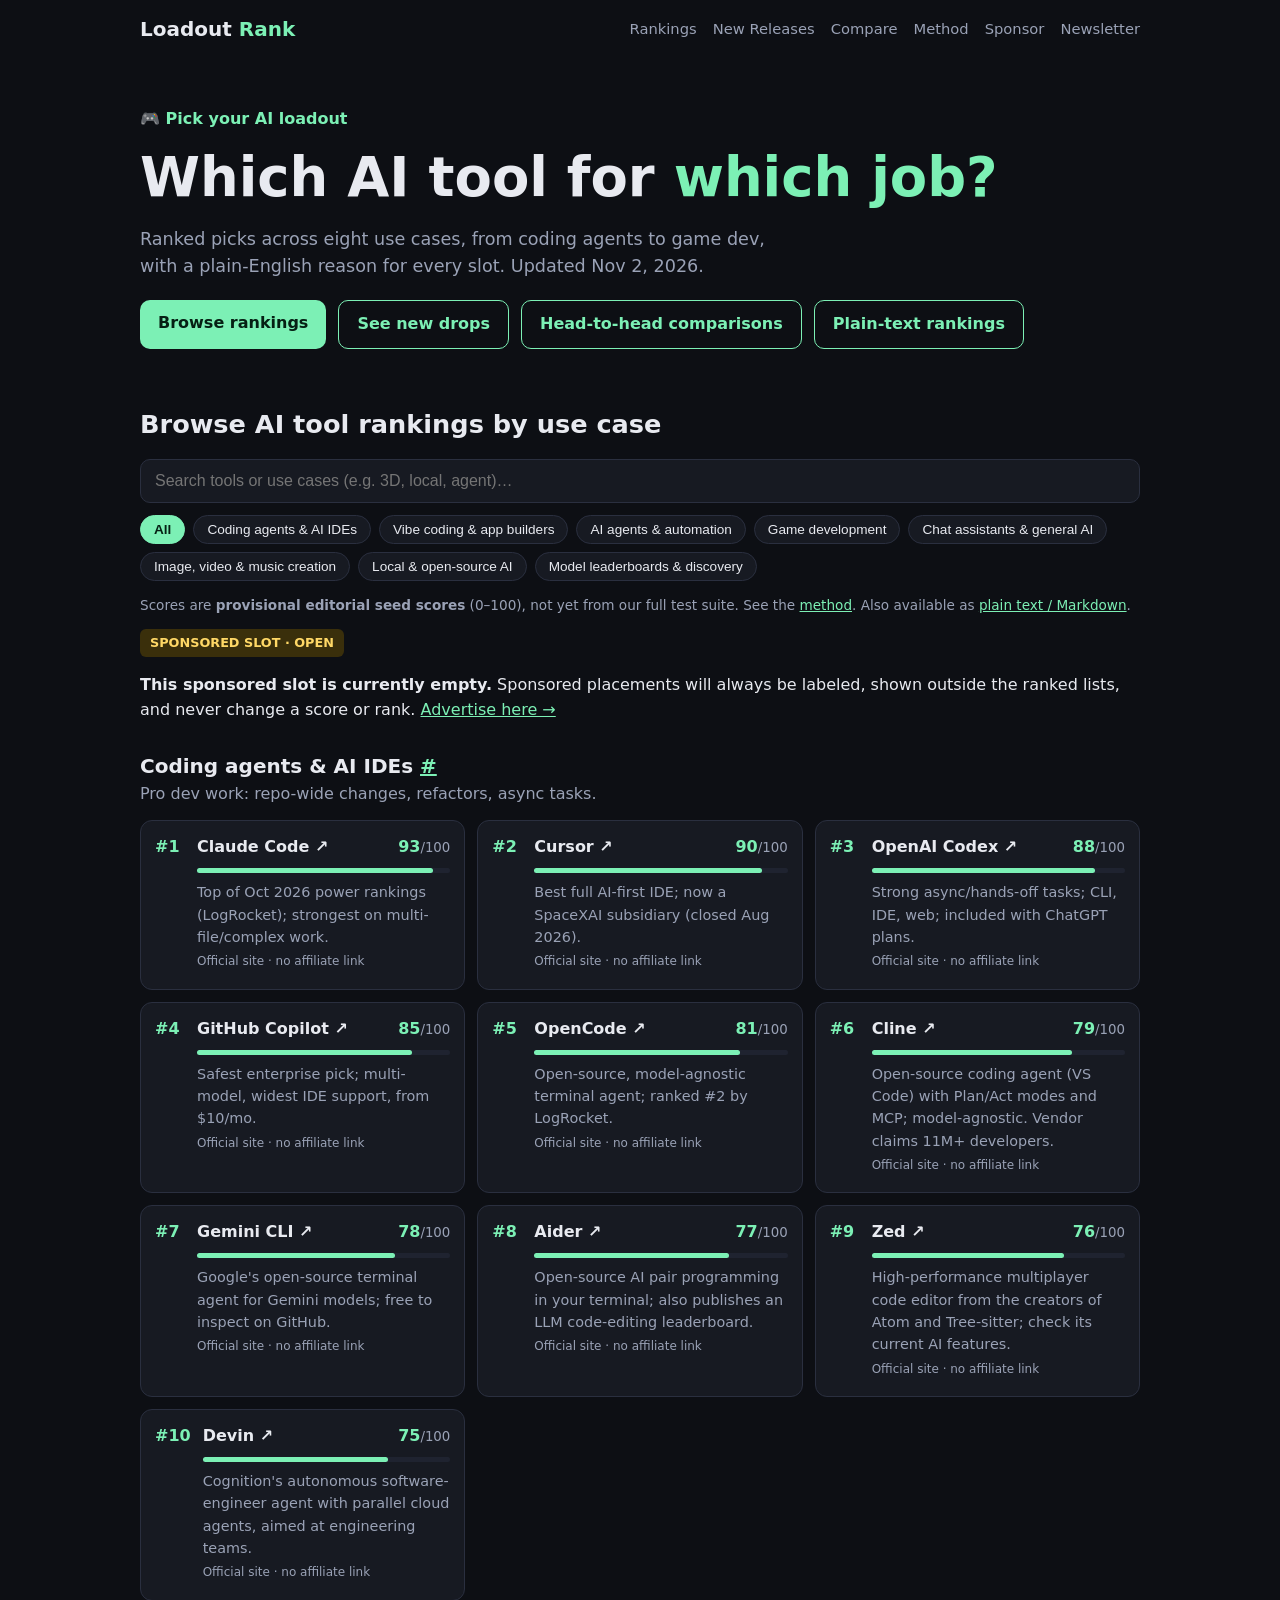
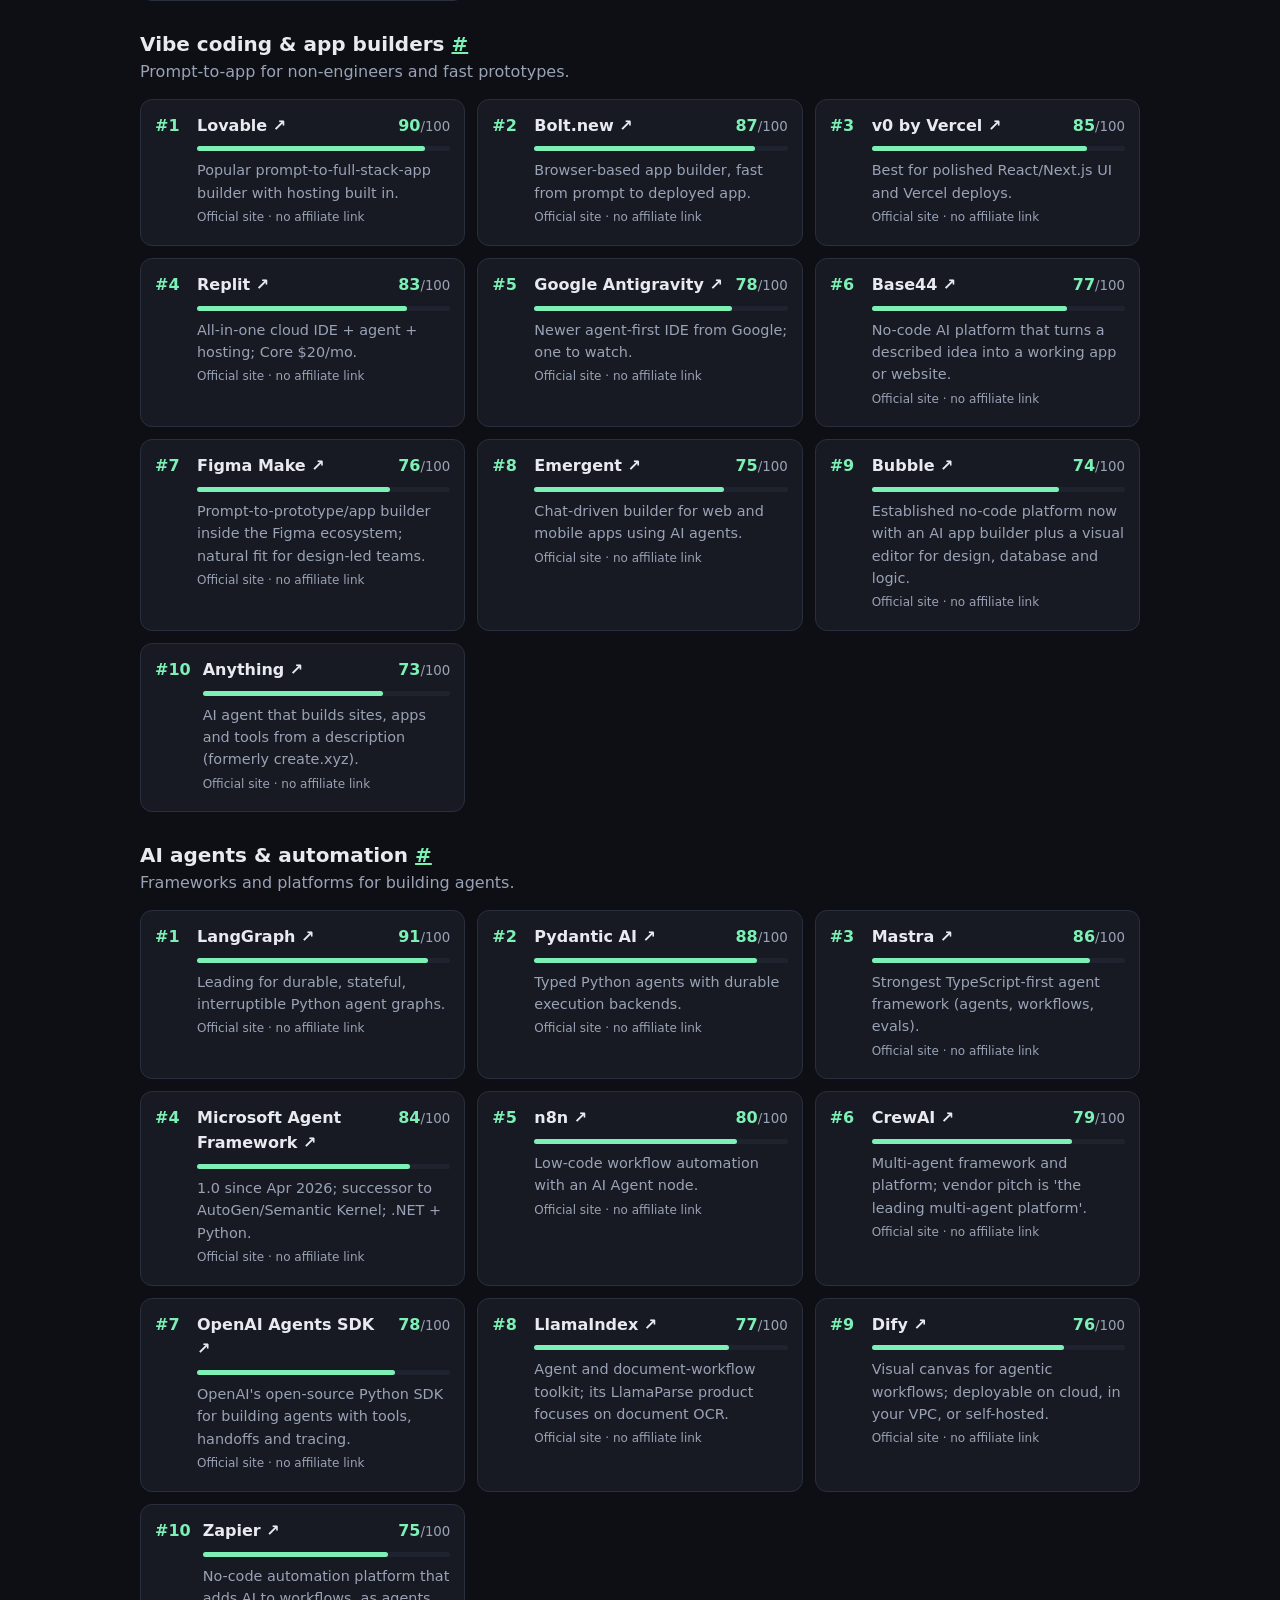
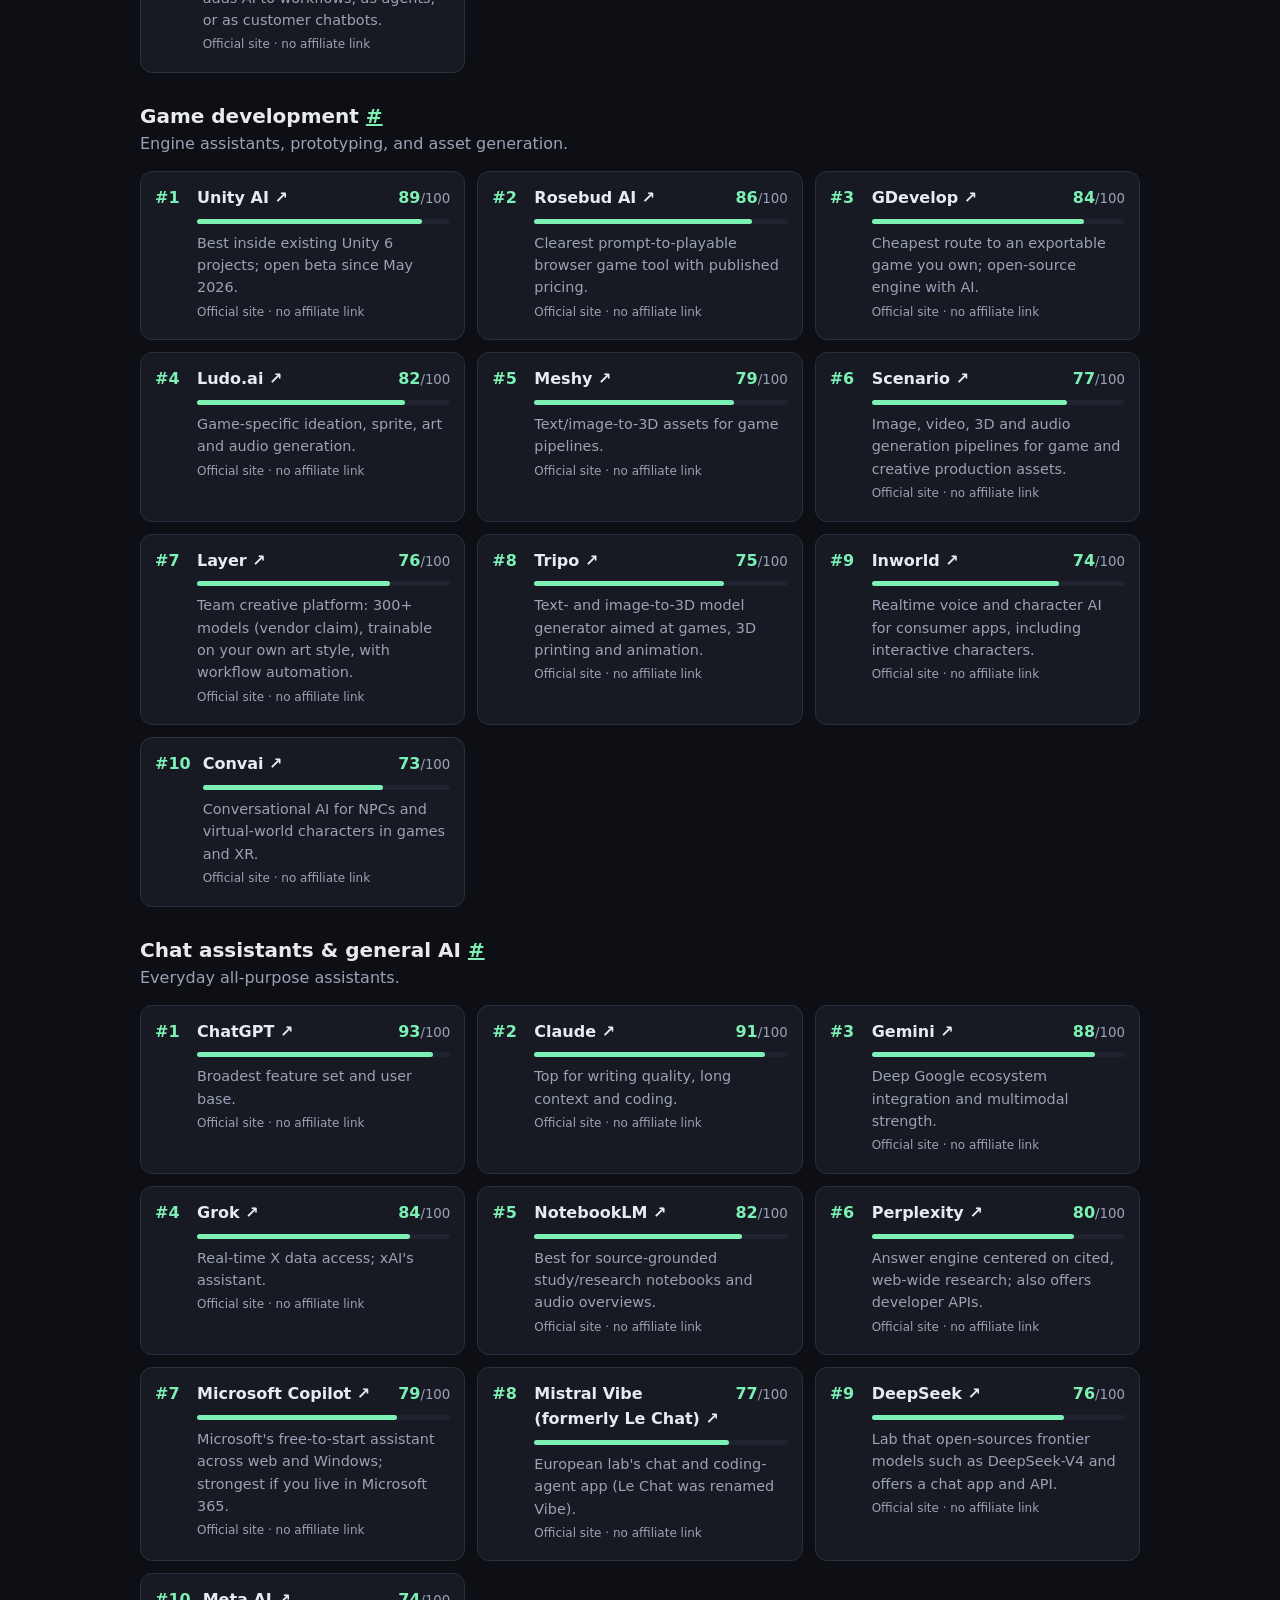
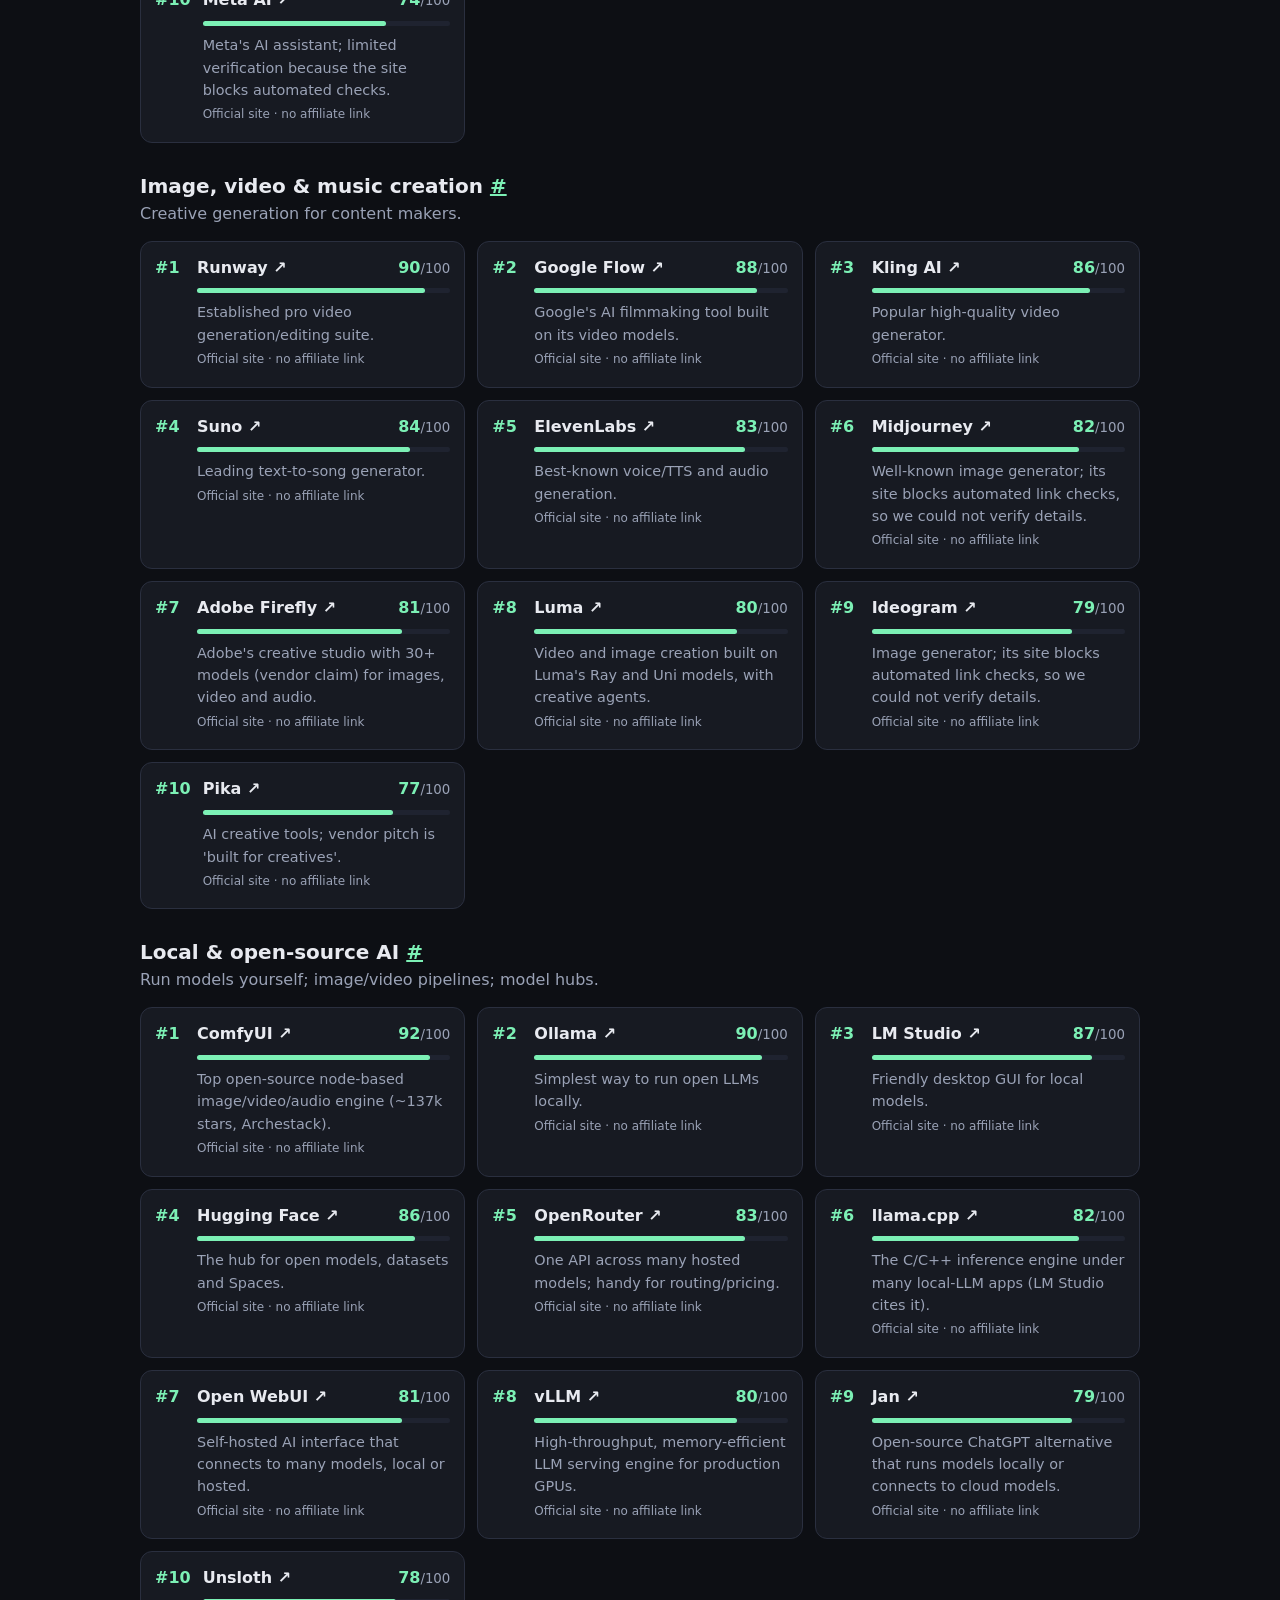
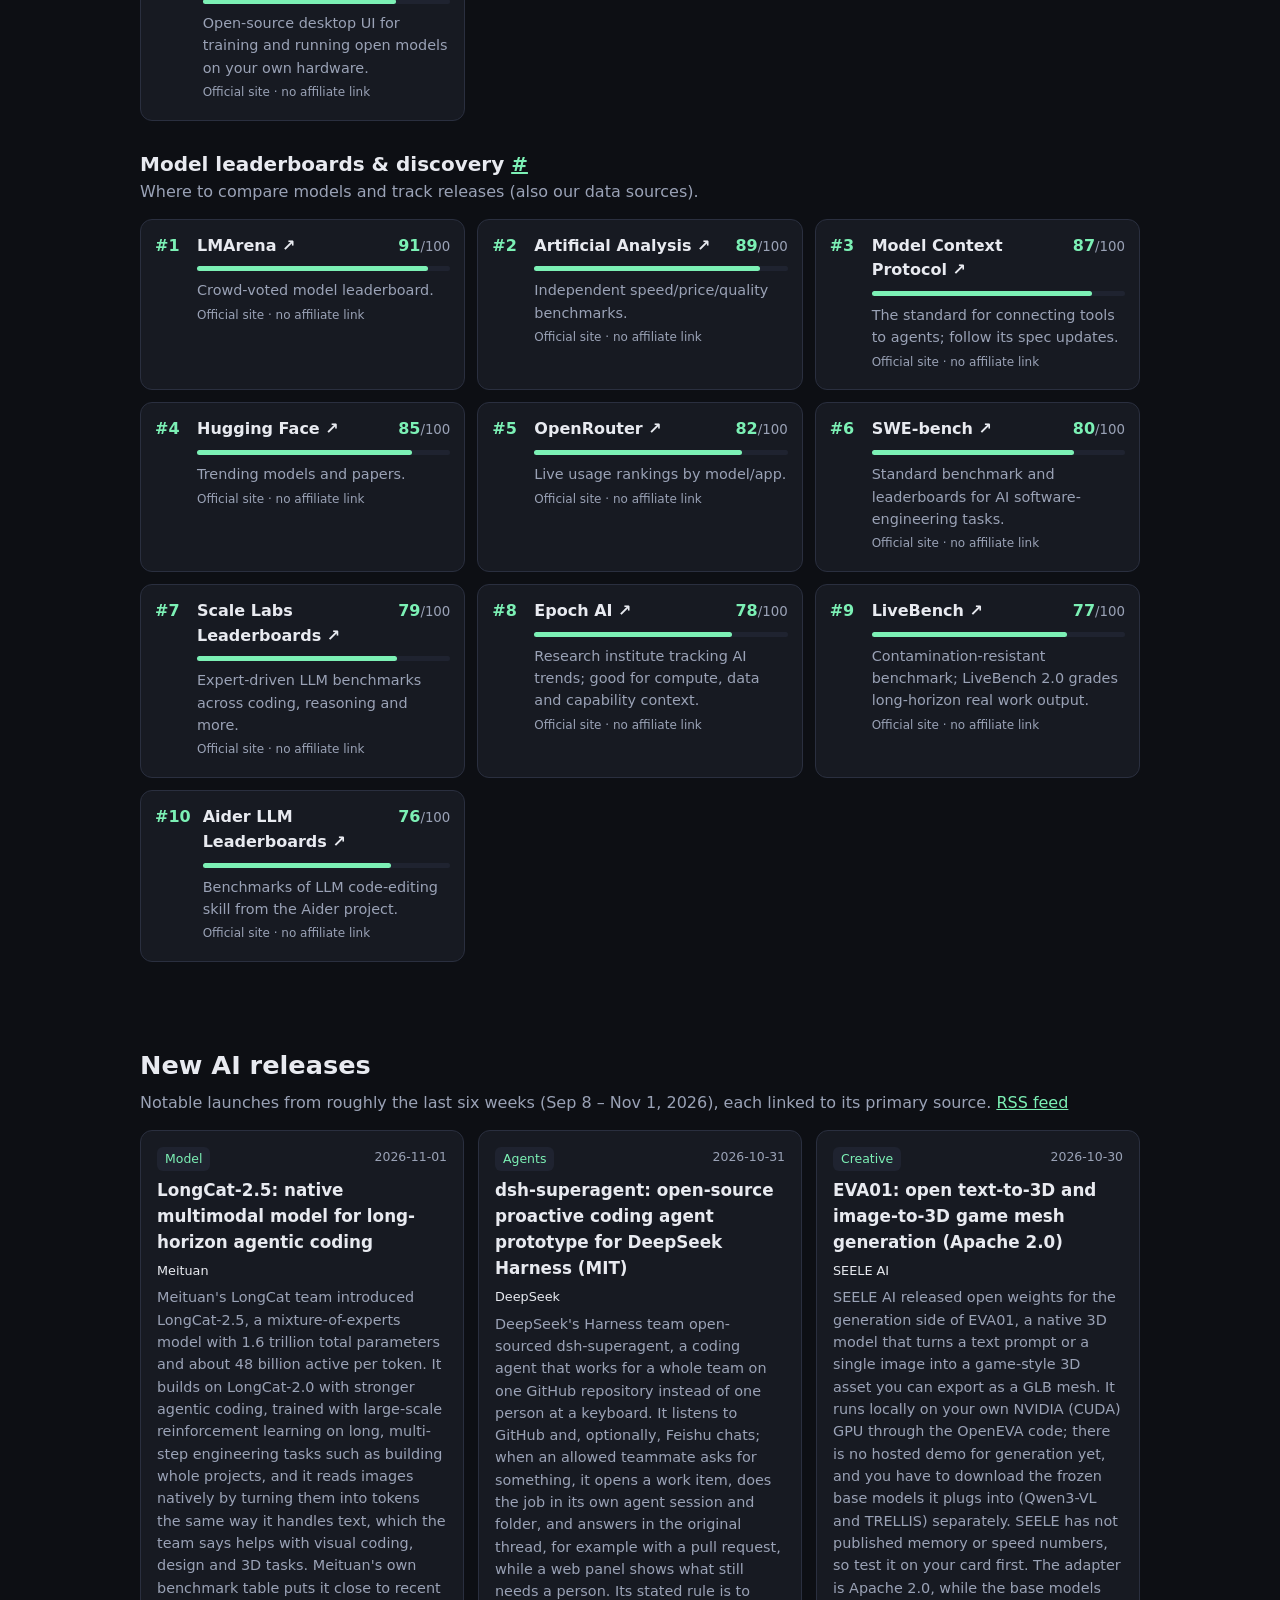
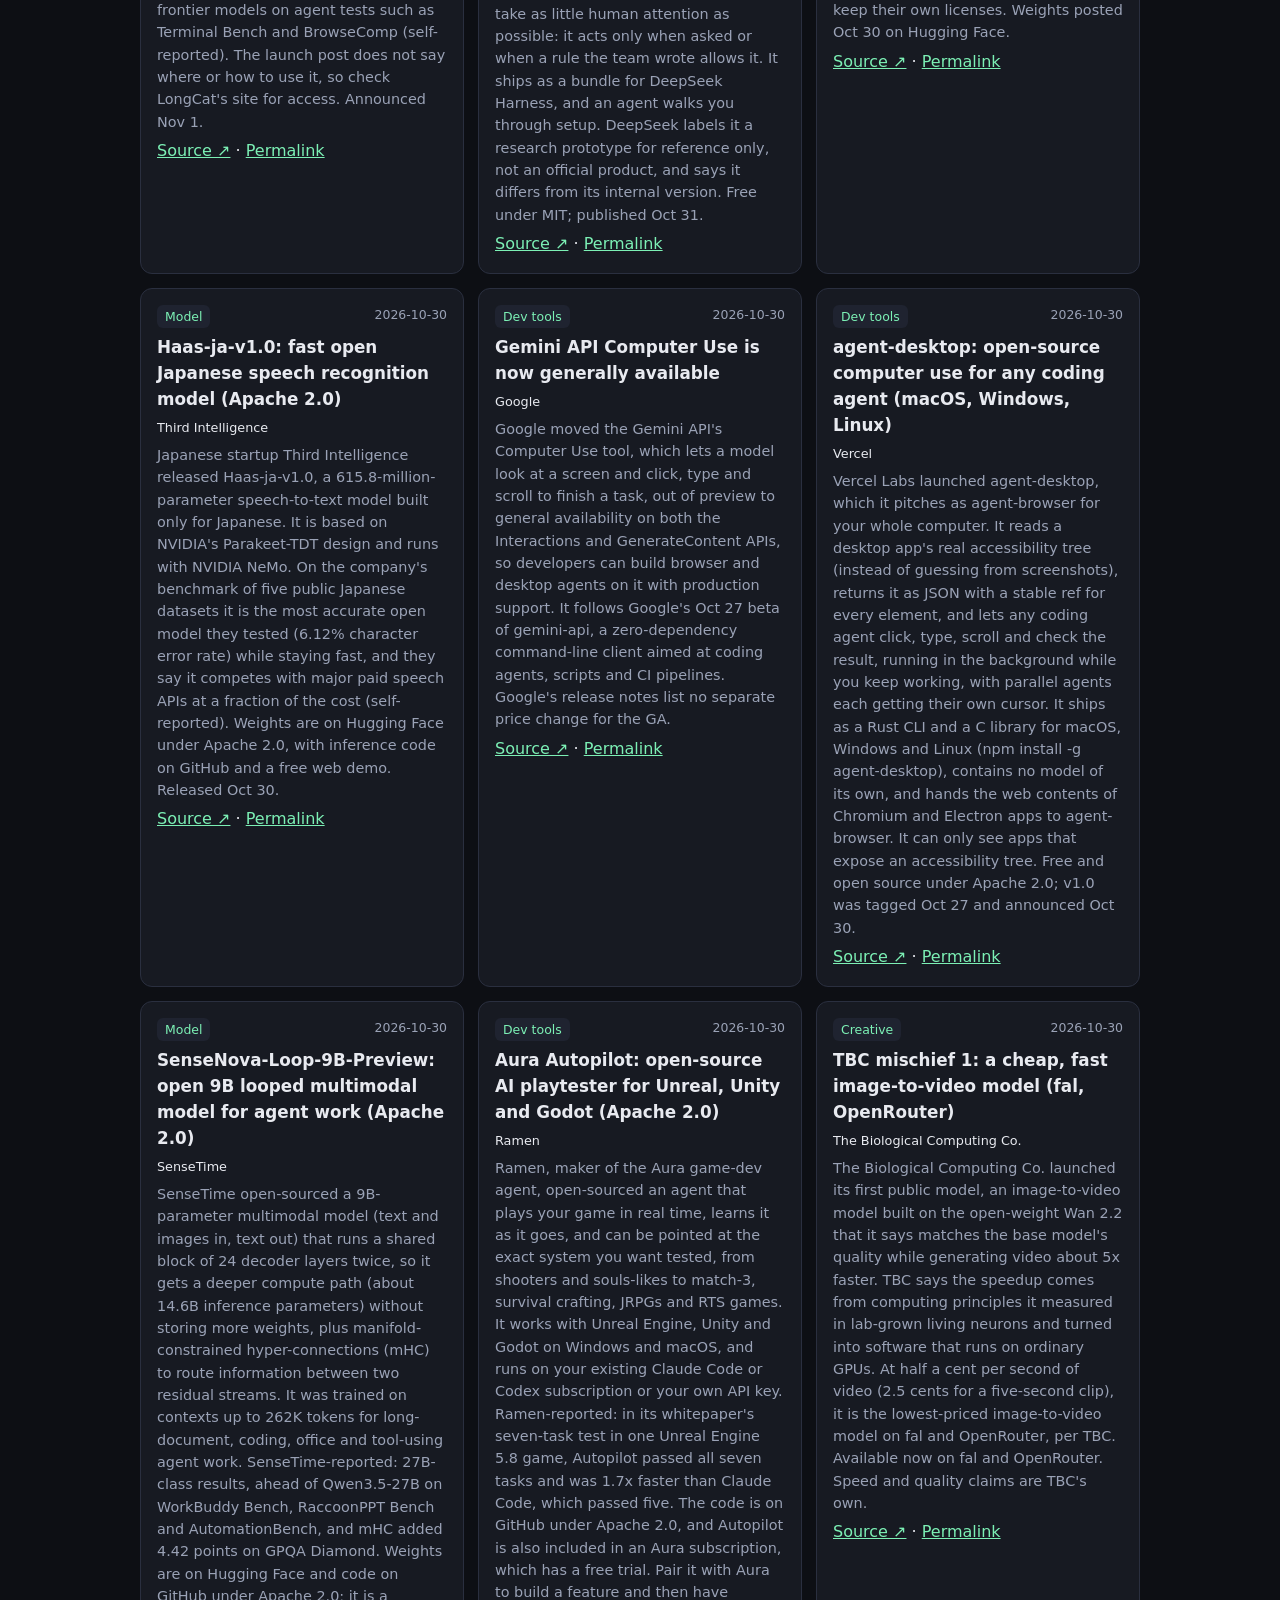
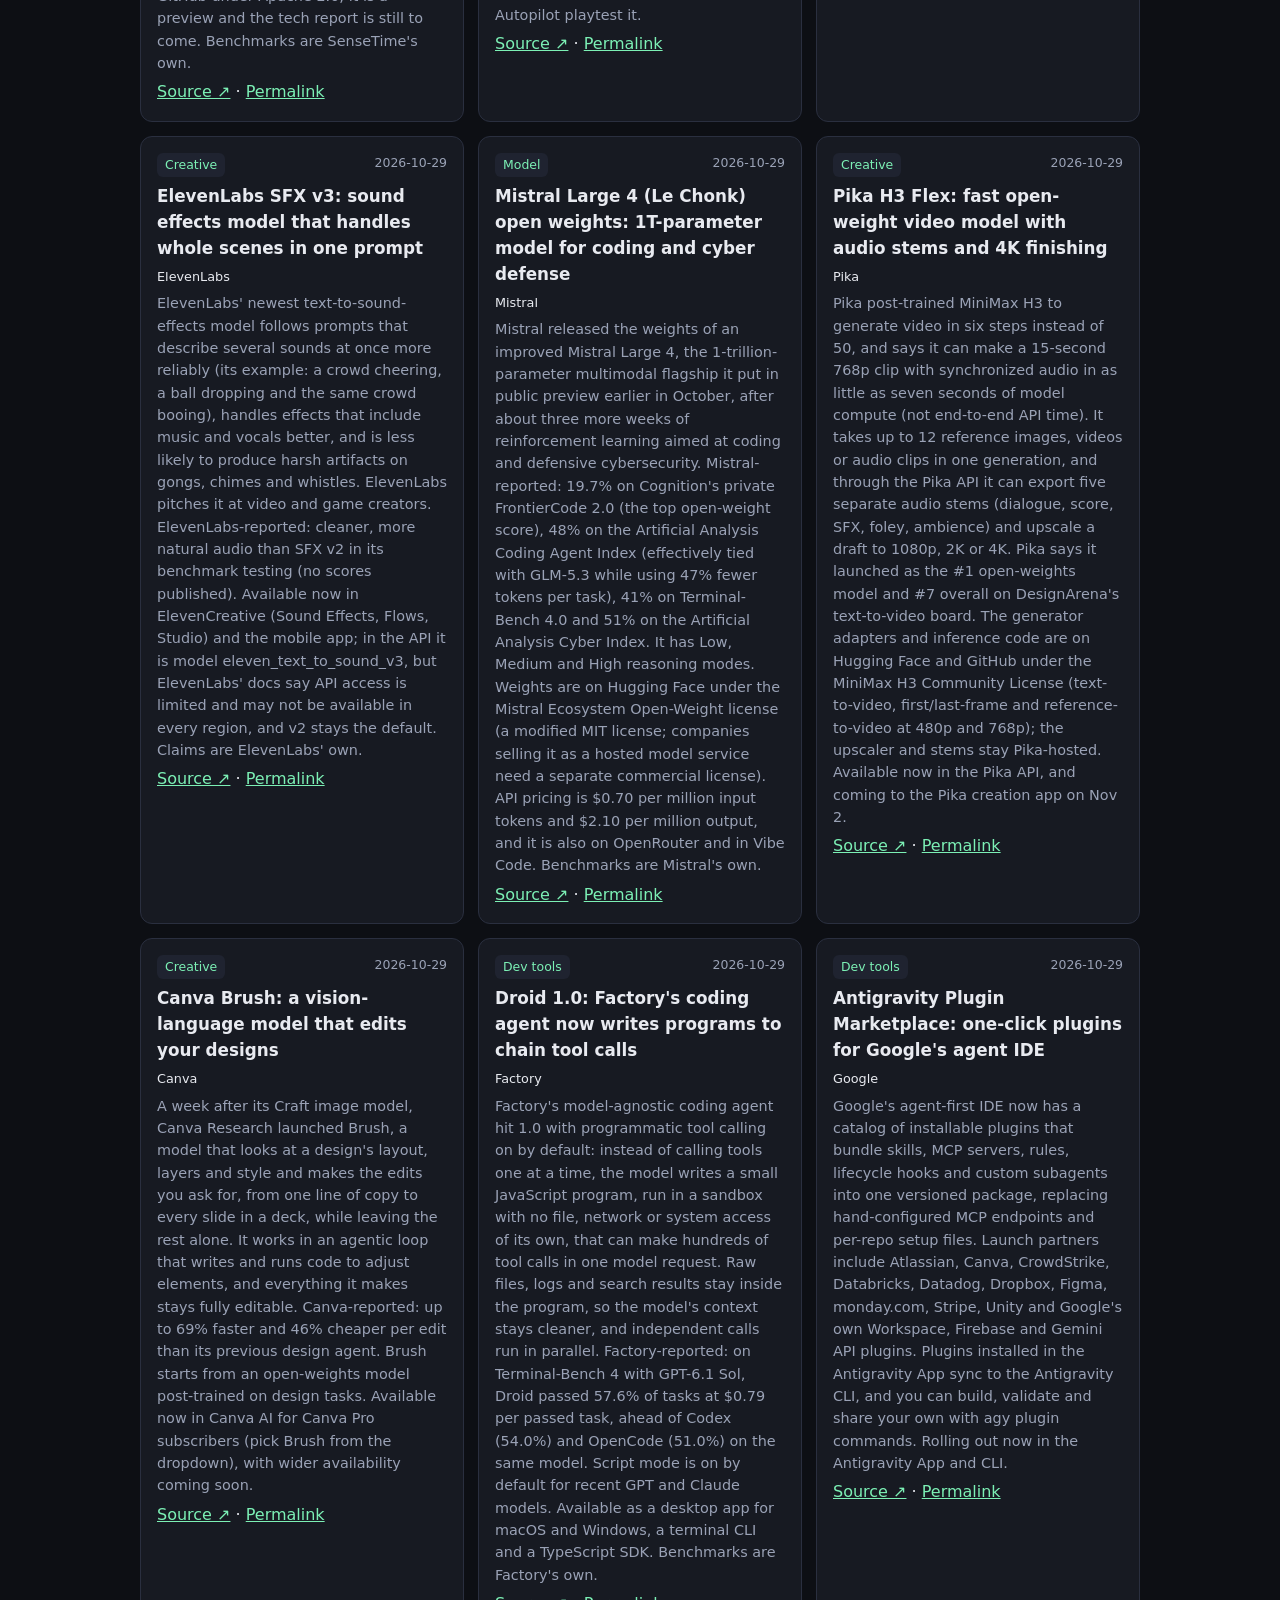
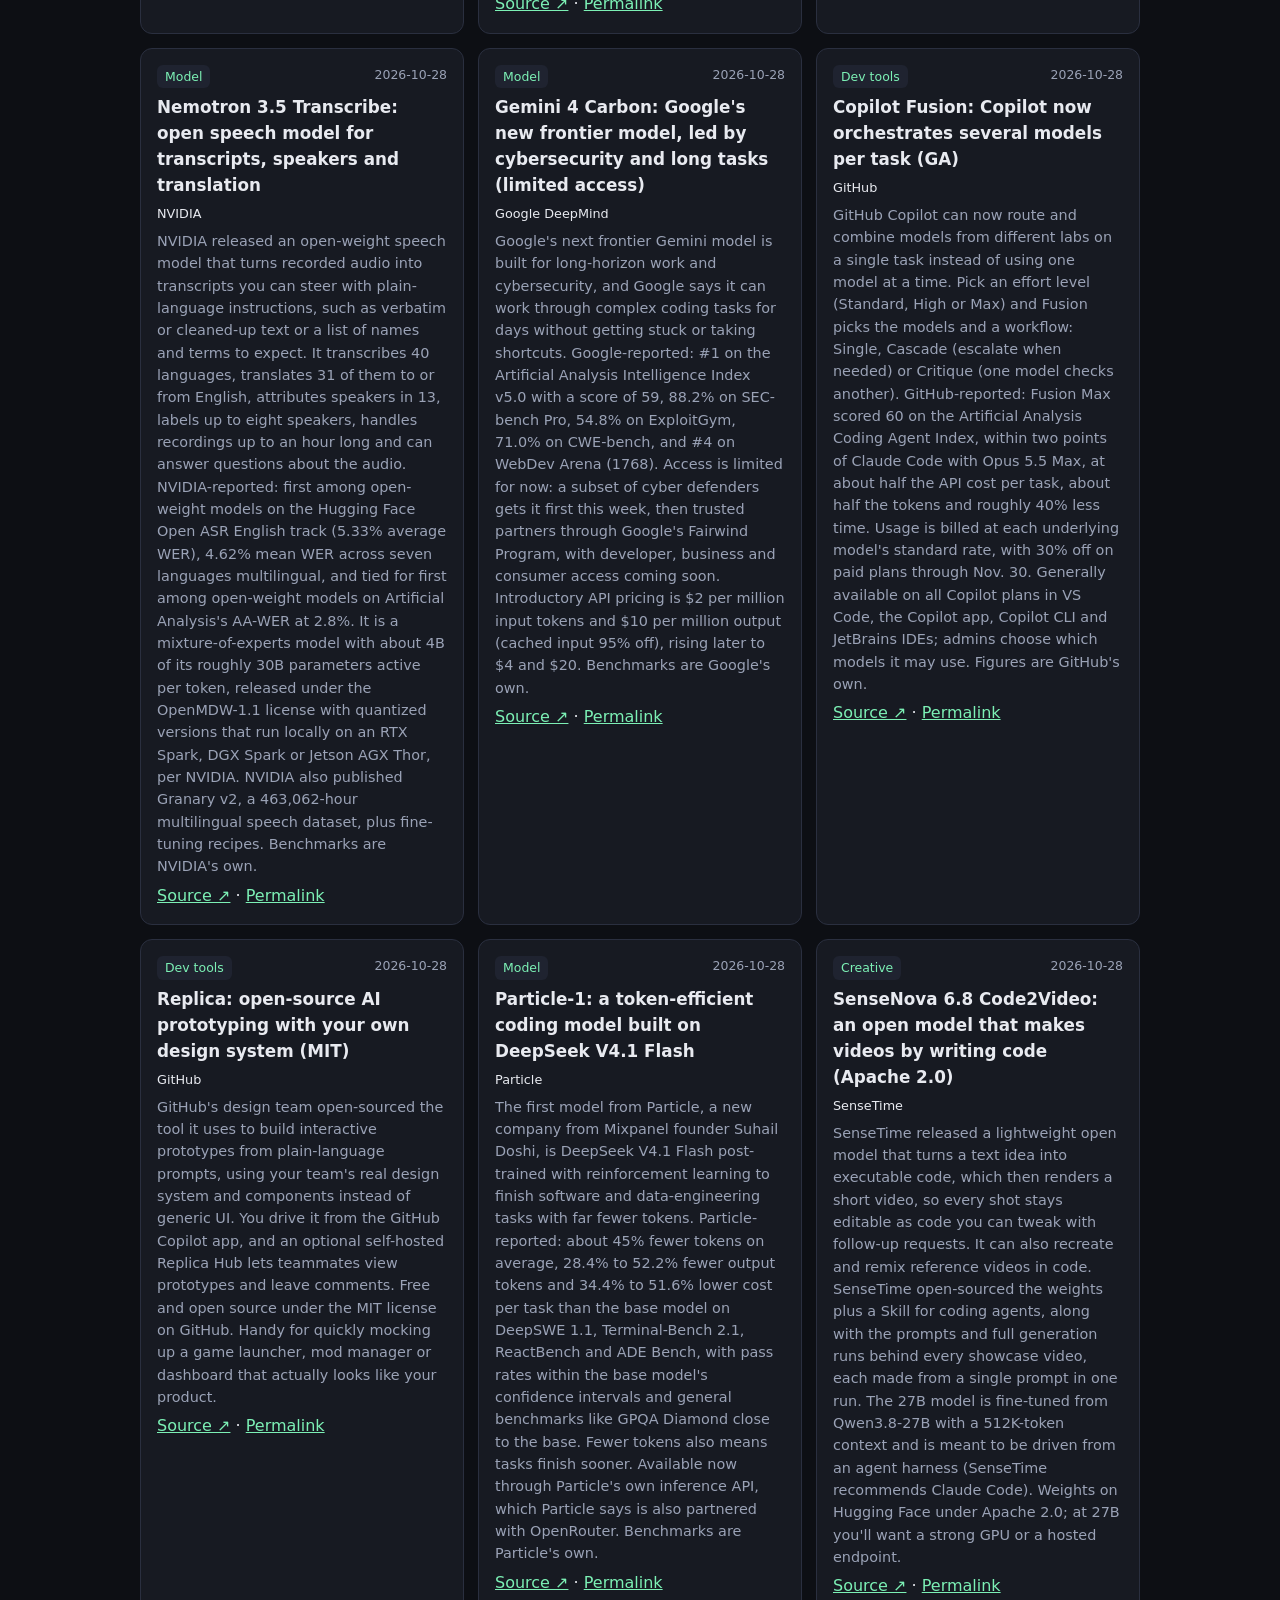
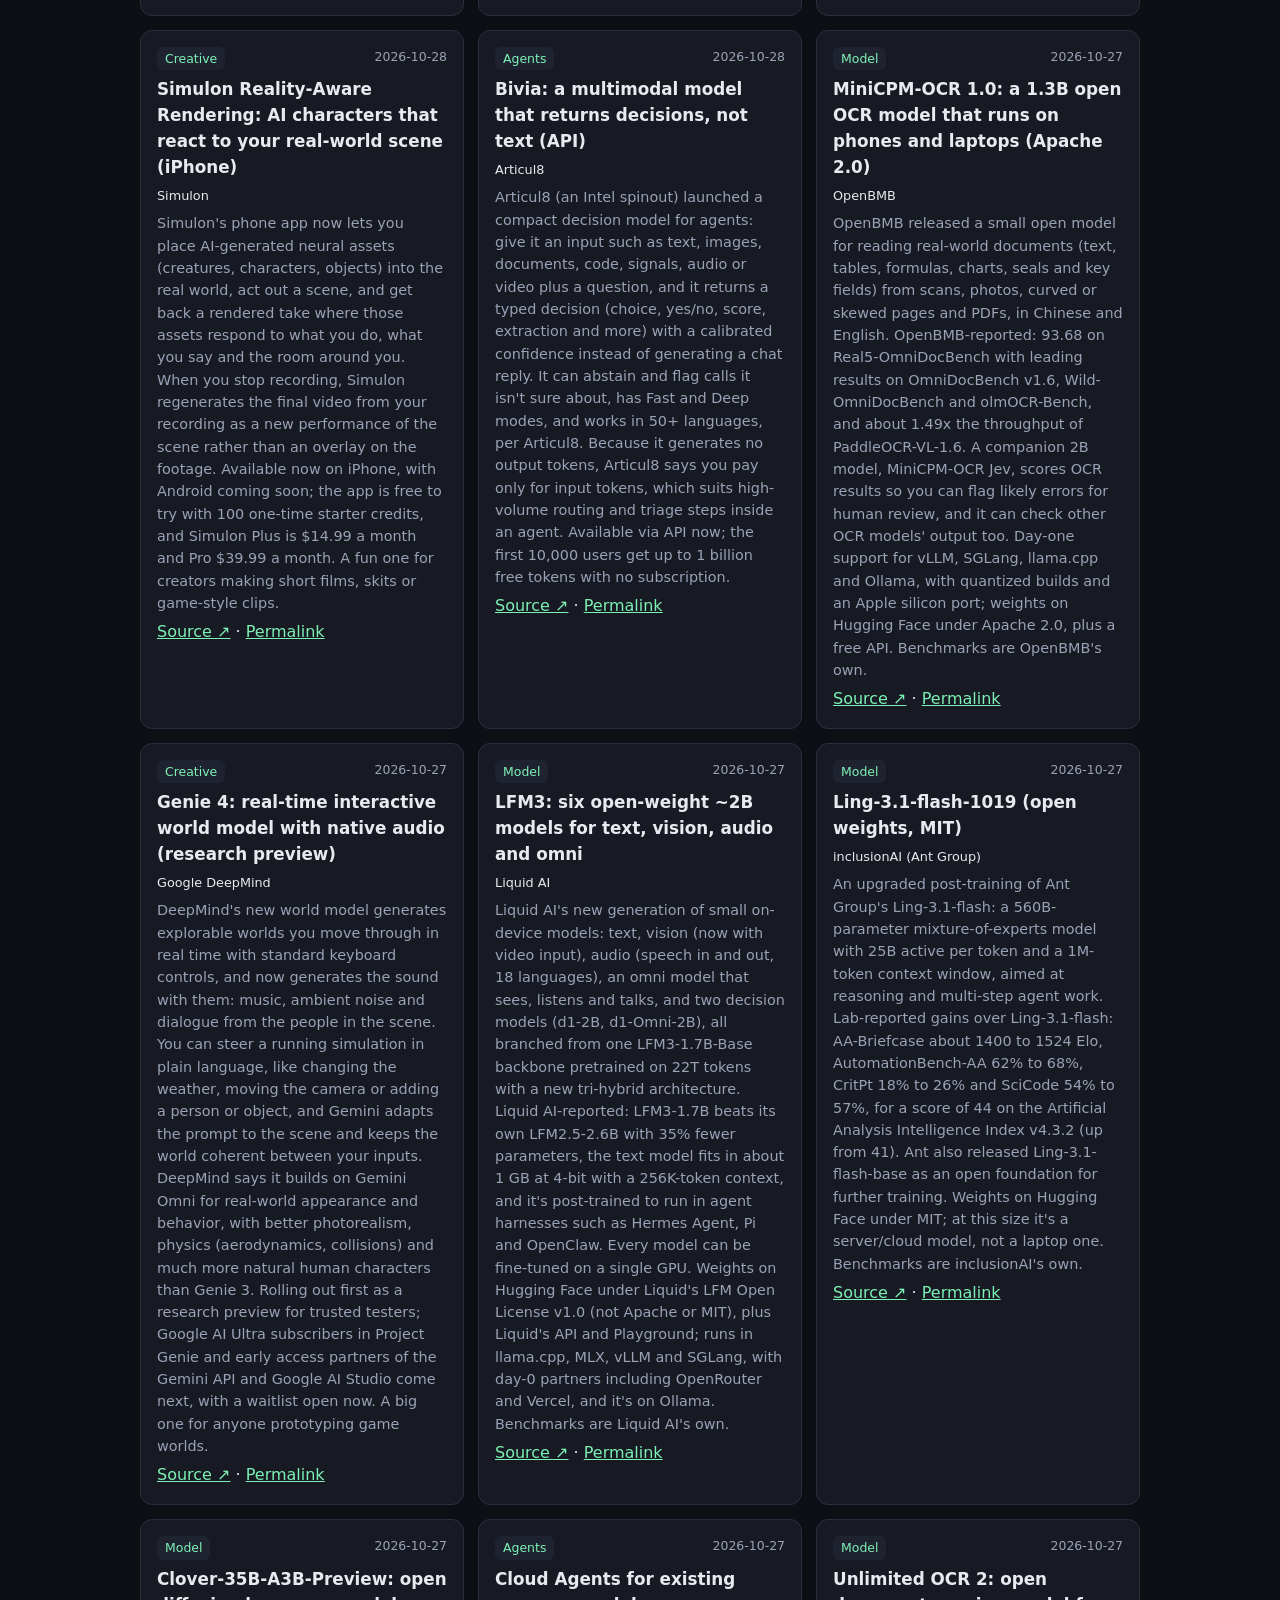
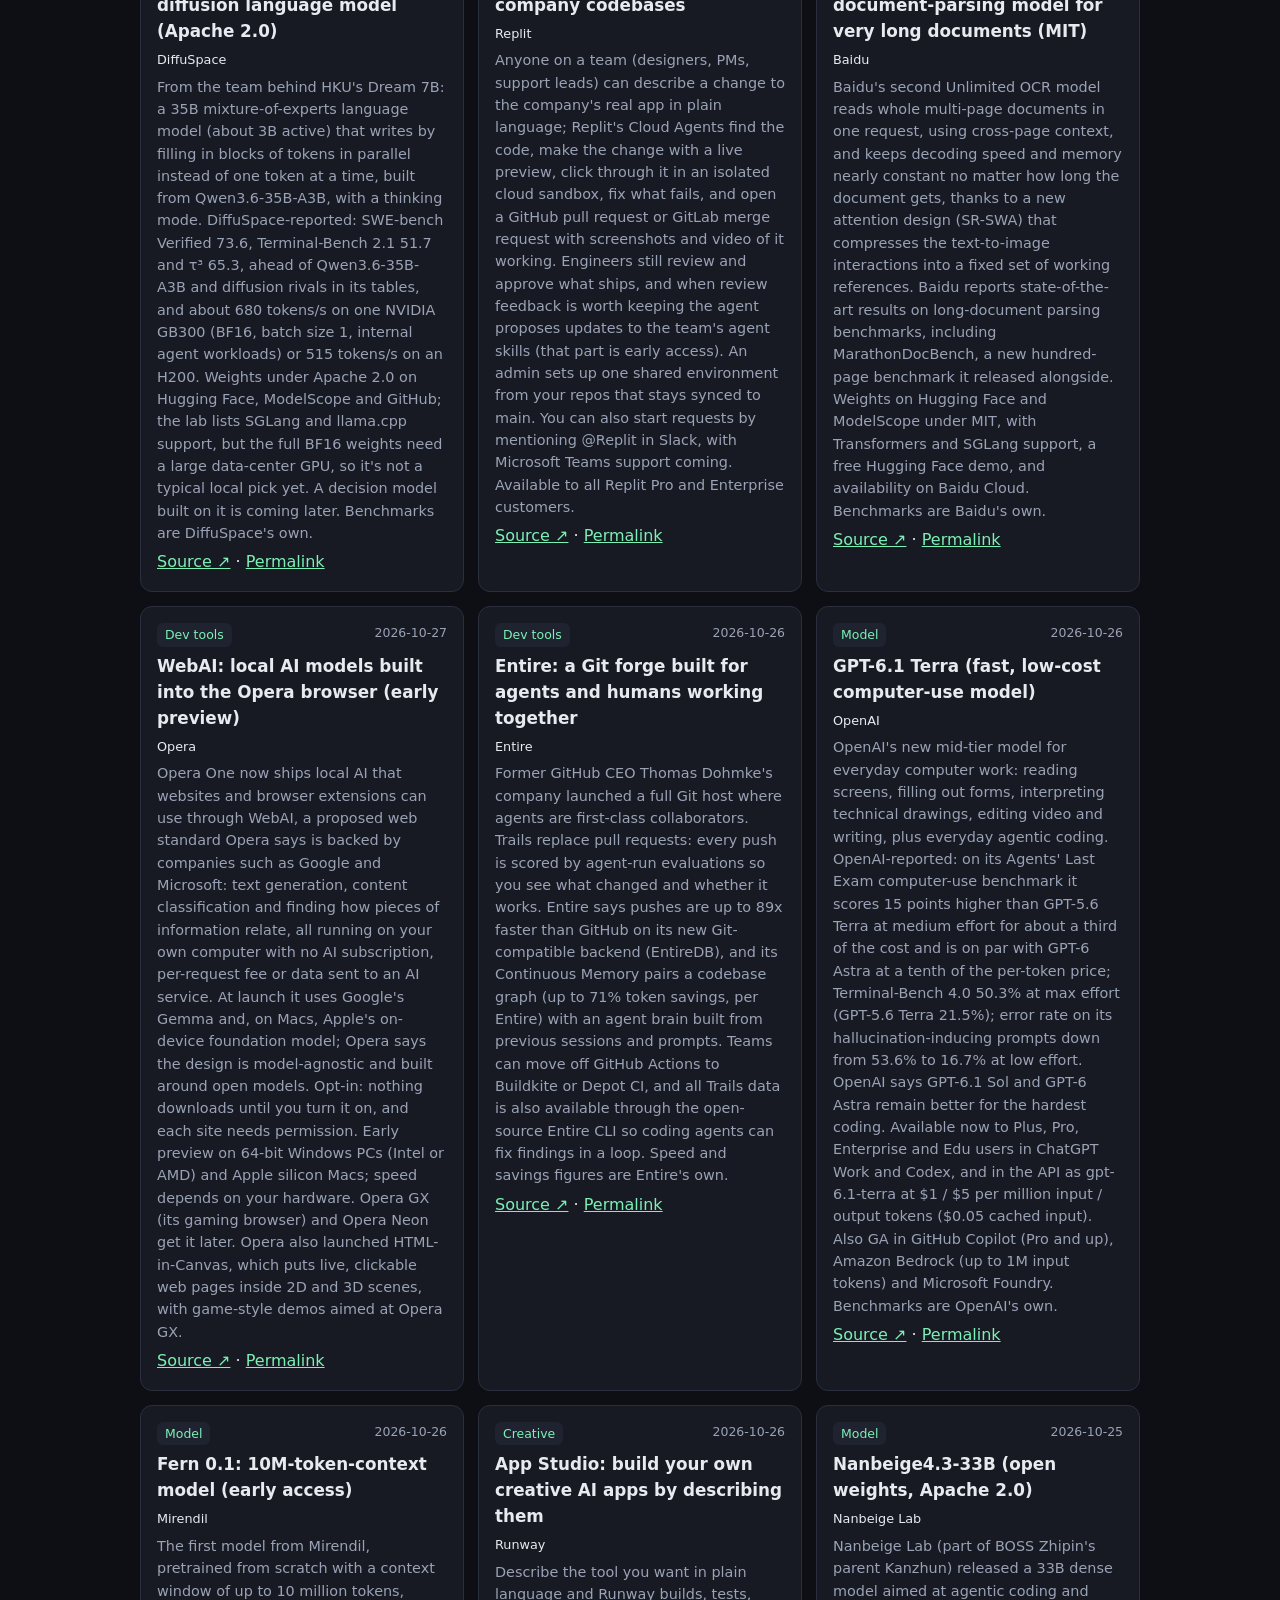
<file: index.html>
<!doctype html><html lang="en"><head><meta charset="utf-8"><meta name="viewport" content="width=device-width,initial-scale=1">
<title>Loadout Rank — Best AI Tools by Use Case (Nov 2026 Rankings)</title><meta name="description" content="Ranked AI tools across 8 use cases — coding agents, vibe coding, agents, game dev, chat, creative and local AI — plus new AI releases. Updated Nov 2, 2026."><meta name="theme-color" content="#0d0f14"><link rel="icon" href="favicon.svg" type="image/svg+xml"><link rel="icon" href="favicon-48.png" type="image/png" sizes="48x48"><link rel="apple-touch-icon" href="apple-touch-icon.png"><meta name="robots" content="index,follow,max-snippet:-1,max-image-preview:large">
<link rel="canonical" href="https://dlee8484.github.io/loadout-rank/"><link rel="alternate" type="text/markdown" href="https://dlee8484.github.io/loadout-rank/rankings.md" title="Rankings as Markdown"><link rel="sitemap" type="application/xml" href="https://dlee8484.github.io/loadout-rank/sitemap.xml"><link rel="alternate" type="application/rss+xml" href="https://dlee8484.github.io/loadout-rank/feed.xml" title="Loadout Rank: new AI releases"><link rel="alternate" type="application/json" href="https://dlee8484.github.io/loadout-rank/data.json" title="Loadout Rank data (JSON)">
<meta property="og:type" content="website"><meta property="og:site_name" content="Loadout Rank"><meta property="og:title" content="Loadout Rank — Best AI Tools by Use Case (Nov 2026 Rankings)"><meta property="og:description" content="Ranked AI tools across 8 use cases — coding agents, vibe coding, agents, game dev, chat, creative and local AI — plus new AI releases. Updated Nov 2, 2026."><meta property="og:url" content="https://dlee8484.github.io/loadout-rank/"><meta property="og:locale" content="en_US">
<meta name="twitter:card" content="summary_large_image"><meta name="twitter:image" content="https://dlee8484.github.io/loadout-rank/og-image.png"><meta property="og:image" content="https://dlee8484.github.io/loadout-rank/og-image.png"><meta property="og:image:width" content="1200"><meta property="og:image:height" content="630"><meta property="og:image:alt" content="Loadout Rank: best AI tools by use case"><meta name="twitter:title" content="Loadout Rank — Best AI Tools by Use Case (Nov 2026 Rankings)"><meta name="twitter:description" content="Ranked AI tools across 8 use cases — coding agents, vibe coding, agents, game dev, chat, creative and local AI — plus new AI releases. Updated Nov 2, 2026.">
<link rel="stylesheet" href="style.css"><script type="application/ld+json">{"@context": "https://schema.org", "@type": "Organization", "@id": "https://dlee8484.github.io/loadout-rank/#org", "name": "Loadout Rank", "url": "https://dlee8484.github.io/loadout-rank/", "description": "Independent AI tool rankings by use case and a dated, primary-sourced list of new AI releases.", "sameAs": ["https://x.com/LoadoutRank"]}</script><script type="application/ld+json">{"@context": "https://schema.org", "@type": "WebSite", "@id": "https://dlee8484.github.io/loadout-rank/#website", "name": "Loadout Rank", "url": "https://dlee8484.github.io/loadout-rank/", "description": "Ranked AI tools by use case plus the latest AI releases.", "inLanguage": "en", "publisher": {"@id": "https://dlee8484.github.io/loadout-rank/#org"}}</script><script type="application/ld+json">{"@context": "https://schema.org", "@type": "ItemList", "@id": "https://dlee8484.github.io/loadout-rank/#rankings", "name": "Loadout Rank AI tool rankings by use case", "description": "Provisional editorial rankings of AI tools in 8 categories (10 tools each). Updated Nov 2, 2026.", "dateModified": "2026-11-02", "numberOfItems": 80, "itemListOrder": "https://schema.org/ItemListOrderAscending", "itemListElement": [{"@type": "ListItem", "position": 1, "name": "Claude Code (#1, Coding agents & AI IDEs)", "url": "https://dlee8484.github.io/loadout-rank/#coding-agents-ai-ides"}, {"@type": "ListItem", "position": 2, "name": "Cursor (#2, Coding agents & AI IDEs)", "url": "https://dlee8484.github.io/loadout-rank/#coding-agents-ai-ides"}, {"@type": "ListItem", "position": 3, "name": "OpenAI Codex (#3, Coding agents & AI IDEs)", "url": "https://dlee8484.github.io/loadout-rank/#coding-agents-ai-ides"}, {"@type": "ListItem", "position": 4, "name": "GitHub Copilot (#4, Coding agents & AI IDEs)", "url": "https://dlee8484.github.io/loadout-rank/#coding-agents-ai-ides"}, {"@type": "ListItem", "position": 5, "name": "OpenCode (#5, Coding agents & AI IDEs)", "url": "https://dlee8484.github.io/loadout-rank/#coding-agents-ai-ides"}, {"@type": "ListItem", "position": 6, "name": "Cline (#6, Coding agents & AI IDEs)", "url": "https://dlee8484.github.io/loadout-rank/#coding-agents-ai-ides"}, {"@type": "ListItem", "position": 7, "name": "Gemini CLI (#7, Coding agents & AI IDEs)", "url": "https://dlee8484.github.io/loadout-rank/#coding-agents-ai-ides"}, {"@type": "ListItem", "position": 8, "name": "Aider (#8, Coding agents & AI IDEs)", "url": "https://dlee8484.github.io/loadout-rank/#coding-agents-ai-ides"}, {"@type": "ListItem", "position": 9, "name": "Zed (#9, Coding agents & AI IDEs)", "url": "https://dlee8484.github.io/loadout-rank/#coding-agents-ai-ides"}, {"@type": "ListItem", "position": 10, "name": "Devin (#10, Coding agents & AI IDEs)", "url": "https://dlee8484.github.io/loadout-rank/#coding-agents-ai-ides"}, {"@type": "ListItem", "position": 11, "name": "Lovable (#1, Vibe coding & app builders)", "url": "https://dlee8484.github.io/loadout-rank/#vibe-coding-app-builders"}, {"@type": "ListItem", "position": 12, "name": "Bolt.new (#2, Vibe coding & app builders)", "url": "https://dlee8484.github.io/loadout-rank/#vibe-coding-app-builders"}, {"@type": "ListItem", "position": 13, "name": "v0 by Vercel (#3, Vibe coding & app builders)", "url": "https://dlee8484.github.io/loadout-rank/#vibe-coding-app-builders"}, {"@type": "ListItem", "position": 14, "name": "Replit (#4, Vibe coding & app builders)", "url": "https://dlee8484.github.io/loadout-rank/#vibe-coding-app-builders"}, {"@type": "ListItem", "position": 15, "name": "Google Antigravity (#5, Vibe coding & app builders)", "url": "https://dlee8484.github.io/loadout-rank/#vibe-coding-app-builders"}, {"@type": "ListItem", "position": 16, "name": "Base44 (#6, Vibe coding & app builders)", "url": "https://dlee8484.github.io/loadout-rank/#vibe-coding-app-builders"}, {"@type": "ListItem", "position": 17, "name": "Figma Make (#7, Vibe coding & app builders)", "url": "https://dlee8484.github.io/loadout-rank/#vibe-coding-app-builders"}, {"@type": "ListItem", "position": 18, "name": "Emergent (#8, Vibe coding & app builders)", "url": "https://dlee8484.github.io/loadout-rank/#vibe-coding-app-builders"}, {"@type": "ListItem", "position": 19, "name": "Bubble (#9, Vibe coding & app builders)", "url": "https://dlee8484.github.io/loadout-rank/#vibe-coding-app-builders"}, {"@type": "ListItem", "position": 20, "name": "Anything (#10, Vibe coding & app builders)", "url": "https://dlee8484.github.io/loadout-rank/#vibe-coding-app-builders"}, {"@type": "ListItem", "position": 21, "name": "LangGraph (#1, AI agents & automation)", "url": "https://dlee8484.github.io/loadout-rank/#ai-agents-automation"}, {"@type": "ListItem", "position": 22, "name": "Pydantic AI (#2, AI agents & automation)", "url": "https://dlee8484.github.io/loadout-rank/#ai-agents-automation"}, {"@type": "ListItem", "position": 23, "name": "Mastra (#3, AI agents & automation)", "url": "https://dlee8484.github.io/loadout-rank/#ai-agents-automation"}, {"@type": "ListItem", "position": 24, "name": "Microsoft Agent Framework (#4, AI agents & automation)", "url": "https://dlee8484.github.io/loadout-rank/#ai-agents-automation"}, {"@type": "ListItem", "position": 25, "name": "n8n (#5, AI agents & automation)", "url": "https://dlee8484.github.io/loadout-rank/#ai-agents-automation"}, {"@type": "ListItem", "position": 26, "name": "CrewAI (#6, AI agents & automation)", "url": "https://dlee8484.github.io/loadout-rank/#ai-agents-automation"}, {"@type": "ListItem", "position": 27, "name": "OpenAI Agents SDK (#7, AI agents & automation)", "url": "https://dlee8484.github.io/loadout-rank/#ai-agents-automation"}, {"@type": "ListItem", "position": 28, "name": "LlamaIndex (#8, AI agents & automation)", "url": "https://dlee8484.github.io/loadout-rank/#ai-agents-automation"}, {"@type": "ListItem", "position": 29, "name": "Dify (#9, AI agents & automation)", "url": "https://dlee8484.github.io/loadout-rank/#ai-agents-automation"}, {"@type": "ListItem", "position": 30, "name": "Zapier (#10, AI agents & automation)", "url": "https://dlee8484.github.io/loadout-rank/#ai-agents-automation"}, {"@type": "ListItem", "position": 31, "name": "Unity AI (#1, Game development)", "url": "https://dlee8484.github.io/loadout-rank/#game-development"}, {"@type": "ListItem", "position": 32, "name": "Rosebud AI (#2, Game development)", "url": "https://dlee8484.github.io/loadout-rank/#game-development"}, {"@type": "ListItem", "position": 33, "name": "GDevelop (#3, Game development)", "url": "https://dlee8484.github.io/loadout-rank/#game-development"}, {"@type": "ListItem", "position": 34, "name": "Ludo.ai (#4, Game development)", "url": "https://dlee8484.github.io/loadout-rank/#game-development"}, {"@type": "ListItem", "position": 35, "name": "Meshy (#5, Game development)", "url": "https://dlee8484.github.io/loadout-rank/#game-development"}, {"@type": "ListItem", "position": 36, "name": "Scenario (#6, Game development)", "url": "https://dlee8484.github.io/loadout-rank/#game-development"}, {"@type": "ListItem", "position": 37, "name": "Layer (#7, Game development)", "url": "https://dlee8484.github.io/loadout-rank/#game-development"}, {"@type": "ListItem", "position": 38, "name": "Tripo (#8, Game development)", "url": "https://dlee8484.github.io/loadout-rank/#game-development"}, {"@type": "ListItem", "position": 39, "name": "Inworld (#9, Game development)", "url": "https://dlee8484.github.io/loadout-rank/#game-development"}, {"@type": "ListItem", "position": 40, "name": "Convai (#10, Game development)", "url": "https://dlee8484.github.io/loadout-rank/#game-development"}, {"@type": "ListItem", "position": 41, "name": "ChatGPT (#1, Chat assistants & general AI)", "url": "https://dlee8484.github.io/loadout-rank/#chat-assistants-general-ai"}, {"@type": "ListItem", "position": 42, "name": "Claude (#2, Chat assistants & general AI)", "url": "https://dlee8484.github.io/loadout-rank/#chat-assistants-general-ai"}, {"@type": "ListItem", "position": 43, "name": "Gemini (#3, Chat assistants & general AI)", "url": "https://dlee8484.github.io/loadout-rank/#chat-assistants-general-ai"}, {"@type": "ListItem", "position": 44, "name": "Grok (#4, Chat assistants & general AI)", "url": "https://dlee8484.github.io/loadout-rank/#chat-assistants-general-ai"}, {"@type": "ListItem", "position": 45, "name": "NotebookLM (#5, Chat assistants & general AI)", "url": "https://dlee8484.github.io/loadout-rank/#chat-assistants-general-ai"}, {"@type": "ListItem", "position": 46, "name": "Perplexity (#6, Chat assistants & general AI)", "url": "https://dlee8484.github.io/loadout-rank/#chat-assistants-general-ai"}, {"@type": "ListItem", "position": 47, "name": "Microsoft Copilot (#7, Chat assistants & general AI)", "url": "https://dlee8484.github.io/loadout-rank/#chat-assistants-general-ai"}, {"@type": "ListItem", "position": 48, "name": "Mistral Vibe (formerly Le Chat) (#8, Chat assistants & general AI)", "url": "https://dlee8484.github.io/loadout-rank/#chat-assistants-general-ai"}, {"@type": "ListItem", "position": 49, "name": "DeepSeek (#9, Chat assistants & general AI)", "url": "https://dlee8484.github.io/loadout-rank/#chat-assistants-general-ai"}, {"@type": "ListItem", "position": 50, "name": "Meta AI (#10, Chat assistants & general AI)", "url": "https://dlee8484.github.io/loadout-rank/#chat-assistants-general-ai"}, {"@type": "ListItem", "position": 51, "name": "Runway (#1, Image, video & music creation)", "url": "https://dlee8484.github.io/loadout-rank/#image-video-music-creation"}, {"@type": "ListItem", "position": 52, "name": "Google Flow (#2, Image, video & music creation)", "url": "https://dlee8484.github.io/loadout-rank/#image-video-music-creation"}, {"@type": "ListItem", "position": 53, "name": "Kling AI (#3, Image, video & music creation)", "url": "https://dlee8484.github.io/loadout-rank/#image-video-music-creation"}, {"@type": "ListItem", "position": 54, "name": "Suno (#4, Image, video & music creation)", "url": "https://dlee8484.github.io/loadout-rank/#image-video-music-creation"}, {"@type": "ListItem", "position": 55, "name": "ElevenLabs (#5, Image, video & music creation)", "url": "https://dlee8484.github.io/loadout-rank/#image-video-music-creation"}, {"@type": "ListItem", "position": 56, "name": "Midjourney (#6, Image, video & music creation)", "url": "https://dlee8484.github.io/loadout-rank/#image-video-music-creation"}, {"@type": "ListItem", "position": 57, "name": "Adobe Firefly (#7, Image, video & music creation)", "url": "https://dlee8484.github.io/loadout-rank/#image-video-music-creation"}, {"@type": "ListItem", "position": 58, "name": "Luma (#8, Image, video & music creation)", "url": "https://dlee8484.github.io/loadout-rank/#image-video-music-creation"}, {"@type": "ListItem", "position": 59, "name": "Ideogram (#9, Image, video & music creation)", "url": "https://dlee8484.github.io/loadout-rank/#image-video-music-creation"}, {"@type": "ListItem", "position": 60, "name": "Pika (#10, Image, video & music creation)", "url": "https://dlee8484.github.io/loadout-rank/#image-video-music-creation"}, {"@type": "ListItem", "position": 61, "name": "ComfyUI (#1, Local & open-source AI)", "url": "https://dlee8484.github.io/loadout-rank/#local-open-source-ai"}, {"@type": "ListItem", "position": 62, "name": "Ollama (#2, Local & open-source AI)", "url": "https://dlee8484.github.io/loadout-rank/#local-open-source-ai"}, {"@type": "ListItem", "position": 63, "name": "LM Studio (#3, Local & open-source AI)", "url": "https://dlee8484.github.io/loadout-rank/#local-open-source-ai"}, {"@type": "ListItem", "position": 64, "name": "Hugging Face (#4, Local & open-source AI)", "url": "https://dlee8484.github.io/loadout-rank/#local-open-source-ai"}, {"@type": "ListItem", "position": 65, "name": "OpenRouter (#5, Local & open-source AI)", "url": "https://dlee8484.github.io/loadout-rank/#local-open-source-ai"}, {"@type": "ListItem", "position": 66, "name": "llama.cpp (#6, Local & open-source AI)", "url": "https://dlee8484.github.io/loadout-rank/#local-open-source-ai"}, {"@type": "ListItem", "position": 67, "name": "Open WebUI (#7, Local & open-source AI)", "url": "https://dlee8484.github.io/loadout-rank/#local-open-source-ai"}, {"@type": "ListItem", "position": 68, "name": "vLLM (#8, Local & open-source AI)", "url": "https://dlee8484.github.io/loadout-rank/#local-open-source-ai"}, {"@type": "ListItem", "position": 69, "name": "Jan (#9, Local & open-source AI)", "url": "https://dlee8484.github.io/loadout-rank/#local-open-source-ai"}, {"@type": "ListItem", "position": 70, "name": "Unsloth (#10, Local & open-source AI)", "url": "https://dlee8484.github.io/loadout-rank/#local-open-source-ai"}, {"@type": "ListItem", "position": 71, "name": "LMArena (#1, Model leaderboards & discovery)", "url": "https://dlee8484.github.io/loadout-rank/#model-leaderboards-discovery"}, {"@type": "ListItem", "position": 72, "name": "Artificial Analysis (#2, Model leaderboards & discovery)", "url": "https://dlee8484.github.io/loadout-rank/#model-leaderboards-discovery"}, {"@type": "ListItem", "position": 73, "name": "Model Context Protocol (#3, Model leaderboards & discovery)", "url": "https://dlee8484.github.io/loadout-rank/#model-leaderboards-discovery"}, {"@type": "ListItem", "position": 74, "name": "Hugging Face (#4, Model leaderboards & discovery)", "url": "https://dlee8484.github.io/loadout-rank/#model-leaderboards-discovery"}, {"@type": "ListItem", "position": 75, "name": "OpenRouter (#5, Model leaderboards & discovery)", "url": "https://dlee8484.github.io/loadout-rank/#model-leaderboards-discovery"}, {"@type": "ListItem", "position": 76, "name": "SWE-bench (#6, Model leaderboards & discovery)", "url": "https://dlee8484.github.io/loadout-rank/#model-leaderboards-discovery"}, {"@type": "ListItem", "position": 77, "name": "Scale Labs Leaderboards (#7, Model leaderboards & discovery)", "url": "https://dlee8484.github.io/loadout-rank/#model-leaderboards-discovery"}, {"@type": "ListItem", "position": 78, "name": "Epoch AI (#8, Model leaderboards & discovery)", "url": "https://dlee8484.github.io/loadout-rank/#model-leaderboards-discovery"}, {"@type": "ListItem", "position": 79, "name": "LiveBench (#9, Model leaderboards & discovery)", "url": "https://dlee8484.github.io/loadout-rank/#model-leaderboards-discovery"}, {"@type": "ListItem", "position": 80, "name": "Aider LLM Leaderboards (#10, Model leaderboards & discovery)", "url": "https://dlee8484.github.io/loadout-rank/#model-leaderboards-discovery"}], "publisher": {"@id": "https://dlee8484.github.io/loadout-rank/#org"}}</script><script type="application/ld+json">{"@context": "https://schema.org", "@type": "ItemList", "@id": "https://dlee8484.github.io/loadout-rank/#releases", "name": "Loadout Rank: new AI releases", "description": "Notable AI tool and model releases (Sep 8 – Nov 1, 2026), newest first; each url is the release's primary source and each @id is its entry on this page.", "dateModified": "2026-11-02", "numberOfItems": 102, "itemListOrder": "https://schema.org/ItemListOrderDescending", "itemListElement": [{"@type": "ListItem", "position": 1, "item": {"@type": "CreativeWork", "@id": "https://dlee8484.github.io/loadout-rank/#rel-2026-11-01-meituan-longcat-2-5-native-multimodal-model-for-long-horizon-agentic", "name": "Meituan: LongCat-2.5: native multimodal model for long-horizon agentic coding", "url": "https://longcat.ai/blog/longcat-2.5", "creator": {"@type": "Organization", "name": "Meituan"}, "genre": "Model", "datePublished": "2026-11-01", "description": "Meituan's LongCat team introduced LongCat-2.5, a mixture-of-experts model with 1.6 trillion total parameters and about 48 billion active per token."}}, {"@type": "ListItem", "position": 2, "item": {"@type": "CreativeWork", "@id": "https://dlee8484.github.io/loadout-rank/#rel-2026-10-31-deepseek-dsh-superagent-open-source-proactive-coding-agent-prototype-for", "name": "DeepSeek: dsh-superagent: open-source proactive coding agent prototype for DeepSeek Harness (MIT)", "url": "https://github.com/deepseek-ai/dsh-superagent-prototype", "creator": {"@type": "Organization", "name": "DeepSeek"}, "genre": "Agents", "datePublished": "2026-10-31", "description": "DeepSeek's Harness team open-sourced dsh-superagent, a coding agent that works for a whole team on one GitHub repository instead of one person at a keyboard."}}, {"@type": "ListItem", "position": 3, "item": {"@type": "CreativeWork", "@id": "https://dlee8484.github.io/loadout-rank/#rel-2026-10-30-seele-ai-eva01-open-text-to-3d-and-image-to-3d-game", "name": "SEELE AI: EVA01: open text-to-3D and image-to-3D game mesh generation (Apache 2.0)", "url": "https://huggingface.co/SEELE-AI/EVA01-Unified-All-Task-Generation", "creator": {"@type": "Organization", "name": "SEELE AI"}, "genre": "Creative", "datePublished": "2026-10-30", "description": "SEELE AI released open weights for the generation side of EVA01, a native 3D model that turns a text prompt or a single image into a game-style 3D asset you can export as a GLB mesh."}}, {"@type": "ListItem", "position": 4, "item": {"@type": "CreativeWork", "@id": "https://dlee8484.github.io/loadout-rank/#rel-2026-10-30-third-intelligence-haas-ja-v1-0-fast-open-japanese-speech-recognition", "name": "Third Intelligence: Haas-ja-v1.0: fast open Japanese speech recognition model (Apache 2.0)", "url": "https://huggingface.co/third-intelligence/Haas-ja-v1.0", "creator": {"@type": "Organization", "name": "Third Intelligence"}, "genre": "Model", "datePublished": "2026-10-30", "description": "Japanese startup Third Intelligence released Haas-ja-v1.0, a 615.8-million-parameter speech-to-text model built only for Japanese."}}, {"@type": "ListItem", "position": 5, "item": {"@type": "CreativeWork", "@id": "https://dlee8484.github.io/loadout-rank/#rel-2026-10-30-google-gemini-api-computer-use-is-now-generally", "name": "Google: Gemini API Computer Use is now generally available", "url": "https://ai.google.dev/gemini-api/docs/changelog", "creator": {"@type": "Organization", "name": "Google"}, "genre": "Dev tools", "datePublished": "2026-10-30", "description": "Google moved the Gemini API's Computer Use tool, which lets a model look at a screen and click, type and scroll to finish a task, out of preview to general availability on both the Interactions and GenerateContent APIs, so developers can build browser and desktop agents on it with production support."}}, {"@type": "ListItem", "position": 6, "item": {"@type": "CreativeWork", "@id": "https://dlee8484.github.io/loadout-rank/#rel-2026-10-30-vercel-agent-desktop-open-source-computer-use-for-any-coding", "name": "Vercel: agent-desktop: open-source computer use for any coding agent (macOS, Windows, Linux)", "url": "https://github.com/vercel-labs/agent-desktop", "creator": {"@type": "Organization", "name": "Vercel"}, "genre": "Dev tools", "datePublished": "2026-10-30", "description": "Vercel Labs launched agent-desktop, which it pitches as agent-browser for your whole computer."}}, {"@type": "ListItem", "position": 7, "item": {"@type": "CreativeWork", "@id": "https://dlee8484.github.io/loadout-rank/#rel-2026-10-30-sensetime-sensenova-loop-9b-preview-open-9b-looped-multimodal-model-for", "name": "SenseTime: SenseNova-Loop-9B-Preview: open 9B looped multimodal model for agent work (Apache 2.0)", "url": "https://huggingface.co/sensenova/SenseNova-Loop-9B-Preview", "creator": {"@type": "Organization", "name": "SenseTime"}, "genre": "Model", "datePublished": "2026-10-30", "description": "SenseTime open-sourced a 9B-parameter multimodal model (text and images in, text out) that runs a shared block of 24 decoder layers twice, so it gets a deeper compute path (about 14.6B inference parameters) without storing more weights, plus manifold-constrained hyper-connections (mHC) to route information between two residual streams."}}, {"@type": "ListItem", "position": 8, "item": {"@type": "CreativeWork", "@id": "https://dlee8484.github.io/loadout-rank/#rel-2026-10-30-ramen-aura-autopilot-open-source-ai-playtester-for-unreal", "name": "Ramen: Aura Autopilot: open-source AI playtester for Unreal, Unity and Godot (Apache 2.0)", "url": "https://www.tryaura.dev/autopilot/", "creator": {"@type": "Organization", "name": "Ramen"}, "genre": "Dev tools", "datePublished": "2026-10-30", "description": "Ramen, maker of the Aura game-dev agent, open-sourced an agent that plays your game in real time, learns it as it goes, and can be pointed at the exact system you want tested, from shooters and souls-likes to match-3, survival crafting, JRPGs and RTS games."}}, {"@type": "ListItem", "position": 9, "item": {"@type": "CreativeWork", "@id": "https://dlee8484.github.io/loadout-rank/#rel-2026-10-30-the-biological-computing-co-tbc-mischief-1-a", "name": "The Biological Computing Co.: TBC mischief 1: a cheap, fast image-to-video model (fal, OpenRouter)", "url": "https://www.prnewswire.com/news-releases/the-biological-computing-co-launches-worlds-first-publicly-available-neuron-derived-ai-video-model-302924399.html", "creator": {"@type": "Organization", "name": "The Biological Computing Co."}, "genre": "Creative", "datePublished": "2026-10-30", "description": "The Biological Computing Co. launched its first public model, an image-to-video model built on the open-weight Wan 2.2 that it says matches the base model's quality while generating video about 5x faster."}}, {"@type": "ListItem", "position": 10, "item": {"@type": "CreativeWork", "@id": "https://dlee8484.github.io/loadout-rank/#rel-2026-10-29-elevenlabs-elevenlabs-sfx-v3-sound-effects-model-that", "name": "ElevenLabs: ElevenLabs SFX v3: sound effects model that handles whole scenes in one prompt", "url": "https://elevenlabs.io/blog/sound-effects-v3", "creator": {"@type": "Organization", "name": "ElevenLabs"}, "genre": "Creative", "datePublished": "2026-10-29", "description": "ElevenLabs' newest text-to-sound-effects model follows prompts that describe several sounds at once more reliably (its example: a crowd cheering, a ball dropping and the same crowd booing), handles effects that include music and vocals better, and is less likely to produce harsh artifacts on gongs, chimes and whistles."}}, {"@type": "ListItem", "position": 11, "item": {"@type": "CreativeWork", "@id": "https://dlee8484.github.io/loadout-rank/#rel-2026-10-29-mistral-mistral-large-4", "name": "Mistral: Mistral Large 4 (Le Chonk) open weights: 1T-parameter model for coding and cyber defense", "url": "https://mistral.ai/news/mistral-large-4-oss/", "creator": {"@type": "Organization", "name": "Mistral"}, "genre": "Model", "datePublished": "2026-10-29", "description": "Mistral released the weights of an improved Mistral Large 4, the 1-trillion-parameter multimodal flagship it put in public preview earlier in October, after about three more weeks of reinforcement learning aimed at coding and defensive cybersecurity."}}, {"@type": "ListItem", "position": 12, "item": {"@type": "CreativeWork", "@id": "https://dlee8484.github.io/loadout-rank/#rel-2026-10-29-pika-pika-h3-flex-fast-open-weight-video-model", "name": "Pika: Pika H3 Flex: fast open-weight video model with audio stems and 4K finishing", "url": "https://pika.art/blog/pika-h3-flex", "creator": {"@type": "Organization", "name": "Pika"}, "genre": "Creative", "datePublished": "2026-10-29", "description": "Pika post-trained MiniMax H3 to generate video in six steps instead of 50, and says it can make a 15-second 768p clip with synchronized audio in as little as seven seconds of model compute (not end-to-end API time)."}}, {"@type": "ListItem", "position": 13, "item": {"@type": "CreativeWork", "@id": "https://dlee8484.github.io/loadout-rank/#rel-2026-10-29-canva-canva-brush-a-vision-language-model-that-edits", "name": "Canva: Canva Brush: a vision-language model that edits your designs", "url": "https://www.canva.com/newsroom/news/canva-brush/", "creator": {"@type": "Organization", "name": "Canva"}, "genre": "Creative", "datePublished": "2026-10-29", "description": "A week after its Craft image model, Canva Research launched Brush, a model that looks at a design's layout, layers and style and makes the edits you ask for, from one line of copy to every slide in a deck, while leaving the rest alone."}}, {"@type": "ListItem", "position": 14, "item": {"@type": "CreativeWork", "@id": "https://dlee8484.github.io/loadout-rank/#rel-2026-10-29-factory-droid-1-0-factory-s-coding-agent-now-writes", "name": "Factory: Droid 1.0: Factory's coding agent now writes programs to chain tool calls", "url": "https://factory.com/news/frontier-harness", "creator": {"@type": "Organization", "name": "Factory"}, "genre": "Dev tools", "datePublished": "2026-10-29", "description": "Factory's model-agnostic coding agent hit 1.0 with programmatic tool calling on by default: instead of calling tools one at a time, the model writes a small JavaScript program, run in a sandbox with no file, network or system access of its own, that can make hundreds of tool calls in one model request."}}, {"@type": "ListItem", "position": 15, "item": {"@type": "CreativeWork", "@id": "https://dlee8484.github.io/loadout-rank/#rel-2026-10-29-google-antigravity-plugin-marketplace-one-click-plugins-for-google-s", "name": "Google: Antigravity Plugin Marketplace: one-click plugins for Google's agent IDE", "url": "https://antigravity.google/blog/plugin-marketplace-in-antigravity/", "creator": {"@type": "Organization", "name": "Google"}, "genre": "Dev tools", "datePublished": "2026-10-29", "description": "Google's agent-first IDE now has a catalog of installable plugins that bundle skills, MCP servers, rules, lifecycle hooks and custom subagents into one versioned package, replacing hand-configured MCP endpoints and per-repo setup files."}}, {"@type": "ListItem", "position": 16, "item": {"@type": "CreativeWork", "@id": "https://dlee8484.github.io/loadout-rank/#rel-2026-10-28-nvidia-nemotron-3-5-transcribe-open-speech-model-for", "name": "NVIDIA: Nemotron 3.5 Transcribe: open speech model for transcripts, speakers and translation", "url": "https://huggingface.co/blog/nvidia/nemotron-transcribe-granary", "creator": {"@type": "Organization", "name": "NVIDIA"}, "genre": "Model", "datePublished": "2026-10-28", "description": "NVIDIA released an open-weight speech model that turns recorded audio into transcripts you can steer with plain-language instructions, such as verbatim or cleaned-up text or a list of names and terms to expect."}}, {"@type": "ListItem", "position": 17, "item": {"@type": "CreativeWork", "@id": "https://dlee8484.github.io/loadout-rank/#rel-2026-10-28-google-deepmind-gemini-4-carbon-google-s-new-frontier", "name": "Google DeepMind: Gemini 4 Carbon: Google's new frontier model, led by cybersecurity and long tasks (limited access)", "url": "https://blog.google/innovation-and-ai/models-and-research/gemini-models/introducing-gemini-4-carbon/", "creator": {"@type": "Organization", "name": "Google DeepMind"}, "genre": "Model", "datePublished": "2026-10-28", "description": "Google's next frontier Gemini model is built for long-horizon work and cybersecurity, and Google says it can work through complex coding tasks for days without getting stuck or taking shortcuts."}}, {"@type": "ListItem", "position": 18, "item": {"@type": "CreativeWork", "@id": "https://dlee8484.github.io/loadout-rank/#rel-2026-10-28-github-copilot-fusion-copilot-now-orchestrates-several-models", "name": "GitHub: Copilot Fusion: Copilot now orchestrates several models per task (GA)", "url": "https://github.blog/changelog/2026-10-28-route-and-orchestrate-models-with-github-copilot-fusion/", "creator": {"@type": "Organization", "name": "GitHub"}, "genre": "Dev tools", "datePublished": "2026-10-28", "description": "GitHub Copilot can now route and combine models from different labs on a single task instead of using one model at a time."}}, {"@type": "ListItem", "position": 19, "item": {"@type": "CreativeWork", "@id": "https://dlee8484.github.io/loadout-rank/#rel-2026-10-28-github-replica-open-source-ai-prototyping-with-your-own", "name": "GitHub: Replica: open-source AI prototyping with your own design system (MIT)", "url": "https://github.blog/changelog/2026-10-28-introducing-replica-an-open-source-ai-prototyping-tool/", "creator": {"@type": "Organization", "name": "GitHub"}, "genre": "Dev tools", "datePublished": "2026-10-28", "description": "GitHub's design team open-sourced the tool it uses to build interactive prototypes from plain-language prompts, using your team's real design system and components instead of generic UI."}}, {"@type": "ListItem", "position": 20, "item": {"@type": "CreativeWork", "@id": "https://dlee8484.github.io/loadout-rank/#rel-2026-10-28-particle-particle-1-a-token-efficient-coding-model-built-on", "name": "Particle: Particle-1: a token-efficient coding model built on DeepSeek V4.1 Flash", "url": "https://particle.ai/blog/introducing-particle-1", "creator": {"@type": "Organization", "name": "Particle"}, "genre": "Model", "datePublished": "2026-10-28", "description": "The first model from Particle, a new company from Mixpanel founder Suhail Doshi, is DeepSeek V4.1 Flash post-trained with reinforcement learning to finish software and data-engineering tasks with far fewer tokens."}}, {"@type": "ListItem", "position": 21, "item": {"@type": "CreativeWork", "@id": "https://dlee8484.github.io/loadout-rank/#rel-2026-10-28-sensetime-sensenova-6-8-code2video-an-open-model-that", "name": "SenseTime: SenseNova 6.8 Code2Video: an open model that makes videos by writing code (Apache 2.0)", "url": "https://huggingface.co/sensenova/SenseNova-6.8-Code2Video", "creator": {"@type": "Organization", "name": "SenseTime"}, "genre": "Creative", "datePublished": "2026-10-28", "description": "SenseTime released a lightweight open model that turns a text idea into executable code, which then renders a short video, so every shot stays editable as code you can tweak with follow-up requests."}}, {"@type": "ListItem", "position": 22, "item": {"@type": "CreativeWork", "@id": "https://dlee8484.github.io/loadout-rank/#rel-2026-10-28-simulon-simulon-reality-aware-rendering-ai-characters-that-react", "name": "Simulon: Simulon Reality-Aware Rendering: AI characters that react to your real-world scene (iPhone)", "url": "https://x.com/Simulon/status/2115519228564693170", "creator": {"@type": "Organization", "name": "Simulon"}, "genre": "Creative", "datePublished": "2026-10-28", "description": "Simulon's phone app now lets you place AI-generated neural assets (creatures, characters, objects) into the real world, act out a scene, and get back a rendered take where those assets respond to what you do, what you say and the room around you."}}, {"@type": "ListItem", "position": 23, "item": {"@type": "CreativeWork", "@id": "https://dlee8484.github.io/loadout-rank/#rel-2026-10-28-articul8-bivia-a-multimodal-model-that-returns-decisions", "name": "Articul8: Bivia: a multimodal model that returns decisions, not text (API)", "url": "https://articul8.ai/bivia", "creator": {"@type": "Organization", "name": "Articul8"}, "genre": "Agents", "datePublished": "2026-10-28", "description": "Articul8 (an Intel spinout) launched a compact decision model for agents: give it an input such as text, images, documents, code, signals, audio or video plus a question, and it returns a typed decision (choice, yes/no, score, extraction and more) with a calibrated confidence instead of generating a chat reply."}}, {"@type": "ListItem", "position": 24, "item": {"@type": "CreativeWork", "@id": "https://dlee8484.github.io/loadout-rank/#rel-2026-10-27-openbmb-minicpm-ocr-1-0-a-1-3b-open-ocr-model", "name": "OpenBMB: MiniCPM-OCR 1.0: a 1.3B open OCR model that runs on phones and laptops (Apache 2.0)", "url": "https://huggingface.co/openbmb/MiniCPM-OCR-1.0", "creator": {"@type": "Organization", "name": "OpenBMB"}, "genre": "Model", "datePublished": "2026-10-27", "description": "OpenBMB released a small open model for reading real-world documents (text, tables, formulas, charts, seals and key fields) from scans, photos, curved or skewed pages and PDFs, in Chinese and English."}}, {"@type": "ListItem", "position": 25, "item": {"@type": "CreativeWork", "@id": "https://dlee8484.github.io/loadout-rank/#rel-2026-10-27-google-deepmind-genie-4-real-time-interactive-world-model", "name": "Google DeepMind: Genie 4: real-time interactive world model with native audio (research preview)", "url": "https://deepmind.google/blog/genie-4-a-new-generation-of-world-simulation/", "creator": {"@type": "Organization", "name": "Google DeepMind"}, "genre": "Creative", "datePublished": "2026-10-27", "description": "DeepMind's new world model generates explorable worlds you move through in real time with standard keyboard controls, and now generates the sound with them: music, ambient noise and dialogue from the people in the scene."}}, {"@type": "ListItem", "position": 26, "item": {"@type": "CreativeWork", "@id": "https://dlee8484.github.io/loadout-rank/#rel-2026-10-27-liquid-ai-lfm3-six-open-weight-2b-models-for", "name": "Liquid AI: LFM3: six open-weight ~2B models for text, vision, audio and omni", "url": "https://www.liquid.ai/blog/lfm3", "creator": {"@type": "Organization", "name": "Liquid AI"}, "genre": "Model", "datePublished": "2026-10-27", "description": "Liquid AI's new generation of small on-device models: text, vision (now with video input), audio (speech in and out, 18 languages), an omni model that sees, listens and talks, and two decision models (d1-2B, d1-Omni-2B), all branched from one LFM3-1.7B-Base backbone pretrained on 22T tokens with a new tri-hybrid architecture."}}, {"@type": "ListItem", "position": 27, "item": {"@type": "CreativeWork", "@id": "https://dlee8484.github.io/loadout-rank/#rel-2026-10-27-inclusionai-ant-group-ling-3-1-flash-1019", "name": "inclusionAI (Ant Group): Ling-3.1-flash-1019 (open weights, MIT)", "url": "https://huggingface.co/inclusionAI/Ling-3.1-flash-1019", "creator": {"@type": "Organization", "name": "inclusionAI (Ant Group)"}, "genre": "Model", "datePublished": "2026-10-27", "description": "An upgraded post-training of Ant Group's Ling-3.1-flash: a 560B-parameter mixture-of-experts model with 25B active per token and a 1M-token context window, aimed at reasoning and multi-step agent work."}}, {"@type": "ListItem", "position": 28, "item": {"@type": "CreativeWork", "@id": "https://dlee8484.github.io/loadout-rank/#rel-2026-10-27-diffuspace-clover-35b-a3b-preview-open-diffusion-language-model", "name": "DiffuSpace: Clover-35B-A3B-Preview: open diffusion language model (Apache 2.0)", "url": "https://diffuspace.ai/blog/clover-35b/", "creator": {"@type": "Organization", "name": "DiffuSpace"}, "genre": "Model", "datePublished": "2026-10-27", "description": "From the team behind HKU's Dream 7B: a 35B mixture-of-experts language model (about 3B active) that writes by filling in blocks of tokens in parallel instead of one token at a time, built from Qwen3.6-35B-A3B, with a thinking mode."}}, {"@type": "ListItem", "position": 29, "item": {"@type": "CreativeWork", "@id": "https://dlee8484.github.io/loadout-rank/#rel-2026-10-27-replit-cloud-agents-for-existing-company-codebases", "name": "Replit: Cloud Agents for existing company codebases", "url": "https://replit.com/blog/anyone-can-bring-ideas-to-company-codebase", "creator": {"@type": "Organization", "name": "Replit"}, "genre": "Agents", "datePublished": "2026-10-27", "description": "Anyone on a team (designers, PMs, support leads) can describe a change to the company's real app in plain language; Replit's Cloud Agents find the code, make the change with a live preview, click through it in an isolated cloud sandbox, fix what fails, and open a GitHub pull request or GitLab merge request with screenshots and video of it working."}}, {"@type": "ListItem", "position": 30, "item": {"@type": "CreativeWork", "@id": "https://dlee8484.github.io/loadout-rank/#rel-2026-10-27-baidu-unlimited-ocr-2-open-document-parsing-model-for", "name": "Baidu: Unlimited OCR 2: open document-parsing model for very long documents (MIT)", "url": "https://huggingface.co/baidu/Unlimited-OCR-2", "creator": {"@type": "Organization", "name": "Baidu"}, "genre": "Model", "datePublished": "2026-10-27", "description": "Baidu's second Unlimited OCR model reads whole multi-page documents in one request, using cross-page context, and keeps decoding speed and memory nearly constant no matter how long the document gets, thanks to a new attention design (SR-SWA) that compresses the text-to-image interactions into a fixed set of working references."}}, {"@type": "ListItem", "position": 31, "item": {"@type": "CreativeWork", "@id": "https://dlee8484.github.io/loadout-rank/#rel-2026-10-27-opera-webai-local-ai-models-built-into-the", "name": "Opera: WebAI: local AI models built into the Opera browser (early preview)", "url": "https://press.opera.com/2026/10/27/opera-doubles-down-on-local-ai-shipping-models-directly-in-its-browsers/", "creator": {"@type": "Organization", "name": "Opera"}, "genre": "Dev tools", "datePublished": "2026-10-27", "description": "Opera One now ships local AI that websites and browser extensions can use through WebAI, a proposed web standard Opera says is backed by companies such as Google and Microsoft: text generation, content classification and finding how pieces of information relate, all running on your own computer with no AI subscription, per-request fee or data sent to an AI service."}}, {"@type": "ListItem", "position": 32, "item": {"@type": "CreativeWork", "@id": "https://dlee8484.github.io/loadout-rank/#rel-2026-10-26-entire-entire-a-git-forge-built-for-agents", "name": "Entire: Entire: a Git forge built for agents and humans working together", "url": "https://entire.com/news/entire-launches-an-independent-git-forge-for-agent-human-collaboration", "creator": {"@type": "Organization", "name": "Entire"}, "genre": "Dev tools", "datePublished": "2026-10-26", "description": "Former GitHub CEO Thomas Dohmke's company launched a full Git host where agents are first-class collaborators."}}, {"@type": "ListItem", "position": 33, "item": {"@type": "CreativeWork", "@id": "https://dlee8484.github.io/loadout-rank/#rel-2026-10-26-openai-gpt-6-1-terra", "name": "OpenAI: GPT-6.1 Terra (fast, low-cost computer-use model)", "url": "https://openai.com/index/introducing-gpt-6-1-terra", "creator": {"@type": "Organization", "name": "OpenAI"}, "genre": "Model", "datePublished": "2026-10-26", "description": "OpenAI's new mid-tier model for everyday computer work: reading screens, filling out forms, interpreting technical drawings, editing video and writing, plus everyday agentic coding."}}, {"@type": "ListItem", "position": 34, "item": {"@type": "CreativeWork", "@id": "https://dlee8484.github.io/loadout-rank/#rel-2026-10-26-mirendil-fern-0-1-10m-token-context-model", "name": "Mirendil: Fern 0.1: 10M-token-context model (early access)", "url": "https://mirendil.com/news/introducing-fern/", "creator": {"@type": "Organization", "name": "Mirendil"}, "genre": "Model", "datePublished": "2026-10-26", "description": "The first model from Mirendil, pretrained from scratch with a context window of up to 10 million tokens, which Mirendil says is about half a million lines of code, dozens to hundreds of full agent traces, or days of an agent's work held in context at once."}}, {"@type": "ListItem", "position": 35, "item": {"@type": "CreativeWork", "@id": "https://dlee8484.github.io/loadout-rank/#rel-2026-10-26-runway-app-studio-build-your-own-creative-ai", "name": "Runway: App Studio: build your own creative AI apps by describing them", "url": "https://runway.com/news/company-news/introducing-runway-app-studio", "creator": {"@type": "Organization", "name": "Runway"}, "genre": "Creative", "datePublished": "2026-10-26", "description": "Describe the tool you want in plain language and Runway builds, tests, deploys and hosts a custom app with its own interface that generates images, video and audio with Runway's models, your Brand Kits, Workflows, assets and references."}}, {"@type": "ListItem", "position": 36, "item": {"@type": "CreativeWork", "@id": "https://dlee8484.github.io/loadout-rank/#rel-2026-10-25-nanbeige-lab-nanbeige4-3-33b", "name": "Nanbeige Lab: Nanbeige4.3-33B (open weights, Apache 2.0)", "url": "https://huggingface.co/Nanbeige/Nanbeige4.3-33B", "creator": {"@type": "Organization", "name": "Nanbeige Lab"}, "genre": "Model", "datePublished": "2026-10-25", "description": "Nanbeige Lab (part of BOSS Zhipin's parent Kanzhun) released a 33B dense model aimed at agentic coding and terminal work, with a 512K-token (524,288) context and a chat template that can switch thinking on or off and keep earlier reasoning across turns."}}, {"@type": "ListItem", "position": 37, "item": {"@type": "CreativeWork", "@id": "https://dlee8484.github.io/loadout-rank/#rel-2026-10-24-ollama-speech-models-in-ollama", "name": "Ollama: Speech models in Ollama (local text-to-speech with Phonon)", "url": "https://ollama.com/blog/speech-models", "creator": {"@type": "Organization", "name": "Ollama"}, "genre": "Dev tools", "datePublished": "2026-10-24", "description": "Ollama can now turn text into speech on your own machine, starting with Gradium's small Phonon models: ollama run phonon \"Hello\" speaks out loud, a chat model's reply can be piped into it so it starts talking after the first sentence, output can be saved as a WAV file, and the OpenAI-compatible /v1/audio/speech endpoint streams audio so existing OpenAI SDK code only needs a new base URL."}}, {"@type": "ListItem", "position": 38, "item": {"@type": "CreativeWork", "@id": "https://dlee8484.github.io/loadout-rank/#rel-2026-10-23-anthropic-mcp-tasks-and-elicitations-in-claude-code", "name": "Anthropic: MCP Tasks and Elicitations in Claude Code (public beta)", "url": "https://code.claude.com/docs/en/mcp", "creator": {"@type": "Organization", "name": "Anthropic"}, "genre": "Dev tools", "datePublished": "2026-10-23", "description": "Claude Code now supports two MCP extensions that plugin and MCP-server builders can use today."}}, {"@type": "ListItem", "position": 39, "item": {"@type": "CreativeWork", "@id": "https://dlee8484.github.io/loadout-rank/#rel-2026-10-23-moonshot-ai-kimi-k3-1-pro-k3-1-pro", "name": "Moonshot AI: Kimi K3.1 Pro + K3.1 Pro Highspeed (open weights due by Nov 4)", "url": "https://www.kimi.ai/blog/kimi-k3-1-pro", "creator": {"@type": "Organization", "name": "Moonshot AI"}, "genre": "Model", "datePublished": "2026-10-23", "description": "Moonshot's new flagship is a further post-trained Kimi K3: a 2.8T-total / 104B-active multimodal mixture-of-experts model with a 1M-token context, plus a Highspeed variant Moonshot says runs 2–3× faster."}}, {"@type": "ListItem", "position": 40, "item": {"@type": "CreativeWork", "@id": "https://dlee8484.github.io/loadout-rank/#rel-2026-10-23-nvidia-nemotron-3-5-bolt-e4b-4gb", "name": "NVIDIA: Nemotron 3.5 Bolt E4B 4GB (open small model for local agents)", "url": "https://research.nvidia.com/labs/nemotron/NVIDIA-Nemotron-3.5-Bolt-E4B-4GB/", "creator": {"@type": "Organization", "name": "NVIDIA"}, "genre": "Model", "datePublished": "2026-10-23", "description": "The 4GB Bolt promised with Nemotron 3.5 has shipped: an 8B (4B effective) model post-trained by NVIDIA from Gemma 4 E4B for voice and device assistants, in-game NPCs and robot interfaces running locally on GeForce RTX, Jetson, RTX Spark and DGX Spark."}}, {"@type": "ListItem", "position": 41, "item": {"@type": "CreativeWork", "@id": "https://dlee8484.github.io/loadout-rank/#rel-2026-10-23-minimax-minimax-m3-1-flash-open-weights", "name": "MiniMax: MiniMax M3.1 Flash open weights (MiniMax Community License)", "url": "https://huggingface.co/MiniMaxAI/MiniMax-M3.1-Flash", "creator": {"@type": "Organization", "name": "MiniMax"}, "genre": "Model", "datePublished": "2026-10-23", "description": "The weights MiniMax promised at launch are now on Hugging Face: about 428B total / 23B active parameters, text, image and video in, up to 1M-token context, with the DSpark speculative-decoding draft head included and SGLang, vLLM and TokenSpeed as the recommended servers."}}, {"@type": "ListItem", "position": 42, "item": {"@type": "CreativeWork", "@id": "https://dlee8484.github.io/loadout-rank/#rel-2026-10-23-cursor-computer-use-agents-drive-desktop-apps", "name": "Cursor: Computer Use: agents drive desktop apps", "url": "https://x.com/cursor_ai/status/2113661506634305834", "creator": {"@type": "Organization", "name": "Cursor"}, "genre": "Agents", "datePublished": "2026-10-23", "description": "Cursor's agents can now control a computer, clicking and typing in desktop apps such as the iOS Simulator to test the features they build."}}, {"@type": "ListItem", "position": 43, "item": {"@type": "CreativeWork", "@id": "https://dlee8484.github.io/loadout-rank/#rel-2026-10-23-abacus-ai-smaug-nemotron-3-5", "name": "Abacus.AI: Smaug-Nemotron-3.5 (agentic coding fine-tune, open weights)", "url": "https://huggingface.co/abacusai/Smaug-Nemotron-3.5", "creator": {"@type": "Organization", "name": "Abacus.AI"}, "genre": "Model", "datePublished": "2026-10-23", "description": "Abacus.AI's supervised fine-tune of NVIDIA Nemotron 3.5 Super VL (120B total / 12B active hybrid Mamba-2 + MoE + attention, text, image and video in, up to 1M-token context) on filtered multi-turn, tool-using coding trajectories."}}, {"@type": "ListItem", "position": 44, "item": {"@type": "CreativeWork", "@id": "https://dlee8484.github.io/loadout-rank/#rel-2026-10-22-canva-canva-craft-image-model", "name": "Canva: Canva Craft image model", "url": "https://www.canva.com/newsroom/news/canva-craft/", "creator": {"@type": "Organization", "name": "Canva"}, "genre": "Creative", "datePublished": "2026-10-22", "description": "Canva's first in-house image model, trained from scratch by Canva Research for design work: it plans the composition (elements, layout, scale and any text) before rendering, at up to 2K resolution in 30+ aspect ratios, with text in 55 languages, and its outputs convert into editable layers with Magic Layers."}}, {"@type": "ListItem", "position": 45, "item": {"@type": "CreativeWork", "@id": "https://dlee8484.github.io/loadout-rank/#rel-2026-10-22-ideogram-ideogram-vector-1-0", "name": "Ideogram: Ideogram Vector 1.0 (text or image to editable SVG)", "url": "https://ideogram.ai/models/vector/", "creator": {"@type": "Organization", "name": "Ideogram"}, "genre": "Creative", "datePublished": "2026-10-22", "description": "Ideogram's first vector model generates clean, editable SVGs with smooth gradients and sharp typography from a prompt, or converts an existing image into a scalable vector, for logos, print and merch, labels and illustrations."}}, {"@type": "ListItem", "position": 46, "item": {"@type": "CreativeWork", "@id": "https://dlee8484.github.io/loadout-rank/#rel-2026-10-22-openai-decisions-api-generally-available", "name": "OpenAI: Decisions API generally available (GPT-6 Luna)", "url": "https://openai.com/index/decisions-api/", "creator": {"@type": "Organization", "name": "OpenAI"}, "genre": "Dev tools", "datePublished": "2026-10-22", "description": "A dedicated endpoint for the small, bounded calls apps and agents make all day: ask up to 400 questions per request about text, images or JSON and get back typed answers instead of generated text: a probability that a condition is true (predicate), one option from a fixed list (choice), or a rubric score."}}, {"@type": "ListItem", "position": 47, "item": {"@type": "CreativeWork", "@id": "https://dlee8484.github.io/loadout-rank/#rel-2026-10-22-hugging-face-carbon-x-open-model-you-can-chat", "name": "Hugging Face: Carbon-X: open model you can chat with about DNA (Apache 2.0)", "url": "https://huggingface.co/HuggingFaceBio/Carbon-X", "creator": {"@type": "Organization", "name": "Hugging Face"}, "genre": "Model", "datePublished": "2026-10-22", "description": "A 14.8B dense model built from Qwen3-14B and trained jointly on DNA and text, with a 40,960-token context: paste a sequence and ask whether a mutation looks benign or pathogenic, which regions control gene activity, which organism group it comes from, or have it continue or write sequences, with explanations."}}, {"@type": "ListItem", "position": 48, "item": {"@type": "CreativeWork", "@id": "https://dlee8484.github.io/loadout-rank/#rel-2026-10-21-krafton-raon-1-mini-preview", "name": "KRAFTON: Raon-1 mini preview (open weights, Apache 2.0)", "url": "https://huggingface.co/KRAFTON/Raon-1-mini-preview", "creator": {"@type": "Organization", "name": "KRAFTON"}, "genre": "Model", "datePublished": "2026-10-21", "description": "The PUBG publisher's AI lab trained this open language model from scratch: a 28.8B-total / 4.3B-active mixture-of-experts model with KRAFTON's own linear-attention design and a 262,144-token context, strongest at Korean conversation, instruction following and agent tool calling (works with Hermes Agent, Pi and OpenCode)."}}, {"@type": "ListItem", "position": 49, "item": {"@type": "CreativeWork", "@id": "https://dlee8484.github.io/loadout-rank/#rel-2026-10-21-anthropic-claude-duet", "name": "Anthropic: Claude Duet (proactive agent app, research preview)", "url": "https://claude.com/resources/articles/claude-duet", "creator": {"@type": "Organization", "name": "Anthropic"}, "genre": "Agents", "datePublished": "2026-10-21", "description": "A new standalone app where Claude works as a proactive agent: a short morning brief across your connected apps, check-ins every few hours to flag what needs you, and background tasks (scheduling, dashboards, forecasts, prototypes and web apps) that keep running on its own virtual machine with a browser after you close your laptop or phone."}}, {"@type": "ListItem", "position": 50, "item": {"@type": "CreativeWork", "@id": "https://dlee8484.github.io/loadout-rank/#rel-2026-10-21-recursive-flint", "name": "Recursive: Flint (open-weight local coding model, Apache 2.0)", "url": "https://recursive.com/updates/introducing-recursive-flint", "creator": {"@type": "Organization", "name": "Recursive"}, "genre": "Model", "datePublished": "2026-10-21", "description": "Recursive's first model: a 40B-total / ~2.5B-active mixture-of-experts model built for fast agentic coding on local hardware, which Recursive says a small team of people and agents built from scratch in under four months with its automated research system."}}, {"@type": "ListItem", "position": 51, "item": {"@type": "CreativeWork", "@id": "https://dlee8484.github.io/loadout-rank/#rel-2026-10-21-anthropic-claude-security-continuous-scanning", "name": "Anthropic: Claude Security continuous scanning (public beta)", "url": "https://claude.com/resources/articles/claude-security-now-scans-continuously-and-tracks-fixes", "creator": {"@type": "Organization", "name": "Anthropic"}, "genre": "Dev tools", "datePublished": "2026-10-21", "description": "Claude Security now keeps watching connected repositories instead of waiting for someone to start a scan: after connecting through the Claude GitHub app it re-checks code as it changes, marks findings fixed when the fix lands (whether fixed in Claude Code or elsewhere) and reopens them automatically if the issue returns."}}, {"@type": "ListItem", "position": 52, "item": {"@type": "CreativeWork", "@id": "https://dlee8484.github.io/loadout-rank/#rel-2026-10-21-base-labs-baseten-mammoth-1-and-elephant-1-decision-models", "name": "Base Labs (Baseten): mammoth-1 and elephant-1 decision models (open weights, MIT)", "url": "https://labs.baseten.co/articles/mammoth-1-and-elephant-1-frontier-decision-models", "creator": {"@type": "Organization", "name": "Base Labs (Baseten)"}, "genre": "Model", "datePublished": "2026-10-21", "description": "Two decision models post-trained from Qwen3.5: give them a state and a set of questions and they return a calibrated probability for every option in a single pass, for routing, classification, safety checks and scoring rather than chat. mammoth-1 (27B) scores 71.24 on the Jev Decision Index 0.4 (#1 of 208 models by Base Labs' count); elephant-1 (9B) scores 62.65, the best under 15B."}}, {"@type": "ListItem", "position": 53, "item": {"@type": "CreativeWork", "@id": "https://dlee8484.github.io/loadout-rank/#rel-2026-10-20-cursor-agent-sdk-build-test-and-deploy-agents", "name": "Cursor: Agent SDK: build, test and deploy agents as code (GA)", "url": "https://cursor.com/blog/agent-sdk", "creator": {"@type": "Organization", "name": "Cursor"}, "genre": "Agents", "datePublished": "2026-10-20", "description": "The framework Cursor uses for its own managed agents (Bugbot, Security Reviewer, Rollouts) is now generally available."}}, {"@type": "ListItem", "position": 54, "item": {"@type": "CreativeWork", "@id": "https://dlee8484.github.io/loadout-rank/#rel-2026-10-20-iflytek-spark-x2-6-4b", "name": "iFLYTEK: Spark-X2.6-4B (open on-device agent model, Apache 2.0)", "url": "https://huggingface.co/XHToken/Spark-X2.6-4B", "creator": {"@type": "Organization", "name": "iFLYTEK"}, "genre": "Model", "datePublished": "2026-10-20", "description": "iFLYTEK's SparkLLM team updated its 4B on-device model a little over a month after Spark-X2.5-4B: the architecture is unchanged and the gains come from post-training for coding, tool-using agents, long context and multilingual work, with three thinking levels (none, low, high) to trade quality for speed. iFLYTEK-reported (high thinking): BFCL-V4 71.8, MCP-Atlas 62.4, BrowseComp 53.1, SWE Pro 54.3, and it says the model matches or beats some ~9B models."}}, {"@type": "ListItem", "position": 55, "item": {"@type": "CreativeWork", "@id": "https://dlee8484.github.io/loadout-rank/#rel-2026-10-20-elevenlabs-eleven-realtime-v1-mini-and-v1-max", "name": "ElevenLabs: Eleven Realtime v1 Mini and v1 Max (speech-to-speech voice agents)", "url": "https://elevenlabs.io/blog/realtime", "creator": {"@type": "Organization", "name": "ElevenLabs"}, "genre": "Agents", "datePublished": "2026-10-20", "description": "A new class of speech-to-speech models where each model is a complete voice agent, with no separate speech recognition, LLM and text-to-speech to wire together."}}, {"@type": "ListItem", "position": 56, "item": {"@type": "CreativeWork", "@id": "https://dlee8484.github.io/loadout-rank/#rel-2026-10-20-simular-agent-s4-computer-use-agent-that-evolves-its", "name": "Simular: Agent S4: computer-use agent that evolves its own tools (open source, Apache 2.0)", "url": "https://github.com/simular-ai/Agent-S/tree/main/agent_s4", "creator": {"@type": "Organization", "name": "Simular"}, "genre": "Agents", "datePublished": "2026-10-20", "description": "Simular's research release in its open-source Agent-S repo, with the paper Evolving Agent Interfaces."}}, {"@type": "ListItem", "position": 57, "item": {"@type": "CreativeWork", "@id": "https://dlee8484.github.io/loadout-rank/#rel-2026-10-20-perplexity-perplexity-computer-runs-fully-local-on-mac", "name": "Perplexity: Perplexity Computer runs fully local on Mac", "url": "https://www.perplexity.ai/hub/blog/perplexity-computer-now-runs-fully-local-on-mac", "creator": {"@type": "Organization", "name": "Perplexity"}, "genre": "Agents", "datePublished": "2026-10-20", "description": "The Perplexity Mac app can now run Computer's model, harness and task execution entirely on device, with planning, reasoning and file processing kept on the Mac and, with permission, work across local files and apps like Notes and Mail."}}, {"@type": "ListItem", "position": 58, "item": {"@type": "CreativeWork", "@id": "https://dlee8484.github.io/loadout-rank/#rel-2026-10-20-google-torchtpu-native-pytorch-on-tpus", "name": "Google: TorchTPU: native PyTorch on TPUs (open source, Apache 2.0)", "url": "https://cloud.google.com/blog/topics/ai-infrastructure/torchtpu-is-now-open-source-run-native-pytorch-on-tpus", "creator": {"@type": "Organization", "name": "Google"}, "genre": "Dev tools", "datePublished": "2026-10-20", "description": "Google's native PyTorch backend for Cloud TPUs, co-developed with Meta's PyTorch team and open-sourced at PyTorch Conference 2026: existing PyTorch code runs with minimal changes (.to(\"tpu\")), with eager mode for debugging, torch.compile for production and native distributed APIs."}}, {"@type": "ListItem", "position": 59, "item": {"@type": "CreativeWork", "@id": "https://dlee8484.github.io/loadout-rank/#rel-2026-10-20-eagle-ai-eagle-4-speculative-decoding", "name": "Eagle AI: EAGLE-4 speculative decoding (source-available)", "url": "https://blog.eagle.ai/blog/introducing-eagle-4", "creator": {"@type": "Organization", "name": "Eagle AI"}, "genre": "Dev tools", "datePublished": "2026-10-20", "description": "The next version of the EAGLE speculative-decoding method: one trained drafter per target model adapts how much it drafts to the hardware and load, from a single request to hundreds at once and from GPUs down to CPUs and a phone."}}, {"@type": "ListItem", "position": 60, "item": {"@type": "CreativeWork", "@id": "https://dlee8484.github.io/loadout-rank/#rel-2026-10-20-mistral-voxtral-3-speech-models-voice-agent", "name": "Mistral: Voxtral 3 speech models + voice agent API", "url": "https://mistral.ai/news/voxtral-3/", "creator": {"@type": "Organization", "name": "Mistral"}, "genre": "Model", "datePublished": "2026-10-20", "description": "A new family of speech models plus a voice agent API that chains realtime transcription, a Mistral LLM for reasoning and tool calls, and speech output in one streaming pipeline; it can answer and place calls over SIP and run in browsers and apps over WebRTC."}}, {"@type": "ListItem", "position": 61, "item": {"@type": "CreativeWork", "@id": "https://dlee8484.github.io/loadout-rank/#rel-2026-10-20-ornith-ornith-1-5-122b", "name": "Ornith: Ornith-1.5-122B (open weights, MIT)", "url": "https://huggingface.co/ornith-ai/Ornith-1.5-122B", "creator": {"@type": "Organization", "name": "Ornith"}, "genre": "Model", "datePublished": "2026-10-20", "description": "A 122B mixture-of-experts reasoning model for coding and agent work that Ornith says serves on a single 80GB GPU; 262,144-token context, extendable to about 1M with YaRN."}}, {"@type": "ListItem", "position": 62, "item": {"@type": "CreativeWork", "@id": "https://dlee8484.github.io/loadout-rank/#rel-2026-10-20-bria-fibo-2-0", "name": "Bria: Fibo 2.0 (open weights, image generation + editing)", "url": "https://docs.bria.ai/whats-new/fibo-2", "creator": {"@type": "Organization", "name": "Bria"}, "genre": "Creative", "datePublished": "2026-10-20", "description": "Bria's 8B-parameter model puts text-to-image and instruction-based image editing in one set of weights, with masked edits and up to 4 reference images, structured JSON (VGL) prompts and better text rendering."}}, {"@type": "ListItem", "position": 63, "item": {"@type": "CreativeWork", "@id": "https://dlee8484.github.io/loadout-rank/#rel-2026-10-20-hao-ai-lab-fasth3-omni", "name": "Hao AI Lab: FastH3 Omni (open-weight fast video + audio)", "url": "https://haoailab.com/blogs/fastvideo-omniref-update/", "creator": {"@type": "Organization", "name": "Hao AI Lab"}, "genre": "Creative", "datePublished": "2026-10-20", "description": "FastVideo (Hao AI Lab, UC San Diego) with Nuva Lab open-sourced a distilled MiniMax H3 model for reference-guided video with synchronized stereo audio: a prompt plus up to 9 images, 3 videos and 3 audio clips (12 references max) produces 5–15 second clips at 24 fps in eight transformer evaluations."}}, {"@type": "ListItem", "position": 64, "item": {"@type": "CreativeWork", "@id": "https://dlee8484.github.io/loadout-rank/#rel-2026-10-20-gradium-phonon-on-device-text-to-speech", "name": "Gradium: Phonon on-device text-to-speech (open weights)", "url": "https://gradium.ai/phonon", "creator": {"@type": "Organization", "name": "Gradium"}, "genre": "Model", "datePublished": "2026-10-20", "description": "Tiny streaming TTS models that run offline on phones, laptops, a Raspberry Pi 5 and inside a browser tab: Phonon 31m (English, 64.5 MB, Apache 2.0) and Phonon 40m in English, French, German, Spanish and Portuguese plus a multilingual model (CC BY-NC 4.0, gated)."}}, {"@type": "ListItem", "position": 65, "item": {"@type": "CreativeWork", "@id": "https://dlee8484.github.io/loadout-rank/#rel-2026-10-20-humans-ampersand-v0-1", "name": "humans&: Ampersand v0.1 (collaborator model)", "url": "https://ampersand.humansand.ai/blog/model-card.html", "creator": {"@type": "Organization", "name": "humans&"}, "genre": "Agents", "datePublished": "2026-10-20", "description": "humans&'s first model is built to help groups of people pursue individual and shared goals over long periods, trained with reinforcement learning on long-horizon social simulations; it can choose to reply or stay silent in a group conversation."}}, {"@type": "ListItem", "position": 66, "item": {"@type": "CreativeWork", "@id": "https://dlee8484.github.io/loadout-rank/#rel-2026-10-20-asymptote-labs-beacon-shared-memory-for-coding-agents", "name": "Asymptote Labs: Beacon: shared memory for coding agents (open source, MIT)", "url": "https://github.com/Asymptote-Labs/agent-beacon", "creator": {"@type": "Organization", "name": "Asymptote Labs"}, "genre": "Dev tools", "datePublished": "2026-10-20", "description": "Officially launched Oct 20 alongside a $5.5M seed round: Beacon captures session history across Claude Code, Cursor, Codex, OpenCode, Cline and 20+ other harnesses into local JSONL, then turns useful workflows, corrections and debugging patterns into reviewed knowledge that future agents retrieve through MCP or Agent Skills."}}, {"@type": "ListItem", "position": 67, "item": {"@type": "CreativeWork", "@id": "https://dlee8484.github.io/loadout-rank/#rel-2026-10-19-fal-black-forest-labs-flux-3-max", "name": "fal + Black Forest Labs: FLUX 3 Max video model (fast text and image to video)", "url": "https://fal.ai/flux-3-max", "creator": {"@type": "Organization", "name": "fal + Black Forest Labs"}, "genre": "Creative", "datePublished": "2026-10-19", "description": "fal Research post-trained Black Forest Labs' FLUX 3 video model for speed and quality: text-to-video and image-to-video at 720p, with a 10-second clip in about 12.45 seconds versus 126.44 for FLUX 3 and 277.80 for Seedance 2.5."}}, {"@type": "ListItem", "position": 68, "item": {"@type": "CreativeWork", "@id": "https://dlee8484.github.io/loadout-rank/#rel-2026-10-19-google-gemini-api-cli", "name": "Google: Gemini API CLI (gemini-api, experimental preview)", "url": "https://aistudio.google.com/learn/introducing-the-gemini-api-cli", "creator": {"@type": "Organization", "name": "Google"}, "genre": "Dev tools", "datePublished": "2026-10-19", "description": "A zero-dependency command-line binary for macOS, Linux and Windows that puts the Gemini API in your terminal and in any coding agent with shell access (Claude Code, Codex, Cursor, Antigravity and others): run prompts, generate images, video, speech and music straight to disk, analyze PDFs, images and YouTube videos, transcribe audio to SRT, and start background Managed Agents such as Deep Research."}}, {"@type": "ListItem", "position": 69, "item": {"@type": "CreativeWork", "@id": "https://dlee8484.github.io/loadout-rank/#rel-2026-10-19-cloudflare-clairic-extraction-model-on-workers-ai", "name": "Cloudflare: Clairic extraction model on Workers AI (preview)", "url": "https://blog.cloudflare.com/clairic-extraction-model/", "creator": {"@type": "Organization", "name": "Cloudflare"}, "genre": "Model", "datePublished": "2026-10-19", "description": "Cloudflare's first System One extraction model (@cf/cloudflare/clairic): send text, plus up to four images, with a schema of typed fields and get one typed value per field (exact text spans with character offsets, numbers, dates, durations, lists, estimates with an 80% interval, and forecasts up to 64 steps), or null when the input doesn't determine it."}}, {"@type": "ListItem", "position": 70, "item": {"@type": "CreativeWork", "@id": "https://dlee8484.github.io/loadout-rank/#rel-2026-10-19-inception-mercury-3", "name": "Inception: Mercury 3 (diffusion LLM)", "url": "https://www.inceptionlabs.ai/blog/introducing-mercury-3", "creator": {"@type": "Organization", "name": "Inception"}, "genre": "Model", "datePublished": "2026-10-19", "description": "Inception's largest diffusion language model, generating tokens in parallel rather than one at a time: Inception reports 1,068 tokens/s on NVIDIA GPUs and says it matches or beats GPT-6 Luna and Claude Haiku 5.5 on its benchmarks while running 4–8× faster."}}, {"@type": "ListItem", "position": 71, "item": {"@type": "CreativeWork", "@id": "https://dlee8484.github.io/loadout-rank/#rel-2026-10-19-viggle-jst-2", "name": "Viggle: JST-2 (physics-native world model)", "url": "https://viggle.ai/jst2", "creator": {"@type": "Organization", "name": "Viggle"}, "genre": "Creative", "datePublished": "2026-10-19", "description": "Viggle's world foundation model represents scenes as persistent 3D \"atoms\" instead of pixels."}}, {"@type": "ListItem", "position": 72, "item": {"@type": "CreativeWork", "@id": "https://dlee8484.github.io/loadout-rank/#rel-2026-10-19-aws-torchneuron-native-pytorch-on-trainium", "name": "AWS: TorchNeuron: native PyTorch on Trainium (public beta, Apache 2.0)", "url": "https://pytorch.org/blog/introducing-torchneuron-native-pytorch-backend-for-aws-trainium/", "creator": {"@type": "Organization", "name": "AWS"}, "genre": "Dev tools", "datePublished": "2026-10-19", "description": "An open-source native PyTorch backend for AWS Trainium2 and Trainium3: existing PyTorch code runs with a device change (\"neuron\" instead of \"cuda\"), with eager mode, torch.compile, native distributed APIs and NKI custom kernels."}}, {"@type": "ListItem", "position": 73, "item": {"@type": "CreativeWork", "@id": "https://dlee8484.github.io/loadout-rank/#rel-2026-10-19-minimax-minimax-m3-1-flash", "name": "MiniMax: MiniMax M3.1 Flash", "url": "https://www.minimax.io/blog/minimax-m31f", "creator": {"@type": "Organization", "name": "MiniMax"}, "genre": "Model", "datePublished": "2026-10-19", "description": "Next-gen Flash model for agentic tasks, coding, computer use and cybersecurity."}}, {"@type": "ListItem", "position": 74, "item": {"@type": "CreativeWork", "@id": "https://dlee8484.github.io/loadout-rank/#rel-2026-10-18-vast-edenlive-real-time-generative-renderer", "name": "VAST: EdenLive real-time generative renderer (open source)", "url": "https://github.com/VAST-AI-Research/EdenLive", "creator": {"@type": "Organization", "name": "VAST"}, "genre": "Creative", "datePublished": "2026-10-18", "description": "Turns a game engine's rough reference video, a target first frame and a text prompt into detailed or stylized video in real time, while the engine keeps the game logic and world state."}}, {"@type": "ListItem", "position": 75, "item": {"@type": "CreativeWork", "@id": "https://dlee8484.github.io/loadout-rank/#rel-2026-10-17-deepseek-deepseek-v4-1-flash-1017", "name": "DeepSeek: DeepSeek-V4.1-Flash-1017 (open weights, MIT) + Search & Fetch APIs", "url": "https://api-docs.deepseek.com/news/news261017", "creator": {"@type": "Organization", "name": "DeepSeek"}, "genre": "Model", "datePublished": "2026-10-17", "description": "A minor update to DeepSeek-V4.1-Flash with gains in reasoning, coding, agentic and visual benchmarks (DeepSeek reports DeepSWE v1.1 77.0, up from 74.2; Terminal-Bench 4.0 42.3, up from 31.2) plus shorter outputs and faster task runs."}}, {"@type": "ListItem", "position": 76, "item": {"@type": "CreativeWork", "@id": "https://dlee8484.github.io/loadout-rank/#rel-2026-10-16-perplexity-rea-reverse-engineer-skill-in-perplexity-computer", "name": "Perplexity: REA /reverse-engineer skill in Perplexity Computer", "url": "https://x.com/AskPerplexity/status/2111120664543596957", "creator": {"@type": "Organization", "name": "Perplexity"}, "genre": "Agents", "datePublished": "2026-10-16", "description": "Computer can now use REA (Reverse Engineer Anything), morluto's open-source MIT-licensed toolkit, to inspect how an app works without its source code and then build a working version."}}, {"@type": "ListItem", "position": 77, "item": {"@type": "CreativeWork", "@id": "https://dlee8484.github.io/loadout-rank/#rel-2026-10-16-elorian-glimpse", "name": "Elorian: Glimpse (visual thinking model)", "url": "https://elorian.ai/blog/introducing-glimpse", "creator": {"@type": "Organization", "name": "Elorian"}, "genre": "Model", "datePublished": "2026-10-16", "description": "Elorian's first model reasons over images and video: tracking objects through motion, reasoning from other viewpoints and predicting physical consequences, with multimodal tools and subagents."}}, {"@type": "ListItem", "position": 78, "item": {"@type": "CreativeWork", "@id": "https://dlee8484.github.io/loadout-rank/#rel-2026-10-16-nvidia-rtx-spark-laptops-go-on-sale", "name": "NVIDIA: RTX Spark laptops go on sale", "url": "https://nvidianews.nvidia.com/news/nvidia-rtx-spark-pcs-available-today-a-new-beginning-for-windows-pcs", "creator": {"@type": "Organization", "name": "NVIDIA"}, "genre": "Hardware", "datePublished": "2026-10-16", "description": "Windows laptops built on NVIDIA's RTX Spark superchip (Blackwell RTX GPU + Grace CPU) with up to 128GB of unified memory and up to 1 petaflop of FP4 AI compute, aimed at local AI models and agents, creative apps and gaming."}}, {"@type": "ListItem", "position": 79, "item": {"@type": "CreativeWork", "@id": "https://dlee8484.github.io/loadout-rank/#rel-2026-10-16-cline-cline-cloud-sessions", "name": "Cline: Cline Cloud sessions (v4.1.25)", "url": "https://github.com/cline/cline/releases/tag/v4.1.25", "creator": {"@type": "Organization", "name": "Cline"}, "genre": "Dev tools", "datePublished": "2026-10-16", "description": "Cline can now run a task in a hosted sandbox on a GitHub repo and branch you pick; cloud tasks show in Recent and History, notify you when they finish, and keep running after you close your editor."}}, {"@type": "ListItem", "position": 80, "item": {"@type": "CreativeWork", "@id": "https://dlee8484.github.io/loadout-rank/#rel-2026-10-16-reflection-beam-1-0", "name": "Reflection: Beam 1.0 (open weights, Apache 2.0)", "url": "https://reflection.ai/blog/beam-is-available", "creator": {"@type": "Organization", "name": "Reflection"}, "genre": "Model", "datePublished": "2026-10-16", "description": "Reflection's first open-weight model: a 501B-total / 23B-active MoE with a 1M-token context, built for coding, reasoning and agentic work."}}, {"@type": "ListItem", "position": 81, "item": {"@type": "CreativeWork", "@id": "https://dlee8484.github.io/loadout-rank/#rel-2026-10-15-kuaishou-kling-4-0-video-model", "name": "Kuaishou: Kling 4.0 video model", "url": "https://ir.kuaishou.com/news-releases/news-release-details/kling-ai-officially-launches-next-generation-kling-40-raising/", "creator": {"@type": "Organization", "name": "Kuaishou"}, "genre": "Creative", "datePublished": "2026-10-15", "description": "Kling AI's new-generation video model generates up to 30 seconds in a single pass, with steadier large-scale motion and complex camera work (tracking, orbit, push-in and pull-out shots) and up to 10-bit HDR output."}}, {"@type": "ListItem", "position": 82, "item": {"@type": "CreativeWork", "@id": "https://dlee8484.github.io/loadout-rank/#rel-2026-10-15-mistral-timestral-time-series-forecasting-models", "name": "Mistral: Timestral time-series forecasting models (open weights)", "url": "https://mistral.ai/news/timestral/", "creator": {"@type": "Organization", "name": "Mistral"}, "genre": "Model", "datePublished": "2026-10-15", "description": "Mistral's first time-series foundation models, in 5M, 28M, 123M and 209M sizes, for zero-shot probabilistic forecasts (21 quantiles) over multivariate series with past-only and known-future covariates and up to 32,768 time steps of history."}}, {"@type": "ListItem", "position": 83, "item": {"@type": "CreativeWork", "@id": "https://dlee8484.github.io/loadout-rank/#rel-2026-10-15-liquid-ai-d1-ultra", "name": "Liquid AI: d1-ultra (decision model)", "url": "https://www.liquid.ai/blog/d1-ultra", "creator": {"@type": "Organization", "name": "Liquid AI"}, "genre": "Model", "datePublished": "2026-10-15", "description": "Multimodal decision model that takes text and/or images plus yes/no, choice or score questions and returns calibrated probabilities in one forward pass (no output tokens)."}}, {"@type": "ListItem", "position": 84, "item": {"@type": "CreativeWork", "@id": "https://dlee8484.github.io/loadout-rank/#rel-2026-10-15-perplexity-space-sandbox-platform-open-sourced", "name": "Perplexity: SPACE sandbox platform open-sourced (Apache 2.0)", "url": "https://www.perplexity.ai/hub/blog/open-sourcing-space", "creator": {"@type": "Organization", "name": "Perplexity"}, "genre": "Dev tools", "datePublished": "2026-10-15", "description": "SPACE, the sandbox platform that runs every Perplexity Computer session, is now open source: isolated Firecracker microVMs with pause/resume, snapshots, session branching, and network and credential controls kept outside the sandbox."}}, {"@type": "ListItem", "position": 85, "item": {"@type": "CreativeWork", "@id": "https://dlee8484.github.io/loadout-rank/#rel-2026-10-15-black-forest-labs-flux-3-image-klein", "name": "Black Forest Labs: FLUX 3 Image Klein (open weights)", "url": "https://bfl.ai/blog/flux-3-image-klein", "creator": {"@type": "Organization", "name": "Black Forest Labs"}, "genre": "Creative", "datePublished": "2026-10-15", "description": "A 5.6B-parameter open-weight image model for text-to-image, editing and multi-reference generation (up to 10 reference images), with native 4K output and bounding-box layout control."}}, {"@type": "ListItem", "position": 86, "item": {"@type": "CreativeWork", "@id": "https://dlee8484.github.io/loadout-rank/#rel-2026-10-15-krea-krea-3", "name": "Krea: Krea 3", "url": "https://www.krea.ai/blog/introducing-krea-3", "creator": {"@type": "Organization", "name": "Krea"}, "genre": "Creative", "datePublished": "2026-10-15", "description": "Krea's new image-editing model for production work: most edits return in under 8 seconds at native 2K, with characters and products kept consistent across references."}}, {"@type": "ListItem", "position": 87, "item": {"@type": "CreativeWork", "@id": "https://dlee8484.github.io/loadout-rank/#rel-2026-10-15-openai-gpt-live-1-1", "name": "OpenAI: GPT-Live-1.1 (ChatGPT Voice)", "url": "https://deploymentsafety.openai.com/gpt-live-1-1/introduction", "creator": {"@type": "Organization", "name": "OpenAI"}, "genre": "Model", "datePublished": "2026-10-15", "description": "Updated voice model for ChatGPT Voice with more natural accents and new voices in French, German, Hindi, Japanese, Korean and Mexican Spanish."}}, {"@type": "ListItem", "position": 88, "item": {"@type": "CreativeWork", "@id": "https://dlee8484.github.io/loadout-rank/#rel-2026-10-15-meta-muse-spark-open", "name": "Meta: Muse Spark Open (open weights)", "url": "https://research.meta.ai/blog/muse-spark-open", "creator": {"@type": "Organization", "name": "Meta"}, "genre": "Model", "datePublished": "2026-10-15", "description": "Meta's open-weight multimodal MoE: 816B total / 42B active parameters, 1M-token context, built for coding and agentic work."}}, {"@type": "ListItem", "position": 89, "item": {"@type": "CreativeWork", "@id": "https://dlee8484.github.io/loadout-rank/#rel-2026-10-15-nvidia-nemotron-3-5-super-vl-and-bolt", "name": "NVIDIA: Nemotron 3.5 Super VL and Bolt", "url": "https://blogs.nvidia.com/blog/nemotron-3-5-super-vl/", "creator": {"@type": "Organization", "name": "NVIDIA"}, "genre": "Model", "datePublished": "2026-10-15", "description": "Open models for agents: Super VL (120B) for servers, Bolt 74B-A9B sized for 24GB local machines with llama.cpp, Ollama, LM Studio and vLLM support."}}, {"@type": "ListItem", "position": 90, "item": {"@type": "CreativeWork", "@id": "https://dlee8484.github.io/loadout-rank/#rel-2026-10-15-anthropic-code-review-ga-for-claude-team-and", "name": "Anthropic: Code Review GA for Claude Team and Enterprise", "url": "https://claude.com/resources/articles/code-review-is-now-generally-available", "creator": {"@type": "Organization", "name": "Anthropic"}, "genre": "Dev tools", "datePublished": "2026-10-15", "description": "Automated GitHub pull-request reviews leave research preview; most finish in 6-10 minutes, with Quick, Standard or Deep settings per repo."}}, {"@type": "ListItem", "position": 91, "item": {"@type": "CreativeWork", "@id": "https://dlee8484.github.io/loadout-rank/#rel-2026-10-14-google-deep-review", "name": "Google: Deep Review (public release)", "url": "https://research.google/blog/analyzing-technical-documents-with-deep-review/", "creator": {"@type": "Organization", "name": "Google"}, "genre": "Agents", "datePublished": "2026-10-14", "description": "Agentic system that checks technical documents (papers, Docs, slides) for grounded, rigorous feedback."}}, {"@type": "ListItem", "position": 92, "item": {"@type": "CreativeWork", "@id": "https://dlee8484.github.io/loadout-rank/#rel-2026-10-13-google-gemini-4-argon", "name": "Google: Gemini 4 Argon", "url": "https://blog.google/innovation-and-ai/models-and-research/gemini-models/introducing-gemini-4-argon/", "creator": {"@type": "Organization", "name": "Google"}, "genre": "Model", "datePublished": "2026-10-13", "description": "Google's latest frontier model, aimed at hard coding, science and agentic work with a 1M-token limit."}}, {"@type": "ListItem", "position": 93, "item": {"@type": "CreativeWork", "@id": "https://dlee8484.github.io/loadout-rank/#rel-2026-10-12-noiz-ai-helix-world", "name": "Noiz AI: Helix World (real-time audio-visual world model, preview)", "url": "https://noiz.ai/lp/blog/meet-helix-world", "creator": {"@type": "Organization", "name": "Noiz AI"}, "genre": "Creative", "datePublished": "2026-10-12", "description": "Start from one image, move with WASD and look with the arrow keys: Helix World, from Noiz AI and HKUST, generates the explorable scene and camera-aligned stereo sound together at 24 fps on a single NVIDIA H800."}}, {"@type": "ListItem", "position": 94, "item": {"@type": "CreativeWork", "@id": "https://dlee8484.github.io/loadout-rank/#rel-2026-10-09-google-research-harness", "name": "Google Research: Harness² (open source, Apache 2.0)", "url": "https://github.com/google-research/harness2", "creator": {"@type": "Organization", "name": "Google Research"}, "genre": "Agents", "datePublished": "2026-10-09", "description": "Plug-and-play framework for recursively improving an agent's harness (prompts, tools, memory, skills, subagents, scripts, plugins) while keeping model weights fixed."}}, {"@type": "ListItem", "position": 95, "item": {"@type": "CreativeWork", "@id": "https://dlee8484.github.io/loadout-rank/#rel-2026-10-07-anthropic-claude-haiku-5-5", "name": "Anthropic: Claude Haiku 5.5", "url": "https://www.anthropic.com/claude-haiku-5-5", "creator": {"@type": "Organization", "name": "Anthropic"}, "genre": "Model", "datePublished": "2026-10-07", "description": "Anthropic's cheapest, fastest small model. Sonnet 5.5 cache reads also halved in price, and Max/Team plans get monthly API credits."}}, {"@type": "ListItem", "position": 96, "item": {"@type": "CreativeWork", "@id": "https://dlee8484.github.io/loadout-rank/#rel-2026-10-07-openai-gpt-6-with-intelligent-ui-in-chatgpt", "name": "OpenAI: GPT-6 with Intelligent UI in ChatGPT", "url": "https://openai.com/index/gpt-6-for-everyone/", "creator": {"@type": "Organization", "name": "OpenAI"}, "genre": "Chat", "datePublished": "2026-10-07", "description": "GPT-6 Sol (paid) and Luna (Free/Go) arrive in ChatGPT Chat, answering with interactive UIs."}}, {"@type": "ListItem", "position": 97, "item": {"@type": "CreativeWork", "@id": "https://dlee8484.github.io/loadout-rank/#rel-2026-09-29-openai-dots", "name": "OpenAI: dots (cloud-computer agents)", "url": "https://openai.com/index/introducing-dots/", "creator": {"@type": "Organization", "name": "OpenAI"}, "genre": "Agents", "datePublished": "2026-09-29", "description": "Always-on personal agents rolling out in ChatGPT to Pro and Business Premium users in eligible markets."}}, {"@type": "ListItem", "position": 98, "item": {"@type": "CreativeWork", "@id": "https://dlee8484.github.io/loadout-rank/#rel-2026-09-22-anthropic-claude-opus-5-5", "name": "Anthropic: Claude Opus 5.5", "url": "https://www.anthropic.com/claude-opus-5-5", "creator": {"@type": "Organization", "name": "Anthropic"}, "genre": "Model", "datePublished": "2026-09-22", "description": "First of the Claude 5.5 family: long-running agentic coding and knowledge work, $4/$20 per 1M tokens, 1M context."}}, {"@type": "ListItem", "position": 99, "item": {"@type": "CreativeWork", "@id": "https://dlee8484.github.io/loadout-rank/#rel-2026-09-21-xai-spacexai-grok-4-7", "name": "xAI (SpaceXAI): Grok 4.7", "url": "https://x.ai/news/grok-4-7", "creator": {"@type": "Organization", "name": "xAI (SpaceXAI)"}, "genre": "Model", "datePublished": "2026-09-21", "description": "Flagship for coding and knowledge work; 500k context, $2/$6 per 1M tokens on the API."}}, {"@type": "ListItem", "position": 100, "item": {"@type": "CreativeWork", "@id": "https://dlee8484.github.io/loadout-rank/#rel-2026-09-10-openai-agents-api", "name": "OpenAI: Agents API (public beta)", "url": "https://openai.com/index/introducing-the-agents-api/", "creator": {"@type": "Organization", "name": "OpenAI"}, "genre": "Dev tools", "datePublished": "2026-09-10", "description": "Brings the Codex harness and infrastructure to developers via API; pay only for tokens and tools used."}}, {"@type": "ListItem", "position": 101, "item": {"@type": "CreativeWork", "@id": "https://dlee8484.github.io/loadout-rank/#rel-2026-09-08-meta-muse-personal-agent", "name": "Meta: Muse personal agent", "url": "https://apnews.com/article/meta-muse-ai-agent-3a4572eb4cf4e95d8a0dfdad6e6ca065", "creator": {"@type": "Organization", "name": "Meta"}, "genre": "Agents", "datePublished": "2026-09-08", "description": "Meta's personal AI agent for everyday tasks, in a Muse app, WhatsApp and the web."}}, {"@type": "ListItem", "position": 102, "item": {"@type": "CreativeWork", "@id": "https://dlee8484.github.io/loadout-rank/#rel-2026-09-cursor-projects", "name": "Cursor: Projects (beta)", "url": "https://cursor.com/blog/projects", "creator": {"@type": "Organization", "name": "Cursor"}, "genre": "Dev tools", "description": "A coordinator agent delegates long-running work to cloud subagents; can subscribe to Slack, PRs and schedules."}}], "publisher": {"@id": "https://dlee8484.github.io/loadout-rank/#org"}}</script><script type="application/ld+json">{"@context": "https://schema.org", "@type": "Dataset", "@id": "https://dlee8484.github.io/loadout-rank/#dataset", "name": "Loadout Rank AI tool rankings and new AI releases", "description": "Provisional editorial rankings of 80 AI tools across 8 use-case categories, plus 102 dated AI releases (Sep 8 – Nov 1, 2026) each linked to its primary source. Updated Nov 2, 2026.", "url": "https://dlee8484.github.io/loadout-rank/", "dateModified": "2026-11-02", "inLanguage": "en", "isAccessibleForFree": true, "temporalCoverage": "2026-09-08/2026-11-01", "keywords": ["AI tools", "AI tool rankings", "new AI releases", "AI models", "Coding agents & AI IDEs", "Vibe coding & app builders", "AI agents & automation", "Game development", "Chat assistants & general AI", "Image, video & music creation", "Local & open-source AI", "Model leaderboards & discovery"], "creator": {"@id": "https://dlee8484.github.io/loadout-rank/#org"}, "publisher": {"@id": "https://dlee8484.github.io/loadout-rank/#org"}, "distribution": [{"@type": "DataDownload", "name": "data.json", "encodingFormat": "application/json", "contentUrl": "https://dlee8484.github.io/loadout-rank/data.json", "description": "Every tool (category, rank, name, score, why, url) and every release (date, org, title, summary, primary-source url, type, entry anchor, absolute permalink)"}, {"@type": "DataDownload", "name": "rankings.md", "encodingFormat": "text/markdown", "contentUrl": "https://dlee8484.github.io/loadout-rank/rankings.md", "description": "Citable Markdown: all rankings, scores and releases with dates and sources"}, {"@type": "DataDownload", "name": "llms-full.txt", "encodingFormat": "text/markdown", "contentUrl": "https://dlee8484.github.io/loadout-rank/llms-full.txt", "description": "Rankings, releases and every comparison table in one Markdown file"}, {"@type": "DataDownload", "name": "feed.xml", "encodingFormat": "application/rss+xml", "contentUrl": "https://dlee8484.github.io/loadout-rank/feed.xml", "description": "Dated releases with primary-source links and Loadout Rank entry permalinks (RSS)"}]}</script></head><body>
<a class="skip" href="#main">Skip to content</a>
<header><nav class="nav" aria-label="Primary"><a class="logo" href="index.html">Loadout <em>Rank</em></a><div class="links"><a href="index.html#browse">Rankings</a><a href="index.html#releases">New Releases</a><a href="comparisons.html">Compare</a><a href="about.html">Method</a><a href="sponsor.html">Sponsor</a><a href="index.html#newsletter">Newsletter</a></div></nav></header>
<header class="hero"><p class="kicker">🎮 Pick your AI loadout</p><h1>Which AI tool for <em>which job?</em></h1><p class="lead">Ranked picks across eight use cases, from coding agents to game dev, with a plain-English reason for every slot. Updated <time datetime="2026-11-02">Nov 2, 2026</time>.</p><div class="cta"><a class="btn" href="#browse">Browse rankings</a><a class="btn ghost" href="#releases">See new drops</a><a class="btn ghost" href="comparisons.html">Head-to-head comparisons</a><a class="btn ghost" href="rankings.md">Plain-text rankings</a></div></header>
<main id="main">
<section id="browse" class="wrap" aria-labelledby="browse-h"><h2 id="browse-h">Browse AI tool rankings by use case</h2>
<div class="tools"><label class="sr" for="q">Search tools</label><input id="q" type="search" placeholder="Search tools or use cases (e.g. 3D, local, agent)…" autocomplete="off"><div class="chips" role="group" aria-label="Filter by use case"><button class="chip on" data-cat="all">All</button><button class="chip" data-cat="coding-agents-ai-ides">Coding agents &amp; AI IDEs</button><button class="chip" data-cat="vibe-coding-app-builders">Vibe coding &amp; app builders</button><button class="chip" data-cat="ai-agents-automation">AI agents &amp; automation</button><button class="chip" data-cat="game-development">Game development</button><button class="chip" data-cat="chat-assistants-general-ai">Chat assistants &amp; general AI</button><button class="chip" data-cat="image-video-music-creation">Image, video &amp; music creation</button><button class="chip" data-cat="local-open-source-ai">Local &amp; open-source AI</button><button class="chip" data-cat="model-leaderboards-discovery">Model leaderboards &amp; discovery</button></div></div>
<p class="note">Scores are <b>provisional editorial seed scores</b> (0–100), not yet from our full test suite. See the <a href="about.html">method</a>. Also available as <a href="rankings.md">plain text / Markdown</a>.</p>
<aside class="sponsored" aria-label="Sponsored placement"><span class="badge">SPONSORED SLOT · OPEN</span><p><strong>This sponsored slot is currently empty.</strong> Sponsored placements will always be labeled, shown outside the ranked lists, and never change a score or rank. <a href="sponsor.html">Advertise here →</a></p></aside>
<p id="empty" class="empty" hidden>No tools match. Try a different search.</p>
<section class="cat" data-cat="coding-agents-ai-ides" id="coding-agents-ai-ides" aria-labelledby="coding-agents-ai-ides-h"><h3 id="coding-agents-ai-ides-h">Coding agents &amp; AI IDEs <a class="anchor" href="#coding-agents-ai-ides" aria-label="Link to Coding agents &amp; AI IDEs">#</a></h3><p class="d">Pro dev work: repo-wide changes, refactors, async tasks.</p><ol class="cards"><li class="card" data-text="claude code top of oct 2026 power rankings (logrocket); strongest on multi-file/complex work. coding agents &amp; ai ides"><div class="rk">#1</div><div class="body"><div class="top"><a class="nm" href="https://claude.com/product/claude-code" target="_blank" rel="noopener nofollow">Claude Code <span aria-hidden="true">↗</span></a><span class="score" title="Provisional editorial score, 0–100">93<small>/100</small></span></div><div class="bar"><i style="width:93%"></i></div><p>Top of Oct 2026 power rankings (LogRocket); strongest on multi-file/complex work.</p><p class="mini">Official site · <span class="nf">no affiliate link</span></p></div></li><li class="card" data-text="cursor best full ai-first ide; now a spacexai subsidiary (closed aug 2026). coding agents &amp; ai ides"><div class="rk">#2</div><div class="body"><div class="top"><a class="nm" href="https://cursor.com" target="_blank" rel="noopener nofollow">Cursor <span aria-hidden="true">↗</span></a><span class="score" title="Provisional editorial score, 0–100">90<small>/100</small></span></div><div class="bar"><i style="width:90%"></i></div><p>Best full AI-first IDE; now a SpaceXAI subsidiary (closed Aug 2026).</p><p class="mini">Official site · <span class="nf">no affiliate link</span></p></div></li><li class="card" data-text="openai codex strong async/hands-off tasks; cli, ide, web; included with chatgpt plans. coding agents &amp; ai ides"><div class="rk">#3</div><div class="body"><div class="top"><a class="nm" href="https://openai.com/codex" target="_blank" rel="noopener nofollow">OpenAI Codex <span aria-hidden="true">↗</span></a><span class="score" title="Provisional editorial score, 0–100">88<small>/100</small></span></div><div class="bar"><i style="width:88%"></i></div><p>Strong async/hands-off tasks; CLI, IDE, web; included with ChatGPT plans.</p><p class="mini">Official site · <span class="nf">no affiliate link</span></p></div></li><li class="card" data-text="github copilot safest enterprise pick; multi-model, widest ide support, from $10/mo. coding agents &amp; ai ides"><div class="rk">#4</div><div class="body"><div class="top"><a class="nm" href="https://github.com/features/copilot" target="_blank" rel="noopener nofollow">GitHub Copilot <span aria-hidden="true">↗</span></a><span class="score" title="Provisional editorial score, 0–100">85<small>/100</small></span></div><div class="bar"><i style="width:85%"></i></div><p>Safest enterprise pick; multi-model, widest IDE support, from $10/mo.</p><p class="mini">Official site · <span class="nf">no affiliate link</span></p></div></li><li class="card" data-text="opencode open-source, model-agnostic terminal agent; ranked #2 by logrocket. coding agents &amp; ai ides"><div class="rk">#5</div><div class="body"><div class="top"><a class="nm" href="https://opencode.ai" target="_blank" rel="noopener nofollow">OpenCode <span aria-hidden="true">↗</span></a><span class="score" title="Provisional editorial score, 0–100">81<small>/100</small></span></div><div class="bar"><i style="width:81%"></i></div><p>Open-source, model-agnostic terminal agent; ranked #2 by LogRocket.</p><p class="mini">Official site · <span class="nf">no affiliate link</span></p></div></li><li class="card" data-text="cline open-source coding agent (vs code) with plan/act modes and mcp; model-agnostic. vendor claims 11m+ developers. coding agents &amp; ai ides"><div class="rk">#6</div><div class="body"><div class="top"><a class="nm" href="https://cline.bot" target="_blank" rel="noopener nofollow">Cline <span aria-hidden="true">↗</span></a><span class="score" title="Provisional editorial score, 0–100">79<small>/100</small></span></div><div class="bar"><i style="width:79%"></i></div><p>Open-source coding agent (VS Code) with Plan/Act modes and MCP; model-agnostic. Vendor claims 11M+ developers.</p><p class="mini">Official site · <span class="nf">no affiliate link</span></p></div></li><li class="card" data-text="gemini cli google&#x27;s open-source terminal agent for gemini models; free to inspect on github. coding agents &amp; ai ides"><div class="rk">#7</div><div class="body"><div class="top"><a class="nm" href="https://github.com/google-gemini/gemini-cli" target="_blank" rel="noopener nofollow">Gemini CLI <span aria-hidden="true">↗</span></a><span class="score" title="Provisional editorial score, 0–100">78<small>/100</small></span></div><div class="bar"><i style="width:78%"></i></div><p>Google&#x27;s open-source terminal agent for Gemini models; free to inspect on GitHub.</p><p class="mini">Official site · <span class="nf">no affiliate link</span></p></div></li><li class="card" data-text="aider open-source ai pair programming in your terminal; also publishes an llm code-editing leaderboard. coding agents &amp; ai ides"><div class="rk">#8</div><div class="body"><div class="top"><a class="nm" href="https://aider.chat" target="_blank" rel="noopener nofollow">Aider <span aria-hidden="true">↗</span></a><span class="score" title="Provisional editorial score, 0–100">77<small>/100</small></span></div><div class="bar"><i style="width:77%"></i></div><p>Open-source AI pair programming in your terminal; also publishes an LLM code-editing leaderboard.</p><p class="mini">Official site · <span class="nf">no affiliate link</span></p></div></li><li class="card" data-text="zed high-performance multiplayer code editor from the creators of atom and tree-sitter; check its current ai features. coding agents &amp; ai ides"><div class="rk">#9</div><div class="body"><div class="top"><a class="nm" href="https://zed.dev" target="_blank" rel="noopener nofollow">Zed <span aria-hidden="true">↗</span></a><span class="score" title="Provisional editorial score, 0–100">76<small>/100</small></span></div><div class="bar"><i style="width:76%"></i></div><p>High-performance multiplayer code editor from the creators of Atom and Tree-sitter; check its current AI features.</p><p class="mini">Official site · <span class="nf">no affiliate link</span></p></div></li><li class="card" data-text="devin cognition&#x27;s autonomous software-engineer agent with parallel cloud agents, aimed at engineering teams. coding agents &amp; ai ides"><div class="rk">#10</div><div class="body"><div class="top"><a class="nm" href="https://devin.ai" target="_blank" rel="noopener nofollow">Devin <span aria-hidden="true">↗</span></a><span class="score" title="Provisional editorial score, 0–100">75<small>/100</small></span></div><div class="bar"><i style="width:75%"></i></div><p>Cognition&#x27;s autonomous software-engineer agent with parallel cloud agents, aimed at engineering teams.</p><p class="mini">Official site · <span class="nf">no affiliate link</span></p></div></li></ol></section><section class="cat" data-cat="vibe-coding-app-builders" id="vibe-coding-app-builders" aria-labelledby="vibe-coding-app-builders-h"><h3 id="vibe-coding-app-builders-h">Vibe coding &amp; app builders <a class="anchor" href="#vibe-coding-app-builders" aria-label="Link to Vibe coding &amp; app builders">#</a></h3><p class="d">Prompt-to-app for non-engineers and fast prototypes.</p><ol class="cards"><li class="card" data-text="lovable popular prompt-to-full-stack-app builder with hosting built in. vibe coding &amp; app builders"><div class="rk">#1</div><div class="body"><div class="top"><a class="nm" href="https://lovable.dev" target="_blank" rel="noopener nofollow">Lovable <span aria-hidden="true">↗</span></a><span class="score" title="Provisional editorial score, 0–100">90<small>/100</small></span></div><div class="bar"><i style="width:90%"></i></div><p>Popular prompt-to-full-stack-app builder with hosting built in.</p><p class="mini">Official site · <span class="nf">no affiliate link</span></p></div></li><li class="card" data-text="bolt.new browser-based app builder, fast from prompt to deployed app. vibe coding &amp; app builders"><div class="rk">#2</div><div class="body"><div class="top"><a class="nm" href="https://bolt.new" target="_blank" rel="noopener nofollow">Bolt.new <span aria-hidden="true">↗</span></a><span class="score" title="Provisional editorial score, 0–100">87<small>/100</small></span></div><div class="bar"><i style="width:87%"></i></div><p>Browser-based app builder, fast from prompt to deployed app.</p><p class="mini">Official site · <span class="nf">no affiliate link</span></p></div></li><li class="card" data-text="v0 by vercel best for polished react/next.js ui and vercel deploys. vibe coding &amp; app builders"><div class="rk">#3</div><div class="body"><div class="top"><a class="nm" href="https://v0.app" target="_blank" rel="noopener nofollow">v0 by Vercel <span aria-hidden="true">↗</span></a><span class="score" title="Provisional editorial score, 0–100">85<small>/100</small></span></div><div class="bar"><i style="width:85%"></i></div><p>Best for polished React/Next.js UI and Vercel deploys.</p><p class="mini">Official site · <span class="nf">no affiliate link</span></p></div></li><li class="card" data-text="replit all-in-one cloud ide + agent + hosting; core $20/mo. vibe coding &amp; app builders"><div class="rk">#4</div><div class="body"><div class="top"><a class="nm" href="https://replit.com" target="_blank" rel="noopener nofollow">Replit <span aria-hidden="true">↗</span></a><span class="score" title="Provisional editorial score, 0–100">83<small>/100</small></span></div><div class="bar"><i style="width:83%"></i></div><p>All-in-one cloud IDE + agent + hosting; Core $20/mo.</p><p class="mini">Official site · <span class="nf">no affiliate link</span></p></div></li><li class="card" data-text="google antigravity newer agent-first ide from google; one to watch. vibe coding &amp; app builders"><div class="rk">#5</div><div class="body"><div class="top"><a class="nm" href="https://antigravity.google" target="_blank" rel="noopener nofollow">Google Antigravity <span aria-hidden="true">↗</span></a><span class="score" title="Provisional editorial score, 0–100">78<small>/100</small></span></div><div class="bar"><i style="width:78%"></i></div><p>Newer agent-first IDE from Google; one to watch.</p><p class="mini">Official site · <span class="nf">no affiliate link</span></p></div></li><li class="card" data-text="base44 no-code ai platform that turns a described idea into a working app or website. vibe coding &amp; app builders"><div class="rk">#6</div><div class="body"><div class="top"><a class="nm" href="https://base44.com" target="_blank" rel="noopener nofollow">Base44 <span aria-hidden="true">↗</span></a><span class="score" title="Provisional editorial score, 0–100">77<small>/100</small></span></div><div class="bar"><i style="width:77%"></i></div><p>No-code AI platform that turns a described idea into a working app or website.</p><p class="mini">Official site · <span class="nf">no affiliate link</span></p></div></li><li class="card" data-text="figma make prompt-to-prototype/app builder inside the figma ecosystem; natural fit for design-led teams. vibe coding &amp; app builders"><div class="rk">#7</div><div class="body"><div class="top"><a class="nm" href="https://www.figma.com/make/" target="_blank" rel="noopener nofollow">Figma Make <span aria-hidden="true">↗</span></a><span class="score" title="Provisional editorial score, 0–100">76<small>/100</small></span></div><div class="bar"><i style="width:76%"></i></div><p>Prompt-to-prototype/app builder inside the Figma ecosystem; natural fit for design-led teams.</p><p class="mini">Official site · <span class="nf">no affiliate link</span></p></div></li><li class="card" data-text="emergent chat-driven builder for web and mobile apps using ai agents. vibe coding &amp; app builders"><div class="rk">#8</div><div class="body"><div class="top"><a class="nm" href="https://emergent.sh" target="_blank" rel="noopener nofollow">Emergent <span aria-hidden="true">↗</span></a><span class="score" title="Provisional editorial score, 0–100">75<small>/100</small></span></div><div class="bar"><i style="width:75%"></i></div><p>Chat-driven builder for web and mobile apps using AI agents.</p><p class="mini">Official site · <span class="nf">no affiliate link</span></p></div></li><li class="card" data-text="bubble established no-code platform now with an ai app builder plus a visual editor for design, database and logic. vibe coding &amp; app builders"><div class="rk">#9</div><div class="body"><div class="top"><a class="nm" href="https://bubble.io" target="_blank" rel="noopener nofollow">Bubble <span aria-hidden="true">↗</span></a><span class="score" title="Provisional editorial score, 0–100">74<small>/100</small></span></div><div class="bar"><i style="width:74%"></i></div><p>Established no-code platform now with an AI app builder plus a visual editor for design, database and logic.</p><p class="mini">Official site · <span class="nf">no affiliate link</span></p></div></li><li class="card" data-text="anything ai agent that builds sites, apps and tools from a description (formerly create.xyz). vibe coding &amp; app builders"><div class="rk">#10</div><div class="body"><div class="top"><a class="nm" href="https://www.create.xyz" target="_blank" rel="noopener nofollow">Anything <span aria-hidden="true">↗</span></a><span class="score" title="Provisional editorial score, 0–100">73<small>/100</small></span></div><div class="bar"><i style="width:73%"></i></div><p>AI agent that builds sites, apps and tools from a description (formerly create.xyz).</p><p class="mini">Official site · <span class="nf">no affiliate link</span></p></div></li></ol></section><section class="cat" data-cat="ai-agents-automation" id="ai-agents-automation" aria-labelledby="ai-agents-automation-h"><h3 id="ai-agents-automation-h">AI agents &amp; automation <a class="anchor" href="#ai-agents-automation" aria-label="Link to AI agents &amp; automation">#</a></h3><p class="d">Frameworks and platforms for building agents.</p><ol class="cards"><li class="card" data-text="langgraph leading for durable, stateful, interruptible python agent graphs. ai agents &amp; automation"><div class="rk">#1</div><div class="body"><div class="top"><a class="nm" href="https://langchain-ai.github.io/langgraph/" target="_blank" rel="noopener nofollow">LangGraph <span aria-hidden="true">↗</span></a><span class="score" title="Provisional editorial score, 0–100">91<small>/100</small></span></div><div class="bar"><i style="width:91%"></i></div><p>Leading for durable, stateful, interruptible Python agent graphs.</p><p class="mini">Official site · <span class="nf">no affiliate link</span></p></div></li><li class="card" data-text="pydantic ai typed python agents with durable execution backends. ai agents &amp; automation"><div class="rk">#2</div><div class="body"><div class="top"><a class="nm" href="https://ai.pydantic.dev" target="_blank" rel="noopener nofollow">Pydantic AI <span aria-hidden="true">↗</span></a><span class="score" title="Provisional editorial score, 0–100">88<small>/100</small></span></div><div class="bar"><i style="width:88%"></i></div><p>Typed Python agents with durable execution backends.</p><p class="mini">Official site · <span class="nf">no affiliate link</span></p></div></li><li class="card" data-text="mastra strongest typescript-first agent framework (agents, workflows, evals). ai agents &amp; automation"><div class="rk">#3</div><div class="body"><div class="top"><a class="nm" href="https://mastra.ai" target="_blank" rel="noopener nofollow">Mastra <span aria-hidden="true">↗</span></a><span class="score" title="Provisional editorial score, 0–100">86<small>/100</small></span></div><div class="bar"><i style="width:86%"></i></div><p>Strongest TypeScript-first agent framework (agents, workflows, evals).</p><p class="mini">Official site · <span class="nf">no affiliate link</span></p></div></li><li class="card" data-text="microsoft agent framework 1.0 since apr 2026; successor to autogen/semantic kernel; .net + python. ai agents &amp; automation"><div class="rk">#4</div><div class="body"><div class="top"><a class="nm" href="https://github.com/microsoft/agent-framework" target="_blank" rel="noopener nofollow">Microsoft Agent Framework <span aria-hidden="true">↗</span></a><span class="score" title="Provisional editorial score, 0–100">84<small>/100</small></span></div><div class="bar"><i style="width:84%"></i></div><p>1.0 since Apr 2026; successor to AutoGen/Semantic Kernel; .NET + Python.</p><p class="mini">Official site · <span class="nf">no affiliate link</span></p></div></li><li class="card" data-text="n8n low-code workflow automation with an ai agent node. ai agents &amp; automation"><div class="rk">#5</div><div class="body"><div class="top"><a class="nm" href="https://n8n.io" target="_blank" rel="noopener nofollow">n8n <span aria-hidden="true">↗</span></a><span class="score" title="Provisional editorial score, 0–100">80<small>/100</small></span></div><div class="bar"><i style="width:80%"></i></div><p>Low-code workflow automation with an AI Agent node.</p><p class="mini">Official site · <span class="nf">no affiliate link</span></p></div></li><li class="card" data-text="crewai multi-agent framework and platform; vendor pitch is &#x27;the leading multi-agent platform&#x27;. ai agents &amp; automation"><div class="rk">#6</div><div class="body"><div class="top"><a class="nm" href="https://www.crewai.com" target="_blank" rel="noopener nofollow">CrewAI <span aria-hidden="true">↗</span></a><span class="score" title="Provisional editorial score, 0–100">79<small>/100</small></span></div><div class="bar"><i style="width:79%"></i></div><p>Multi-agent framework and platform; vendor pitch is &#x27;the leading multi-agent platform&#x27;.</p><p class="mini">Official site · <span class="nf">no affiliate link</span></p></div></li><li class="card" data-text="openai agents sdk openai&#x27;s open-source python sdk for building agents with tools, handoffs and tracing. ai agents &amp; automation"><div class="rk">#7</div><div class="body"><div class="top"><a class="nm" href="https://openai.github.io/openai-agents-python/" target="_blank" rel="noopener nofollow">OpenAI Agents SDK <span aria-hidden="true">↗</span></a><span class="score" title="Provisional editorial score, 0–100">78<small>/100</small></span></div><div class="bar"><i style="width:78%"></i></div><p>OpenAI&#x27;s open-source Python SDK for building agents with tools, handoffs and tracing.</p><p class="mini">Official site · <span class="nf">no affiliate link</span></p></div></li><li class="card" data-text="llamaindex agent and document-workflow toolkit; its llamaparse product focuses on document ocr. ai agents &amp; automation"><div class="rk">#8</div><div class="body"><div class="top"><a class="nm" href="https://www.llamaindex.ai" target="_blank" rel="noopener nofollow">LlamaIndex <span aria-hidden="true">↗</span></a><span class="score" title="Provisional editorial score, 0–100">77<small>/100</small></span></div><div class="bar"><i style="width:77%"></i></div><p>Agent and document-workflow toolkit; its LlamaParse product focuses on document OCR.</p><p class="mini">Official site · <span class="nf">no affiliate link</span></p></div></li><li class="card" data-text="dify visual canvas for agentic workflows; deployable on cloud, in your vpc, or self-hosted. ai agents &amp; automation"><div class="rk">#9</div><div class="body"><div class="top"><a class="nm" href="https://dify.ai" target="_blank" rel="noopener nofollow">Dify <span aria-hidden="true">↗</span></a><span class="score" title="Provisional editorial score, 0–100">76<small>/100</small></span></div><div class="bar"><i style="width:76%"></i></div><p>Visual canvas for agentic workflows; deployable on cloud, in your VPC, or self-hosted.</p><p class="mini">Official site · <span class="nf">no affiliate link</span></p></div></li><li class="card" data-text="zapier no-code automation platform that adds ai to workflows, as agents, or as customer chatbots. ai agents &amp; automation"><div class="rk">#10</div><div class="body"><div class="top"><a class="nm" href="https://zapier.com/ai" target="_blank" rel="noopener nofollow">Zapier <span aria-hidden="true">↗</span></a><span class="score" title="Provisional editorial score, 0–100">75<small>/100</small></span></div><div class="bar"><i style="width:75%"></i></div><p>No-code automation platform that adds AI to workflows, as agents, or as customer chatbots.</p><p class="mini">Official site · <span class="nf">no affiliate link</span></p></div></li></ol></section><section class="cat" data-cat="game-development" id="game-development" aria-labelledby="game-development-h"><h3 id="game-development-h">Game development <a class="anchor" href="#game-development" aria-label="Link to Game development">#</a></h3><p class="d">Engine assistants, prototyping, and asset generation.</p><ol class="cards"><li class="card" data-text="unity ai best inside existing unity 6 projects; open beta since may 2026. game development"><div class="rk">#1</div><div class="body"><div class="top"><a class="nm" href="https://unity.com/ai" target="_blank" rel="noopener nofollow">Unity AI <span aria-hidden="true">↗</span></a><span class="score" title="Provisional editorial score, 0–100">89<small>/100</small></span></div><div class="bar"><i style="width:89%"></i></div><p>Best inside existing Unity 6 projects; open beta since May 2026.</p><p class="mini">Official site · <span class="nf">no affiliate link</span></p></div></li><li class="card" data-text="rosebud ai clearest prompt-to-playable browser game tool with published pricing. game development"><div class="rk">#2</div><div class="body"><div class="top"><a class="nm" href="https://rosebud.ai" target="_blank" rel="noopener nofollow">Rosebud AI <span aria-hidden="true">↗</span></a><span class="score" title="Provisional editorial score, 0–100">86<small>/100</small></span></div><div class="bar"><i style="width:86%"></i></div><p>Clearest prompt-to-playable browser game tool with published pricing.</p><p class="mini">Official site · <span class="nf">no affiliate link</span></p></div></li><li class="card" data-text="gdevelop cheapest route to an exportable game you own; open-source engine with ai. game development"><div class="rk">#3</div><div class="body"><div class="top"><a class="nm" href="https://gdevelop.io" target="_blank" rel="noopener nofollow">GDevelop <span aria-hidden="true">↗</span></a><span class="score" title="Provisional editorial score, 0–100">84<small>/100</small></span></div><div class="bar"><i style="width:84%"></i></div><p>Cheapest route to an exportable game you own; open-source engine with AI.</p><p class="mini">Official site · <span class="nf">no affiliate link</span></p></div></li><li class="card" data-text="ludo.ai game-specific ideation, sprite, art and audio generation. game development"><div class="rk">#4</div><div class="body"><div class="top"><a class="nm" href="https://www.ludo.ai" target="_blank" rel="noopener nofollow">Ludo.ai <span aria-hidden="true">↗</span></a><span class="score" title="Provisional editorial score, 0–100">82<small>/100</small></span></div><div class="bar"><i style="width:82%"></i></div><p>Game-specific ideation, sprite, art and audio generation.</p><p class="mini">Official site · <span class="nf">no affiliate link</span></p></div></li><li class="card" data-text="meshy text/image-to-3d assets for game pipelines. game development"><div class="rk">#5</div><div class="body"><div class="top"><a class="nm" href="https://www.meshy.ai" target="_blank" rel="noopener nofollow">Meshy <span aria-hidden="true">↗</span></a><span class="score" title="Provisional editorial score, 0–100">79<small>/100</small></span></div><div class="bar"><i style="width:79%"></i></div><p>Text/image-to-3D assets for game pipelines.</p><p class="mini">Official site · <span class="nf">no affiliate link</span></p></div></li><li class="card" data-text="scenario image, video, 3d and audio generation pipelines for game and creative production assets. game development"><div class="rk">#6</div><div class="body"><div class="top"><a class="nm" href="https://www.scenario.com" target="_blank" rel="noopener nofollow">Scenario <span aria-hidden="true">↗</span></a><span class="score" title="Provisional editorial score, 0–100">77<small>/100</small></span></div><div class="bar"><i style="width:77%"></i></div><p>Image, video, 3D and audio generation pipelines for game and creative production assets.</p><p class="mini">Official site · <span class="nf">no affiliate link</span></p></div></li><li class="card" data-text="layer team creative platform: 300+ models (vendor claim), trainable on your own art style, with workflow automation. game development"><div class="rk">#7</div><div class="body"><div class="top"><a class="nm" href="https://www.layer.ai" target="_blank" rel="noopener nofollow">Layer <span aria-hidden="true">↗</span></a><span class="score" title="Provisional editorial score, 0–100">76<small>/100</small></span></div><div class="bar"><i style="width:76%"></i></div><p>Team creative platform: 300+ models (vendor claim), trainable on your own art style, with workflow automation.</p><p class="mini">Official site · <span class="nf">no affiliate link</span></p></div></li><li class="card" data-text="tripo text- and image-to-3d model generator aimed at games, 3d printing and animation. game development"><div class="rk">#8</div><div class="body"><div class="top"><a class="nm" href="https://www.tripo3d.ai" target="_blank" rel="noopener nofollow">Tripo <span aria-hidden="true">↗</span></a><span class="score" title="Provisional editorial score, 0–100">75<small>/100</small></span></div><div class="bar"><i style="width:75%"></i></div><p>Text- and image-to-3D model generator aimed at games, 3D printing and animation.</p><p class="mini">Official site · <span class="nf">no affiliate link</span></p></div></li><li class="card" data-text="inworld realtime voice and character ai for consumer apps, including interactive characters. game development"><div class="rk">#9</div><div class="body"><div class="top"><a class="nm" href="https://inworld.ai" target="_blank" rel="noopener nofollow">Inworld <span aria-hidden="true">↗</span></a><span class="score" title="Provisional editorial score, 0–100">74<small>/100</small></span></div><div class="bar"><i style="width:74%"></i></div><p>Realtime voice and character AI for consumer apps, including interactive characters.</p><p class="mini">Official site · <span class="nf">no affiliate link</span></p></div></li><li class="card" data-text="convai conversational ai for npcs and virtual-world characters in games and xr. game development"><div class="rk">#10</div><div class="body"><div class="top"><a class="nm" href="https://convai.com" target="_blank" rel="noopener nofollow">Convai <span aria-hidden="true">↗</span></a><span class="score" title="Provisional editorial score, 0–100">73<small>/100</small></span></div><div class="bar"><i style="width:73%"></i></div><p>Conversational AI for NPCs and virtual-world characters in games and XR.</p><p class="mini">Official site · <span class="nf">no affiliate link</span></p></div></li></ol></section><section class="cat" data-cat="chat-assistants-general-ai" id="chat-assistants-general-ai" aria-labelledby="chat-assistants-general-ai-h"><h3 id="chat-assistants-general-ai-h">Chat assistants &amp; general AI <a class="anchor" href="#chat-assistants-general-ai" aria-label="Link to Chat assistants &amp; general AI">#</a></h3><p class="d">Everyday all-purpose assistants.</p><ol class="cards"><li class="card" data-text="chatgpt broadest feature set and user base. chat assistants &amp; general ai"><div class="rk">#1</div><div class="body"><div class="top"><a class="nm" href="https://chatgpt.com" target="_blank" rel="noopener nofollow">ChatGPT <span aria-hidden="true">↗</span></a><span class="score" title="Provisional editorial score, 0–100">93<small>/100</small></span></div><div class="bar"><i style="width:93%"></i></div><p>Broadest feature set and user base.</p><p class="mini">Official site · <span class="nf">no affiliate link</span></p></div></li><li class="card" data-text="claude top for writing quality, long context and coding. chat assistants &amp; general ai"><div class="rk">#2</div><div class="body"><div class="top"><a class="nm" href="https://claude.com" target="_blank" rel="noopener nofollow">Claude <span aria-hidden="true">↗</span></a><span class="score" title="Provisional editorial score, 0–100">91<small>/100</small></span></div><div class="bar"><i style="width:91%"></i></div><p>Top for writing quality, long context and coding.</p><p class="mini">Official site · <span class="nf">no affiliate link</span></p></div></li><li class="card" data-text="gemini deep google ecosystem integration and multimodal strength. chat assistants &amp; general ai"><div class="rk">#3</div><div class="body"><div class="top"><a class="nm" href="https://gemini.google.com" target="_blank" rel="noopener nofollow">Gemini <span aria-hidden="true">↗</span></a><span class="score" title="Provisional editorial score, 0–100">88<small>/100</small></span></div><div class="bar"><i style="width:88%"></i></div><p>Deep Google ecosystem integration and multimodal strength.</p><p class="mini">Official site · <span class="nf">no affiliate link</span></p></div></li><li class="card" data-text="grok real-time x data access; xai&#x27;s assistant. chat assistants &amp; general ai"><div class="rk">#4</div><div class="body"><div class="top"><a class="nm" href="https://grok.com" target="_blank" rel="noopener nofollow">Grok <span aria-hidden="true">↗</span></a><span class="score" title="Provisional editorial score, 0–100">84<small>/100</small></span></div><div class="bar"><i style="width:84%"></i></div><p>Real-time X data access; xAI&#x27;s assistant.</p><p class="mini">Official site · <span class="nf">no affiliate link</span></p></div></li><li class="card" data-text="notebooklm best for source-grounded study/research notebooks and audio overviews. chat assistants &amp; general ai"><div class="rk">#5</div><div class="body"><div class="top"><a class="nm" href="https://notebooklm.google" target="_blank" rel="noopener nofollow">NotebookLM <span aria-hidden="true">↗</span></a><span class="score" title="Provisional editorial score, 0–100">82<small>/100</small></span></div><div class="bar"><i style="width:82%"></i></div><p>Best for source-grounded study/research notebooks and audio overviews.</p><p class="mini">Official site · <span class="nf">no affiliate link</span></p></div></li><li class="card" data-text="perplexity answer engine centered on cited, web-wide research; also offers developer apis. chat assistants &amp; general ai"><div class="rk">#6</div><div class="body"><div class="top"><a class="nm" href="https://www.perplexity.ai" target="_blank" rel="noopener nofollow">Perplexity <span aria-hidden="true">↗</span></a><span class="score" title="Provisional editorial score, 0–100">80<small>/100</small></span></div><div class="bar"><i style="width:80%"></i></div><p>Answer engine centered on cited, web-wide research; also offers developer APIs.</p><p class="mini">Official site · <span class="nf">no affiliate link</span></p></div></li><li class="card" data-text="microsoft copilot microsoft&#x27;s free-to-start assistant across web and windows; strongest if you live in microsoft 365. chat assistants &amp; general ai"><div class="rk">#7</div><div class="body"><div class="top"><a class="nm" href="https://copilot.microsoft.com" target="_blank" rel="noopener nofollow">Microsoft Copilot <span aria-hidden="true">↗</span></a><span class="score" title="Provisional editorial score, 0–100">79<small>/100</small></span></div><div class="bar"><i style="width:79%"></i></div><p>Microsoft&#x27;s free-to-start assistant across web and Windows; strongest if you live in Microsoft 365.</p><p class="mini">Official site · <span class="nf">no affiliate link</span></p></div></li><li class="card" data-text="mistral vibe (formerly le chat) european lab&#x27;s chat and coding-agent app (le chat was renamed vibe). chat assistants &amp; general ai"><div class="rk">#8</div><div class="body"><div class="top"><a class="nm" href="https://mistral.ai/products/vibe/" target="_blank" rel="noopener nofollow">Mistral Vibe (formerly Le Chat) <span aria-hidden="true">↗</span></a><span class="score" title="Provisional editorial score, 0–100">77<small>/100</small></span></div><div class="bar"><i style="width:77%"></i></div><p>European lab&#x27;s chat and coding-agent app (Le Chat was renamed Vibe).</p><p class="mini">Official site · <span class="nf">no affiliate link</span></p></div></li><li class="card" data-text="deepseek lab that open-sources frontier models such as deepseek-v4 and offers a chat app and api. chat assistants &amp; general ai"><div class="rk">#9</div><div class="body"><div class="top"><a class="nm" href="https://www.deepseek.com" target="_blank" rel="noopener nofollow">DeepSeek <span aria-hidden="true">↗</span></a><span class="score" title="Provisional editorial score, 0–100">76<small>/100</small></span></div><div class="bar"><i style="width:76%"></i></div><p>Lab that open-sources frontier models such as DeepSeek-V4 and offers a chat app and API.</p><p class="mini">Official site · <span class="nf">no affiliate link</span></p></div></li><li class="card" data-text="meta ai meta&#x27;s ai assistant; limited verification because the site blocks automated checks. chat assistants &amp; general ai"><div class="rk">#10</div><div class="body"><div class="top"><a class="nm" href="https://www.meta.ai" target="_blank" rel="noopener nofollow">Meta AI <span aria-hidden="true">↗</span></a><span class="score" title="Provisional editorial score, 0–100">74<small>/100</small></span></div><div class="bar"><i style="width:74%"></i></div><p>Meta&#x27;s AI assistant; limited verification because the site blocks automated checks.</p><p class="mini">Official site · <span class="nf">no affiliate link</span></p></div></li></ol></section><section class="cat" data-cat="image-video-music-creation" id="image-video-music-creation" aria-labelledby="image-video-music-creation-h"><h3 id="image-video-music-creation-h">Image, video &amp; music creation <a class="anchor" href="#image-video-music-creation" aria-label="Link to Image, video &amp; music creation">#</a></h3><p class="d">Creative generation for content makers.</p><ol class="cards"><li class="card" data-text="runway established pro video generation/editing suite. image, video &amp; music creation"><div class="rk">#1</div><div class="body"><div class="top"><a class="nm" href="https://runwayml.com" target="_blank" rel="noopener nofollow">Runway <span aria-hidden="true">↗</span></a><span class="score" title="Provisional editorial score, 0–100">90<small>/100</small></span></div><div class="bar"><i style="width:90%"></i></div><p>Established pro video generation/editing suite.</p><p class="mini">Official site · <span class="nf">no affiliate link</span></p></div></li><li class="card" data-text="google flow google&#x27;s ai filmmaking tool built on its video models. image, video &amp; music creation"><div class="rk">#2</div><div class="body"><div class="top"><a class="nm" href="https://labs.google/flow" target="_blank" rel="noopener nofollow">Google Flow <span aria-hidden="true">↗</span></a><span class="score" title="Provisional editorial score, 0–100">88<small>/100</small></span></div><div class="bar"><i style="width:88%"></i></div><p>Google&#x27;s AI filmmaking tool built on its video models.</p><p class="mini">Official site · <span class="nf">no affiliate link</span></p></div></li><li class="card" data-text="kling ai popular high-quality video generator. image, video &amp; music creation"><div class="rk">#3</div><div class="body"><div class="top"><a class="nm" href="https://klingai.com" target="_blank" rel="noopener nofollow">Kling AI <span aria-hidden="true">↗</span></a><span class="score" title="Provisional editorial score, 0–100">86<small>/100</small></span></div><div class="bar"><i style="width:86%"></i></div><p>Popular high-quality video generator.</p><p class="mini">Official site · <span class="nf">no affiliate link</span></p></div></li><li class="card" data-text="suno leading text-to-song generator. image, video &amp; music creation"><div class="rk">#4</div><div class="body"><div class="top"><a class="nm" href="https://suno.com" target="_blank" rel="noopener nofollow">Suno <span aria-hidden="true">↗</span></a><span class="score" title="Provisional editorial score, 0–100">84<small>/100</small></span></div><div class="bar"><i style="width:84%"></i></div><p>Leading text-to-song generator.</p><p class="mini">Official site · <span class="nf">no affiliate link</span></p></div></li><li class="card" data-text="elevenlabs best-known voice/tts and audio generation. image, video &amp; music creation"><div class="rk">#5</div><div class="body"><div class="top"><a class="nm" href="https://elevenlabs.io" target="_blank" rel="noopener nofollow">ElevenLabs <span aria-hidden="true">↗</span></a><span class="score" title="Provisional editorial score, 0–100">83<small>/100</small></span></div><div class="bar"><i style="width:83%"></i></div><p>Best-known voice/TTS and audio generation.</p><p class="mini">Official site · <span class="nf">no affiliate link</span></p></div></li><li class="card" data-text="midjourney well-known image generator; its site blocks automated link checks, so we could not verify details. image, video &amp; music creation"><div class="rk">#6</div><div class="body"><div class="top"><a class="nm" href="https://www.midjourney.com" target="_blank" rel="noopener nofollow">Midjourney <span aria-hidden="true">↗</span></a><span class="score" title="Provisional editorial score, 0–100">82<small>/100</small></span></div><div class="bar"><i style="width:82%"></i></div><p>Well-known image generator; its site blocks automated link checks, so we could not verify details.</p><p class="mini">Official site · <span class="nf">no affiliate link</span></p></div></li><li class="card" data-text="adobe firefly adobe&#x27;s creative studio with 30+ models (vendor claim) for images, video and audio. image, video &amp; music creation"><div class="rk">#7</div><div class="body"><div class="top"><a class="nm" href="https://firefly.adobe.com" target="_blank" rel="noopener nofollow">Adobe Firefly <span aria-hidden="true">↗</span></a><span class="score" title="Provisional editorial score, 0–100">81<small>/100</small></span></div><div class="bar"><i style="width:81%"></i></div><p>Adobe&#x27;s creative studio with 30+ models (vendor claim) for images, video and audio.</p><p class="mini">Official site · <span class="nf">no affiliate link</span></p></div></li><li class="card" data-text="luma video and image creation built on luma&#x27;s ray and uni models, with creative agents. image, video &amp; music creation"><div class="rk">#8</div><div class="body"><div class="top"><a class="nm" href="https://lumalabs.ai" target="_blank" rel="noopener nofollow">Luma <span aria-hidden="true">↗</span></a><span class="score" title="Provisional editorial score, 0–100">80<small>/100</small></span></div><div class="bar"><i style="width:80%"></i></div><p>Video and image creation built on Luma&#x27;s Ray and Uni models, with creative agents.</p><p class="mini">Official site · <span class="nf">no affiliate link</span></p></div></li><li class="card" data-text="ideogram image generator; its site blocks automated link checks, so we could not verify details. image, video &amp; music creation"><div class="rk">#9</div><div class="body"><div class="top"><a class="nm" href="https://ideogram.ai" target="_blank" rel="noopener nofollow">Ideogram <span aria-hidden="true">↗</span></a><span class="score" title="Provisional editorial score, 0–100">79<small>/100</small></span></div><div class="bar"><i style="width:79%"></i></div><p>Image generator; its site blocks automated link checks, so we could not verify details.</p><p class="mini">Official site · <span class="nf">no affiliate link</span></p></div></li><li class="card" data-text="pika ai creative tools; vendor pitch is &#x27;built for creatives&#x27;. image, video &amp; music creation"><div class="rk">#10</div><div class="body"><div class="top"><a class="nm" href="https://pika.art" target="_blank" rel="noopener nofollow">Pika <span aria-hidden="true">↗</span></a><span class="score" title="Provisional editorial score, 0–100">77<small>/100</small></span></div><div class="bar"><i style="width:77%"></i></div><p>AI creative tools; vendor pitch is &#x27;built for creatives&#x27;.</p><p class="mini">Official site · <span class="nf">no affiliate link</span></p></div></li></ol></section><section class="cat" data-cat="local-open-source-ai" id="local-open-source-ai" aria-labelledby="local-open-source-ai-h"><h3 id="local-open-source-ai-h">Local &amp; open-source AI <a class="anchor" href="#local-open-source-ai" aria-label="Link to Local &amp; open-source AI">#</a></h3><p class="d">Run models yourself; image/video pipelines; model hubs.</p><ol class="cards"><li class="card" data-text="comfyui top open-source node-based image/video/audio engine (~137k stars, archestack). local &amp; open-source ai"><div class="rk">#1</div><div class="body"><div class="top"><a class="nm" href="https://www.comfy.org" target="_blank" rel="noopener nofollow">ComfyUI <span aria-hidden="true">↗</span></a><span class="score" title="Provisional editorial score, 0–100">92<small>/100</small></span></div><div class="bar"><i style="width:92%"></i></div><p>Top open-source node-based image/video/audio engine (~137k stars, Archestack).</p><p class="mini">Official site · <span class="nf">no affiliate link</span></p></div></li><li class="card" data-text="ollama simplest way to run open llms locally. local &amp; open-source ai"><div class="rk">#2</div><div class="body"><div class="top"><a class="nm" href="https://ollama.com" target="_blank" rel="noopener nofollow">Ollama <span aria-hidden="true">↗</span></a><span class="score" title="Provisional editorial score, 0–100">90<small>/100</small></span></div><div class="bar"><i style="width:90%"></i></div><p>Simplest way to run open LLMs locally.</p><p class="mini">Official site · <span class="nf">no affiliate link</span></p></div></li><li class="card" data-text="lm studio friendly desktop gui for local models. local &amp; open-source ai"><div class="rk">#3</div><div class="body"><div class="top"><a class="nm" href="https://lmstudio.ai" target="_blank" rel="noopener nofollow">LM Studio <span aria-hidden="true">↗</span></a><span class="score" title="Provisional editorial score, 0–100">87<small>/100</small></span></div><div class="bar"><i style="width:87%"></i></div><p>Friendly desktop GUI for local models.</p><p class="mini">Official site · <span class="nf">no affiliate link</span></p></div></li><li class="card" data-text="hugging face the hub for open models, datasets and spaces. local &amp; open-source ai"><div class="rk">#4</div><div class="body"><div class="top"><a class="nm" href="https://huggingface.co" target="_blank" rel="noopener nofollow">Hugging Face <span aria-hidden="true">↗</span></a><span class="score" title="Provisional editorial score, 0–100">86<small>/100</small></span></div><div class="bar"><i style="width:86%"></i></div><p>The hub for open models, datasets and Spaces.</p><p class="mini">Official site · <span class="nf">no affiliate link</span></p></div></li><li class="card" data-text="openrouter one api across many hosted models; handy for routing/pricing. local &amp; open-source ai"><div class="rk">#5</div><div class="body"><div class="top"><a class="nm" href="https://openrouter.ai" target="_blank" rel="noopener nofollow">OpenRouter <span aria-hidden="true">↗</span></a><span class="score" title="Provisional editorial score, 0–100">83<small>/100</small></span></div><div class="bar"><i style="width:83%"></i></div><p>One API across many hosted models; handy for routing/pricing.</p><p class="mini">Official site · <span class="nf">no affiliate link</span></p></div></li><li class="card" data-text="llama.cpp the c/c++ inference engine under many local-llm apps (lm studio cites it). local &amp; open-source ai"><div class="rk">#6</div><div class="body"><div class="top"><a class="nm" href="https://github.com/ggml-org/llama.cpp" target="_blank" rel="noopener nofollow">llama.cpp <span aria-hidden="true">↗</span></a><span class="score" title="Provisional editorial score, 0–100">82<small>/100</small></span></div><div class="bar"><i style="width:82%"></i></div><p>The C/C++ inference engine under many local-LLM apps (LM Studio cites it).</p><p class="mini">Official site · <span class="nf">no affiliate link</span></p></div></li><li class="card" data-text="open webui self-hosted ai interface that connects to many models, local or hosted. local &amp; open-source ai"><div class="rk">#7</div><div class="body"><div class="top"><a class="nm" href="https://openwebui.com" target="_blank" rel="noopener nofollow">Open WebUI <span aria-hidden="true">↗</span></a><span class="score" title="Provisional editorial score, 0–100">81<small>/100</small></span></div><div class="bar"><i style="width:81%"></i></div><p>Self-hosted AI interface that connects to many models, local or hosted.</p><p class="mini">Official site · <span class="nf">no affiliate link</span></p></div></li><li class="card" data-text="vllm high-throughput, memory-efficient llm serving engine for production gpus. local &amp; open-source ai"><div class="rk">#8</div><div class="body"><div class="top"><a class="nm" href="https://vllm.ai" target="_blank" rel="noopener nofollow">vLLM <span aria-hidden="true">↗</span></a><span class="score" title="Provisional editorial score, 0–100">80<small>/100</small></span></div><div class="bar"><i style="width:80%"></i></div><p>High-throughput, memory-efficient LLM serving engine for production GPUs.</p><p class="mini">Official site · <span class="nf">no affiliate link</span></p></div></li><li class="card" data-text="jan open-source chatgpt alternative that runs models locally or connects to cloud models. local &amp; open-source ai"><div class="rk">#9</div><div class="body"><div class="top"><a class="nm" href="https://www.jan.ai" target="_blank" rel="noopener nofollow">Jan <span aria-hidden="true">↗</span></a><span class="score" title="Provisional editorial score, 0–100">79<small>/100</small></span></div><div class="bar"><i style="width:79%"></i></div><p>Open-source ChatGPT alternative that runs models locally or connects to cloud models.</p><p class="mini">Official site · <span class="nf">no affiliate link</span></p></div></li><li class="card" data-text="unsloth open-source desktop ui for training and running open models on your own hardware. local &amp; open-source ai"><div class="rk">#10</div><div class="body"><div class="top"><a class="nm" href="https://unsloth.ai" target="_blank" rel="noopener nofollow">Unsloth <span aria-hidden="true">↗</span></a><span class="score" title="Provisional editorial score, 0–100">78<small>/100</small></span></div><div class="bar"><i style="width:78%"></i></div><p>Open-source desktop UI for training and running open models on your own hardware.</p><p class="mini">Official site · <span class="nf">no affiliate link</span></p></div></li></ol></section><section class="cat" data-cat="model-leaderboards-discovery" id="model-leaderboards-discovery" aria-labelledby="model-leaderboards-discovery-h"><h3 id="model-leaderboards-discovery-h">Model leaderboards &amp; discovery <a class="anchor" href="#model-leaderboards-discovery" aria-label="Link to Model leaderboards &amp; discovery">#</a></h3><p class="d">Where to compare models and track releases (also our data sources).</p><ol class="cards"><li class="card" data-text="lmarena crowd-voted model leaderboard. model leaderboards &amp; discovery"><div class="rk">#1</div><div class="body"><div class="top"><a class="nm" href="https://lmarena.ai" target="_blank" rel="noopener nofollow">LMArena <span aria-hidden="true">↗</span></a><span class="score" title="Provisional editorial score, 0–100">91<small>/100</small></span></div><div class="bar"><i style="width:91%"></i></div><p>Crowd-voted model leaderboard.</p><p class="mini">Official site · <span class="nf">no affiliate link</span></p></div></li><li class="card" data-text="artificial analysis independent speed/price/quality benchmarks. model leaderboards &amp; discovery"><div class="rk">#2</div><div class="body"><div class="top"><a class="nm" href="https://artificialanalysis.ai" target="_blank" rel="noopener nofollow">Artificial Analysis <span aria-hidden="true">↗</span></a><span class="score" title="Provisional editorial score, 0–100">89<small>/100</small></span></div><div class="bar"><i style="width:89%"></i></div><p>Independent speed/price/quality benchmarks.</p><p class="mini">Official site · <span class="nf">no affiliate link</span></p></div></li><li class="card" data-text="model context protocol the standard for connecting tools to agents; follow its spec updates. model leaderboards &amp; discovery"><div class="rk">#3</div><div class="body"><div class="top"><a class="nm" href="https://modelcontextprotocol.io" target="_blank" rel="noopener nofollow">Model Context Protocol <span aria-hidden="true">↗</span></a><span class="score" title="Provisional editorial score, 0–100">87<small>/100</small></span></div><div class="bar"><i style="width:87%"></i></div><p>The standard for connecting tools to agents; follow its spec updates.</p><p class="mini">Official site · <span class="nf">no affiliate link</span></p></div></li><li class="card" data-text="hugging face trending models and papers. model leaderboards &amp; discovery"><div class="rk">#4</div><div class="body"><div class="top"><a class="nm" href="https://huggingface.co" target="_blank" rel="noopener nofollow">Hugging Face <span aria-hidden="true">↗</span></a><span class="score" title="Provisional editorial score, 0–100">85<small>/100</small></span></div><div class="bar"><i style="width:85%"></i></div><p>Trending models and papers.</p><p class="mini">Official site · <span class="nf">no affiliate link</span></p></div></li><li class="card" data-text="openrouter live usage rankings by model/app. model leaderboards &amp; discovery"><div class="rk">#5</div><div class="body"><div class="top"><a class="nm" href="https://openrouter.ai" target="_blank" rel="noopener nofollow">OpenRouter <span aria-hidden="true">↗</span></a><span class="score" title="Provisional editorial score, 0–100">82<small>/100</small></span></div><div class="bar"><i style="width:82%"></i></div><p>Live usage rankings by model/app.</p><p class="mini">Official site · <span class="nf">no affiliate link</span></p></div></li><li class="card" data-text="swe-bench standard benchmark and leaderboards for ai software-engineering tasks. model leaderboards &amp; discovery"><div class="rk">#6</div><div class="body"><div class="top"><a class="nm" href="https://www.swebench.com" target="_blank" rel="noopener nofollow">SWE-bench <span aria-hidden="true">↗</span></a><span class="score" title="Provisional editorial score, 0–100">80<small>/100</small></span></div><div class="bar"><i style="width:80%"></i></div><p>Standard benchmark and leaderboards for AI software-engineering tasks.</p><p class="mini">Official site · <span class="nf">no affiliate link</span></p></div></li><li class="card" data-text="scale labs leaderboards expert-driven llm benchmarks across coding, reasoning and more. model leaderboards &amp; discovery"><div class="rk">#7</div><div class="body"><div class="top"><a class="nm" href="https://labs.scale.com/leaderboard" target="_blank" rel="noopener nofollow">Scale Labs Leaderboards <span aria-hidden="true">↗</span></a><span class="score" title="Provisional editorial score, 0–100">79<small>/100</small></span></div><div class="bar"><i style="width:79%"></i></div><p>Expert-driven LLM benchmarks across coding, reasoning and more.</p><p class="mini">Official site · <span class="nf">no affiliate link</span></p></div></li><li class="card" data-text="epoch ai research institute tracking ai trends; good for compute, data and capability context. model leaderboards &amp; discovery"><div class="rk">#8</div><div class="body"><div class="top"><a class="nm" href="https://epoch.ai" target="_blank" rel="noopener nofollow">Epoch AI <span aria-hidden="true">↗</span></a><span class="score" title="Provisional editorial score, 0–100">78<small>/100</small></span></div><div class="bar"><i style="width:78%"></i></div><p>Research institute tracking AI trends; good for compute, data and capability context.</p><p class="mini">Official site · <span class="nf">no affiliate link</span></p></div></li><li class="card" data-text="livebench contamination-resistant benchmark; livebench 2.0 grades long-horizon real work output. model leaderboards &amp; discovery"><div class="rk">#9</div><div class="body"><div class="top"><a class="nm" href="https://livebench.ai" target="_blank" rel="noopener nofollow">LiveBench <span aria-hidden="true">↗</span></a><span class="score" title="Provisional editorial score, 0–100">77<small>/100</small></span></div><div class="bar"><i style="width:77%"></i></div><p>Contamination-resistant benchmark; LiveBench 2.0 grades long-horizon real work output.</p><p class="mini">Official site · <span class="nf">no affiliate link</span></p></div></li><li class="card" data-text="aider llm leaderboards benchmarks of llm code-editing skill from the aider project. model leaderboards &amp; discovery"><div class="rk">#10</div><div class="body"><div class="top"><a class="nm" href="https://aider.chat/docs/leaderboards/" target="_blank" rel="noopener nofollow">Aider LLM Leaderboards <span aria-hidden="true">↗</span></a><span class="score" title="Provisional editorial score, 0–100">76<small>/100</small></span></div><div class="bar"><i style="width:76%"></i></div><p>Benchmarks of LLM code-editing skill from the Aider project.</p><p class="mini">Official site · <span class="nf">no affiliate link</span></p></div></li></ol></section></section>
<section id="releases" class="wrap" aria-labelledby="rel-h"><h2 id="rel-h">New AI releases</h2><p class="d">Notable launches from roughly the last six weeks (Sep 8 – Nov 1, 2026), each linked to its primary source. <a href="feed.xml">RSS feed</a></p><div class="rels"><article class="rel" id="rel-2026-11-01-meituan-longcat-2-5-native-multimodal-model-for-long-horizon-agentic"><div class="meta"><span class="tag">Model</span><time datetime="2026-11-01">2026-11-01</time></div><h3>LongCat-2.5: native multimodal model for long-horizon agentic coding</h3><p class="org">Meituan</p><p>Meituan&#x27;s LongCat team introduced LongCat-2.5, a mixture-of-experts model with 1.6 trillion total parameters and about 48 billion active per token. It builds on LongCat-2.0 with stronger agentic coding, trained with large-scale reinforcement learning on long, multi-step engineering tasks such as building whole projects, and it reads images natively by turning them into tokens the same way it handles text, which the team says helps with visual coding, design and 3D tasks. Meituan&#x27;s own benchmark table puts it close to recent frontier models on agent tests such as Terminal Bench and BrowseComp (self-reported). The launch post does not say where or how to use it, so check LongCat&#x27;s site for access. Announced Nov 1.</p><a href="https://longcat.ai/blog/longcat-2.5" target="_blank" rel="noopener nofollow">Source ↗</a> · <a class="plink" href="#rel-2026-11-01-meituan-longcat-2-5-native-multimodal-model-for-long-horizon-agentic" aria-label="Permalink to this entry">Permalink</a></article><article class="rel" id="rel-2026-10-31-deepseek-dsh-superagent-open-source-proactive-coding-agent-prototype-for"><div class="meta"><span class="tag">Agents</span><time datetime="2026-10-31">2026-10-31</time></div><h3>dsh-superagent: open-source proactive coding agent prototype for DeepSeek Harness (MIT)</h3><p class="org">DeepSeek</p><p>DeepSeek&#x27;s Harness team open-sourced dsh-superagent, a coding agent that works for a whole team on one GitHub repository instead of one person at a keyboard. It listens to GitHub and, optionally, Feishu chats; when an allowed teammate asks for something, it opens a work item, does the job in its own agent session and folder, and answers in the original thread, for example with a pull request, while a web panel shows what still needs a person. Its stated rule is to take as little human attention as possible: it acts only when asked or when a rule the team wrote allows it. It ships as a bundle for DeepSeek Harness, and an agent walks you through setup. DeepSeek labels it a research prototype for reference only, not an official product, and says it differs from its internal version. Free under MIT; published Oct 31.</p><a href="https://github.com/deepseek-ai/dsh-superagent-prototype" target="_blank" rel="noopener nofollow">Source ↗</a> · <a class="plink" href="#rel-2026-10-31-deepseek-dsh-superagent-open-source-proactive-coding-agent-prototype-for" aria-label="Permalink to this entry">Permalink</a></article><article class="rel" id="rel-2026-10-30-seele-ai-eva01-open-text-to-3d-and-image-to-3d-game"><div class="meta"><span class="tag">Creative</span><time datetime="2026-10-30">2026-10-30</time></div><h3>EVA01: open text-to-3D and image-to-3D game mesh generation (Apache 2.0)</h3><p class="org">SEELE AI</p><p>SEELE AI released open weights for the generation side of EVA01, a native 3D model that turns a text prompt or a single image into a game-style 3D asset you can export as a GLB mesh. It runs locally on your own NVIDIA (CUDA) GPU through the OpenEVA code; there is no hosted demo for generation yet, and you have to download the frozen base models it plugs into (Qwen3-VL and TRELLIS) separately. SEELE has not published memory or speed numbers, so test it on your card first. The adapter is Apache 2.0, while the base models keep their own licenses. Weights posted Oct 30 on Hugging Face.</p><a href="https://huggingface.co/SEELE-AI/EVA01-Unified-All-Task-Generation" target="_blank" rel="noopener nofollow">Source ↗</a> · <a class="plink" href="#rel-2026-10-30-seele-ai-eva01-open-text-to-3d-and-image-to-3d-game" aria-label="Permalink to this entry">Permalink</a></article><article class="rel" id="rel-2026-10-30-third-intelligence-haas-ja-v1-0-fast-open-japanese-speech-recognition"><div class="meta"><span class="tag">Model</span><time datetime="2026-10-30">2026-10-30</time></div><h3>Haas-ja-v1.0: fast open Japanese speech recognition model (Apache 2.0)</h3><p class="org">Third Intelligence</p><p>Japanese startup Third Intelligence released Haas-ja-v1.0, a 615.8-million-parameter speech-to-text model built only for Japanese. It is based on NVIDIA&#x27;s Parakeet-TDT design and runs with NVIDIA NeMo. On the company&#x27;s benchmark of five public Japanese datasets it is the most accurate open model they tested (6.12% character error rate) while staying fast, and they say it competes with major paid speech APIs at a fraction of the cost (self-reported). Weights are on Hugging Face under Apache 2.0, with inference code on GitHub and a free web demo. Released Oct 30.</p><a href="https://huggingface.co/third-intelligence/Haas-ja-v1.0" target="_blank" rel="noopener nofollow">Source ↗</a> · <a class="plink" href="#rel-2026-10-30-third-intelligence-haas-ja-v1-0-fast-open-japanese-speech-recognition" aria-label="Permalink to this entry">Permalink</a></article><article class="rel" id="rel-2026-10-30-google-gemini-api-computer-use-is-now-generally"><div class="meta"><span class="tag">Dev tools</span><time datetime="2026-10-30">2026-10-30</time></div><h3>Gemini API Computer Use is now generally available</h3><p class="org">Google</p><p>Google moved the Gemini API&#x27;s Computer Use tool, which lets a model look at a screen and click, type and scroll to finish a task, out of preview to general availability on both the Interactions and GenerateContent APIs, so developers can build browser and desktop agents on it with production support. It follows Google&#x27;s Oct 27 beta of gemini-api, a zero-dependency command-line client aimed at coding agents, scripts and CI pipelines. Google&#x27;s release notes list no separate price change for the GA.</p><a href="https://ai.google.dev/gemini-api/docs/changelog" target="_blank" rel="noopener nofollow">Source ↗</a> · <a class="plink" href="#rel-2026-10-30-google-gemini-api-computer-use-is-now-generally" aria-label="Permalink to this entry">Permalink</a></article><article class="rel" id="rel-2026-10-30-vercel-agent-desktop-open-source-computer-use-for-any-coding"><div class="meta"><span class="tag">Dev tools</span><time datetime="2026-10-30">2026-10-30</time></div><h3>agent-desktop: open-source computer use for any coding agent (macOS, Windows, Linux)</h3><p class="org">Vercel</p><p>Vercel Labs launched agent-desktop, which it pitches as agent-browser for your whole computer. It reads a desktop app&#x27;s real accessibility tree (instead of guessing from screenshots), returns it as JSON with a stable ref for every element, and lets any coding agent click, type, scroll and check the result, running in the background while you keep working, with parallel agents each getting their own cursor. It ships as a Rust CLI and a C library for macOS, Windows and Linux (npm install -g agent-desktop), contains no model of its own, and hands the web contents of Chromium and Electron apps to agent-browser. It can only see apps that expose an accessibility tree. Free and open source under Apache 2.0; v1.0 was tagged Oct 27 and announced Oct 30.</p><a href="https://github.com/vercel-labs/agent-desktop" target="_blank" rel="noopener nofollow">Source ↗</a> · <a class="plink" href="#rel-2026-10-30-vercel-agent-desktop-open-source-computer-use-for-any-coding" aria-label="Permalink to this entry">Permalink</a></article><article class="rel" id="rel-2026-10-30-sensetime-sensenova-loop-9b-preview-open-9b-looped-multimodal-model-for"><div class="meta"><span class="tag">Model</span><time datetime="2026-10-30">2026-10-30</time></div><h3>SenseNova-Loop-9B-Preview: open 9B looped multimodal model for agent work (Apache 2.0)</h3><p class="org">SenseTime</p><p>SenseTime open-sourced a 9B-parameter multimodal model (text and images in, text out) that runs a shared block of 24 decoder layers twice, so it gets a deeper compute path (about 14.6B inference parameters) without storing more weights, plus manifold-constrained hyper-connections (mHC) to route information between two residual streams. It was trained on contexts up to 262K tokens for long-document, coding, office and tool-using agent work. SenseTime-reported: 27B-class results, ahead of Qwen3.5-27B on WorkBuddy Bench, RaccoonPPT Bench and AutomationBench, and mHC added 4.42 points on GPQA Diamond. Weights are on Hugging Face and code on GitHub under Apache 2.0; it is a preview and the tech report is still to come. Benchmarks are SenseTime&#x27;s own.</p><a href="https://huggingface.co/sensenova/SenseNova-Loop-9B-Preview" target="_blank" rel="noopener nofollow">Source ↗</a> · <a class="plink" href="#rel-2026-10-30-sensetime-sensenova-loop-9b-preview-open-9b-looped-multimodal-model-for" aria-label="Permalink to this entry">Permalink</a></article><article class="rel" id="rel-2026-10-30-ramen-aura-autopilot-open-source-ai-playtester-for-unreal"><div class="meta"><span class="tag">Dev tools</span><time datetime="2026-10-30">2026-10-30</time></div><h3>Aura Autopilot: open-source AI playtester for Unreal, Unity and Godot (Apache 2.0)</h3><p class="org">Ramen</p><p>Ramen, maker of the Aura game-dev agent, open-sourced an agent that plays your game in real time, learns it as it goes, and can be pointed at the exact system you want tested, from shooters and souls-likes to match-3, survival crafting, JRPGs and RTS games. It works with Unreal Engine, Unity and Godot on Windows and macOS, and runs on your existing Claude Code or Codex subscription or your own API key. Ramen-reported: in its whitepaper&#x27;s seven-task test in one Unreal Engine 5.8 game, Autopilot passed all seven tasks and was 1.7x faster than Claude Code, which passed five. The code is on GitHub under Apache 2.0, and Autopilot is also included in an Aura subscription, which has a free trial. Pair it with Aura to build a feature and then have Autopilot playtest it.</p><a href="https://www.tryaura.dev/autopilot/" target="_blank" rel="noopener nofollow">Source ↗</a> · <a class="plink" href="#rel-2026-10-30-ramen-aura-autopilot-open-source-ai-playtester-for-unreal" aria-label="Permalink to this entry">Permalink</a></article><article class="rel" id="rel-2026-10-30-the-biological-computing-co-tbc-mischief-1-a"><div class="meta"><span class="tag">Creative</span><time datetime="2026-10-30">2026-10-30</time></div><h3>TBC mischief 1: a cheap, fast image-to-video model (fal, OpenRouter)</h3><p class="org">The Biological Computing Co.</p><p>The Biological Computing Co. launched its first public model, an image-to-video model built on the open-weight Wan 2.2 that it says matches the base model&#x27;s quality while generating video about 5x faster. TBC says the speedup comes from computing principles it measured in lab-grown living neurons and turned into software that runs on ordinary GPUs. At half a cent per second of video (2.5 cents for a five-second clip), it is the lowest-priced image-to-video model on fal and OpenRouter, per TBC. Available now on fal and OpenRouter. Speed and quality claims are TBC&#x27;s own.</p><a href="https://www.prnewswire.com/news-releases/the-biological-computing-co-launches-worlds-first-publicly-available-neuron-derived-ai-video-model-302924399.html" target="_blank" rel="noopener nofollow">Source ↗</a> · <a class="plink" href="#rel-2026-10-30-the-biological-computing-co-tbc-mischief-1-a" aria-label="Permalink to this entry">Permalink</a></article><article class="rel" id="rel-2026-10-29-elevenlabs-elevenlabs-sfx-v3-sound-effects-model-that"><div class="meta"><span class="tag">Creative</span><time datetime="2026-10-29">2026-10-29</time></div><h3>ElevenLabs SFX v3: sound effects model that handles whole scenes in one prompt</h3><p class="org">ElevenLabs</p><p>ElevenLabs&#x27; newest text-to-sound-effects model follows prompts that describe several sounds at once more reliably (its example: a crowd cheering, a ball dropping and the same crowd booing), handles effects that include music and vocals better, and is less likely to produce harsh artifacts on gongs, chimes and whistles. ElevenLabs pitches it at video and game creators. ElevenLabs-reported: cleaner, more natural audio than SFX v2 in its benchmark testing (no scores published). Available now in ElevenCreative (Sound Effects, Flows, Studio) and the mobile app; in the API it is model eleven_text_to_sound_v3, but ElevenLabs&#x27; docs say API access is limited and may not be available in every region, and v2 stays the default. Claims are ElevenLabs&#x27; own.</p><a href="https://elevenlabs.io/blog/sound-effects-v3" target="_blank" rel="noopener nofollow">Source ↗</a> · <a class="plink" href="#rel-2026-10-29-elevenlabs-elevenlabs-sfx-v3-sound-effects-model-that" aria-label="Permalink to this entry">Permalink</a></article><article class="rel" id="rel-2026-10-29-mistral-mistral-large-4"><div class="meta"><span class="tag">Model</span><time datetime="2026-10-29">2026-10-29</time></div><h3>Mistral Large 4 (Le Chonk) open weights: 1T-parameter model for coding and cyber defense</h3><p class="org">Mistral</p><p>Mistral released the weights of an improved Mistral Large 4, the 1-trillion-parameter multimodal flagship it put in public preview earlier in October, after about three more weeks of reinforcement learning aimed at coding and defensive cybersecurity. Mistral-reported: 19.7% on Cognition&#x27;s private FrontierCode 2.0 (the top open-weight score), 48% on the Artificial Analysis Coding Agent Index (effectively tied with GLM-5.3 while using 47% fewer tokens per task), 41% on Terminal-Bench 4.0 and 51% on the Artificial Analysis Cyber Index. It has Low, Medium and High reasoning modes. Weights are on Hugging Face under the Mistral Ecosystem Open-Weight license (a modified MIT license; companies selling it as a hosted model service need a separate commercial license). API pricing is $0.70 per million input tokens and $2.10 per million output, and it is also on OpenRouter and in Vibe Code. Benchmarks are Mistral&#x27;s own.</p><a href="https://mistral.ai/news/mistral-large-4-oss/" target="_blank" rel="noopener nofollow">Source ↗</a> · <a class="plink" href="#rel-2026-10-29-mistral-mistral-large-4" aria-label="Permalink to this entry">Permalink</a></article><article class="rel" id="rel-2026-10-29-pika-pika-h3-flex-fast-open-weight-video-model"><div class="meta"><span class="tag">Creative</span><time datetime="2026-10-29">2026-10-29</time></div><h3>Pika H3 Flex: fast open-weight video model with audio stems and 4K finishing</h3><p class="org">Pika</p><p>Pika post-trained MiniMax H3 to generate video in six steps instead of 50, and says it can make a 15-second 768p clip with synchronized audio in as little as seven seconds of model compute (not end-to-end API time). It takes up to 12 reference images, videos or audio clips in one generation, and through the Pika API it can export five separate audio stems (dialogue, score, SFX, foley, ambience) and upscale a draft to 1080p, 2K or 4K. Pika says it launched as the #1 open-weights model and #7 overall on DesignArena&#x27;s text-to-video board. The generator adapters and inference code are on Hugging Face and GitHub under the MiniMax H3 Community License (text-to-video, first/last-frame and reference-to-video at 480p and 768p); the upscaler and stems stay Pika-hosted. Available now in the Pika API, and coming to the Pika creation app on Nov 2.</p><a href="https://pika.art/blog/pika-h3-flex" target="_blank" rel="noopener nofollow">Source ↗</a> · <a class="plink" href="#rel-2026-10-29-pika-pika-h3-flex-fast-open-weight-video-model" aria-label="Permalink to this entry">Permalink</a></article><article class="rel" id="rel-2026-10-29-canva-canva-brush-a-vision-language-model-that-edits"><div class="meta"><span class="tag">Creative</span><time datetime="2026-10-29">2026-10-29</time></div><h3>Canva Brush: a vision-language model that edits your designs</h3><p class="org">Canva</p><p>A week after its Craft image model, Canva Research launched Brush, a model that looks at a design&#x27;s layout, layers and style and makes the edits you ask for, from one line of copy to every slide in a deck, while leaving the rest alone. It works in an agentic loop that writes and runs code to adjust elements, and everything it makes stays fully editable. Canva-reported: up to 69% faster and 46% cheaper per edit than its previous design agent. Brush starts from an open-weights model post-trained on design tasks. Available now in Canva AI for Canva Pro subscribers (pick Brush from the dropdown), with wider availability coming soon.</p><a href="https://www.canva.com/newsroom/news/canva-brush/" target="_blank" rel="noopener nofollow">Source ↗</a> · <a class="plink" href="#rel-2026-10-29-canva-canva-brush-a-vision-language-model-that-edits" aria-label="Permalink to this entry">Permalink</a></article><article class="rel" id="rel-2026-10-29-factory-droid-1-0-factory-s-coding-agent-now-writes"><div class="meta"><span class="tag">Dev tools</span><time datetime="2026-10-29">2026-10-29</time></div><h3>Droid 1.0: Factory&#x27;s coding agent now writes programs to chain tool calls</h3><p class="org">Factory</p><p>Factory&#x27;s model-agnostic coding agent hit 1.0 with programmatic tool calling on by default: instead of calling tools one at a time, the model writes a small JavaScript program, run in a sandbox with no file, network or system access of its own, that can make hundreds of tool calls in one model request. Raw files, logs and search results stay inside the program, so the model&#x27;s context stays cleaner, and independent calls run in parallel. Factory-reported: on Terminal-Bench 4 with GPT-6.1 Sol, Droid passed 57.6% of tasks at $0.79 per passed task, ahead of Codex (54.0%) and OpenCode (51.0%) on the same model. Script mode is on by default for recent GPT and Claude models. Available as a desktop app for macOS and Windows, a terminal CLI and a TypeScript SDK. Benchmarks are Factory&#x27;s own.</p><a href="https://factory.com/news/frontier-harness" target="_blank" rel="noopener nofollow">Source ↗</a> · <a class="plink" href="#rel-2026-10-29-factory-droid-1-0-factory-s-coding-agent-now-writes" aria-label="Permalink to this entry">Permalink</a></article><article class="rel" id="rel-2026-10-29-google-antigravity-plugin-marketplace-one-click-plugins-for-google-s"><div class="meta"><span class="tag">Dev tools</span><time datetime="2026-10-29">2026-10-29</time></div><h3>Antigravity Plugin Marketplace: one-click plugins for Google&#x27;s agent IDE</h3><p class="org">Google</p><p>Google&#x27;s agent-first IDE now has a catalog of installable plugins that bundle skills, MCP servers, rules, lifecycle hooks and custom subagents into one versioned package, replacing hand-configured MCP endpoints and per-repo setup files. Launch partners include Atlassian, Canva, CrowdStrike, Databricks, Datadog, Dropbox, Figma, monday.com, Stripe, Unity and Google&#x27;s own Workspace, Firebase and Gemini API plugins. Plugins installed in the Antigravity App sync to the Antigravity CLI, and you can build, validate and share your own with agy plugin commands. Rolling out now in the Antigravity App and CLI.</p><a href="https://antigravity.google/blog/plugin-marketplace-in-antigravity/" target="_blank" rel="noopener nofollow">Source ↗</a> · <a class="plink" href="#rel-2026-10-29-google-antigravity-plugin-marketplace-one-click-plugins-for-google-s" aria-label="Permalink to this entry">Permalink</a></article><article class="rel" id="rel-2026-10-28-nvidia-nemotron-3-5-transcribe-open-speech-model-for"><div class="meta"><span class="tag">Model</span><time datetime="2026-10-28">2026-10-28</time></div><h3>Nemotron 3.5 Transcribe: open speech model for transcripts, speakers and translation</h3><p class="org">NVIDIA</p><p>NVIDIA released an open-weight speech model that turns recorded audio into transcripts you can steer with plain-language instructions, such as verbatim or cleaned-up text or a list of names and terms to expect. It transcribes 40 languages, translates 31 of them to or from English, attributes speakers in 13, labels up to eight speakers, handles recordings up to an hour long and can answer questions about the audio. NVIDIA-reported: first among open-weight models on the Hugging Face Open ASR English track (5.33% average WER), 4.62% mean WER across seven languages multilingual, and tied for first among open-weight models on Artificial Analysis&#x27;s AA-WER at 2.8%. It is a mixture-of-experts model with about 4B of its roughly 30B parameters active per token, released under the OpenMDW-1.1 license with quantized versions that run locally on an RTX Spark, DGX Spark or Jetson AGX Thor, per NVIDIA. NVIDIA also published Granary v2, a 463,062-hour multilingual speech dataset, plus fine-tuning recipes. Benchmarks are NVIDIA&#x27;s own.</p><a href="https://huggingface.co/blog/nvidia/nemotron-transcribe-granary" target="_blank" rel="noopener nofollow">Source ↗</a> · <a class="plink" href="#rel-2026-10-28-nvidia-nemotron-3-5-transcribe-open-speech-model-for" aria-label="Permalink to this entry">Permalink</a></article><article class="rel" id="rel-2026-10-28-google-deepmind-gemini-4-carbon-google-s-new-frontier"><div class="meta"><span class="tag">Model</span><time datetime="2026-10-28">2026-10-28</time></div><h3>Gemini 4 Carbon: Google&#x27;s new frontier model, led by cybersecurity and long tasks (limited access)</h3><p class="org">Google DeepMind</p><p>Google&#x27;s next frontier Gemini model is built for long-horizon work and cybersecurity, and Google says it can work through complex coding tasks for days without getting stuck or taking shortcuts. Google-reported: #1 on the Artificial Analysis Intelligence Index v5.0 with a score of 59, 88.2% on SEC-bench Pro, 54.8% on ExploitGym, 71.0% on CWE-bench, and #4 on WebDev Arena (1768). Access is limited for now: a subset of cyber defenders gets it first this week, then trusted partners through Google&#x27;s Fairwind Program, with developer, business and consumer access coming soon. Introductory API pricing is $2 per million input tokens and $10 per million output (cached input 95% off), rising later to $4 and $20. Benchmarks are Google&#x27;s own.</p><a href="https://blog.google/innovation-and-ai/models-and-research/gemini-models/introducing-gemini-4-carbon/" target="_blank" rel="noopener nofollow">Source ↗</a> · <a class="plink" href="#rel-2026-10-28-google-deepmind-gemini-4-carbon-google-s-new-frontier" aria-label="Permalink to this entry">Permalink</a></article><article class="rel" id="rel-2026-10-28-github-copilot-fusion-copilot-now-orchestrates-several-models"><div class="meta"><span class="tag">Dev tools</span><time datetime="2026-10-28">2026-10-28</time></div><h3>Copilot Fusion: Copilot now orchestrates several models per task (GA)</h3><p class="org">GitHub</p><p>GitHub Copilot can now route and combine models from different labs on a single task instead of using one model at a time. Pick an effort level (Standard, High or Max) and Fusion picks the models and a workflow: Single, Cascade (escalate when needed) or Critique (one model checks another). GitHub-reported: Fusion Max scored 60 on the Artificial Analysis Coding Agent Index, within two points of Claude Code with Opus 5.5 Max, at about half the API cost per task, about half the tokens and roughly 40% less time. Usage is billed at each underlying model&#x27;s standard rate, with 30% off on paid plans through Nov. 30. Generally available on all Copilot plans in VS Code, the Copilot app, Copilot CLI and JetBrains IDEs; admins choose which models it may use. Figures are GitHub&#x27;s own.</p><a href="https://github.blog/changelog/2026-10-28-route-and-orchestrate-models-with-github-copilot-fusion/" target="_blank" rel="noopener nofollow">Source ↗</a> · <a class="plink" href="#rel-2026-10-28-github-copilot-fusion-copilot-now-orchestrates-several-models" aria-label="Permalink to this entry">Permalink</a></article><article class="rel" id="rel-2026-10-28-github-replica-open-source-ai-prototyping-with-your-own"><div class="meta"><span class="tag">Dev tools</span><time datetime="2026-10-28">2026-10-28</time></div><h3>Replica: open-source AI prototyping with your own design system (MIT)</h3><p class="org">GitHub</p><p>GitHub&#x27;s design team open-sourced the tool it uses to build interactive prototypes from plain-language prompts, using your team&#x27;s real design system and components instead of generic UI. You drive it from the GitHub Copilot app, and an optional self-hosted Replica Hub lets teammates view prototypes and leave comments. Free and open source under the MIT license on GitHub. Handy for quickly mocking up a game launcher, mod manager or dashboard that actually looks like your product.</p><a href="https://github.blog/changelog/2026-10-28-introducing-replica-an-open-source-ai-prototyping-tool/" target="_blank" rel="noopener nofollow">Source ↗</a> · <a class="plink" href="#rel-2026-10-28-github-replica-open-source-ai-prototyping-with-your-own" aria-label="Permalink to this entry">Permalink</a></article><article class="rel" id="rel-2026-10-28-particle-particle-1-a-token-efficient-coding-model-built-on"><div class="meta"><span class="tag">Model</span><time datetime="2026-10-28">2026-10-28</time></div><h3>Particle-1: a token-efficient coding model built on DeepSeek V4.1 Flash</h3><p class="org">Particle</p><p>The first model from Particle, a new company from Mixpanel founder Suhail Doshi, is DeepSeek V4.1 Flash post-trained with reinforcement learning to finish software and data-engineering tasks with far fewer tokens. Particle-reported: about 45% fewer tokens on average, 28.4% to 52.2% fewer output tokens and 34.4% to 51.6% lower cost per task than the base model on DeepSWE 1.1, Terminal-Bench 2.1, ReactBench and ADE Bench, with pass rates within the base model&#x27;s confidence intervals and general benchmarks like GPQA Diamond close to the base. Fewer tokens also means tasks finish sooner. Available now through Particle&#x27;s own inference API, which Particle says is also partnered with OpenRouter. Benchmarks are Particle&#x27;s own.</p><a href="https://particle.ai/blog/introducing-particle-1" target="_blank" rel="noopener nofollow">Source ↗</a> · <a class="plink" href="#rel-2026-10-28-particle-particle-1-a-token-efficient-coding-model-built-on" aria-label="Permalink to this entry">Permalink</a></article><article class="rel" id="rel-2026-10-28-sensetime-sensenova-6-8-code2video-an-open-model-that"><div class="meta"><span class="tag">Creative</span><time datetime="2026-10-28">2026-10-28</time></div><h3>SenseNova 6.8 Code2Video: an open model that makes videos by writing code (Apache 2.0)</h3><p class="org">SenseTime</p><p>SenseTime released a lightweight open model that turns a text idea into executable code, which then renders a short video, so every shot stays editable as code you can tweak with follow-up requests. It can also recreate and remix reference videos in code. SenseTime open-sourced the weights plus a Skill for coding agents, along with the prompts and full generation runs behind every showcase video, each made from a single prompt in one run. The 27B model is fine-tuned from Qwen3.8-27B with a 512K-token context and is meant to be driven from an agent harness (SenseTime recommends Claude Code). Weights on Hugging Face under Apache 2.0; at 27B you&#x27;ll want a strong GPU or a hosted endpoint.</p><a href="https://huggingface.co/sensenova/SenseNova-6.8-Code2Video" target="_blank" rel="noopener nofollow">Source ↗</a> · <a class="plink" href="#rel-2026-10-28-sensetime-sensenova-6-8-code2video-an-open-model-that" aria-label="Permalink to this entry">Permalink</a></article><article class="rel" id="rel-2026-10-28-simulon-simulon-reality-aware-rendering-ai-characters-that-react"><div class="meta"><span class="tag">Creative</span><time datetime="2026-10-28">2026-10-28</time></div><h3>Simulon Reality-Aware Rendering: AI characters that react to your real-world scene (iPhone)</h3><p class="org">Simulon</p><p>Simulon&#x27;s phone app now lets you place AI-generated neural assets (creatures, characters, objects) into the real world, act out a scene, and get back a rendered take where those assets respond to what you do, what you say and the room around you. When you stop recording, Simulon regenerates the final video from your recording as a new performance of the scene rather than an overlay on the footage. Available now on iPhone, with Android coming soon; the app is free to try with 100 one-time starter credits, and Simulon Plus is $14.99 a month and Pro $39.99 a month. A fun one for creators making short films, skits or game-style clips.</p><a href="https://x.com/Simulon/status/2115519228564693170" target="_blank" rel="noopener nofollow">Source ↗</a> · <a class="plink" href="#rel-2026-10-28-simulon-simulon-reality-aware-rendering-ai-characters-that-react" aria-label="Permalink to this entry">Permalink</a></article><article class="rel" id="rel-2026-10-28-articul8-bivia-a-multimodal-model-that-returns-decisions"><div class="meta"><span class="tag">Agents</span><time datetime="2026-10-28">2026-10-28</time></div><h3>Bivia: a multimodal model that returns decisions, not text (API)</h3><p class="org">Articul8</p><p>Articul8 (an Intel spinout) launched a compact decision model for agents: give it an input such as text, images, documents, code, signals, audio or video plus a question, and it returns a typed decision (choice, yes/no, score, extraction and more) with a calibrated confidence instead of generating a chat reply. It can abstain and flag calls it isn&#x27;t sure about, has Fast and Deep modes, and works in 50+ languages, per Articul8. Because it generates no output tokens, Articul8 says you pay only for input tokens, which suits high-volume routing and triage steps inside an agent. Available via API now; the first 10,000 users get up to 1 billion free tokens with no subscription.</p><a href="https://articul8.ai/bivia" target="_blank" rel="noopener nofollow">Source ↗</a> · <a class="plink" href="#rel-2026-10-28-articul8-bivia-a-multimodal-model-that-returns-decisions" aria-label="Permalink to this entry">Permalink</a></article><article class="rel" id="rel-2026-10-27-openbmb-minicpm-ocr-1-0-a-1-3b-open-ocr-model"><div class="meta"><span class="tag">Model</span><time datetime="2026-10-27">2026-10-27</time></div><h3>MiniCPM-OCR 1.0: a 1.3B open OCR model that runs on phones and laptops (Apache 2.0)</h3><p class="org">OpenBMB</p><p>OpenBMB released a small open model for reading real-world documents (text, tables, formulas, charts, seals and key fields) from scans, photos, curved or skewed pages and PDFs, in Chinese and English. OpenBMB-reported: 93.68 on Real5-OmniDocBench with leading results on OmniDocBench v1.6, Wild-OmniDocBench and olmOCR-Bench, and about 1.49x the throughput of PaddleOCR-VL-1.6. A companion 2B model, MiniCPM-OCR Jev, scores OCR results so you can flag likely errors for human review, and it can check other OCR models&#x27; output too. Day-one support for vLLM, SGLang, llama.cpp and Ollama, with quantized builds and an Apple silicon port; weights on Hugging Face under Apache 2.0, plus a free API. Benchmarks are OpenBMB&#x27;s own.</p><a href="https://huggingface.co/openbmb/MiniCPM-OCR-1.0" target="_blank" rel="noopener nofollow">Source ↗</a> · <a class="plink" href="#rel-2026-10-27-openbmb-minicpm-ocr-1-0-a-1-3b-open-ocr-model" aria-label="Permalink to this entry">Permalink</a></article><article class="rel" id="rel-2026-10-27-google-deepmind-genie-4-real-time-interactive-world-model"><div class="meta"><span class="tag">Creative</span><time datetime="2026-10-27">2026-10-27</time></div><h3>Genie 4: real-time interactive world model with native audio (research preview)</h3><p class="org">Google DeepMind</p><p>DeepMind&#x27;s new world model generates explorable worlds you move through in real time with standard keyboard controls, and now generates the sound with them: music, ambient noise and dialogue from the people in the scene. You can steer a running simulation in plain language, like changing the weather, moving the camera or adding a person or object, and Gemini adapts the prompt to the scene and keeps the world coherent between your inputs. DeepMind says it builds on Gemini Omni for real-world appearance and behavior, with better photorealism, physics (aerodynamics, collisions) and much more natural human characters than Genie 3. Rolling out first as a research preview for trusted testers; Google AI Ultra subscribers in Project Genie and early access partners of the Gemini API and Google AI Studio come next, with a waitlist open now. A big one for anyone prototyping game worlds.</p><a href="https://deepmind.google/blog/genie-4-a-new-generation-of-world-simulation/" target="_blank" rel="noopener nofollow">Source ↗</a> · <a class="plink" href="#rel-2026-10-27-google-deepmind-genie-4-real-time-interactive-world-model" aria-label="Permalink to this entry">Permalink</a></article><article class="rel" id="rel-2026-10-27-liquid-ai-lfm3-six-open-weight-2b-models-for"><div class="meta"><span class="tag">Model</span><time datetime="2026-10-27">2026-10-27</time></div><h3>LFM3: six open-weight ~2B models for text, vision, audio and omni</h3><p class="org">Liquid AI</p><p>Liquid AI&#x27;s new generation of small on-device models: text, vision (now with video input), audio (speech in and out, 18 languages), an omni model that sees, listens and talks, and two decision models (d1-2B, d1-Omni-2B), all branched from one LFM3-1.7B-Base backbone pretrained on 22T tokens with a new tri-hybrid architecture. Liquid AI-reported: LFM3-1.7B beats its own LFM2.5-2.6B with 35% fewer parameters, the text model fits in about 1 GB at 4-bit with a 256K-token context, and it&#x27;s post-trained to run in agent harnesses such as Hermes Agent, Pi and OpenClaw. Every model can be fine-tuned on a single GPU. Weights on Hugging Face under Liquid&#x27;s LFM Open License v1.0 (not Apache or MIT), plus Liquid&#x27;s API and Playground; runs in llama.cpp, MLX, vLLM and SGLang, with day-0 partners including OpenRouter and Vercel, and it&#x27;s on Ollama. Benchmarks are Liquid AI&#x27;s own.</p><a href="https://www.liquid.ai/blog/lfm3" target="_blank" rel="noopener nofollow">Source ↗</a> · <a class="plink" href="#rel-2026-10-27-liquid-ai-lfm3-six-open-weight-2b-models-for" aria-label="Permalink to this entry">Permalink</a></article><article class="rel" id="rel-2026-10-27-inclusionai-ant-group-ling-3-1-flash-1019"><div class="meta"><span class="tag">Model</span><time datetime="2026-10-27">2026-10-27</time></div><h3>Ling-3.1-flash-1019 (open weights, MIT)</h3><p class="org">inclusionAI (Ant Group)</p><p>An upgraded post-training of Ant Group&#x27;s Ling-3.1-flash: a 560B-parameter mixture-of-experts model with 25B active per token and a 1M-token context window, aimed at reasoning and multi-step agent work. Lab-reported gains over Ling-3.1-flash: AA-Briefcase about 1400 to 1524 Elo, AutomationBench-AA 62% to 68%, CritPt 18% to 26% and SciCode 54% to 57%, for a score of 44 on the Artificial Analysis Intelligence Index v4.3.2 (up from 41). Ant also released Ling-3.1-flash-base as an open foundation for further training. Weights on Hugging Face under MIT; at this size it&#x27;s a server/cloud model, not a laptop one. Benchmarks are inclusionAI&#x27;s own.</p><a href="https://huggingface.co/inclusionAI/Ling-3.1-flash-1019" target="_blank" rel="noopener nofollow">Source ↗</a> · <a class="plink" href="#rel-2026-10-27-inclusionai-ant-group-ling-3-1-flash-1019" aria-label="Permalink to this entry">Permalink</a></article><article class="rel" id="rel-2026-10-27-diffuspace-clover-35b-a3b-preview-open-diffusion-language-model"><div class="meta"><span class="tag">Model</span><time datetime="2026-10-27">2026-10-27</time></div><h3>Clover-35B-A3B-Preview: open diffusion language model (Apache 2.0)</h3><p class="org">DiffuSpace</p><p>From the team behind HKU&#x27;s Dream 7B: a 35B mixture-of-experts language model (about 3B active) that writes by filling in blocks of tokens in parallel instead of one token at a time, built from Qwen3.6-35B-A3B, with a thinking mode. DiffuSpace-reported: SWE-bench Verified 73.6, Terminal-Bench 2.1 51.7 and τ³ 65.3, ahead of Qwen3.6-35B-A3B and diffusion rivals in its tables, and about 680 tokens/s on one NVIDIA GB300 (BF16, batch size 1, internal agent workloads) or 515 tokens/s on an H200. Weights under Apache 2.0 on Hugging Face, ModelScope and GitHub; the lab lists SGLang and llama.cpp support, but the full BF16 weights need a large data-center GPU, so it&#x27;s not a typical local pick yet. A decision model built on it is coming later. Benchmarks are DiffuSpace&#x27;s own.</p><a href="https://diffuspace.ai/blog/clover-35b/" target="_blank" rel="noopener nofollow">Source ↗</a> · <a class="plink" href="#rel-2026-10-27-diffuspace-clover-35b-a3b-preview-open-diffusion-language-model" aria-label="Permalink to this entry">Permalink</a></article><article class="rel" id="rel-2026-10-27-replit-cloud-agents-for-existing-company-codebases"><div class="meta"><span class="tag">Agents</span><time datetime="2026-10-27">2026-10-27</time></div><h3>Cloud Agents for existing company codebases</h3><p class="org">Replit</p><p>Anyone on a team (designers, PMs, support leads) can describe a change to the company&#x27;s real app in plain language; Replit&#x27;s Cloud Agents find the code, make the change with a live preview, click through it in an isolated cloud sandbox, fix what fails, and open a GitHub pull request or GitLab merge request with screenshots and video of it working. Engineers still review and approve what ships, and when review feedback is worth keeping the agent proposes updates to the team&#x27;s agent skills (that part is early access). An admin sets up one shared environment from your repos that stays synced to main. You can also start requests by mentioning @Replit in Slack, with Microsoft Teams support coming. Available to all Replit Pro and Enterprise customers.</p><a href="https://replit.com/blog/anyone-can-bring-ideas-to-company-codebase" target="_blank" rel="noopener nofollow">Source ↗</a> · <a class="plink" href="#rel-2026-10-27-replit-cloud-agents-for-existing-company-codebases" aria-label="Permalink to this entry">Permalink</a></article><article class="rel" id="rel-2026-10-27-baidu-unlimited-ocr-2-open-document-parsing-model-for"><div class="meta"><span class="tag">Model</span><time datetime="2026-10-27">2026-10-27</time></div><h3>Unlimited OCR 2: open document-parsing model for very long documents (MIT)</h3><p class="org">Baidu</p><p>Baidu&#x27;s second Unlimited OCR model reads whole multi-page documents in one request, using cross-page context, and keeps decoding speed and memory nearly constant no matter how long the document gets, thanks to a new attention design (SR-SWA) that compresses the text-to-image interactions into a fixed set of working references. Baidu reports state-of-the-art results on long-document parsing benchmarks, including MarathonDocBench, a new hundred-page benchmark it released alongside. Weights on Hugging Face and ModelScope under MIT, with Transformers and SGLang support, a free Hugging Face demo, and availability on Baidu Cloud. Benchmarks are Baidu&#x27;s own.</p><a href="https://huggingface.co/baidu/Unlimited-OCR-2" target="_blank" rel="noopener nofollow">Source ↗</a> · <a class="plink" href="#rel-2026-10-27-baidu-unlimited-ocr-2-open-document-parsing-model-for" aria-label="Permalink to this entry">Permalink</a></article><article class="rel" id="rel-2026-10-27-opera-webai-local-ai-models-built-into-the"><div class="meta"><span class="tag">Dev tools</span><time datetime="2026-10-27">2026-10-27</time></div><h3>WebAI: local AI models built into the Opera browser (early preview)</h3><p class="org">Opera</p><p>Opera One now ships local AI that websites and browser extensions can use through WebAI, a proposed web standard Opera says is backed by companies such as Google and Microsoft: text generation, content classification and finding how pieces of information relate, all running on your own computer with no AI subscription, per-request fee or data sent to an AI service. At launch it uses Google&#x27;s Gemma and, on Macs, Apple&#x27;s on-device foundation model; Opera says the design is model-agnostic and built around open models. Opt-in: nothing downloads until you turn it on, and each site needs permission. Early preview on 64-bit Windows PCs (Intel or AMD) and Apple silicon Macs; speed depends on your hardware. Opera GX (its gaming browser) and Opera Neon get it later. Opera also launched HTML-in-Canvas, which puts live, clickable web pages inside 2D and 3D scenes, with game-style demos aimed at Opera GX.</p><a href="https://press.opera.com/2026/10/27/opera-doubles-down-on-local-ai-shipping-models-directly-in-its-browsers/" target="_blank" rel="noopener nofollow">Source ↗</a> · <a class="plink" href="#rel-2026-10-27-opera-webai-local-ai-models-built-into-the" aria-label="Permalink to this entry">Permalink</a></article><article class="rel" id="rel-2026-10-26-entire-entire-a-git-forge-built-for-agents"><div class="meta"><span class="tag">Dev tools</span><time datetime="2026-10-26">2026-10-26</time></div><h3>Entire: a Git forge built for agents and humans working together</h3><p class="org">Entire</p><p>Former GitHub CEO Thomas Dohmke&#x27;s company launched a full Git host where agents are first-class collaborators. Trails replace pull requests: every push is scored by agent-run evaluations so you see what changed and whether it works. Entire says pushes are up to 89x faster than GitHub on its new Git-compatible backend (EntireDB), and its Continuous Memory pairs a codebase graph (up to 71% token savings, per Entire) with an agent brain built from previous sessions and prompts. Teams can move off GitHub Actions to Buildkite or Depot CI, and all Trails data is also available through the open-source Entire CLI so coding agents can fix findings in a loop. Speed and savings figures are Entire&#x27;s own.</p><a href="https://entire.com/news/entire-launches-an-independent-git-forge-for-agent-human-collaboration" target="_blank" rel="noopener nofollow">Source ↗</a> · <a class="plink" href="#rel-2026-10-26-entire-entire-a-git-forge-built-for-agents" aria-label="Permalink to this entry">Permalink</a></article><article class="rel" id="rel-2026-10-26-openai-gpt-6-1-terra"><div class="meta"><span class="tag">Model</span><time datetime="2026-10-26">2026-10-26</time></div><h3>GPT-6.1 Terra (fast, low-cost computer-use model)</h3><p class="org">OpenAI</p><p>OpenAI&#x27;s new mid-tier model for everyday computer work: reading screens, filling out forms, interpreting technical drawings, editing video and writing, plus everyday agentic coding. OpenAI-reported: on its Agents&#x27; Last Exam computer-use benchmark it scores 15 points higher than GPT-5.6 Terra at medium effort for about a third of the cost and is on par with GPT-6 Astra at a tenth of the per-token price; Terminal-Bench 4.0 50.3% at max effort (GPT-5.6 Terra 21.5%); error rate on its hallucination-inducing prompts down from 53.6% to 16.7% at low effort. OpenAI says GPT-6.1 Sol and GPT-6 Astra remain better for the hardest coding. Available now to Plus, Pro, Enterprise and Edu users in ChatGPT Work and Codex, and in the API as gpt-6.1-terra at $1 / $5 per million input / output tokens ($0.05 cached input). Also GA in GitHub Copilot (Pro and up), Amazon Bedrock (up to 1M input tokens) and Microsoft Foundry. Benchmarks are OpenAI&#x27;s own.</p><a href="https://openai.com/index/introducing-gpt-6-1-terra" target="_blank" rel="noopener nofollow">Source ↗</a> · <a class="plink" href="#rel-2026-10-26-openai-gpt-6-1-terra" aria-label="Permalink to this entry">Permalink</a></article><article class="rel" id="rel-2026-10-26-mirendil-fern-0-1-10m-token-context-model"><div class="meta"><span class="tag">Model</span><time datetime="2026-10-26">2026-10-26</time></div><h3>Fern 0.1: 10M-token-context model (early access)</h3><p class="org">Mirendil</p><p>The first model from Mirendil, pretrained from scratch with a context window of up to 10 million tokens, which Mirendil says is about half a million lines of code, dozens to hundreds of full agent traces, or days of an agent&#x27;s work held in context at once. Fern 0.1 is Mirendil&#x27;s base model after a short round of post-training, aimed at high-volume agentic work for people building AI: agentic coding across large repos, debugging training runs from logs, reading agent traces end to end and auditing training data. Mirendil says new versions will ship frequently and fuller long-context results are coming. Hosted early access by request only; no open weights, pricing or public API yet. Results are the company&#x27;s own.</p><a href="https://mirendil.com/news/introducing-fern/" target="_blank" rel="noopener nofollow">Source ↗</a> · <a class="plink" href="#rel-2026-10-26-mirendil-fern-0-1-10m-token-context-model" aria-label="Permalink to this entry">Permalink</a></article><article class="rel" id="rel-2026-10-26-runway-app-studio-build-your-own-creative-ai"><div class="meta"><span class="tag">Creative</span><time datetime="2026-10-26">2026-10-26</time></div><h3>App Studio: build your own creative AI apps by describing them</h3><p class="org">Runway</p><p>Describe the tool you want in plain language and Runway builds, tests, deploys and hosts a custom app with its own interface that generates images, video and audio with Runway&#x27;s models, your Brand Kits, Workflows, assets and references. No code, API keys or hosting setup; you can refine it in chat, preview changes, roll back versions and inspect the code. Launches with built-in apps you can use or remix, including Character Swap, AutoComp (product swaps in footage), Product Portfolio, 3D Camera Control and Precise Edit; the old Runway Apps now live here. Share with your team or publish a link anyone with a Runway account can use (visitors pay for their own generations). Included in every paid plan and billed from your existing Runway credits.</p><a href="https://runway.com/news/company-news/introducing-runway-app-studio" target="_blank" rel="noopener nofollow">Source ↗</a> · <a class="plink" href="#rel-2026-10-26-runway-app-studio-build-your-own-creative-ai" aria-label="Permalink to this entry">Permalink</a></article><article class="rel" id="rel-2026-10-25-nanbeige-lab-nanbeige4-3-33b"><div class="meta"><span class="tag">Model</span><time datetime="2026-10-25">2026-10-25</time></div><h3>Nanbeige4.3-33B (open weights, Apache 2.0)</h3><p class="org">Nanbeige Lab</p><p>Nanbeige Lab (part of BOSS Zhipin&#x27;s parent Kanzhun) released a 33B dense model aimed at agentic coding and terminal work, with a 512K-token (524,288) context and a chat template that can switch thinking on or off and keep earlier reasoning across turns. Lab-reported versus Qwen3.8-27B: Terminal-Bench 2.1 80.9 vs 73.0 and DeepSWE 65.5 vs 42.5, but SWE-Bench Pro 60.3 vs 61.7 and GDPval 84.8 vs 86.4, so it isn&#x27;t ahead everywhere. BF16 weights plus a Base model on Hugging Face, running with Transformers, SGLang or vLLM; Nanbeige says it is the teacher for an upcoming Nanbeige4.3-3B. Scores are the lab&#x27;s own and not independently checked.</p><a href="https://huggingface.co/Nanbeige/Nanbeige4.3-33B" target="_blank" rel="noopener nofollow">Source ↗</a> · <a class="plink" href="#rel-2026-10-25-nanbeige-lab-nanbeige4-3-33b" aria-label="Permalink to this entry">Permalink</a></article><article class="rel" id="rel-2026-10-24-ollama-speech-models-in-ollama"><div class="meta"><span class="tag">Dev tools</span><time datetime="2026-10-24">2026-10-24</time></div><h3>Speech models in Ollama (local text-to-speech with Phonon)</h3><p class="org">Ollama</p><p>Ollama can now turn text into speech on your own machine, starting with Gradium&#x27;s small Phonon models: ollama run phonon &quot;Hello&quot; speaks out loud, a chat model&#x27;s reply can be piped into it so it starts talking after the first sentence, output can be saved as a WAV file, and the OpenAI-compatible /v1/audio/speech endpoint streams audio so existing OpenAI SDK code only needs a new base URL. English phonon is Apache 2.0; the French, German, Spanish, Portuguese and multilingual 40M models are CC BY-NC 4.0 (non-commercial). macOS on Apple Silicon only for now (Ollama 0.40.11 or later), with Windows and Linux coming soon; Ollama reports it ran 35% faster than Gradium&#x27;s own runtime on an M5 Max MacBook Pro.</p><a href="https://ollama.com/blog/speech-models" target="_blank" rel="noopener nofollow">Source ↗</a> · <a class="plink" href="#rel-2026-10-24-ollama-speech-models-in-ollama" aria-label="Permalink to this entry">Permalink</a></article><article class="rel" id="rel-2026-10-23-anthropic-mcp-tasks-and-elicitations-in-claude-code"><div class="meta"><span class="tag">Dev tools</span><time datetime="2026-10-23">2026-10-23</time></div><h3>MCP Tasks and Elicitations in Claude Code (public beta)</h3><p class="org">Anthropic</p><p>Claude Code now supports two MCP extensions that plugin and MCP-server builders can use today. Tasks let a server run a long job (deep research, a report export, a build) on its own: Claude&#x27;s tool call returns as soon as the server accepts the job, Claude keeps working, and the result comes back when the job ends; running tasks show up in /tasks, where you can stop them, and a task on a remote server keeps running after you exit and can be picked up again by resuming the session. Elicitations let a server pause mid-task to ask you for input, such as confirming a refund or filling in a missing detail. Public beta in the Claude Code CLI v2.1.304 or later (terminal sessions, Agent SDK sessions and GitHub Actions runs); not yet in the VS Code extension or desktop app, and not on third-party providers such as Amazon Bedrock. Anthropic says more Claude products are coming soon.</p><a href="https://code.claude.com/docs/en/mcp" target="_blank" rel="noopener nofollow">Source ↗</a> · <a class="plink" href="#rel-2026-10-23-anthropic-mcp-tasks-and-elicitations-in-claude-code" aria-label="Permalink to this entry">Permalink</a></article><article class="rel" id="rel-2026-10-23-moonshot-ai-kimi-k3-1-pro-k3-1-pro"><div class="meta"><span class="tag">Model</span><time datetime="2026-10-23">2026-10-23</time></div><h3>Kimi K3.1 Pro + K3.1 Pro Highspeed (open weights due by Nov 4)</h3><p class="org">Moonshot AI</p><p>Moonshot&#x27;s new flagship is a further post-trained Kimi K3: a 2.8T-total / 104B-active multimodal mixture-of-experts model with a 1M-token context, plus a Highspeed variant Moonshot says runs 2–3× faster. Pitched at long-horizon coding (including full game projects in Unity, Unreal Engine and Godot), parametric 3D modeling by scripting Blender and CAD tools, and finance work. Lab-reported: Terminal-Bench 4.0 65.7% (Claude Opus 5.5 66.4%, GPT-6 Astra 58.2%), and on Moonshot&#x27;s internal hallucination stress test the claim-level error rate fell from 23.4% (K3) to 8.3%. Moonshot says it removed cyber-related training data for the open-weight release. Live now on Kimi.ai and the Kimi apps, Kimi Work (3.1.0+), Kimi Code (/model) and the Kimi API (kimi-k3.1-pro, kimi-k3.1-pro-highspeed); full weights due by Nov 4, 2026. Benchmarks are Moonshot&#x27;s own.</p><a href="https://www.kimi.ai/blog/kimi-k3-1-pro" target="_blank" rel="noopener nofollow">Source ↗</a> · <a class="plink" href="#rel-2026-10-23-moonshot-ai-kimi-k3-1-pro-k3-1-pro" aria-label="Permalink to this entry">Permalink</a></article><article class="rel" id="rel-2026-10-23-nvidia-nemotron-3-5-bolt-e4b-4gb"><div class="meta"><span class="tag">Model</span><time datetime="2026-10-23">2026-10-23</time></div><h3>Nemotron 3.5 Bolt E4B 4GB (open small model for local agents)</h3><p class="org">NVIDIA</p><p>The 4GB Bolt promised with Nemotron 3.5 has shipped: an 8B (4B effective) model post-trained by NVIDIA from Gemma 4 E4B for voice and device assistants, in-game NPCs and robot interfaces running locally on GeForce RTX, Jetson, RTX Spark and DGX Spark. Multi-turn tool calling, a conversational mode for short speech-ready replies, reasoning you can switch on or off, 64K context and 35 languages; ships as a ~4GB Q4_K_M build plus BF16 and a DFlash speculative-decoding drafter. NVIDIA reports ~40% higher average scores than its Nemotron 3 Nano 4B on its conversational-agent benchmark set and up to ~80% fewer output tokens than peers with reasoning on. Open weights on Hugging Face under OpenMDW-1.1. Benchmarks are NVIDIA&#x27;s own.</p><a href="https://research.nvidia.com/labs/nemotron/NVIDIA-Nemotron-3.5-Bolt-E4B-4GB/" target="_blank" rel="noopener nofollow">Source ↗</a> · <a class="plink" href="#rel-2026-10-23-nvidia-nemotron-3-5-bolt-e4b-4gb" aria-label="Permalink to this entry">Permalink</a></article><article class="rel" id="rel-2026-10-23-minimax-minimax-m3-1-flash-open-weights"><div class="meta"><span class="tag">Model</span><time datetime="2026-10-23">2026-10-23</time></div><h3>MiniMax M3.1 Flash open weights (MiniMax Community License)</h3><p class="org">MiniMax</p><p>The weights MiniMax promised at launch are now on Hugging Face: about 428B total / 23B active parameters, text, image and video in, up to 1M-token context, with the DSpark speculative-decoding draft head included and SGLang, vLLM and TokenSpeed as the recommended servers. Not an OSI license: non-commercial use is free; commercial use requires displaying &quot;Built with MiniMax M3.1-Flash&quot; and a one-time notice to MiniMax, and products with more than $20M in yearly revenue need MiniMax&#x27;s prior written authorization. Together AI, Fireworks, Modular and DigitalOcean offered hosted versions on day one.</p><a href="https://huggingface.co/MiniMaxAI/MiniMax-M3.1-Flash" target="_blank" rel="noopener nofollow">Source ↗</a> · <a class="plink" href="#rel-2026-10-23-minimax-minimax-m3-1-flash-open-weights" aria-label="Permalink to this entry">Permalink</a></article><article class="rel" id="rel-2026-10-23-cursor-computer-use-agents-drive-desktop-apps"><div class="meta"><span class="tag">Agents</span><time datetime="2026-10-23">2026-10-23</time></div><h3>Computer Use: agents drive desktop apps</h3><p class="org">Cursor</p><p>Cursor&#x27;s agents can now control a computer, clicking and typing in desktop apps such as the iOS Simulator to test the features they build. For self-hosted workers it is an explicit opt-in on macOS and Linux (agent worker --computer-use start); macOS needs Accessibility and Screen Recording permissions for the Cursor Computer Use helper, and Linux workers can also share the agent&#x27;s desktop so teammates can watch or take control.</p><a href="https://x.com/cursor_ai/status/2113661506634305834" target="_blank" rel="noopener nofollow">Source ↗</a> · <a class="plink" href="#rel-2026-10-23-cursor-computer-use-agents-drive-desktop-apps" aria-label="Permalink to this entry">Permalink</a></article><article class="rel" id="rel-2026-10-23-abacus-ai-smaug-nemotron-3-5"><div class="meta"><span class="tag">Model</span><time datetime="2026-10-23">2026-10-23</time></div><h3>Smaug-Nemotron-3.5 (agentic coding fine-tune, open weights)</h3><p class="org">Abacus.AI</p><p>Abacus.AI&#x27;s supervised fine-tune of NVIDIA Nemotron 3.5 Super VL (120B total / 12B active hybrid Mamba-2 + MoE + attention, text, image and video in, up to 1M-token context) on filtered multi-turn, tool-using coding trajectories. The architecture is unchanged, so it&#x27;s a drop-in replacement wherever the base model runs. Abacus reports gains in agentic coding over the base (Terminal-Bench 2.1 69.1 vs 60.7, SWE-bench Verified 72.3 vs 71.1, DeepSWE 27.4 vs 24.7) with reasoning, coding and vision scores at parity. BF16 weights plus an NVFP4 build on Hugging Face under the OpenMDW 1.1 license inherited from the base. Announced Oct 23 by Abacus CEO Bindu Reddy; the Hugging Face repo was created Oct 18. Benchmarks are Abacus&#x27;s own.</p><a href="https://huggingface.co/abacusai/Smaug-Nemotron-3.5" target="_blank" rel="noopener nofollow">Source ↗</a> · <a class="plink" href="#rel-2026-10-23-abacus-ai-smaug-nemotron-3-5" aria-label="Permalink to this entry">Permalink</a></article><article class="rel" id="rel-2026-10-22-canva-canva-craft-image-model"><div class="meta"><span class="tag">Creative</span><time datetime="2026-10-22">2026-10-22</time></div><h3>Canva Craft image model</h3><p class="org">Canva</p><p>Canva&#x27;s first in-house image model, trained from scratch by Canva Research for design work: it plans the composition (elements, layout, scale and any text) before rendering, at up to 2K resolution in 30+ aspect ratios, with text in 55 languages, and its outputs convert into editable layers with Magic Layers. Available to all Canva users globally via Dream Lab and to developers through Canva&#x27;s public API; Canva MCP support is coming soon. Canva cites a #4 debut on the DesignArena image leaderboard.</p><a href="https://www.canva.com/newsroom/news/canva-craft/" target="_blank" rel="noopener nofollow">Source ↗</a> · <a class="plink" href="#rel-2026-10-22-canva-canva-craft-image-model" aria-label="Permalink to this entry">Permalink</a></article><article class="rel" id="rel-2026-10-22-ideogram-ideogram-vector-1-0"><div class="meta"><span class="tag">Creative</span><time datetime="2026-10-22">2026-10-22</time></div><h3>Ideogram Vector 1.0 (text or image to editable SVG)</h3><p class="org">Ideogram</p><p>Ideogram&#x27;s first vector model generates clean, editable SVGs with smooth gradients and sharp typography from a prompt, or converts an existing image into a scalable vector, for logos, print and merch, labels and illustrations. Live in Ideogram and the API, where text-to-vector costs $0.13 / $0.16 / $0.20 per SVG at low / medium / high quality ($0.32 for high with references) and image-to-vector costs $0.10 per image.</p><a href="https://ideogram.ai/models/vector/" target="_blank" rel="noopener nofollow">Source ↗</a> · <a class="plink" href="#rel-2026-10-22-ideogram-ideogram-vector-1-0" aria-label="Permalink to this entry">Permalink</a></article><article class="rel" id="rel-2026-10-22-openai-decisions-api-generally-available"><div class="meta"><span class="tag">Dev tools</span><time datetime="2026-10-22">2026-10-22</time></div><h3>Decisions API generally available (GPT-6 Luna)</h3><p class="org">OpenAI</p><p>A dedicated endpoint for the small, bounded calls apps and agents make all day: ask up to 400 questions per request about text, images or JSON and get back typed answers instead of generated text: a probability that a condition is true (predicate), one option from a fixed list (choice), or a rubric score. OpenAI says it is up to 10x faster than asking GPT-6 Luna through the Responses API. New since the Oct 6 beta: prompt caching, JSON input, images inside individual questions, US/EU regional processing and a native GPT-Live integration (for example, picking an avatar&#x27;s reaction while someone talks). $0.10 per 1M input tokens, $0.01 cached, and no output-token charges.</p><a href="https://openai.com/index/decisions-api/" target="_blank" rel="noopener nofollow">Source ↗</a> · <a class="plink" href="#rel-2026-10-22-openai-decisions-api-generally-available" aria-label="Permalink to this entry">Permalink</a></article><article class="rel" id="rel-2026-10-22-hugging-face-carbon-x-open-model-you-can-chat"><div class="meta"><span class="tag">Model</span><time datetime="2026-10-22">2026-10-22</time></div><h3>Carbon-X: open model you can chat with about DNA (Apache 2.0)</h3><p class="org">Hugging Face</p><p>A 14.8B dense model built from Qwen3-14B and trained jointly on DNA and text, with a 40,960-token context: paste a sequence and ask whether a mutation looks benign or pathogenic, which regions control gene activity, which organism group it comes from, or have it continue or write sequences, with explanations. Hugging Face reports a 66.7% average across five DNA benchmarks, close to GPT-6.1 Sol&#x27;s 67.5%. Weights fit on one 80GB GPU in bfloat16 (GGUF builds too), so sensitive sequences can stay on your own hardware. Built with Zhongguancun Academy, TIGEM and the University of Naples Federico II. Not clinically validated and not for medical decisions; benchmarks are Hugging Face&#x27;s own.</p><a href="https://huggingface.co/HuggingFaceBio/Carbon-X" target="_blank" rel="noopener nofollow">Source ↗</a> · <a class="plink" href="#rel-2026-10-22-hugging-face-carbon-x-open-model-you-can-chat" aria-label="Permalink to this entry">Permalink</a></article><article class="rel" id="rel-2026-10-21-krafton-raon-1-mini-preview"><div class="meta"><span class="tag">Model</span><time datetime="2026-10-21">2026-10-21</time></div><h3>Raon-1 mini preview (open weights, Apache 2.0)</h3><p class="org">KRAFTON</p><p>The PUBG publisher&#x27;s AI lab trained this open language model from scratch: a 28.8B-total / 4.3B-active mixture-of-experts model with KRAFTON&#x27;s own linear-attention design and a 262,144-token context, strongest at Korean conversation, instruction following and agent tool calling (works with Hermes Agent, Pi and OpenCode). KRAFTON reports SWE-bench Verified 70.8, GPQA Diamond 84.3 and AIME 2026 93.3. Trained on seven languages. An NVFP4 build runs on a single RTX 5090 (32GB), with MXFP8, GGUF and MLX builds plus a DFlash2 draft model for faster decoding. Apache 2.0 weights on Hugging Face (access request with automatic approval) and a free playground for a limited time. A preview: specs may change before the final release and technical report. Benchmarks are KRAFTON&#x27;s own.</p><a href="https://huggingface.co/KRAFTON/Raon-1-mini-preview" target="_blank" rel="noopener nofollow">Source ↗</a> · <a class="plink" href="#rel-2026-10-21-krafton-raon-1-mini-preview" aria-label="Permalink to this entry">Permalink</a></article><article class="rel" id="rel-2026-10-21-anthropic-claude-duet"><div class="meta"><span class="tag">Agents</span><time datetime="2026-10-21">2026-10-21</time></div><h3>Claude Duet (proactive agent app, research preview)</h3><p class="org">Anthropic</p><p>A new standalone app where Claude works as a proactive agent: a short morning brief across your connected apps, check-ins every few hours to flag what needs you, and background tasks (scheduling, dashboards, forecasts, prototypes and web apps) that keep running on its own virtual machine with a browser after you close your laptop or phone. Built around Claude Opus 5.5 and carries over your Claude memory, skills and connectors. It shows you exactly what it&#x27;s about to do and waits for approval before sending a message, making a payment, signing a document or deleting anything; some actions, like trading securities, are off-limits. Research preview by waitlist for US Pro and Max subscribers on iOS, Android and claude.ai, sharing your plan&#x27;s usage limits.</p><a href="https://claude.com/resources/articles/claude-duet" target="_blank" rel="noopener nofollow">Source ↗</a> · <a class="plink" href="#rel-2026-10-21-anthropic-claude-duet" aria-label="Permalink to this entry">Permalink</a></article><article class="rel" id="rel-2026-10-21-recursive-flint"><div class="meta"><span class="tag">Model</span><time datetime="2026-10-21">2026-10-21</time></div><h3>Flint (open-weight local coding model, Apache 2.0)</h3><p class="org">Recursive</p><p>Recursive&#x27;s first model: a 40B-total / ~2.5B-active mixture-of-experts model built for fast agentic coding on local hardware, which Recursive says a small team of people and agents built from scratch in under four months with its automated research system. Lab-reported scores: Terminal-Bench 2.1 54.9%, SWE-bench Pro v2 89.7%, SWE-bench Verified 74.2%. Recursive reports 125+ tokens/s on an M4 Pro MacBook Pro and 150+ tokens/s on a 64GB NVIDIA RTX Spark at short contexts. Apache 2.0 weights on Hugging Face; works with llama.cpp, Ollama, Unsloth, LM Studio, vLLM and SGLang, plus Recursive&#x27;s own rec engine for M4 Pro and M5 Pro/Max Macs. Benchmarks are Recursive&#x27;s own.</p><a href="https://recursive.com/updates/introducing-recursive-flint" target="_blank" rel="noopener nofollow">Source ↗</a> · <a class="plink" href="#rel-2026-10-21-recursive-flint" aria-label="Permalink to this entry">Permalink</a></article><article class="rel" id="rel-2026-10-21-anthropic-claude-security-continuous-scanning"><div class="meta"><span class="tag">Dev tools</span><time datetime="2026-10-21">2026-10-21</time></div><h3>Claude Security continuous scanning (public beta)</h3><p class="org">Anthropic</p><p>Claude Security now keeps watching connected repositories instead of waiting for someone to start a scan: after connecting through the Claude GitHub app it re-checks code as it changes, marks findings fixed when the fix lands (whether fixed in Claude Code or elsewhere) and reopens them automatically if the issue returns. Each project gets a knowledge base for your environment&#x27;s controls, and it connects to other tools through an API and MCP. Public beta for Claude Enterprise customers, with $25,000 in free usage credits per month for two months (usage through Dec 31, 2026).</p><a href="https://claude.com/resources/articles/claude-security-now-scans-continuously-and-tracks-fixes" target="_blank" rel="noopener nofollow">Source ↗</a> · <a class="plink" href="#rel-2026-10-21-anthropic-claude-security-continuous-scanning" aria-label="Permalink to this entry">Permalink</a></article><article class="rel" id="rel-2026-10-21-base-labs-baseten-mammoth-1-and-elephant-1-decision-models"><div class="meta"><span class="tag">Model</span><time datetime="2026-10-21">2026-10-21</time></div><h3>mammoth-1 and elephant-1 decision models (open weights, MIT)</h3><p class="org">Base Labs (Baseten)</p><p>Two decision models post-trained from Qwen3.5: give them a state and a set of questions and they return a calibrated probability for every option in a single pass, for routing, classification, safety checks and scoring rather than chat. mammoth-1 (27B) scores 71.24 on the Jev Decision Index 0.4 (#1 of 208 models by Base Labs&#x27; count); elephant-1 (9B) scores 62.65, the best under 15B. MIT-licensed weights on Hugging Face that self-host on one CUDA GPU; Baseten offered both free on its Model APIs through Oct 27, 2026. Benchmarks are Base Labs&#x27; own.</p><a href="https://labs.baseten.co/articles/mammoth-1-and-elephant-1-frontier-decision-models" target="_blank" rel="noopener nofollow">Source ↗</a> · <a class="plink" href="#rel-2026-10-21-base-labs-baseten-mammoth-1-and-elephant-1-decision-models" aria-label="Permalink to this entry">Permalink</a></article><article class="rel" id="rel-2026-10-20-cursor-agent-sdk-build-test-and-deploy-agents"><div class="meta"><span class="tag">Agents</span><time datetime="2026-10-20">2026-10-20</time></div><h3>Agent SDK: build, test and deploy agents as code (GA)</h3><p class="org">Cursor</p><p>The framework Cursor uses for its own managed agents (Bugbot, Security Reviewer, Rollouts) is now generally available. An agent is a small project: the prompt is Markdown, each tool is a TypeScript function, and skills, MCP connections and channels sit in their own folders, so changes go through normal code review. Agents can wake on pull request, comment and CI events from GitHub, GitLab and Bitbucket, Slack mentions and DMs, webhooks or a cron schedule, and can hand work to subagents. Built-in evals and pull-request replay test behavior before shipping; deploy to Cursor&#x27;s hosted infrastructure with one command or run it yourself as a single Node process. Starter templates include a security reviewer, a PR autofixer and a Linear or Jira triager. Cursor dated the launch Oct 20 and promoted it on X on Oct 26.</p><a href="https://cursor.com/blog/agent-sdk" target="_blank" rel="noopener nofollow">Source ↗</a> · <a class="plink" href="#rel-2026-10-20-cursor-agent-sdk-build-test-and-deploy-agents" aria-label="Permalink to this entry">Permalink</a></article><article class="rel" id="rel-2026-10-20-iflytek-spark-x2-6-4b"><div class="meta"><span class="tag">Model</span><time datetime="2026-10-20">2026-10-20</time></div><h3>Spark-X2.6-4B (open on-device agent model, Apache 2.0)</h3><p class="org">iFLYTEK</p><p>iFLYTEK&#x27;s SparkLLM team updated its 4B on-device model a little over a month after Spark-X2.5-4B: the architecture is unchanged and the gains come from post-training for coding, tool-using agents, long context and multilingual work, with three thinking levels (none, low, high) to trade quality for speed. iFLYTEK-reported (high thinking): BFCL-V4 71.8, MCP-Atlas 62.4, BrowseComp 53.1, SWE Pro 54.3, and it says the model matches or beats some ~9B models. Weights on Hugging Face and ModelScope (FP8, INT8 and GGUF builds too) and on Ollama (ollama run SparkLLM/Spark-X2.6-4B), with vLLM and SGLang guides. Scores are the company&#x27;s own.</p><a href="https://huggingface.co/XHToken/Spark-X2.6-4B" target="_blank" rel="noopener nofollow">Source ↗</a> · <a class="plink" href="#rel-2026-10-20-iflytek-spark-x2-6-4b" aria-label="Permalink to this entry">Permalink</a></article><article class="rel" id="rel-2026-10-20-elevenlabs-eleven-realtime-v1-mini-and-v1-max"><div class="meta"><span class="tag">Agents</span><time datetime="2026-10-20">2026-10-20</time></div><h3>Eleven Realtime v1 Mini and v1 Max (speech-to-speech voice agents)</h3><p class="org">ElevenLabs</p><p>A new class of speech-to-speech models where each model is a complete voice agent, with no separate speech recognition, LLM and text-to-speech to wire together. Both handle 90+ languages and any of the 17,000+ voices in the ElevenLabs library. Mini is the low-cost pick for assistants, tutors and interactive characters; Max is for support, lead qualification and multi-step workflows with heavy tool calling. In Artificial Analysis evaluations cited by ElevenLabs: Big Bench Audio 98.8% (Max) / 75.9% (Mini), 0.57 s / 0.62 s average time to start speaking, Full-Duplex-Bench 94.1% / 95.8%, tool-use completion 87.1% / 60.3%. Available in ElevenAgents and through a Realtime API that follows OpenAI&#x27;s Realtime spec (WebSocket only), so existing code needs only a new endpoint and model name.</p><a href="https://elevenlabs.io/blog/realtime" target="_blank" rel="noopener nofollow">Source ↗</a> · <a class="plink" href="#rel-2026-10-20-elevenlabs-eleven-realtime-v1-mini-and-v1-max" aria-label="Permalink to this entry">Permalink</a></article><article class="rel" id="rel-2026-10-20-simular-agent-s4-computer-use-agent-that-evolves-its"><div class="meta"><span class="tag">Agents</span><time datetime="2026-10-20">2026-10-20</time></div><h3>Agent S4: computer-use agent that evolves its own tools (open source, Apache 2.0)</h3><p class="org">Simular</p><p>Simular&#x27;s research release in its open-source Agent-S repo, with the paper Evolving Agent Interfaces. Instead of clicking through apps the way a person would, a Builder agent studies a computer-use agent&#x27;s attempts and writes and revises a small Python tool library (a shadow interface) for it, and population-based evolution keeps the versions that score best on held-out tasks. Simular reports 21.3% on OSWorld V2, which scores strict pass/fail, with Qwen3.8-27B: 3.8x the same model with fixed interfaces and above its reported GPT-5.5 (13.0%) and Claude Opus 4.8 (20.6%) runs, at roughly 4.3% and 1.5% of their cost; on ScienceBoard, success rose from 41.4% to 58.6%. This is research code, not an app: runs need a clone of the repo, the OSWorld-V2 setup, AWS VMs and model credentials. Benchmarks are Simular&#x27;s own.</p><a href="https://github.com/simular-ai/Agent-S/tree/main/agent_s4" target="_blank" rel="noopener nofollow">Source ↗</a> · <a class="plink" href="#rel-2026-10-20-simular-agent-s4-computer-use-agent-that-evolves-its" aria-label="Permalink to this entry">Permalink</a></article><article class="rel" id="rel-2026-10-20-perplexity-perplexity-computer-runs-fully-local-on-mac"><div class="meta"><span class="tag">Agents</span><time datetime="2026-10-20">2026-10-20</time></div><h3>Perplexity Computer runs fully local on Mac</h3><p class="org">Perplexity</p><p>The Perplexity Mac app can now run Computer&#x27;s model, harness and task execution entirely on device, with planning, reasoning and file processing kept on the Mac and, with permission, work across local files and apps like Notes and Mail. Launches with Qwen 3.6 or PPLX Pro (Perplexity&#x27;s post-trained Qwen) as local models; you can authorize escalation to the cloud for current information, browser use, connected apps or one of 15+ frontier models. For Pro, Max and Enterprise subscribers on supported Apple silicon Macs; 36GB or more of memory recommended. Hybrid Compute remains available.</p><a href="https://www.perplexity.ai/hub/blog/perplexity-computer-now-runs-fully-local-on-mac" target="_blank" rel="noopener nofollow">Source ↗</a> · <a class="plink" href="#rel-2026-10-20-perplexity-perplexity-computer-runs-fully-local-on-mac" aria-label="Permalink to this entry">Permalink</a></article><article class="rel" id="rel-2026-10-20-google-torchtpu-native-pytorch-on-tpus"><div class="meta"><span class="tag">Dev tools</span><time datetime="2026-10-20">2026-10-20</time></div><h3>TorchTPU: native PyTorch on TPUs (open source, Apache 2.0)</h3><p class="org">Google</p><p>Google&#x27;s native PyTorch backend for Cloud TPUs, co-developed with Meta&#x27;s PyTorch team and open-sourced at PyTorch Conference 2026: existing PyTorch code runs with minimal changes (.to(&quot;tpu&quot;)), with eager mode for debugging, torch.compile for production and native distributed APIs. Works with vLLM, SGLang, llm-d, TorchTitan, Ray, TorchRec and Hugging Face, and Google shipped new PyTorch-native vLLM and SGLang engines for TPU on top of it. Install with pip install torch_tpu; it replaces the now-deprecated PyTorch/XLA.</p><a href="https://cloud.google.com/blog/topics/ai-infrastructure/torchtpu-is-now-open-source-run-native-pytorch-on-tpus" target="_blank" rel="noopener nofollow">Source ↗</a> · <a class="plink" href="#rel-2026-10-20-google-torchtpu-native-pytorch-on-tpus" aria-label="Permalink to this entry">Permalink</a></article><article class="rel" id="rel-2026-10-20-eagle-ai-eagle-4-speculative-decoding"><div class="meta"><span class="tag">Dev tools</span><time datetime="2026-10-20">2026-10-20</time></div><h3>EAGLE-4 speculative decoding (source-available)</h3><p class="org">Eagle AI</p><p>The next version of the EAGLE speculative-decoding method: one trained drafter per target model adapts how much it drafts to the hardware and load, from a single request to hundreds at once and from GPUs down to CPUs and a phone. Eagle reports 647 tokens/s for one request (2.74× vanilla) and 33,480 aggregate tokens/s at 512 concurrent requests (1.69×) on NVIDIA Nemotron 3.5 Super VL with four B300 GPUs, plus day-0 results on AMD Instinct MI350X. Code and drafter checkpoints are public, but under the Eagle 4 Source-Available License, which is not open source; commercial use needs a license from Eagle. Benchmarks are Eagle&#x27;s own.</p><a href="https://blog.eagle.ai/blog/introducing-eagle-4" target="_blank" rel="noopener nofollow">Source ↗</a> · <a class="plink" href="#rel-2026-10-20-eagle-ai-eagle-4-speculative-decoding" aria-label="Permalink to this entry">Permalink</a></article><article class="rel" id="rel-2026-10-20-mistral-voxtral-3-speech-models-voice-agent"><div class="meta"><span class="tag">Model</span><time datetime="2026-10-20">2026-10-20</time></div><h3>Voxtral 3 speech models + voice agent API</h3><p class="org">Mistral</p><p>A new family of speech models plus a voice agent API that chains realtime transcription, a Mistral LLM for reasoning and tool calls, and speech output in one streaming pipeline; it can answer and place calls over SIP and run in browsers and apps over WebRTC. Voxtral Small Transcribe 3 handles 50+ languages with diarization and context biasing ($0.004/min); Voxtral Mini Transcribe 3 is 4B parameters ($0.0035/min batch); Mini Transcribe Realtime 3 targets sub-500ms latency ($0.008/min); Voxtral Mini TTS 3 covers 35+ languages and 50+ dialects with emotion and pacing control ($13 per 1M characters). Voice agent API from $0.04/min with Mistral Small 4. Via Mistral&#x27;s API or self-deployment; comparisons are Mistral&#x27;s own.</p><a href="https://mistral.ai/news/voxtral-3/" target="_blank" rel="noopener nofollow">Source ↗</a> · <a class="plink" href="#rel-2026-10-20-mistral-voxtral-3-speech-models-voice-agent" aria-label="Permalink to this entry">Permalink</a></article><article class="rel" id="rel-2026-10-20-ornith-ornith-1-5-122b"><div class="meta"><span class="tag">Model</span><time datetime="2026-10-20">2026-10-20</time></div><h3>Ornith-1.5-122B (open weights, MIT)</h3><p class="org">Ornith</p><p>A 122B mixture-of-experts reasoning model for coding and agent work that Ornith says serves on a single 80GB GPU; 262,144-token context, extendable to about 1M with YaRN. Lab-reported scores: SWE-bench Verified 84.5, Terminal-Bench 2.1 81.2, SWE-bench Pro 76.9. MIT-licensed weights on Hugging Face in BF16 plus FP8, NVFP4, GGUF and MLX builds, and on Ollama (ollama run ornith-1.5:122b). Ornith-1.5 extends Ornith-1.0, which was built on Qwen3.5 and Gemma 4. Benchmarks are Ornith&#x27;s own.</p><a href="https://huggingface.co/ornith-ai/Ornith-1.5-122B" target="_blank" rel="noopener nofollow">Source ↗</a> · <a class="plink" href="#rel-2026-10-20-ornith-ornith-1-5-122b" aria-label="Permalink to this entry">Permalink</a></article><article class="rel" id="rel-2026-10-20-bria-fibo-2-0"><div class="meta"><span class="tag">Creative</span><time datetime="2026-10-20">2026-10-20</time></div><h3>Fibo 2.0 (open weights, image generation + editing)</h3><p class="org">Bria</p><p>Bria&#x27;s 8B-parameter model puts text-to-image and instruction-based image editing in one set of weights, with masked edits and up to 4 reference images, structured JSON (VGL) prompts and better text rendering. Two checkpoints: Fibo 2.0 Dev (full base for fine-tuning) and Edit Turbo (4-step editing). Bria cites #1 among open-weights models for image editing on Artificial Analysis as of Oct 20. Trained only on licensed data; weights are CC BY-NC 4.0 (commercial use needs a Bria agreement); also on the Bria API, fal and ComfyUI nodes.</p><a href="https://docs.bria.ai/whats-new/fibo-2" target="_blank" rel="noopener nofollow">Source ↗</a> · <a class="plink" href="#rel-2026-10-20-bria-fibo-2-0" aria-label="Permalink to this entry">Permalink</a></article><article class="rel" id="rel-2026-10-20-hao-ai-lab-fasth3-omni"><div class="meta"><span class="tag">Creative</span><time datetime="2026-10-20">2026-10-20</time></div><h3>FastH3 Omni (open-weight fast video + audio)</h3><p class="org">Hao AI Lab</p><p>FastVideo (Hao AI Lab, UC San Diego) with Nuva Lab open-sourced a distilled MiniMax H3 model for reference-guided video with synchronized stereo audio: a prompt plus up to 9 images, 3 videos and 3 audio clips (12 references max) produces 5–15 second clips at 24 fps in eight transformer evaluations. FastVideo measured up to ~12× lower end-to-end latency than the base model on eight GB200 GPUs; NVFP4 weights and recipes target DGX Spark and RTX 5090, with a ComfyUI FP8 build. Weights use the MiniMax H3 community license.</p><a href="https://haoailab.com/blogs/fastvideo-omniref-update/" target="_blank" rel="noopener nofollow">Source ↗</a> · <a class="plink" href="#rel-2026-10-20-hao-ai-lab-fasth3-omni" aria-label="Permalink to this entry">Permalink</a></article><article class="rel" id="rel-2026-10-20-gradium-phonon-on-device-text-to-speech"><div class="meta"><span class="tag">Model</span><time datetime="2026-10-20">2026-10-20</time></div><h3>Phonon on-device text-to-speech (open weights)</h3><p class="org">Gradium</p><p>Tiny streaming TTS models that run offline on phones, laptops, a Raspberry Pi 5 and inside a browser tab: Phonon 31m (English, 64.5 MB, Apache 2.0) and Phonon 40m in English, French, German, Spanish and Portuguese plus a multilingual model (CC BY-NC 4.0, gated). Rust runtime with Python, npm, Swift and Android bindings and an OpenAI-compatible speech server; Gradium says up to 22× faster than real time on an iPhone 16 Pro. Stable runtime v0.4.0 published Oct 20; Gradium&#x27;s announcement post is dated Oct 21.</p><a href="https://gradium.ai/phonon" target="_blank" rel="noopener nofollow">Source ↗</a> · <a class="plink" href="#rel-2026-10-20-gradium-phonon-on-device-text-to-speech" aria-label="Permalink to this entry">Permalink</a></article><article class="rel" id="rel-2026-10-20-humans-ampersand-v0-1"><div class="meta"><span class="tag">Agents</span><time datetime="2026-10-20">2026-10-20</time></div><h3>Ampersand v0.1 (collaborator model)</h3><p class="org">humans&amp;</p><p>humans&amp;&#x27;s first model is built to help groups of people pursue individual and shared goals over long periods, trained with reinforcement learning on long-horizon social simulations; it can choose to reply or stay silent in a group conversation. Built on GLM 5.3 (about 744B total / 40B active parameters, 1,048,576-token context), text only, API-only via the Agents API as ampersand-v0.1. humans&amp; calls its evaluation results tentative.</p><a href="https://ampersand.humansand.ai/blog/model-card.html" target="_blank" rel="noopener nofollow">Source ↗</a> · <a class="plink" href="#rel-2026-10-20-humans-ampersand-v0-1" aria-label="Permalink to this entry">Permalink</a></article><article class="rel" id="rel-2026-10-20-asymptote-labs-beacon-shared-memory-for-coding-agents"><div class="meta"><span class="tag">Dev tools</span><time datetime="2026-10-20">2026-10-20</time></div><h3>Beacon: shared memory for coding agents (open source, MIT)</h3><p class="org">Asymptote Labs</p><p>Officially launched Oct 20 alongside a $5.5M seed round: Beacon captures session history across Claude Code, Cursor, Codex, OpenCode, Cline and 20+ other harnesses into local JSONL, then turns useful workflows, corrections and debugging patterns into reviewed knowledge that future agents retrieve through MCP or Agent Skills. Local-first; MIT-licensed on GitHub (repo public before the launch).</p><a href="https://github.com/Asymptote-Labs/agent-beacon" target="_blank" rel="noopener nofollow">Source ↗</a> · <a class="plink" href="#rel-2026-10-20-asymptote-labs-beacon-shared-memory-for-coding-agents" aria-label="Permalink to this entry">Permalink</a></article><article class="rel" id="rel-2026-10-19-fal-black-forest-labs-flux-3-max"><div class="meta"><span class="tag">Creative</span><time datetime="2026-10-19">2026-10-19</time></div><h3>FLUX 3 Max video model (fast text and image to video)</h3><p class="org">fal + Black Forest Labs</p><p>fal Research post-trained Black Forest Labs&#x27; FLUX 3 video model for speed and quality: text-to-video and image-to-video at 720p, with a 10-second clip in about 12.45 seconds versus 126.44 for FLUX 3 and 277.80 for Seedance 2.5. It scores 1,139 Elo on Artificial Analysis&#x27;s preliminary image-to-video arena, tied for #1 (MiniMax H3 is listed first at 1,141 within the margin). Only on fal&#x27;s API, billed per second of output: $0.0425/s at 720p while 75% off until Nov 7, then $0.17/s list. Speed and Elo figures are as reported by fal.</p><a href="https://fal.ai/flux-3-max" target="_blank" rel="noopener nofollow">Source ↗</a> · <a class="plink" href="#rel-2026-10-19-fal-black-forest-labs-flux-3-max" aria-label="Permalink to this entry">Permalink</a></article><article class="rel" id="rel-2026-10-19-google-gemini-api-cli"><div class="meta"><span class="tag">Dev tools</span><time datetime="2026-10-19">2026-10-19</time></div><h3>Gemini API CLI (gemini-api, experimental preview)</h3><p class="org">Google</p><p>A zero-dependency command-line binary for macOS, Linux and Windows that puts the Gemini API in your terminal and in any coding agent with shell access (Claude Code, Codex, Cursor, Antigravity and others): run prompts, generate images, video, speech and music straight to disk, analyze PDFs, images and YouTube videos, transcribe audio to SRT, and start background Managed Agents such as Deep Research. Media commands print only the output file path, and every command describes itself offline (--help, --schema, --dry-run, JSON output with --jq) so agents stop guessing model IDs or dumping base64 into their context. Apache 2.0 on GitHub; needs a Gemini API key. Published Oct 19 (v0.4.3); Google&#x27;s developer push on X came Oct 22.</p><a href="https://aistudio.google.com/learn/introducing-the-gemini-api-cli" target="_blank" rel="noopener nofollow">Source ↗</a> · <a class="plink" href="#rel-2026-10-19-google-gemini-api-cli" aria-label="Permalink to this entry">Permalink</a></article><article class="rel" id="rel-2026-10-19-cloudflare-clairic-extraction-model-on-workers-ai"><div class="meta"><span class="tag">Model</span><time datetime="2026-10-19">2026-10-19</time></div><h3>Clairic extraction model on Workers AI (preview)</h3><p class="org">Cloudflare</p><p>Cloudflare&#x27;s first System One extraction model (@cf/cloudflare/clairic): send text, plus up to four images, with a schema of typed fields and get one typed value per field (exact text spans with character offsets, numbers, dates, durations, lists, estimates with an 80% interval, and forecasts up to 64 steps), or null when the input doesn&#x27;t determine it. Every answer carries a confidence score and p_null. Answers in one pass without generating tokens and charges only for input: $0.10 per 1M input tokens; 65,536-token context. Preview on Workers AI; Cloudflare says open weights are coming soon.</p><a href="https://blog.cloudflare.com/clairic-extraction-model/" target="_blank" rel="noopener nofollow">Source ↗</a> · <a class="plink" href="#rel-2026-10-19-cloudflare-clairic-extraction-model-on-workers-ai" aria-label="Permalink to this entry">Permalink</a></article><article class="rel" id="rel-2026-10-19-inception-mercury-3"><div class="meta"><span class="tag">Model</span><time datetime="2026-10-19">2026-10-19</time></div><h3>Mercury 3 (diffusion LLM)</h3><p class="org">Inception</p><p>Inception&#x27;s largest diffusion language model, generating tokens in parallel rather than one at a time: Inception reports 1,068 tokens/s on NVIDIA GPUs and says it matches or beats GPT-6 Luna and Claude Haiku 5.5 on its benchmarks while running 4–8× faster. 1M-token context (up from 260K on Mercury 2.5). List price $0.20 / $0.70 per 1M input/output tokens, 50% off at launch ($0.10 / $0.35); cached input 90% off. OpenAI-compatible; on the Inception API, OpenRouter, Baseten and Vercel, with 100M free tokens for new API keys. Benchmarks are Inception&#x27;s own.</p><a href="https://www.inceptionlabs.ai/blog/introducing-mercury-3" target="_blank" rel="noopener nofollow">Source ↗</a> · <a class="plink" href="#rel-2026-10-19-inception-mercury-3" aria-label="Permalink to this entry">Permalink</a></article><article class="rel" id="rel-2026-10-19-viggle-jst-2"><div class="meta"><span class="tag">Creative</span><time datetime="2026-10-19">2026-10-19</time></div><h3>JST-2 (physics-native world model)</h3><p class="org">Viggle</p><p>Viggle&#x27;s world foundation model represents scenes as persistent 3D &quot;atoms&quot; instead of pixels. Viggle says it generates an explorable 3D scene (decoded as Gaussian splats) in about one second at under $0.01 of inference, makes animation-ready 3D characters from a single image without separate rigging, and generates full-body motion from text or video. Up to 64 input views as spatial context. Available through Viggle&#x27;s PINOC app and the Viggle API (100 free credits to start). Comparisons vs Meshy and Tripo are Viggle&#x27;s own blind tests.</p><a href="https://viggle.ai/jst2" target="_blank" rel="noopener nofollow">Source ↗</a> · <a class="plink" href="#rel-2026-10-19-viggle-jst-2" aria-label="Permalink to this entry">Permalink</a></article><article class="rel" id="rel-2026-10-19-aws-torchneuron-native-pytorch-on-trainium"><div class="meta"><span class="tag">Dev tools</span><time datetime="2026-10-19">2026-10-19</time></div><h3>TorchNeuron: native PyTorch on Trainium (public beta, Apache 2.0)</h3><p class="org">AWS</p><p>An open-source native PyTorch backend for AWS Trainium2 and Trainium3: existing PyTorch code runs with a device change (&quot;neuron&quot; instead of &quot;cuda&quot;), with eager mode, torch.compile, native distributed APIs and NKI custom kernels. Announced Oct 19; open-sourced under Apache 2.0 at github.com/aws-neuron/torch-neuronx and in public beta from Oct 20 (Neuron 2.33.0), timed to PyTorch Conference North America.</p><a href="https://pytorch.org/blog/introducing-torchneuron-native-pytorch-backend-for-aws-trainium/" target="_blank" rel="noopener nofollow">Source ↗</a> · <a class="plink" href="#rel-2026-10-19-aws-torchneuron-native-pytorch-on-trainium" aria-label="Permalink to this entry">Permalink</a></article><article class="rel" id="rel-2026-10-19-minimax-minimax-m3-1-flash"><div class="meta"><span class="tag">Model</span><time datetime="2026-10-19">2026-10-19</time></div><h3>MiniMax M3.1 Flash</h3><p class="org">MiniMax</p><p>Next-gen Flash model for agentic tasks, coding, computer use and cybersecurity. MiniMax reports ~3× faster online inference and ~70% lower usage cost vs its predecessor; vendor scores include DeepSWE v1.1 73.7%, OSWorld V2 61.7 and CyberGym 82%. Flat API pricing $0.15 / $0.60 / $0.015 per 1M input / output / cached-input tokens; 1M context; multimodal. Was the anonymous Space Bunny Alpha on OpenRouter. Live on the MiniMax API, M Plan and MiniMax Code; open weights followed on Oct 23 (see that entry). Benchmarks are MiniMax&#x27;s own.</p><a href="https://www.minimax.io/blog/minimax-m31f" target="_blank" rel="noopener nofollow">Source ↗</a> · <a class="plink" href="#rel-2026-10-19-minimax-minimax-m3-1-flash" aria-label="Permalink to this entry">Permalink</a></article><article class="rel" id="rel-2026-10-18-vast-edenlive-real-time-generative-renderer"><div class="meta"><span class="tag">Creative</span><time datetime="2026-10-18">2026-10-18</time></div><h3>EdenLive real-time generative renderer (open source)</h3><p class="org">VAST</p><p>Turns a game engine&#x27;s rough reference video, a target first frame and a text prompt into detailed or stylized video in real time, while the engine keeps the game logic and world state. 5B and 14B weights plus streaming inference code and a WebRTC real-time service; VAST reports 24+ FPS at 720P, and the 5B model reaches ~24.7 FPS at 1280×704 on one RTX 5090 with LightX2V. Also ships a skill that turns a text prompt into a coarse playable game. Code is Apache 2.0; weights mix licenses and the first-frame workbench component is non-commercial. Release date per secondary coverage (Oct 18); link is the official repo.</p><a href="https://github.com/VAST-AI-Research/EdenLive" target="_blank" rel="noopener nofollow">Source ↗</a> · <a class="plink" href="#rel-2026-10-18-vast-edenlive-real-time-generative-renderer" aria-label="Permalink to this entry">Permalink</a></article><article class="rel" id="rel-2026-10-17-deepseek-deepseek-v4-1-flash-1017"><div class="meta"><span class="tag">Model</span><time datetime="2026-10-17">2026-10-17</time></div><h3>DeepSeek-V4.1-Flash-1017 (open weights, MIT) + Search &amp; Fetch APIs</h3><p class="org">DeepSeek</p><p>A minor update to DeepSeek-V4.1-Flash with gains in reasoning, coding, agentic and visual benchmarks (DeepSeek reports DeepSWE v1.1 77.0, up from 74.2; Terminal-Bench 4.0 42.3, up from 31.2) plus shorter outputs and faster task runs. Live on DeepSeek&#x27;s website, app and API under the same deepseek-flash name at unchanged prices; MIT-licensed weights on Hugging Face and ModelScope. DeepSeek also opened its in-house Search &amp; Fetch APIs to everyone at $0.75 per 1,000 calls per endpoint.</p><a href="https://api-docs.deepseek.com/news/news261017" target="_blank" rel="noopener nofollow">Source ↗</a> · <a class="plink" href="#rel-2026-10-17-deepseek-deepseek-v4-1-flash-1017" aria-label="Permalink to this entry">Permalink</a></article><article class="rel" id="rel-2026-10-16-perplexity-rea-reverse-engineer-skill-in-perplexity-computer"><div class="meta"><span class="tag">Agents</span><time datetime="2026-10-16">2026-10-16</time></div><h3>REA /reverse-engineer skill in Perplexity Computer</h3><p class="org">Perplexity</p><p>Computer can now use REA (Reverse Engineer Anything), morluto&#x27;s open-source MIT-licensed toolkit, to inspect how an app works without its source code and then build a working version. Tasks that use /reverse-engineer are free through Oct 31, up to 10,000 credits per user. Announced on Perplexity&#x27;s official Computer account on X.</p><a href="https://x.com/AskPerplexity/status/2111120664543596957" target="_blank" rel="noopener nofollow">Source ↗</a> · <a class="plink" href="#rel-2026-10-16-perplexity-rea-reverse-engineer-skill-in-perplexity-computer" aria-label="Permalink to this entry">Permalink</a></article><article class="rel" id="rel-2026-10-16-elorian-glimpse"><div class="meta"><span class="tag">Model</span><time datetime="2026-10-16">2026-10-16</time></div><h3>Glimpse (visual thinking model)</h3><p class="org">Elorian</p><p>Elorian&#x27;s first model reasons over images and video: tracking objects through motion, reasoning from other viewpoints and predicting physical consequences, with multimodal tools and subagents. Available today via API and Elorian&#x27;s chat UI at $0.60 / $3.00 per 1M input/output tokens; benchmarks are Elorian&#x27;s own.</p><a href="https://elorian.ai/blog/introducing-glimpse" target="_blank" rel="noopener nofollow">Source ↗</a> · <a class="plink" href="#rel-2026-10-16-elorian-glimpse" aria-label="Permalink to this entry">Permalink</a></article><article class="rel" id="rel-2026-10-16-nvidia-rtx-spark-laptops-go-on-sale"><div class="meta"><span class="tag">Hardware</span><time datetime="2026-10-16">2026-10-16</time></div><h3>RTX Spark laptops go on sale</h3><p class="org">NVIDIA</p><p>Windows laptops built on NVIDIA&#x27;s RTX Spark superchip (Blackwell RTX GPU + Grace CPU) with up to 128GB of unified memory and up to 1 petaflop of FP4 AI compute, aimed at local AI models and agents, creative apps and gaming. Available from ASUS, Dell, HP, Lenovo, Microsoft and MSI, starting at $2,599; pricing varies by region.</p><a href="https://nvidianews.nvidia.com/news/nvidia-rtx-spark-pcs-available-today-a-new-beginning-for-windows-pcs" target="_blank" rel="noopener nofollow">Source ↗</a> · <a class="plink" href="#rel-2026-10-16-nvidia-rtx-spark-laptops-go-on-sale" aria-label="Permalink to this entry">Permalink</a></article><article class="rel" id="rel-2026-10-16-cline-cline-cloud-sessions"><div class="meta"><span class="tag">Dev tools</span><time datetime="2026-10-16">2026-10-16</time></div><h3>Cline Cloud sessions (v4.1.25)</h3><p class="org">Cline</p><p>Cline can now run a task in a hosted sandbox on a GitHub repo and branch you pick; cloud tasks show in Recent and History, notify you when they finish, and keep running after you close your editor. Rolling out gradually.</p><a href="https://github.com/cline/cline/releases/tag/v4.1.25" target="_blank" rel="noopener nofollow">Source ↗</a> · <a class="plink" href="#rel-2026-10-16-cline-cline-cloud-sessions" aria-label="Permalink to this entry">Permalink</a></article><article class="rel" id="rel-2026-10-16-reflection-beam-1-0"><div class="meta"><span class="tag">Model</span><time datetime="2026-10-16">2026-10-16</time></div><h3>Beam 1.0 (open weights, Apache 2.0)</h3><p class="org">Reflection</p><p>Reflection&#x27;s first open-weight model: a 501B-total / 23B-active MoE with a 1M-token context, built for coding, reasoning and agentic work. Weights in BF16, FP8 and NVFP4 on Hugging Face; also on Reflection&#x27;s API and partners including Ollama, LM Studio, OpenRouter and OpenCode.</p><a href="https://reflection.ai/blog/beam-is-available" target="_blank" rel="noopener nofollow">Source ↗</a> · <a class="plink" href="#rel-2026-10-16-reflection-beam-1-0" aria-label="Permalink to this entry">Permalink</a></article><article class="rel" id="rel-2026-10-15-kuaishou-kling-4-0-video-model"><div class="meta"><span class="tag">Creative</span><time datetime="2026-10-15">2026-10-15</time></div><h3>Kling 4.0 video model</h3><p class="org">Kuaishou</p><p>Kling AI&#x27;s new-generation video model generates up to 30 seconds in a single pass, with steadier large-scale motion and complex camera work (tracking, orbit, push-in and pull-out shots) and up to 10-bit HDR output. Omni Reference combines up to 15 references in one task (up to 10 images, 5 videos and 7 subjects) and up to 10 keyframes; prompts can run to 8,000 tokens. Also reachable from AI agents through Kling MCP and CLI. Kuaishou says 4K, 1080p and 21:9 support, video extension up to two minutes and API access for enterprises and developers are coming.</p><a href="https://ir.kuaishou.com/news-releases/news-release-details/kling-ai-officially-launches-next-generation-kling-40-raising/" target="_blank" rel="noopener nofollow">Source ↗</a> · <a class="plink" href="#rel-2026-10-15-kuaishou-kling-4-0-video-model" aria-label="Permalink to this entry">Permalink</a></article><article class="rel" id="rel-2026-10-15-mistral-timestral-time-series-forecasting-models"><div class="meta"><span class="tag">Model</span><time datetime="2026-10-15">2026-10-15</time></div><h3>Timestral time-series forecasting models (open weights)</h3><p class="org">Mistral</p><p>Mistral&#x27;s first time-series foundation models, in 5M, 28M, 123M and 209M sizes, for zero-shot probabilistic forecasts (21 quantiles) over multivariate series with past-only and known-future covariates and up to 32,768 time steps of history. Runs efficiently on CPUs; Mistral says the 209M model ranks first on GIFT-Eval, TIME and fev-bench. Weights on Hugging Face under a Modified MIT license; code is Apache 2.0.</p><a href="https://mistral.ai/news/timestral/" target="_blank" rel="noopener nofollow">Source ↗</a> · <a class="plink" href="#rel-2026-10-15-mistral-timestral-time-series-forecasting-models" aria-label="Permalink to this entry">Permalink</a></article><article class="rel" id="rel-2026-10-15-liquid-ai-d1-ultra"><div class="meta"><span class="tag">Model</span><time datetime="2026-10-15">2026-10-15</time></div><h3>d1-ultra (decision model)</h3><p class="org">Liquid AI</p><p>Multimodal decision model that takes text and/or images plus yes/no, choice or score questions and returns calibrated probabilities in one forward pass (no output tokens). Available on the Liquid API at $0.042 per 1M input tokens; Liquid says it leads Artificial Analysis Decision Index by at least 8 points vs other decision models. Aimed at routing, moderation, inspection and agent guardrails rather than chat.</p><a href="https://www.liquid.ai/blog/d1-ultra" target="_blank" rel="noopener nofollow">Source ↗</a> · <a class="plink" href="#rel-2026-10-15-liquid-ai-d1-ultra" aria-label="Permalink to this entry">Permalink</a></article><article class="rel" id="rel-2026-10-15-perplexity-space-sandbox-platform-open-sourced"><div class="meta"><span class="tag">Dev tools</span><time datetime="2026-10-15">2026-10-15</time></div><h3>SPACE sandbox platform open-sourced (Apache 2.0)</h3><p class="org">Perplexity</p><p>SPACE, the sandbox platform that runs every Perplexity Computer session, is now open source: isolated Firecracker microVMs with pause/resume, snapshots, session branching, and network and credential controls kept outside the sandbox. Akamai, Crusoe and CoreWeave are offering or documenting deployments.</p><a href="https://www.perplexity.ai/hub/blog/open-sourcing-space" target="_blank" rel="noopener nofollow">Source ↗</a> · <a class="plink" href="#rel-2026-10-15-perplexity-space-sandbox-platform-open-sourced" aria-label="Permalink to this entry">Permalink</a></article><article class="rel" id="rel-2026-10-15-black-forest-labs-flux-3-image-klein"><div class="meta"><span class="tag">Creative</span><time datetime="2026-10-15">2026-10-15</time></div><h3>FLUX 3 Image Klein (open weights)</h3><p class="org">Black Forest Labs</p><p>A 5.6B-parameter open-weight image model for text-to-image, editing and multi-reference generation (up to 10 reference images), with native 4K output and bounding-box layout control. Weights on Hugging Face under the FLUX Kommunity License; also on the BFL API.</p><a href="https://bfl.ai/blog/flux-3-image-klein" target="_blank" rel="noopener nofollow">Source ↗</a> · <a class="plink" href="#rel-2026-10-15-black-forest-labs-flux-3-image-klein" aria-label="Permalink to this entry">Permalink</a></article><article class="rel" id="rel-2026-10-15-krea-krea-3"><div class="meta"><span class="tag">Creative</span><time datetime="2026-10-15">2026-10-15</time></div><h3>Krea 3</h3><p class="org">Krea</p><p>Krea&#x27;s new image-editing model for production work: most edits return in under 8 seconds at native 2K, with characters and products kept consistent across references. Live on krea.ai and via fal, Replicate, OpenRouter, Together AI and others.</p><a href="https://www.krea.ai/blog/introducing-krea-3" target="_blank" rel="noopener nofollow">Source ↗</a> · <a class="plink" href="#rel-2026-10-15-krea-krea-3" aria-label="Permalink to this entry">Permalink</a></article><article class="rel" id="rel-2026-10-15-openai-gpt-live-1-1"><div class="meta"><span class="tag">Model</span><time datetime="2026-10-15">2026-10-15</time></div><h3>GPT-Live-1.1 (ChatGPT Voice)</h3><p class="org">OpenAI</p><p>Updated voice model for ChatGPT Voice with more natural accents and new voices in French, German, Hindi, Japanese, Korean and Mexican Spanish. Availability varies by region and account.</p><a href="https://deploymentsafety.openai.com/gpt-live-1-1/introduction" target="_blank" rel="noopener nofollow">Source ↗</a> · <a class="plink" href="#rel-2026-10-15-openai-gpt-live-1-1" aria-label="Permalink to this entry">Permalink</a></article><article class="rel" id="rel-2026-10-15-meta-muse-spark-open"><div class="meta"><span class="tag">Model</span><time datetime="2026-10-15">2026-10-15</time></div><h3>Muse Spark Open (open weights)</h3><p class="org">Meta</p><p>Meta&#x27;s open-weight multimodal MoE: 816B total / 42B active parameters, 1M-token context, built for coding and agentic work. Weights on Hugging Face; runs locally on M5 Ultra Mac Studios via MLX, plus vLLM, SGLang and llama.cpp; hosted on OpenRouter, Groq, Together and others.</p><a href="https://research.meta.ai/blog/muse-spark-open" target="_blank" rel="noopener nofollow">Source ↗</a> · <a class="plink" href="#rel-2026-10-15-meta-muse-spark-open" aria-label="Permalink to this entry">Permalink</a></article><article class="rel" id="rel-2026-10-15-nvidia-nemotron-3-5-super-vl-and-bolt"><div class="meta"><span class="tag">Model</span><time datetime="2026-10-15">2026-10-15</time></div><h3>Nemotron 3.5 Super VL and Bolt</h3><p class="org">NVIDIA</p><p>Open models for agents: Super VL (120B) for servers, Bolt 74B-A9B sized for 24GB local machines with llama.cpp, Ollama, LM Studio and vLLM support. The 4GB Bolt E4B followed on Oct 23 (see that entry).</p><a href="https://blogs.nvidia.com/blog/nemotron-3-5-super-vl/" target="_blank" rel="noopener nofollow">Source ↗</a> · <a class="plink" href="#rel-2026-10-15-nvidia-nemotron-3-5-super-vl-and-bolt" aria-label="Permalink to this entry">Permalink</a></article><article class="rel" id="rel-2026-10-15-anthropic-code-review-ga-for-claude-team-and"><div class="meta"><span class="tag">Dev tools</span><time datetime="2026-10-15">2026-10-15</time></div><h3>Code Review GA for Claude Team and Enterprise</h3><p class="org">Anthropic</p><p>Automated GitHub pull-request reviews leave research preview; most finish in 6-10 minutes, with Quick, Standard or Deep settings per repo. Eligible Enterprise orgs can claim credits through Jan 15, 2027.</p><a href="https://claude.com/resources/articles/code-review-is-now-generally-available" target="_blank" rel="noopener nofollow">Source ↗</a> · <a class="plink" href="#rel-2026-10-15-anthropic-code-review-ga-for-claude-team-and" aria-label="Permalink to this entry">Permalink</a></article><article class="rel" id="rel-2026-10-14-google-deep-review"><div class="meta"><span class="tag">Agents</span><time datetime="2026-10-14">2026-10-14</time></div><h3>Deep Review (public release)</h3><p class="org">Google</p><p>Agentic system that checks technical documents (papers, Docs, slides) for grounded, rigorous feedback. Two free reviews per week; heavier use via your Gemini API key.</p><a href="https://research.google/blog/analyzing-technical-documents-with-deep-review/" target="_blank" rel="noopener nofollow">Source ↗</a> · <a class="plink" href="#rel-2026-10-14-google-deep-review" aria-label="Permalink to this entry">Permalink</a></article><article class="rel" id="rel-2026-10-13-google-gemini-4-argon"><div class="meta"><span class="tag">Model</span><time datetime="2026-10-13">2026-10-13</time></div><h3>Gemini 4 Argon</h3><p class="org">Google</p><p>Google&#x27;s latest frontier model, aimed at hard coding, science and agentic work with a 1M-token limit. Available via API, Antigravity (Ultra), and the Gemini app (Ultra/Pro). Intro price $2/$10 per 1M tokens until Nov 30.</p><a href="https://blog.google/innovation-and-ai/models-and-research/gemini-models/introducing-gemini-4-argon/" target="_blank" rel="noopener nofollow">Source ↗</a> · <a class="plink" href="#rel-2026-10-13-google-gemini-4-argon" aria-label="Permalink to this entry">Permalink</a></article><article class="rel" id="rel-2026-10-12-noiz-ai-helix-world"><div class="meta"><span class="tag">Creative</span><time datetime="2026-10-12">2026-10-12</time></div><h3>Helix World (real-time audio-visual world model, preview)</h3><p class="org">Noiz AI</p><p>Start from one image, move with WASD and look with the arrow keys: Helix World, from Noiz AI and HKUST, generates the explorable scene and camera-aligned stereo sound together at 24 fps on a single NVIDIA H800. Try it in the browser at helixworld.org; code (Apache 2.0) and a preview checkpoint are public, and local runs recommend an 80GB GPU. Benchmarks, including the new HelixBench, are Noiz&#x27;s own.</p><a href="https://noiz.ai/lp/blog/meet-helix-world" target="_blank" rel="noopener nofollow">Source ↗</a> · <a class="plink" href="#rel-2026-10-12-noiz-ai-helix-world" aria-label="Permalink to this entry">Permalink</a></article><article class="rel" id="rel-2026-10-09-google-research-harness"><div class="meta"><span class="tag">Agents</span><time datetime="2026-10-09">2026-10-09</time></div><h3>Harness² (open source, Apache 2.0)</h3><p class="org">Google Research</p><p>Plug-and-play framework for recursively improving an agent&#x27;s harness (prompts, tools, memory, skills, subagents, scripts, plugins) while keeping model weights fixed. Uses Propose–Probe–Compose without ground-truth verifiers; paper reports gains up to 11.5 points on WorkBuddy-Bench, 4.5 on JobBench and 11.8 pp on LAB. Code on GitHub under Apache 2.0; paper arXiv:2610.14224.</p><a href="https://github.com/google-research/harness2" target="_blank" rel="noopener nofollow">Source ↗</a> · <a class="plink" href="#rel-2026-10-09-google-research-harness" aria-label="Permalink to this entry">Permalink</a></article><article class="rel" id="rel-2026-10-07-anthropic-claude-haiku-5-5"><div class="meta"><span class="tag">Model</span><time datetime="2026-10-07">2026-10-07</time></div><h3>Claude Haiku 5.5</h3><p class="org">Anthropic</p><p>Anthropic&#x27;s cheapest, fastest small model. Sonnet 5.5 cache reads also halved in price, and Max/Team plans get monthly API credits.</p><a href="https://www.anthropic.com/claude-haiku-5-5" target="_blank" rel="noopener nofollow">Source ↗</a> · <a class="plink" href="#rel-2026-10-07-anthropic-claude-haiku-5-5" aria-label="Permalink to this entry">Permalink</a></article><article class="rel" id="rel-2026-10-07-openai-gpt-6-with-intelligent-ui-in-chatgpt"><div class="meta"><span class="tag">Chat</span><time datetime="2026-10-07">2026-10-07</time></div><h3>GPT-6 with Intelligent UI in ChatGPT</h3><p class="org">OpenAI</p><p>GPT-6 Sol (paid) and Luna (Free/Go) arrive in ChatGPT Chat, answering with interactive UIs. Rollout to paid tiers started Oct 7, Free/Go the next day.</p><a href="https://openai.com/index/gpt-6-for-everyone/" target="_blank" rel="noopener nofollow">Source ↗</a> · <a class="plink" href="#rel-2026-10-07-openai-gpt-6-with-intelligent-ui-in-chatgpt" aria-label="Permalink to this entry">Permalink</a></article><article class="rel" id="rel-2026-09-29-openai-dots"><div class="meta"><span class="tag">Agents</span><time datetime="2026-09-29">2026-09-29</time></div><h3>dots (cloud-computer agents)</h3><p class="org">OpenAI</p><p>Always-on personal agents rolling out in ChatGPT to Pro and Business Premium users in eligible markets.</p><a href="https://openai.com/index/introducing-dots/" target="_blank" rel="noopener nofollow">Source ↗</a> · <a class="plink" href="#rel-2026-09-29-openai-dots" aria-label="Permalink to this entry">Permalink</a></article><article class="rel" id="rel-2026-09-22-anthropic-claude-opus-5-5"><div class="meta"><span class="tag">Model</span><time datetime="2026-09-22">2026-09-22</time></div><h3>Claude Opus 5.5</h3><p class="org">Anthropic</p><p>First of the Claude 5.5 family: long-running agentic coding and knowledge work, $4/$20 per 1M tokens, 1M context. Fast mode available in Claude Code.</p><a href="https://www.anthropic.com/claude-opus-5-5" target="_blank" rel="noopener nofollow">Source ↗</a> · <a class="plink" href="#rel-2026-09-22-anthropic-claude-opus-5-5" aria-label="Permalink to this entry">Permalink</a></article><article class="rel" id="rel-2026-09-21-xai-spacexai-grok-4-7"><div class="meta"><span class="tag">Model</span><time datetime="2026-09-21">2026-09-21</time></div><h3>Grok 4.7</h3><p class="org">xAI (SpaceXAI)</p><p>Flagship for coding and knowledge work; 500k context, $2/$6 per 1M tokens on the API. Available in Cursor and Grok Build.</p><a href="https://x.ai/news/grok-4-7" target="_blank" rel="noopener nofollow">Source ↗</a> · <a class="plink" href="#rel-2026-09-21-xai-spacexai-grok-4-7" aria-label="Permalink to this entry">Permalink</a></article><article class="rel" id="rel-2026-09-10-openai-agents-api"><div class="meta"><span class="tag">Dev tools</span><time datetime="2026-09-10">2026-09-10</time></div><h3>Agents API (public beta)</h3><p class="org">OpenAI</p><p>Brings the Codex harness and infrastructure to developers via API; pay only for tokens and tools used.</p><a href="https://openai.com/index/introducing-the-agents-api/" target="_blank" rel="noopener nofollow">Source ↗</a> · <a class="plink" href="#rel-2026-09-10-openai-agents-api" aria-label="Permalink to this entry">Permalink</a></article><article class="rel" id="rel-2026-09-08-meta-muse-personal-agent"><div class="meta"><span class="tag">Agents</span><time datetime="2026-09-08">2026-09-08</time></div><h3>Muse personal agent</h3><p class="org">Meta</p><p>Meta&#x27;s personal AI agent for everyday tasks, in a Muse app, WhatsApp and the web. Date per secondary coverage; link is AP News.</p><a href="https://apnews.com/article/meta-muse-ai-agent-3a4572eb4cf4e95d8a0dfdad6e6ca065" target="_blank" rel="noopener nofollow">Source ↗</a> · <a class="plink" href="#rel-2026-09-08-meta-muse-personal-agent" aria-label="Permalink to this entry">Permalink</a></article><article class="rel" id="rel-2026-09-cursor-projects"><div class="meta"><span class="tag">Dev tools</span><time datetime="2026-09">2026-09</time></div><h3>Projects (beta)</h3><p class="org">Cursor</p><p>A coordinator agent delegates long-running work to cloud subagents; can subscribe to Slack, PRs and schedules. Exact day not confirmed (September per secondary timeline).</p><a href="https://cursor.com/blog/projects" target="_blank" rel="noopener nofollow">Source ↗</a> · <a class="plink" href="#rel-2026-09-cursor-projects" aria-label="Permalink to this entry">Permalink</a></article></div></section>
<section id="compare" class="wrap" aria-labelledby="cmp-h"><h2 id="cmp-h">Head-to-head comparisons</h2><p class="d">Quick verdicts and verified price/feature tables for popular matchups.</p><ul class="cmplist"><li><a href="claude-code-vs-cursor.html">Claude Code vs Cursor</a></li><li><a href="cursor-vs-github-copilot.html">Cursor vs GitHub Copilot</a></li><li><a href="claude-code-vs-openai-codex.html">Claude Code vs OpenAI Codex</a></li><li><a href="lovable-vs-bolt-new.html">Lovable vs Bolt.new</a></li><li><a href="bolt-new-vs-v0.html">Bolt.new vs v0 by Vercel</a></li><li><a href="replit-vs-bolt-new.html">Replit vs Bolt.new</a></li><li><a href="chatgpt-vs-claude.html">ChatGPT vs Claude</a></li><li><a href="ollama-vs-lm-studio.html">Ollama vs LM Studio</a></li><li><a href="langgraph-vs-mastra.html">LangGraph vs Mastra</a></li></ul><p><a class="btn ghost" href="comparisons.html">All comparisons →</a></p></section>
<section id="newsletter" class="wrap" aria-labelledby="nl-h"><div class="nl"><h2 id="nl-h">Weekly loadout drop</h2><p class="d">One short email: new releases and rank moves.</p><p class="badge">PLACEHOLDER — this form does not submit or store anything yet.</p>
<form id="nlf" novalidate><label class="sr" for="em">Email address</label><input id="em" type="email" placeholder="you@example.com" required><button class="btn" type="submit">Notify me (demo)</button></form><p id="nlmsg" class="note" role="status"></p></div></section>
<section id="cite" class="wrap" aria-labelledby="cite-h"><div class="nl"><h2 id="cite-h">Cite &amp; share</h2><p class="d">Free to quote with a link back. Rankings are also available as <a href="rankings.md">Markdown</a> and <a href="data.json">JSON</a>.</p>
<p><strong>Cite as:</strong></p><pre id="citetxt" style="white-space:pre-wrap;user-select:all">Loadout Rank. "Best AI Tools by Use Case." Updated Nov 2, 2026. https://dlee8484.github.io/loadout-rank/</pre>
<p><a class="btn ghost" href="https://x.com/intent/post?text=Best%20AI%20tools%20by%20use%20case%2C%20ranked%20%E2%80%94%20Loadout%20Rank&amp;url=https%3A%2F%2Fdlee8484.github.io%2Floadout-rank%2F" rel="noopener">Share on X</a> <a class="btn ghost" href="https://news.ycombinator.com/submitlink?u=https%3A%2F%2Fdlee8484.github.io%2Floadout-rank%2F&amp;t=Loadout%20Rank%3A%20AI%20tool%20rankings%20by%20use%20case" rel="noopener">Submit to Hacker News</a> <a class="btn ghost" href="https://www.reddit.com/submit?url=https%3A%2F%2Fdlee8484.github.io%2Floadout-rank%2F&amp;title=Loadout%20Rank%3A%20AI%20tool%20rankings%20by%20use%20case" rel="noopener">Share on Reddit</a></p></div></section>
</main><footer class="foot"><p class="disc"><strong>Affiliate disclosure:</strong> Loadout Rank may earn a commission if you buy through some links in the future. Today, no links on this site are affiliate links. Any affiliate link will be labeled and marked rel=&quot;sponsored&quot;, and will never influence scores or rank order.</p><p>Loadout Rank is independent and not affiliated with any listed tool. Prices and features change fast; verify on the vendor's site. Last updated Nov 2, 2026.</p><p><a href="comparisons.html">Comparisons</a> · <a href="about.html">Method</a> · <a href="sponsor.html">Sponsor / Advertise</a> · <a href="rankings.md">Rankings (Markdown)</a> · <a href="llms.txt">llms.txt</a> · <a href="llms-full.txt">llms-full.txt</a> · <a href="feed.xml">RSS</a> · <a href="sitemap.xml">Sitemap</a></p></footer><script src="app.js"></script></body></html>
</file>
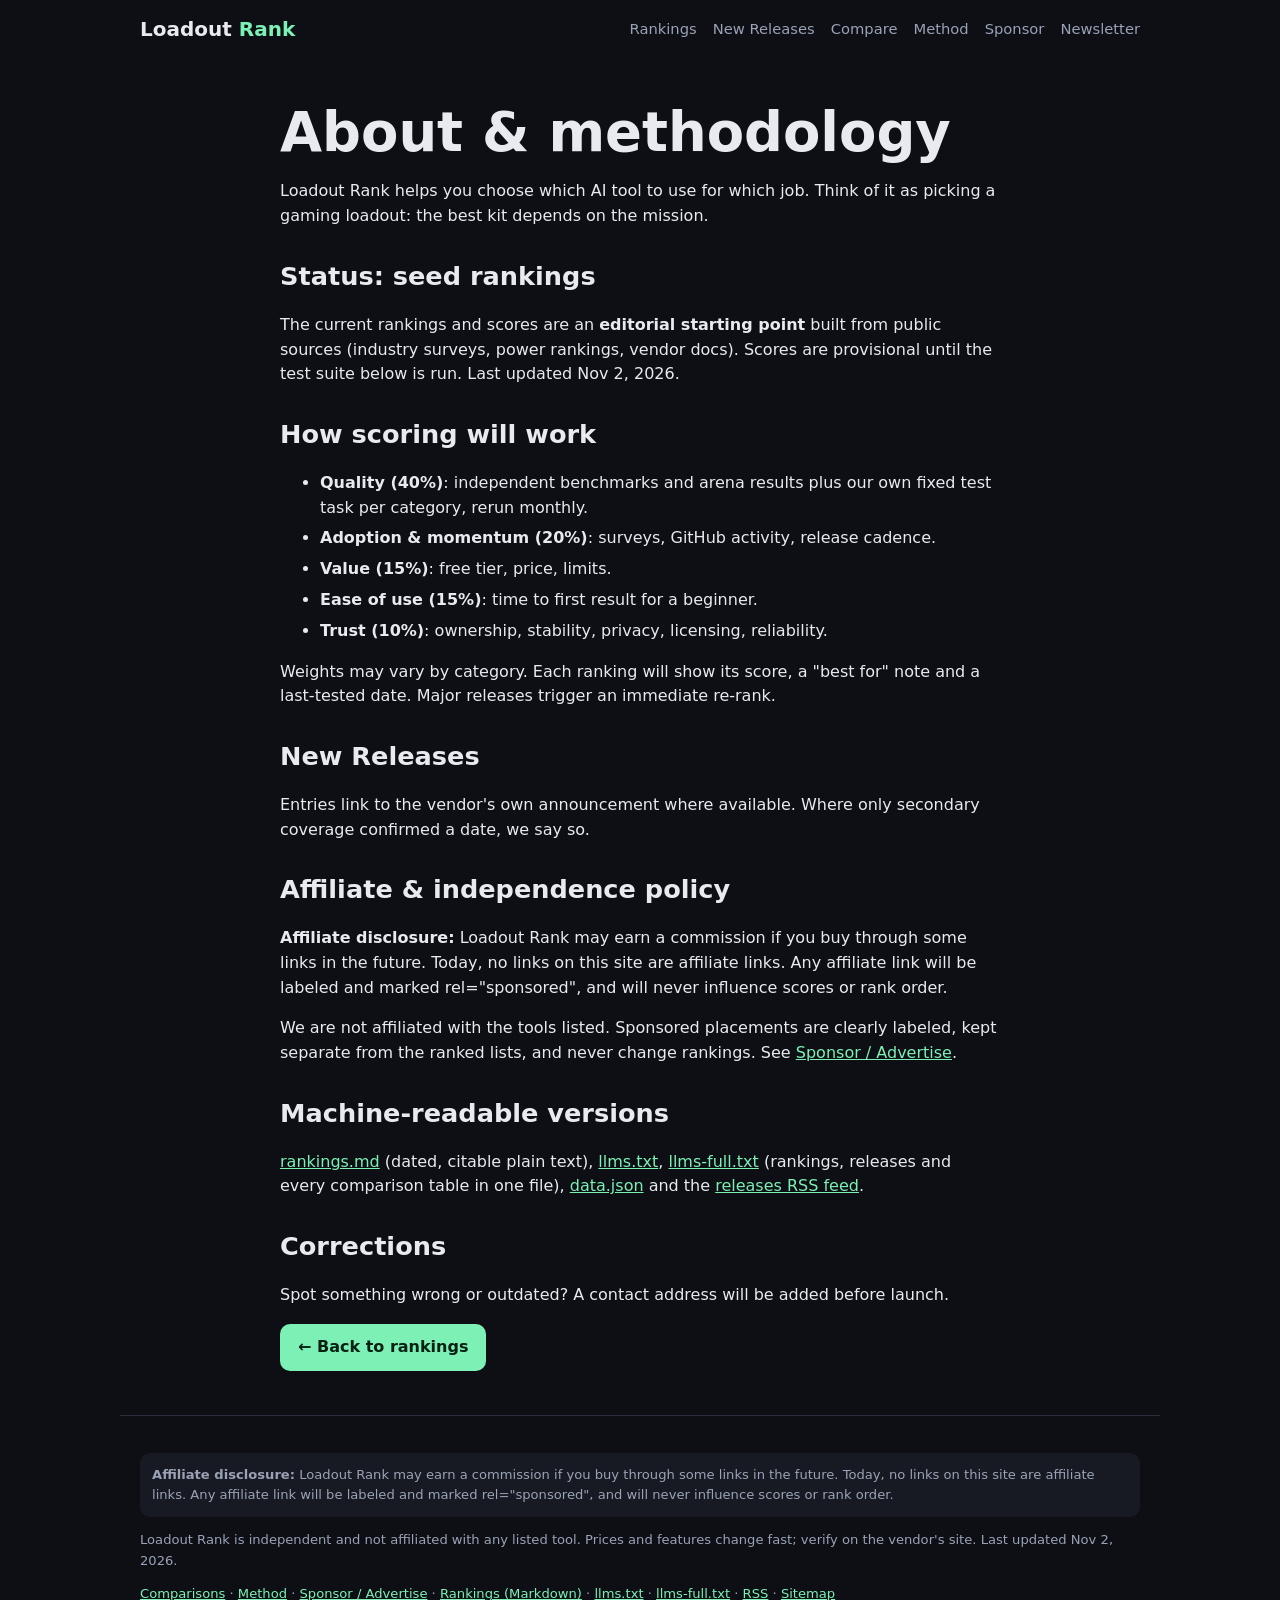
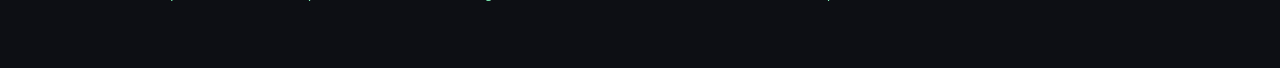
<file: about.html>
<!doctype html><html lang="en"><head><meta charset="utf-8"><meta name="viewport" content="width=device-width,initial-scale=1">
<title>Method &amp; Independence Policy — Loadout Rank</title><meta name="description" content="How Loadout Rank scores and ranks AI tools: weighted criteria, provisional seed status, affiliate disclosure and corrections policy."><meta name="theme-color" content="#0d0f14"><link rel="icon" href="favicon.svg" type="image/svg+xml"><link rel="icon" href="favicon-48.png" type="image/png" sizes="48x48"><link rel="apple-touch-icon" href="apple-touch-icon.png"><meta name="robots" content="index,follow,max-snippet:-1,max-image-preview:large">
<link rel="canonical" href="https://dlee8484.github.io/loadout-rank/about.html"><link rel="alternate" type="text/markdown" href="https://dlee8484.github.io/loadout-rank/rankings.md" title="Rankings as Markdown"><link rel="sitemap" type="application/xml" href="https://dlee8484.github.io/loadout-rank/sitemap.xml"><link rel="alternate" type="application/rss+xml" href="https://dlee8484.github.io/loadout-rank/feed.xml" title="Loadout Rank: new AI releases"><link rel="alternate" type="application/json" href="https://dlee8484.github.io/loadout-rank/data.json" title="Loadout Rank data (JSON)">
<meta property="og:type" content="website"><meta property="og:site_name" content="Loadout Rank"><meta property="og:title" content="Method &amp; Independence Policy — Loadout Rank"><meta property="og:description" content="How Loadout Rank scores and ranks AI tools: weighted criteria, provisional seed status, affiliate disclosure and corrections policy."><meta property="og:url" content="https://dlee8484.github.io/loadout-rank/about.html"><meta property="og:locale" content="en_US">
<meta name="twitter:card" content="summary_large_image"><meta name="twitter:image" content="https://dlee8484.github.io/loadout-rank/og-image.png"><meta property="og:image" content="https://dlee8484.github.io/loadout-rank/og-image.png"><meta property="og:image:width" content="1200"><meta property="og:image:height" content="630"><meta property="og:image:alt" content="Loadout Rank: best AI tools by use case"><meta name="twitter:title" content="Method &amp; Independence Policy — Loadout Rank"><meta name="twitter:description" content="How Loadout Rank scores and ranks AI tools: weighted criteria, provisional seed status, affiliate disclosure and corrections policy.">
<link rel="stylesheet" href="style.css"><script type="application/ld+json">{"@context": "https://schema.org", "@type": "AboutPage", "name": "Loadout Rank methodology", "url": "https://dlee8484.github.io/loadout-rank/about.html", "dateModified": "2026-11-02", "isPartOf": {"@id": "https://dlee8484.github.io/loadout-rank/#website"}, "breadcrumb": {"@id": "https://dlee8484.github.io/loadout-rank/about.html#breadcrumb"}}</script><script type="application/ld+json">{"@context": "https://schema.org", "@type": "BreadcrumbList", "@id": "https://dlee8484.github.io/loadout-rank/about.html#breadcrumb", "itemListElement": [{"@type": "ListItem", "position": 1, "name": "Loadout Rank", "item": "https://dlee8484.github.io/loadout-rank/"}, {"@type": "ListItem", "position": 2, "name": "Method", "item": "https://dlee8484.github.io/loadout-rank/about.html"}]}</script></head><body>
<a class="skip" href="#main">Skip to content</a>
<header><nav class="nav" aria-label="Primary"><a class="logo" href="index.html">Loadout <em>Rank</em></a><div class="links"><a href="index.html#browse">Rankings</a><a href="index.html#releases">New Releases</a><a href="comparisons.html">Compare</a><a href="about.html">Method</a><a href="sponsor.html">Sponsor</a><a href="index.html#newsletter">Newsletter</a></div></nav></header>
<main id="main" class="wrap prose"><h1>About &amp; methodology</h1>
<p>Loadout Rank helps you choose which AI tool to use for which job. Think of it as picking a gaming loadout: the best kit depends on the mission.</p>
<h2>Status: seed rankings</h2><p>The current rankings and scores are an <b>editorial starting point</b> built from public sources (industry surveys, power rankings, vendor docs). Scores are provisional until the test suite below is run. Last updated <time datetime="2026-11-02">Nov 2, 2026</time>.</p>
<h2>How scoring will work</h2><ul><li><b>Quality (40%)</b>: independent benchmarks and arena results plus our own fixed test task per category, rerun monthly.</li><li><b>Adoption &amp; momentum (20%)</b>: surveys, GitHub activity, release cadence.</li><li><b>Value (15%)</b>: free tier, price, limits.</li><li><b>Ease of use (15%)</b>: time to first result for a beginner.</li><li><b>Trust (10%)</b>: ownership, stability, privacy, licensing, reliability.</li></ul>
<p>Weights may vary by category. Each ranking will show its score, a "best for" note and a last-tested date. Major releases trigger an immediate re-rank.</p>
<h2>New Releases</h2><p>Entries link to the vendor's own announcement where available. Where only secondary coverage confirmed a date, we say so.</p>
<h2 id="disclosure">Affiliate &amp; independence policy</h2><p><strong>Affiliate disclosure:</strong> Loadout Rank may earn a commission if you buy through some links in the future. Today, no links on this site are affiliate links. Any affiliate link will be labeled and marked rel=&quot;sponsored&quot;, and will never influence scores or rank order.</p><p>We are not affiliated with the tools listed. Sponsored placements are clearly labeled, kept separate from the ranked lists, and never change rankings. See <a href="sponsor.html">Sponsor / Advertise</a>.</p>
<h2>Machine-readable versions</h2><p><a href="rankings.md">rankings.md</a> (dated, citable plain text), <a href="llms.txt">llms.txt</a>, <a href="llms-full.txt">llms-full.txt</a> (rankings, releases and every comparison table in one file), <a href="data.json">data.json</a> and the <a href="feed.xml">releases RSS feed</a>.</p>
<h2>Corrections</h2><p>Spot something wrong or outdated? A contact address will be added before launch.</p>
<p><a class="btn" href="index.html">← Back to rankings</a></p></main><footer class="foot"><p class="disc"><strong>Affiliate disclosure:</strong> Loadout Rank may earn a commission if you buy through some links in the future. Today, no links on this site are affiliate links. Any affiliate link will be labeled and marked rel=&quot;sponsored&quot;, and will never influence scores or rank order.</p><p>Loadout Rank is independent and not affiliated with any listed tool. Prices and features change fast; verify on the vendor's site. Last updated Nov 2, 2026.</p><p><a href="comparisons.html">Comparisons</a> · <a href="about.html">Method</a> · <a href="sponsor.html">Sponsor / Advertise</a> · <a href="rankings.md">Rankings (Markdown)</a> · <a href="llms.txt">llms.txt</a> · <a href="llms-full.txt">llms-full.txt</a> · <a href="feed.xml">RSS</a> · <a href="sitemap.xml">Sitemap</a></p></footer></body></html>
</file>
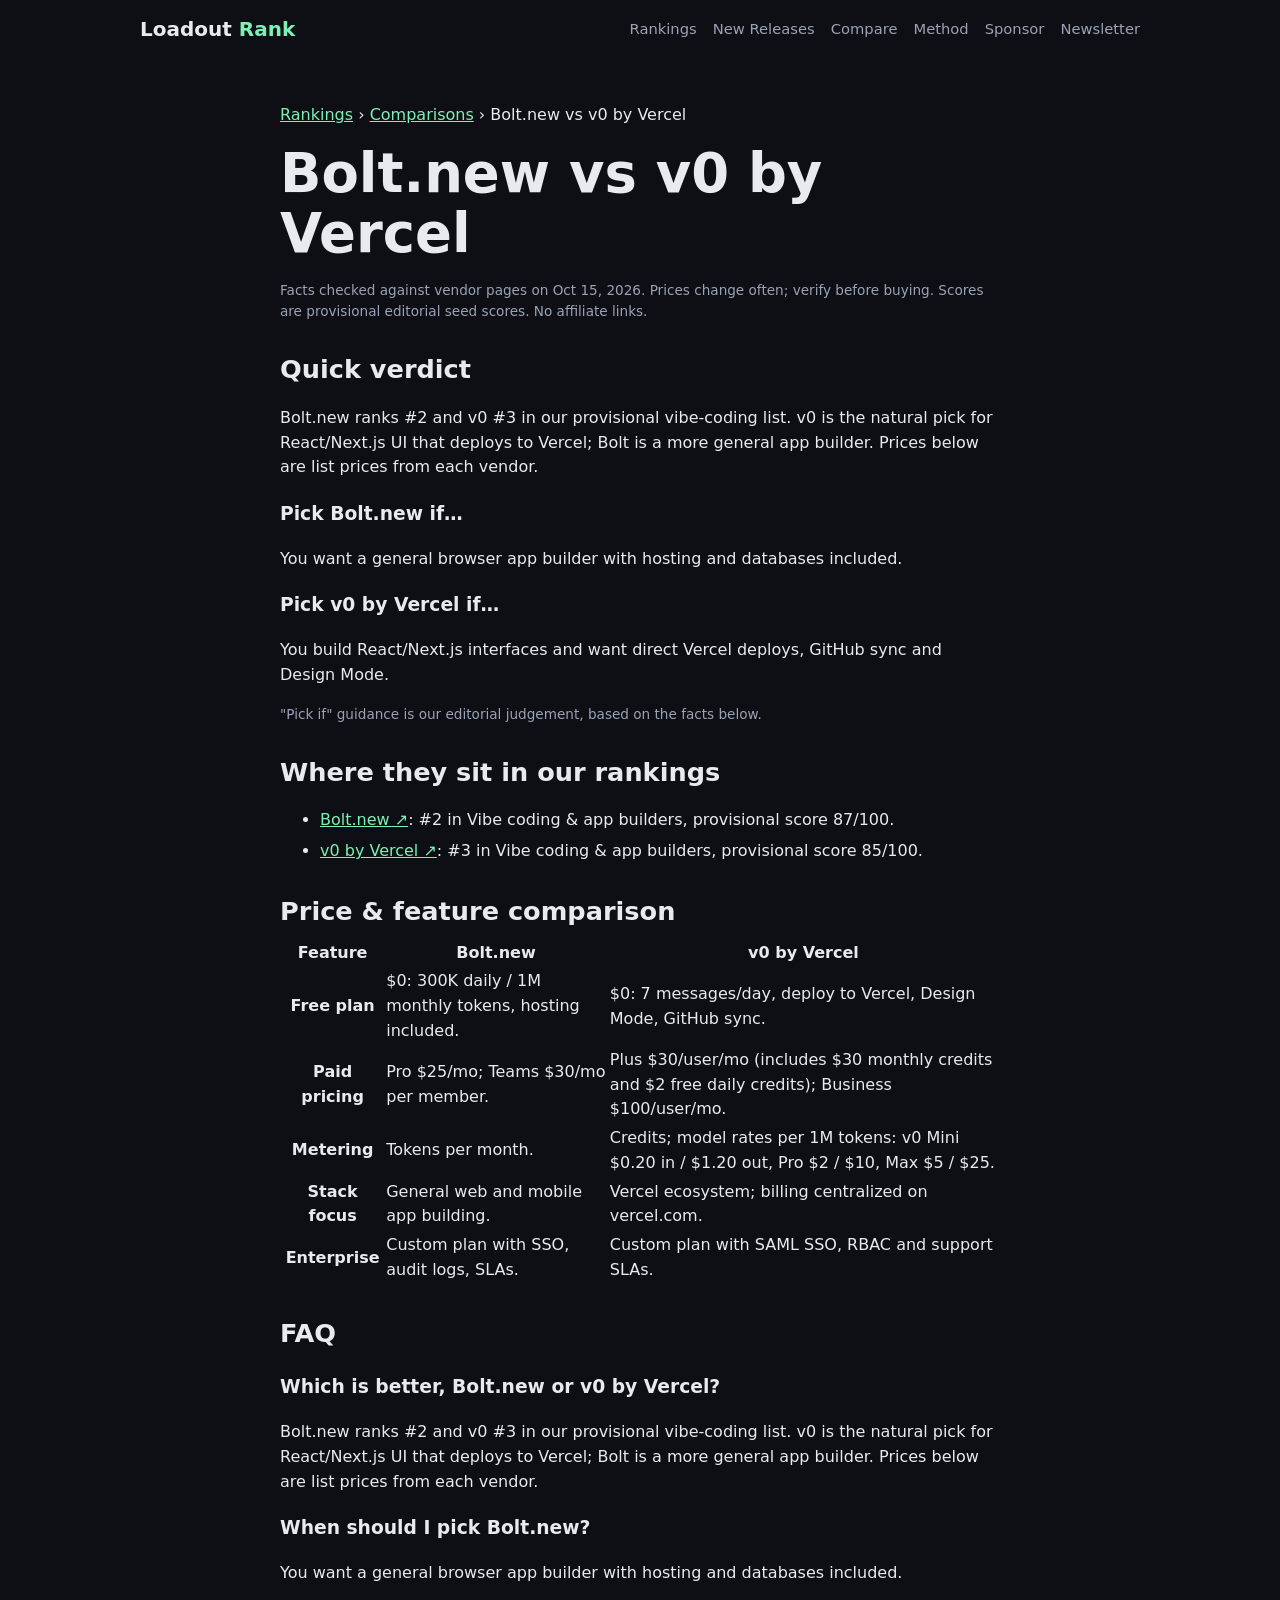
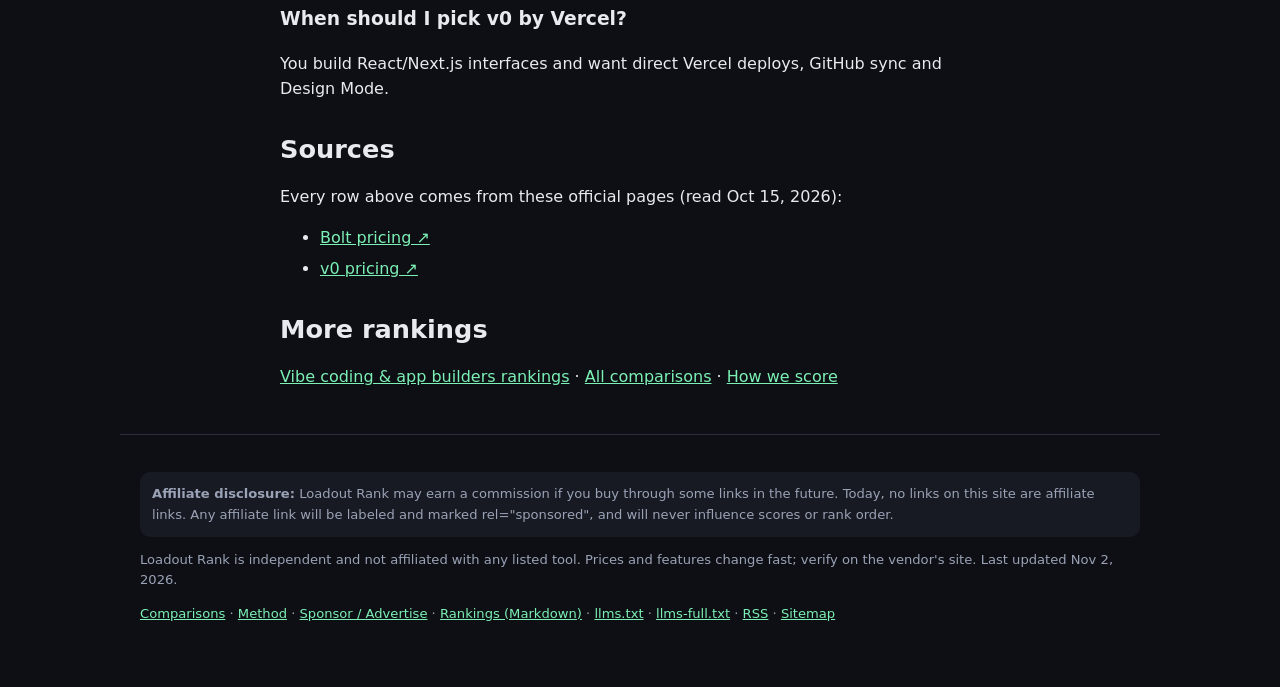
<file: bolt-new-vs-v0.html>
<!doctype html><html lang="en"><head><meta charset="utf-8"><meta name="viewport" content="width=device-width,initial-scale=1">
<title>Bolt.new vs v0 by Vercel (2026): Verdict, Pricing &amp; Features</title><meta name="description" content="Bolt.new vs v0 by Vercel compared: quick verdict, verified pricing and feature table from official pages, and who should pick which. Checked Oct 15, 2026."><meta name="theme-color" content="#0d0f14"><link rel="icon" href="favicon.svg" type="image/svg+xml"><link rel="icon" href="favicon-48.png" type="image/png" sizes="48x48"><link rel="apple-touch-icon" href="apple-touch-icon.png"><meta name="robots" content="index,follow,max-snippet:-1,max-image-preview:large">
<link rel="canonical" href="https://dlee8484.github.io/loadout-rank/bolt-new-vs-v0.html"><link rel="alternate" type="text/markdown" href="https://dlee8484.github.io/loadout-rank/rankings.md" title="Rankings as Markdown"><link rel="sitemap" type="application/xml" href="https://dlee8484.github.io/loadout-rank/sitemap.xml"><link rel="alternate" type="application/rss+xml" href="https://dlee8484.github.io/loadout-rank/feed.xml" title="Loadout Rank: new AI releases"><link rel="alternate" type="application/json" href="https://dlee8484.github.io/loadout-rank/data.json" title="Loadout Rank data (JSON)">
<meta property="og:type" content="website"><meta property="og:site_name" content="Loadout Rank"><meta property="og:title" content="Bolt.new vs v0 by Vercel (2026): Verdict, Pricing &amp; Features"><meta property="og:description" content="Bolt.new vs v0 by Vercel compared: quick verdict, verified pricing and feature table from official pages, and who should pick which. Checked Oct 15, 2026."><meta property="og:url" content="https://dlee8484.github.io/loadout-rank/bolt-new-vs-v0.html"><meta property="og:locale" content="en_US">
<meta name="twitter:card" content="summary_large_image"><meta name="twitter:image" content="https://dlee8484.github.io/loadout-rank/og-image.png"><meta property="og:image" content="https://dlee8484.github.io/loadout-rank/og-image.png"><meta property="og:image:width" content="1200"><meta property="og:image:height" content="630"><meta property="og:image:alt" content="Loadout Rank: best AI tools by use case"><meta name="twitter:title" content="Bolt.new vs v0 by Vercel (2026): Verdict, Pricing &amp; Features"><meta name="twitter:description" content="Bolt.new vs v0 by Vercel compared: quick verdict, verified pricing and feature table from official pages, and who should pick which. Checked Oct 15, 2026.">
<link rel="stylesheet" href="style.css"><script type="application/ld+json">{"@context": "https://schema.org", "@type": "Article", "headline": "Bolt.new vs v0 by Vercel: quick verdict and comparison", "description": "Bolt.new vs v0 by Vercel compared: quick verdict, verified pricing and feature table from official pages, and who should pick which. Checked Oct 15, 2026.", "url": "https://dlee8484.github.io/loadout-rank/bolt-new-vs-v0.html", "mainEntityOfPage": "https://dlee8484.github.io/loadout-rank/bolt-new-vs-v0.html", "datePublished": "2026-10-15", "dateModified": "2026-10-16", "inLanguage": "en", "author": {"@type": "Organization", "name": "Loadout Rank", "url": "https://dlee8484.github.io/loadout-rank/"}, "publisher": {"@type": "Organization", "name": "Loadout Rank", "url": "https://dlee8484.github.io/loadout-rank/"}, "about": [{"@type": "SoftwareApplication", "name": "Bolt.new", "url": "https://bolt.new", "applicationCategory": "DeveloperApplication"}, {"@type": "SoftwareApplication", "name": "v0 by Vercel", "url": "https://v0.app", "applicationCategory": "DeveloperApplication"}], "isPartOf": {"@id": "https://dlee8484.github.io/loadout-rank/#website"}}</script><script type="application/ld+json">{"@context": "https://schema.org", "@type": "BreadcrumbList", "itemListElement": [{"@type": "ListItem", "position": 1, "name": "Loadout Rank", "item": "https://dlee8484.github.io/loadout-rank/"}, {"@type": "ListItem", "position": 2, "name": "Comparisons", "item": "https://dlee8484.github.io/loadout-rank/comparisons.html"}, {"@type": "ListItem", "position": 3, "name": "Bolt.new vs v0 by Vercel", "item": "https://dlee8484.github.io/loadout-rank/bolt-new-vs-v0.html"}]}</script><script type="application/ld+json">{"@context": "https://schema.org", "@type": "FAQPage", "mainEntity": [{"@type": "Question", "name": "Which is better, Bolt.new or v0 by Vercel?", "acceptedAnswer": {"@type": "Answer", "text": "Bolt.new ranks #2 and v0 #3 in our provisional vibe-coding list. v0 is the natural pick for React/Next.js UI that deploys to Vercel; Bolt is a more general app builder. Prices below are list prices from each vendor."}}, {"@type": "Question", "name": "When should I pick Bolt.new?", "acceptedAnswer": {"@type": "Answer", "text": "You want a general browser app builder with hosting and databases included."}}, {"@type": "Question", "name": "When should I pick v0 by Vercel?", "acceptedAnswer": {"@type": "Answer", "text": "You build React/Next.js interfaces and want direct Vercel deploys, GitHub sync and Design Mode."}}]}</script></head><body>
<a class="skip" href="#main">Skip to content</a>
<header><nav class="nav" aria-label="Primary"><a class="logo" href="index.html">Loadout <em>Rank</em></a><div class="links"><a href="index.html#browse">Rankings</a><a href="index.html#releases">New Releases</a><a href="comparisons.html">Compare</a><a href="about.html">Method</a><a href="sponsor.html">Sponsor</a><a href="index.html#newsletter">Newsletter</a></div></nav></header>
<main id="main" class="wrap prose cmp"><p class="crumb"><a href="index.html">Rankings</a> › <a href="comparisons.html">Comparisons</a> › Bolt.new vs v0 by Vercel</p>
<h1>Bolt.new vs v0 by Vercel</h1>
<p class="note">Facts checked against vendor pages on <time datetime="2026-10-15">Oct 15, 2026</time>. Prices change often; verify before buying. Scores are provisional editorial seed scores. No affiliate links.</p>
<div class="verdict"><h2>Quick verdict</h2><p>Bolt.new ranks #2 and v0 #3 in our provisional vibe-coding list. v0 is the natural pick for React/Next.js UI that deploys to Vercel; Bolt is a more general app builder. Prices below are list prices from each vendor.</p></div>
<div class="picks"><div><h3>Pick Bolt.new if…</h3><p>You want a general browser app builder with hosting and databases included.</p></div><div><h3>Pick v0 by Vercel if…</h3><p>You build React/Next.js interfaces and want direct Vercel deploys, GitHub sync and Design Mode.</p></div></div>
<p class="note">"Pick if" guidance is our editorial judgement, based on the facts below.</p>
<h2>Where they sit in our rankings</h2>
<ul><li><a href="https://bolt.new" target="_blank" rel="noopener nofollow">Bolt.new ↗</a>: #2 in Vibe coding &amp; app builders, provisional score 87/100.</li><li><a href="https://v0.app" target="_blank" rel="noopener nofollow">v0 by Vercel ↗</a>: #3 in Vibe coding &amp; app builders, provisional score 85/100.</li></ul>
<h2>Price &amp; feature comparison</h2>
<div class="tblwrap"><table class="cmptbl"><thead><tr><th scope="col">Feature</th><th scope="col">Bolt.new</th><th scope="col">v0 by Vercel</th></tr></thead><tbody><tr><th scope="row">Free plan</th><td>$0: 300K daily / 1M monthly tokens, hosting included.</td><td>$0: 7 messages/day, deploy to Vercel, Design Mode, GitHub sync.</td></tr><tr><th scope="row">Paid pricing</th><td>Pro $25/mo; Teams $30/mo per member.</td><td>Plus $30/user/mo (includes $30 monthly credits and $2 free daily credits); Business $100/user/mo.</td></tr><tr><th scope="row">Metering</th><td>Tokens per month.</td><td>Credits; model rates per 1M tokens: v0 Mini $0.20 in / $1.20 out, Pro $2 / $10, Max $5 / $25.</td></tr><tr><th scope="row">Stack focus</th><td>General web and mobile app building.</td><td>Vercel ecosystem; billing centralized on vercel.com.</td></tr><tr><th scope="row">Enterprise</th><td>Custom plan with SSO, audit logs, SLAs.</td><td>Custom plan with SAML SSO, RBAC and support SLAs.</td></tr></tbody></table></div>
<h2>FAQ</h2><div class="faq"><h3>Which is better, Bolt.new or v0 by Vercel?</h3><p>Bolt.new ranks #2 and v0 #3 in our provisional vibe-coding list. v0 is the natural pick for React/Next.js UI that deploys to Vercel; Bolt is a more general app builder. Prices below are list prices from each vendor.</p><h3>When should I pick Bolt.new?</h3><p>You want a general browser app builder with hosting and databases included.</p><h3>When should I pick v0 by Vercel?</h3><p>You build React/Next.js interfaces and want direct Vercel deploys, GitHub sync and Design Mode.</p></div>
<h2>Sources</h2><p>Every row above comes from these official pages (read Oct 15, 2026):</p><ul><li><a href="https://bolt.new/pricing" target="_blank" rel="noopener nofollow">Bolt pricing ↗</a></li><li><a href="https://v0.app/pricing" target="_blank" rel="noopener nofollow">v0 pricing ↗</a></li></ul>
<h2>More rankings</h2><p><a href="index.html#vibe-coding-app-builders">Vibe coding &amp; app builders rankings</a> · <a href="comparisons.html">All comparisons</a> · <a href="about.html">How we score</a></p>
</main><footer class="foot"><p class="disc"><strong>Affiliate disclosure:</strong> Loadout Rank may earn a commission if you buy through some links in the future. Today, no links on this site are affiliate links. Any affiliate link will be labeled and marked rel=&quot;sponsored&quot;, and will never influence scores or rank order.</p><p>Loadout Rank is independent and not affiliated with any listed tool. Prices and features change fast; verify on the vendor's site. Last updated Nov 2, 2026.</p><p><a href="comparisons.html">Comparisons</a> · <a href="about.html">Method</a> · <a href="sponsor.html">Sponsor / Advertise</a> · <a href="rankings.md">Rankings (Markdown)</a> · <a href="llms.txt">llms.txt</a> · <a href="llms-full.txt">llms-full.txt</a> · <a href="feed.xml">RSS</a> · <a href="sitemap.xml">Sitemap</a></p></footer></body></html>
</file>
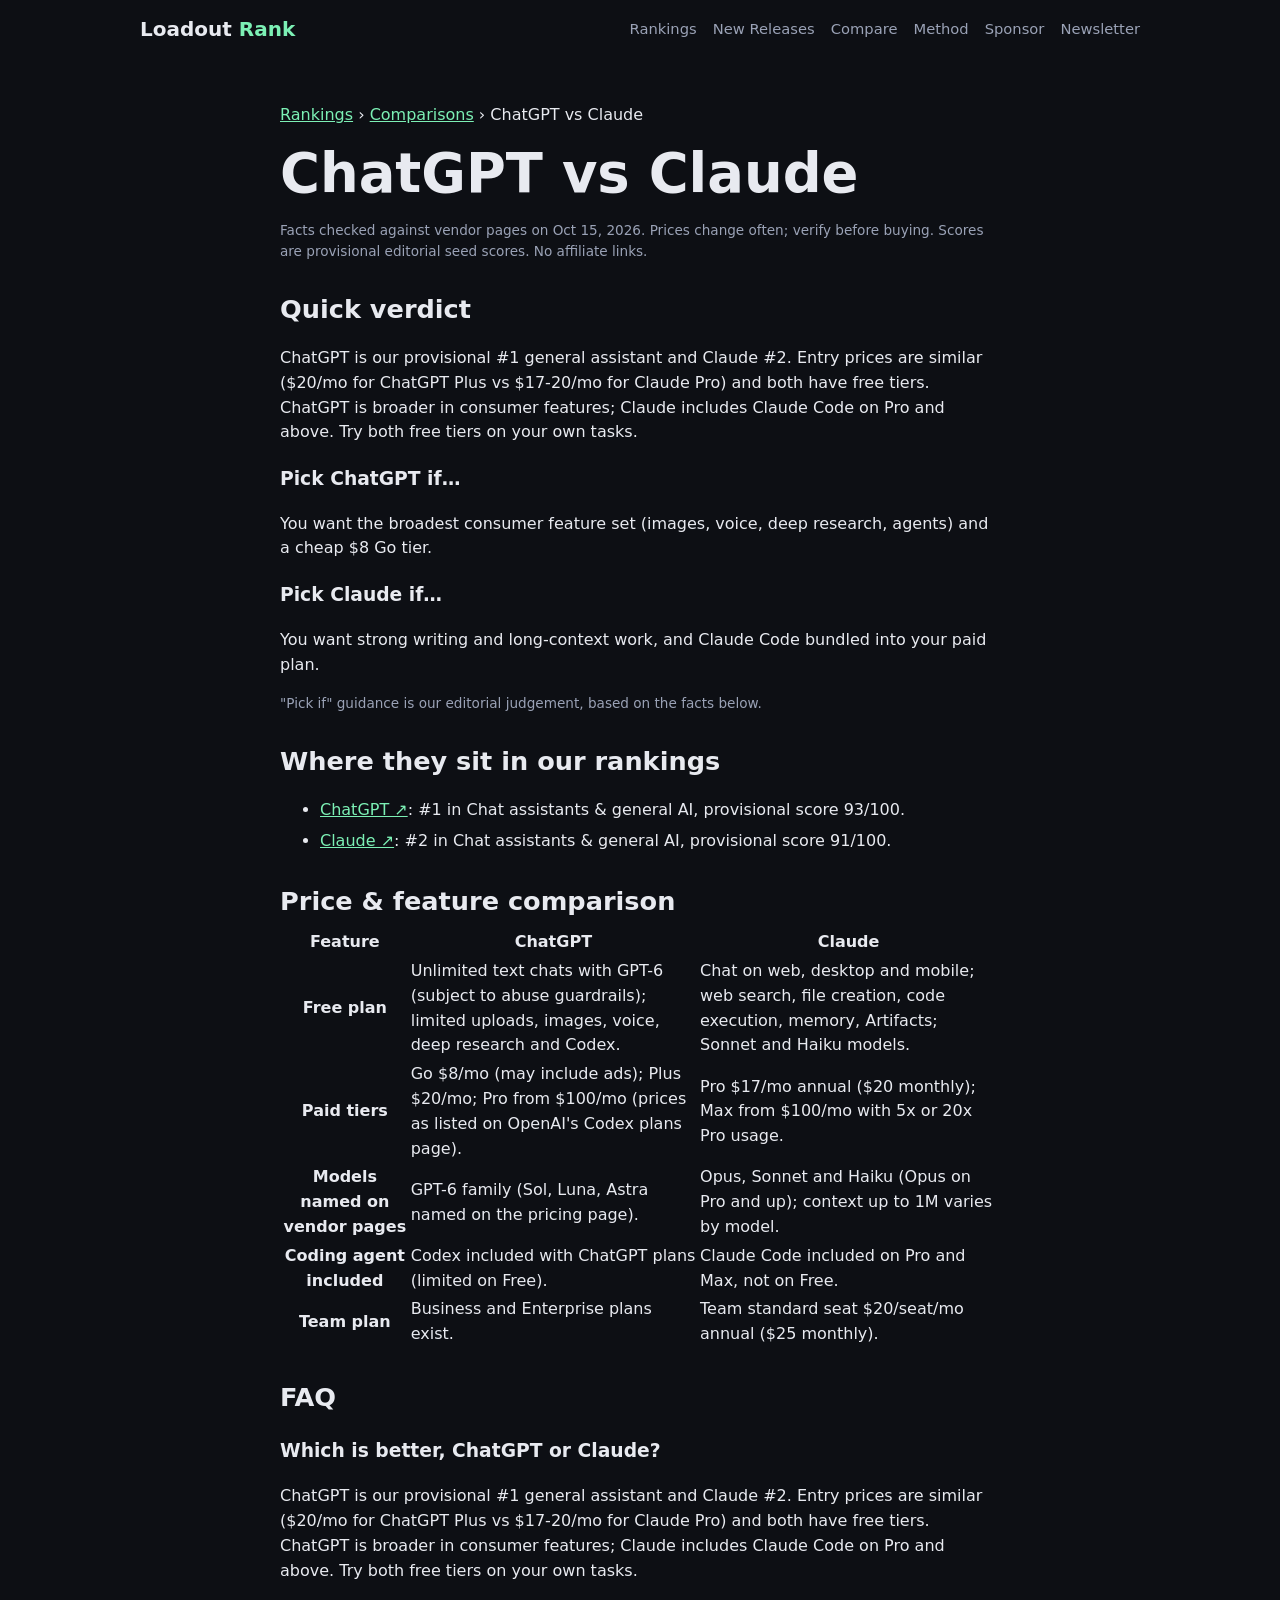
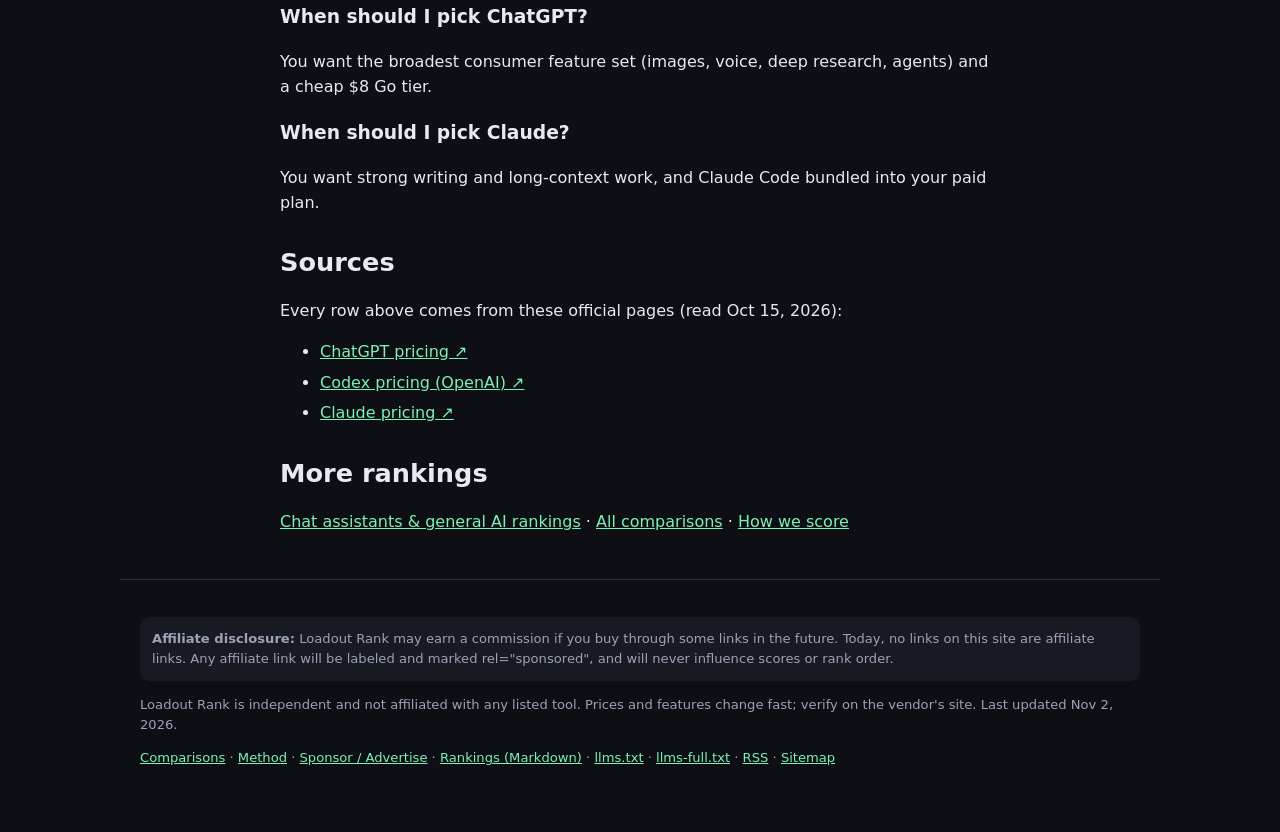
<file: chatgpt-vs-claude.html>
<!doctype html><html lang="en"><head><meta charset="utf-8"><meta name="viewport" content="width=device-width,initial-scale=1">
<title>ChatGPT vs Claude (2026): Verdict, Pricing &amp; Features</title><meta name="description" content="ChatGPT vs Claude compared: quick verdict, verified pricing and feature table from official pages, and who should pick which. Checked Oct 15, 2026."><meta name="theme-color" content="#0d0f14"><link rel="icon" href="favicon.svg" type="image/svg+xml"><link rel="icon" href="favicon-48.png" type="image/png" sizes="48x48"><link rel="apple-touch-icon" href="apple-touch-icon.png"><meta name="robots" content="index,follow,max-snippet:-1,max-image-preview:large">
<link rel="canonical" href="https://dlee8484.github.io/loadout-rank/chatgpt-vs-claude.html"><link rel="alternate" type="text/markdown" href="https://dlee8484.github.io/loadout-rank/rankings.md" title="Rankings as Markdown"><link rel="sitemap" type="application/xml" href="https://dlee8484.github.io/loadout-rank/sitemap.xml"><link rel="alternate" type="application/rss+xml" href="https://dlee8484.github.io/loadout-rank/feed.xml" title="Loadout Rank: new AI releases"><link rel="alternate" type="application/json" href="https://dlee8484.github.io/loadout-rank/data.json" title="Loadout Rank data (JSON)">
<meta property="og:type" content="website"><meta property="og:site_name" content="Loadout Rank"><meta property="og:title" content="ChatGPT vs Claude (2026): Verdict, Pricing &amp; Features"><meta property="og:description" content="ChatGPT vs Claude compared: quick verdict, verified pricing and feature table from official pages, and who should pick which. Checked Oct 15, 2026."><meta property="og:url" content="https://dlee8484.github.io/loadout-rank/chatgpt-vs-claude.html"><meta property="og:locale" content="en_US">
<meta name="twitter:card" content="summary_large_image"><meta name="twitter:image" content="https://dlee8484.github.io/loadout-rank/og-image.png"><meta property="og:image" content="https://dlee8484.github.io/loadout-rank/og-image.png"><meta property="og:image:width" content="1200"><meta property="og:image:height" content="630"><meta property="og:image:alt" content="Loadout Rank: best AI tools by use case"><meta name="twitter:title" content="ChatGPT vs Claude (2026): Verdict, Pricing &amp; Features"><meta name="twitter:description" content="ChatGPT vs Claude compared: quick verdict, verified pricing and feature table from official pages, and who should pick which. Checked Oct 15, 2026.">
<link rel="stylesheet" href="style.css"><script type="application/ld+json">{"@context": "https://schema.org", "@type": "Article", "headline": "ChatGPT vs Claude: quick verdict and comparison", "description": "ChatGPT vs Claude compared: quick verdict, verified pricing and feature table from official pages, and who should pick which. Checked Oct 15, 2026.", "url": "https://dlee8484.github.io/loadout-rank/chatgpt-vs-claude.html", "mainEntityOfPage": "https://dlee8484.github.io/loadout-rank/chatgpt-vs-claude.html", "datePublished": "2026-10-15", "dateModified": "2026-10-16", "inLanguage": "en", "author": {"@type": "Organization", "name": "Loadout Rank", "url": "https://dlee8484.github.io/loadout-rank/"}, "publisher": {"@type": "Organization", "name": "Loadout Rank", "url": "https://dlee8484.github.io/loadout-rank/"}, "about": [{"@type": "SoftwareApplication", "name": "ChatGPT", "url": "https://chatgpt.com", "applicationCategory": "Application"}, {"@type": "SoftwareApplication", "name": "Claude", "url": "https://claude.com", "applicationCategory": "Application"}], "isPartOf": {"@id": "https://dlee8484.github.io/loadout-rank/#website"}}</script><script type="application/ld+json">{"@context": "https://schema.org", "@type": "BreadcrumbList", "itemListElement": [{"@type": "ListItem", "position": 1, "name": "Loadout Rank", "item": "https://dlee8484.github.io/loadout-rank/"}, {"@type": "ListItem", "position": 2, "name": "Comparisons", "item": "https://dlee8484.github.io/loadout-rank/comparisons.html"}, {"@type": "ListItem", "position": 3, "name": "ChatGPT vs Claude", "item": "https://dlee8484.github.io/loadout-rank/chatgpt-vs-claude.html"}]}</script><script type="application/ld+json">{"@context": "https://schema.org", "@type": "FAQPage", "mainEntity": [{"@type": "Question", "name": "Which is better, ChatGPT or Claude?", "acceptedAnswer": {"@type": "Answer", "text": "ChatGPT is our provisional #1 general assistant and Claude #2. Entry prices are similar ($20/mo for ChatGPT Plus vs $17-20/mo for Claude Pro) and both have free tiers. ChatGPT is broader in consumer features; Claude includes Claude Code on Pro and above. Try both free tiers on your own tasks."}}, {"@type": "Question", "name": "When should I pick ChatGPT?", "acceptedAnswer": {"@type": "Answer", "text": "You want the broadest consumer feature set (images, voice, deep research, agents) and a cheap $8 Go tier."}}, {"@type": "Question", "name": "When should I pick Claude?", "acceptedAnswer": {"@type": "Answer", "text": "You want strong writing and long-context work, and Claude Code bundled into your paid plan."}}]}</script></head><body>
<a class="skip" href="#main">Skip to content</a>
<header><nav class="nav" aria-label="Primary"><a class="logo" href="index.html">Loadout <em>Rank</em></a><div class="links"><a href="index.html#browse">Rankings</a><a href="index.html#releases">New Releases</a><a href="comparisons.html">Compare</a><a href="about.html">Method</a><a href="sponsor.html">Sponsor</a><a href="index.html#newsletter">Newsletter</a></div></nav></header>
<main id="main" class="wrap prose cmp"><p class="crumb"><a href="index.html">Rankings</a> › <a href="comparisons.html">Comparisons</a> › ChatGPT vs Claude</p>
<h1>ChatGPT vs Claude</h1>
<p class="note">Facts checked against vendor pages on <time datetime="2026-10-15">Oct 15, 2026</time>. Prices change often; verify before buying. Scores are provisional editorial seed scores. No affiliate links.</p>
<div class="verdict"><h2>Quick verdict</h2><p>ChatGPT is our provisional #1 general assistant and Claude #2. Entry prices are similar ($20/mo for ChatGPT Plus vs $17-20/mo for Claude Pro) and both have free tiers. ChatGPT is broader in consumer features; Claude includes Claude Code on Pro and above. Try both free tiers on your own tasks.</p></div>
<div class="picks"><div><h3>Pick ChatGPT if…</h3><p>You want the broadest consumer feature set (images, voice, deep research, agents) and a cheap $8 Go tier.</p></div><div><h3>Pick Claude if…</h3><p>You want strong writing and long-context work, and Claude Code bundled into your paid plan.</p></div></div>
<p class="note">"Pick if" guidance is our editorial judgement, based on the facts below.</p>
<h2>Where they sit in our rankings</h2>
<ul><li><a href="https://chatgpt.com" target="_blank" rel="noopener nofollow">ChatGPT ↗</a>: #1 in Chat assistants &amp; general AI, provisional score 93/100.</li><li><a href="https://claude.com" target="_blank" rel="noopener nofollow">Claude ↗</a>: #2 in Chat assistants &amp; general AI, provisional score 91/100.</li></ul>
<h2>Price &amp; feature comparison</h2>
<div class="tblwrap"><table class="cmptbl"><thead><tr><th scope="col">Feature</th><th scope="col">ChatGPT</th><th scope="col">Claude</th></tr></thead><tbody><tr><th scope="row">Free plan</th><td>Unlimited text chats with GPT-6 (subject to abuse guardrails); limited uploads, images, voice, deep research and Codex.</td><td>Chat on web, desktop and mobile; web search, file creation, code execution, memory, Artifacts; Sonnet and Haiku models.</td></tr><tr><th scope="row">Paid tiers</th><td>Go $8/mo (may include ads); Plus $20/mo; Pro from $100/mo (prices as listed on OpenAI&#x27;s Codex plans page).</td><td>Pro $17/mo annual ($20 monthly); Max from $100/mo with 5x or 20x Pro usage.</td></tr><tr><th scope="row">Models named on vendor pages</th><td>GPT-6 family (Sol, Luna, Astra named on the pricing page).</td><td>Opus, Sonnet and Haiku (Opus on Pro and up); context up to 1M varies by model.</td></tr><tr><th scope="row">Coding agent included</th><td>Codex included with ChatGPT plans (limited on Free).</td><td>Claude Code included on Pro and Max, not on Free.</td></tr><tr><th scope="row">Team plan</th><td>Business and Enterprise plans exist.</td><td>Team standard seat $20/seat/mo annual ($25 monthly).</td></tr></tbody></table></div>
<h2>FAQ</h2><div class="faq"><h3>Which is better, ChatGPT or Claude?</h3><p>ChatGPT is our provisional #1 general assistant and Claude #2. Entry prices are similar ($20/mo for ChatGPT Plus vs $17-20/mo for Claude Pro) and both have free tiers. ChatGPT is broader in consumer features; Claude includes Claude Code on Pro and above. Try both free tiers on your own tasks.</p><h3>When should I pick ChatGPT?</h3><p>You want the broadest consumer feature set (images, voice, deep research, agents) and a cheap $8 Go tier.</p><h3>When should I pick Claude?</h3><p>You want strong writing and long-context work, and Claude Code bundled into your paid plan.</p></div>
<h2>Sources</h2><p>Every row above comes from these official pages (read Oct 15, 2026):</p><ul><li><a href="https://chatgpt.com/pricing" target="_blank" rel="noopener nofollow">ChatGPT pricing ↗</a></li><li><a href="https://developers.openai.com/codex/pricing" target="_blank" rel="noopener nofollow">Codex pricing (OpenAI) ↗</a></li><li><a href="https://claude.com/pricing" target="_blank" rel="noopener nofollow">Claude pricing ↗</a></li></ul>
<h2>More rankings</h2><p><a href="index.html#chat-assistants-general-ai">Chat assistants &amp; general AI rankings</a> · <a href="comparisons.html">All comparisons</a> · <a href="about.html">How we score</a></p>
</main><footer class="foot"><p class="disc"><strong>Affiliate disclosure:</strong> Loadout Rank may earn a commission if you buy through some links in the future. Today, no links on this site are affiliate links. Any affiliate link will be labeled and marked rel=&quot;sponsored&quot;, and will never influence scores or rank order.</p><p>Loadout Rank is independent and not affiliated with any listed tool. Prices and features change fast; verify on the vendor's site. Last updated Nov 2, 2026.</p><p><a href="comparisons.html">Comparisons</a> · <a href="about.html">Method</a> · <a href="sponsor.html">Sponsor / Advertise</a> · <a href="rankings.md">Rankings (Markdown)</a> · <a href="llms.txt">llms.txt</a> · <a href="llms-full.txt">llms-full.txt</a> · <a href="feed.xml">RSS</a> · <a href="sitemap.xml">Sitemap</a></p></footer></body></html>
</file>
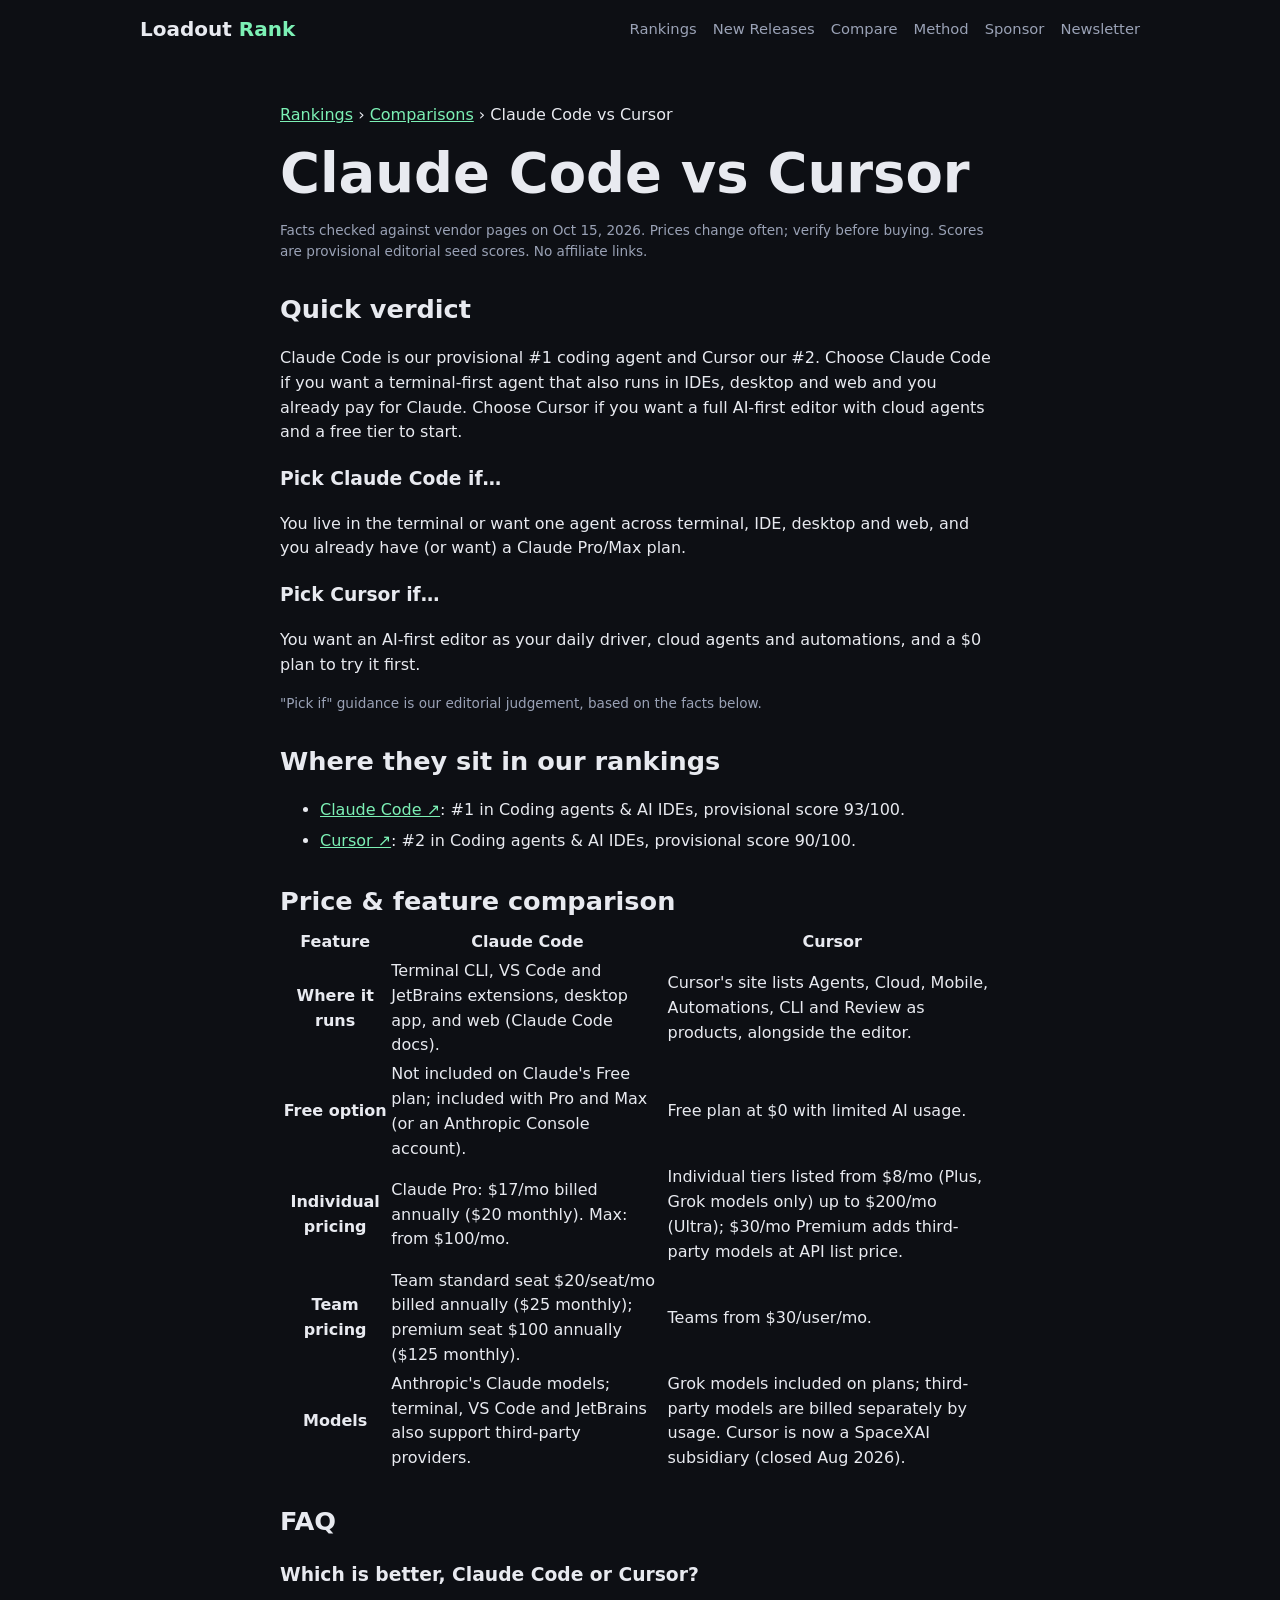
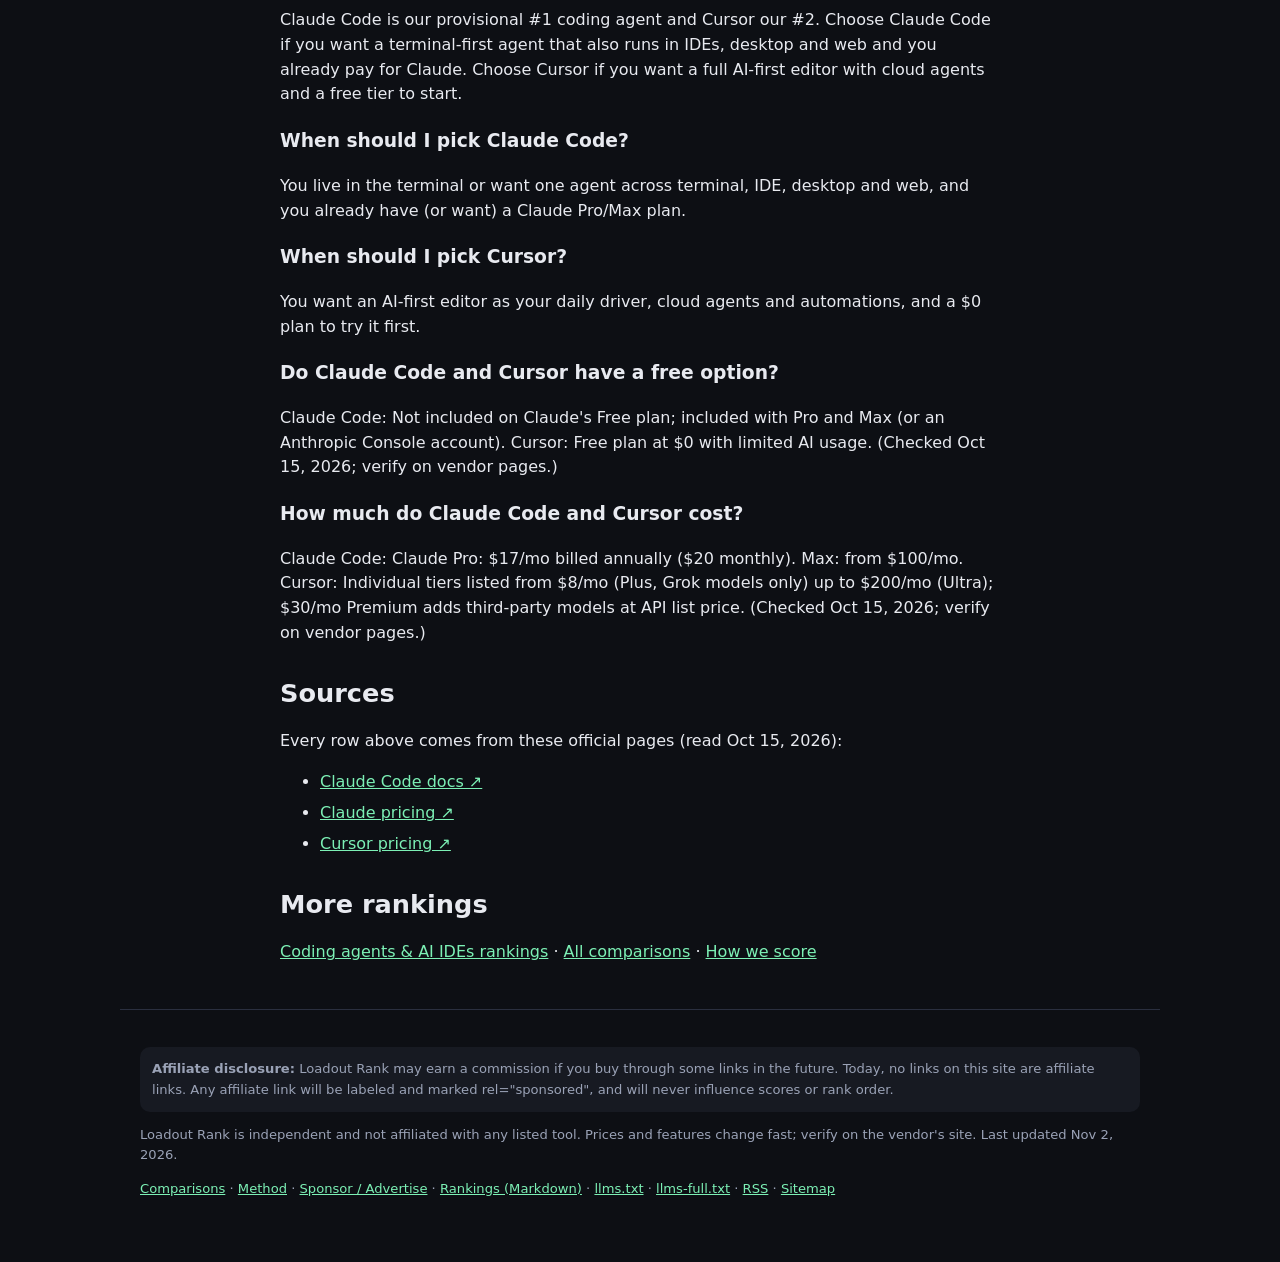
<file: claude-code-vs-cursor.html>
<!doctype html><html lang="en"><head><meta charset="utf-8"><meta name="viewport" content="width=device-width,initial-scale=1">
<title>Claude Code vs Cursor (2026): Verdict, Pricing &amp; Features</title><meta name="description" content="Claude Code vs Cursor compared: quick verdict, verified pricing and feature table from official pages, and who should pick which. Checked Oct 15, 2026."><meta name="theme-color" content="#0d0f14"><link rel="icon" href="favicon.svg" type="image/svg+xml"><link rel="icon" href="favicon-48.png" type="image/png" sizes="48x48"><link rel="apple-touch-icon" href="apple-touch-icon.png"><meta name="robots" content="index,follow,max-snippet:-1,max-image-preview:large">
<link rel="canonical" href="https://dlee8484.github.io/loadout-rank/claude-code-vs-cursor.html"><link rel="alternate" type="text/markdown" href="https://dlee8484.github.io/loadout-rank/rankings.md" title="Rankings as Markdown"><link rel="sitemap" type="application/xml" href="https://dlee8484.github.io/loadout-rank/sitemap.xml"><link rel="alternate" type="application/rss+xml" href="https://dlee8484.github.io/loadout-rank/feed.xml" title="Loadout Rank: new AI releases"><link rel="alternate" type="application/json" href="https://dlee8484.github.io/loadout-rank/data.json" title="Loadout Rank data (JSON)">
<meta property="og:type" content="website"><meta property="og:site_name" content="Loadout Rank"><meta property="og:title" content="Claude Code vs Cursor (2026): Verdict, Pricing &amp; Features"><meta property="og:description" content="Claude Code vs Cursor compared: quick verdict, verified pricing and feature table from official pages, and who should pick which. Checked Oct 15, 2026."><meta property="og:url" content="https://dlee8484.github.io/loadout-rank/claude-code-vs-cursor.html"><meta property="og:locale" content="en_US">
<meta name="twitter:card" content="summary_large_image"><meta name="twitter:image" content="https://dlee8484.github.io/loadout-rank/og-image.png"><meta property="og:image" content="https://dlee8484.github.io/loadout-rank/og-image.png"><meta property="og:image:width" content="1200"><meta property="og:image:height" content="630"><meta property="og:image:alt" content="Loadout Rank: best AI tools by use case"><meta name="twitter:title" content="Claude Code vs Cursor (2026): Verdict, Pricing &amp; Features"><meta name="twitter:description" content="Claude Code vs Cursor compared: quick verdict, verified pricing and feature table from official pages, and who should pick which. Checked Oct 15, 2026.">
<link rel="stylesheet" href="style.css"><script type="application/ld+json">{"@context": "https://schema.org", "@type": "Article", "headline": "Claude Code vs Cursor: quick verdict and comparison", "description": "Claude Code vs Cursor compared: quick verdict, verified pricing and feature table from official pages, and who should pick which. Checked Oct 15, 2026.", "url": "https://dlee8484.github.io/loadout-rank/claude-code-vs-cursor.html", "mainEntityOfPage": "https://dlee8484.github.io/loadout-rank/claude-code-vs-cursor.html", "datePublished": "2026-10-15", "dateModified": "2026-10-16", "inLanguage": "en", "author": {"@type": "Organization", "name": "Loadout Rank", "url": "https://dlee8484.github.io/loadout-rank/"}, "publisher": {"@type": "Organization", "name": "Loadout Rank", "url": "https://dlee8484.github.io/loadout-rank/"}, "about": [{"@type": "SoftwareApplication", "name": "Claude Code", "url": "https://claude.com/product/claude-code", "applicationCategory": "DeveloperApplication"}, {"@type": "SoftwareApplication", "name": "Cursor", "url": "https://cursor.com", "applicationCategory": "DeveloperApplication"}], "isPartOf": {"@id": "https://dlee8484.github.io/loadout-rank/#website"}}</script><script type="application/ld+json">{"@context": "https://schema.org", "@type": "BreadcrumbList", "itemListElement": [{"@type": "ListItem", "position": 1, "name": "Loadout Rank", "item": "https://dlee8484.github.io/loadout-rank/"}, {"@type": "ListItem", "position": 2, "name": "Comparisons", "item": "https://dlee8484.github.io/loadout-rank/comparisons.html"}, {"@type": "ListItem", "position": 3, "name": "Claude Code vs Cursor", "item": "https://dlee8484.github.io/loadout-rank/claude-code-vs-cursor.html"}]}</script><script type="application/ld+json">{"@context": "https://schema.org", "@type": "FAQPage", "mainEntity": [{"@type": "Question", "name": "Which is better, Claude Code or Cursor?", "acceptedAnswer": {"@type": "Answer", "text": "Claude Code is our provisional #1 coding agent and Cursor our #2. Choose Claude Code if you want a terminal-first agent that also runs in IDEs, desktop and web and you already pay for Claude. Choose Cursor if you want a full AI-first editor with cloud agents and a free tier to start."}}, {"@type": "Question", "name": "When should I pick Claude Code?", "acceptedAnswer": {"@type": "Answer", "text": "You live in the terminal or want one agent across terminal, IDE, desktop and web, and you already have (or want) a Claude Pro/Max plan."}}, {"@type": "Question", "name": "When should I pick Cursor?", "acceptedAnswer": {"@type": "Answer", "text": "You want an AI-first editor as your daily driver, cloud agents and automations, and a $0 plan to try it first."}}, {"@type": "Question", "name": "Do Claude Code and Cursor have a free option?", "acceptedAnswer": {"@type": "Answer", "text": "Claude Code: Not included on Claude's Free plan; included with Pro and Max (or an Anthropic Console account). Cursor: Free plan at $0 with limited AI usage. (Checked Oct 15, 2026; verify on vendor pages.)"}}, {"@type": "Question", "name": "How much do Claude Code and Cursor cost?", "acceptedAnswer": {"@type": "Answer", "text": "Claude Code: Claude Pro: $17/mo billed annually ($20 monthly). Max: from $100/mo. Cursor: Individual tiers listed from $8/mo (Plus, Grok models only) up to $200/mo (Ultra); $30/mo Premium adds third-party models at API list price. (Checked Oct 15, 2026; verify on vendor pages.)"}}]}</script></head><body>
<a class="skip" href="#main">Skip to content</a>
<header><nav class="nav" aria-label="Primary"><a class="logo" href="index.html">Loadout <em>Rank</em></a><div class="links"><a href="index.html#browse">Rankings</a><a href="index.html#releases">New Releases</a><a href="comparisons.html">Compare</a><a href="about.html">Method</a><a href="sponsor.html">Sponsor</a><a href="index.html#newsletter">Newsletter</a></div></nav></header>
<main id="main" class="wrap prose cmp"><p class="crumb"><a href="index.html">Rankings</a> › <a href="comparisons.html">Comparisons</a> › Claude Code vs Cursor</p>
<h1>Claude Code vs Cursor</h1>
<p class="note">Facts checked against vendor pages on <time datetime="2026-10-15">Oct 15, 2026</time>. Prices change often; verify before buying. Scores are provisional editorial seed scores. No affiliate links.</p>
<div class="verdict"><h2>Quick verdict</h2><p>Claude Code is our provisional #1 coding agent and Cursor our #2. Choose Claude Code if you want a terminal-first agent that also runs in IDEs, desktop and web and you already pay for Claude. Choose Cursor if you want a full AI-first editor with cloud agents and a free tier to start.</p></div>
<div class="picks"><div><h3>Pick Claude Code if…</h3><p>You live in the terminal or want one agent across terminal, IDE, desktop and web, and you already have (or want) a Claude Pro/Max plan.</p></div><div><h3>Pick Cursor if…</h3><p>You want an AI-first editor as your daily driver, cloud agents and automations, and a $0 plan to try it first.</p></div></div>
<p class="note">"Pick if" guidance is our editorial judgement, based on the facts below.</p>
<h2>Where they sit in our rankings</h2>
<ul><li><a href="https://claude.com/product/claude-code" target="_blank" rel="noopener nofollow">Claude Code ↗</a>: #1 in Coding agents &amp; AI IDEs, provisional score 93/100.</li><li><a href="https://cursor.com" target="_blank" rel="noopener nofollow">Cursor ↗</a>: #2 in Coding agents &amp; AI IDEs, provisional score 90/100.</li></ul>
<h2>Price &amp; feature comparison</h2>
<div class="tblwrap"><table class="cmptbl"><thead><tr><th scope="col">Feature</th><th scope="col">Claude Code</th><th scope="col">Cursor</th></tr></thead><tbody><tr><th scope="row">Where it runs</th><td>Terminal CLI, VS Code and JetBrains extensions, desktop app, and web (Claude Code docs).</td><td>Cursor&#x27;s site lists Agents, Cloud, Mobile, Automations, CLI and Review as products, alongside the editor.</td></tr><tr><th scope="row">Free option</th><td>Not included on Claude&#x27;s Free plan; included with Pro and Max (or an Anthropic Console account).</td><td>Free plan at $0 with limited AI usage.</td></tr><tr><th scope="row">Individual pricing</th><td>Claude Pro: $17/mo billed annually ($20 monthly). Max: from $100/mo.</td><td>Individual tiers listed from $8/mo (Plus, Grok models only) up to $200/mo (Ultra); $30/mo Premium adds third-party models at API list price.</td></tr><tr><th scope="row">Team pricing</th><td>Team standard seat $20/seat/mo billed annually ($25 monthly); premium seat $100 annually ($125 monthly).</td><td>Teams from $30/user/mo.</td></tr><tr><th scope="row">Models</th><td>Anthropic&#x27;s Claude models; terminal, VS Code and JetBrains also support third-party providers.</td><td>Grok models included on plans; third-party models are billed separately by usage. Cursor is now a SpaceXAI subsidiary (closed Aug 2026).</td></tr></tbody></table></div>
<h2>FAQ</h2><div class="faq"><h3>Which is better, Claude Code or Cursor?</h3><p>Claude Code is our provisional #1 coding agent and Cursor our #2. Choose Claude Code if you want a terminal-first agent that also runs in IDEs, desktop and web and you already pay for Claude. Choose Cursor if you want a full AI-first editor with cloud agents and a free tier to start.</p><h3>When should I pick Claude Code?</h3><p>You live in the terminal or want one agent across terminal, IDE, desktop and web, and you already have (or want) a Claude Pro/Max plan.</p><h3>When should I pick Cursor?</h3><p>You want an AI-first editor as your daily driver, cloud agents and automations, and a $0 plan to try it first.</p><h3>Do Claude Code and Cursor have a free option?</h3><p>Claude Code: Not included on Claude&#x27;s Free plan; included with Pro and Max (or an Anthropic Console account). Cursor: Free plan at $0 with limited AI usage. (Checked Oct 15, 2026; verify on vendor pages.)</p><h3>How much do Claude Code and Cursor cost?</h3><p>Claude Code: Claude Pro: $17/mo billed annually ($20 monthly). Max: from $100/mo. Cursor: Individual tiers listed from $8/mo (Plus, Grok models only) up to $200/mo (Ultra); $30/mo Premium adds third-party models at API list price. (Checked Oct 15, 2026; verify on vendor pages.)</p></div>
<h2>Sources</h2><p>Every row above comes from these official pages (read Oct 15, 2026):</p><ul><li><a href="https://code.claude.com/docs/en/overview" target="_blank" rel="noopener nofollow">Claude Code docs ↗</a></li><li><a href="https://claude.com/pricing" target="_blank" rel="noopener nofollow">Claude pricing ↗</a></li><li><a href="https://cursor.com/pricing" target="_blank" rel="noopener nofollow">Cursor pricing ↗</a></li></ul>
<h2>More rankings</h2><p><a href="index.html#coding-agents-ai-ides">Coding agents &amp; AI IDEs rankings</a> · <a href="comparisons.html">All comparisons</a> · <a href="about.html">How we score</a></p>
</main><footer class="foot"><p class="disc"><strong>Affiliate disclosure:</strong> Loadout Rank may earn a commission if you buy through some links in the future. Today, no links on this site are affiliate links. Any affiliate link will be labeled and marked rel=&quot;sponsored&quot;, and will never influence scores or rank order.</p><p>Loadout Rank is independent and not affiliated with any listed tool. Prices and features change fast; verify on the vendor's site. Last updated Nov 2, 2026.</p><p><a href="comparisons.html">Comparisons</a> · <a href="about.html">Method</a> · <a href="sponsor.html">Sponsor / Advertise</a> · <a href="rankings.md">Rankings (Markdown)</a> · <a href="llms.txt">llms.txt</a> · <a href="llms-full.txt">llms-full.txt</a> · <a href="feed.xml">RSS</a> · <a href="sitemap.xml">Sitemap</a></p></footer></body></html>
</file>
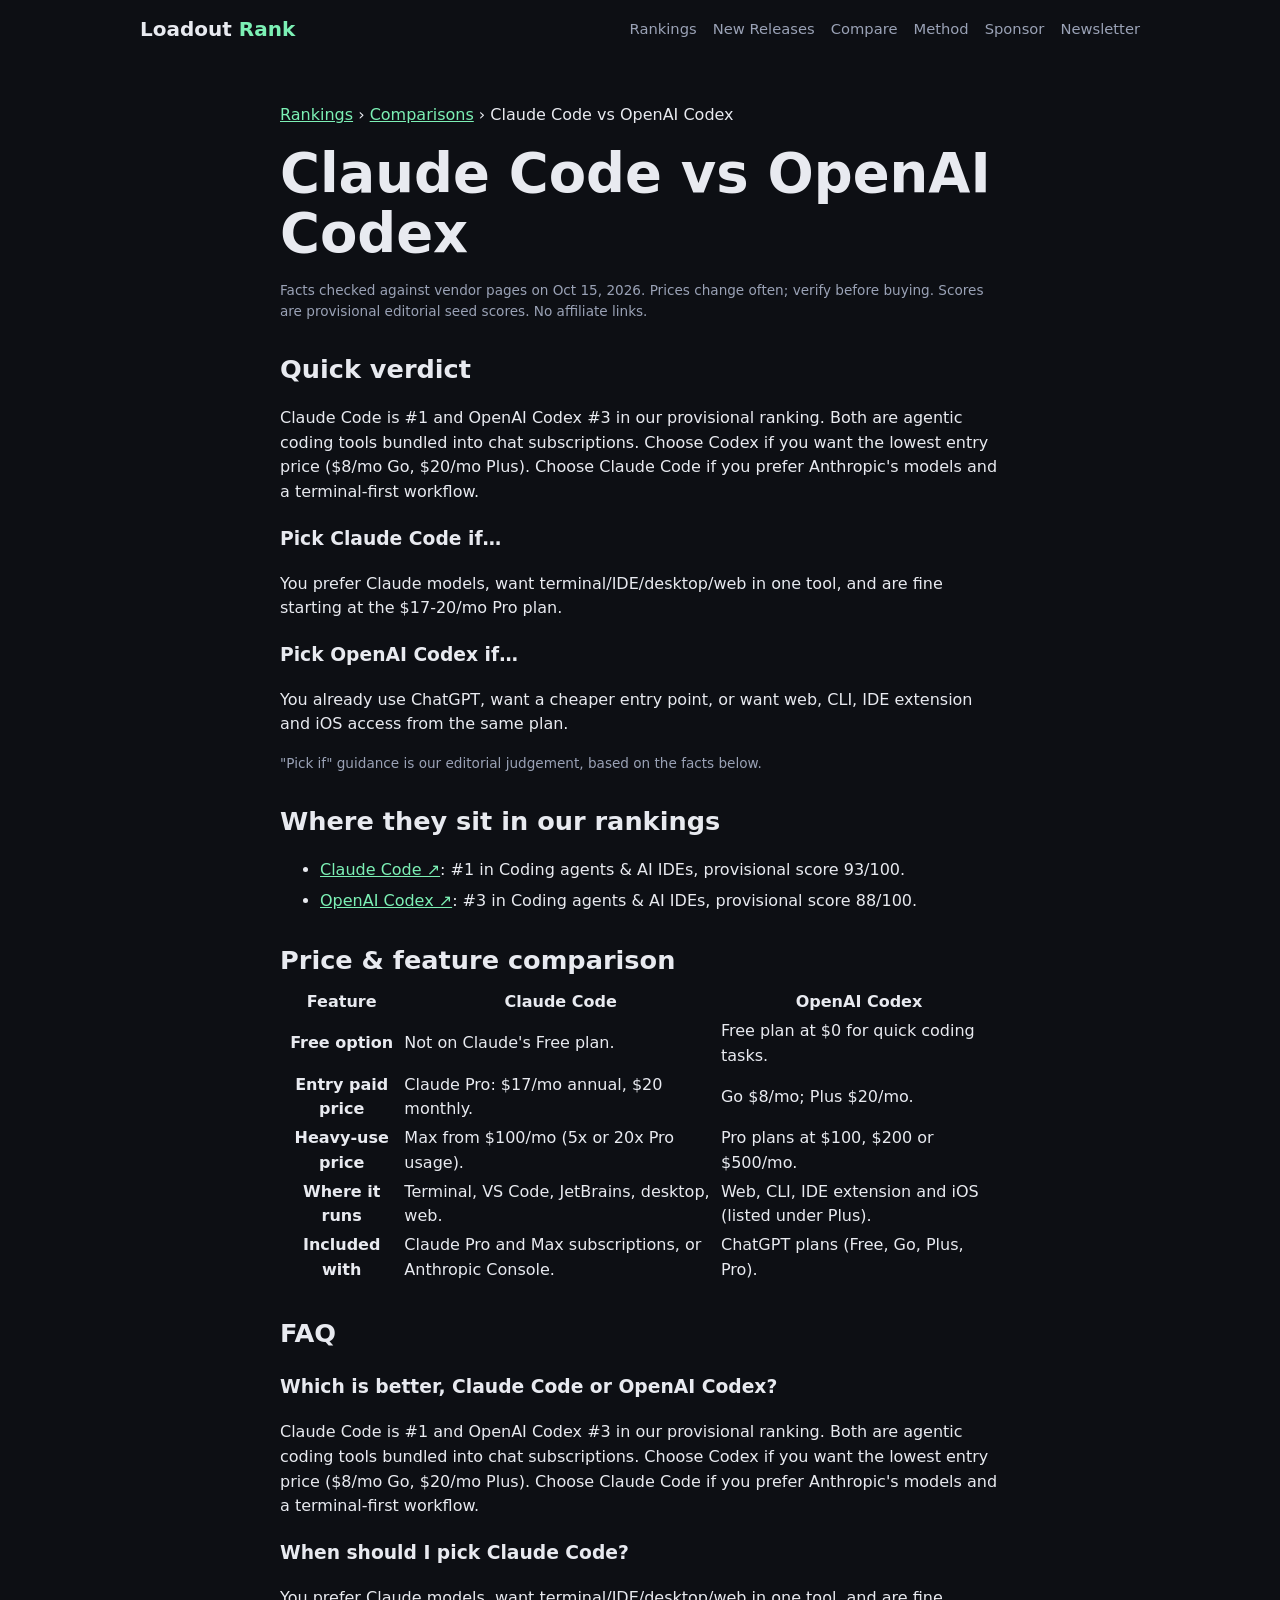
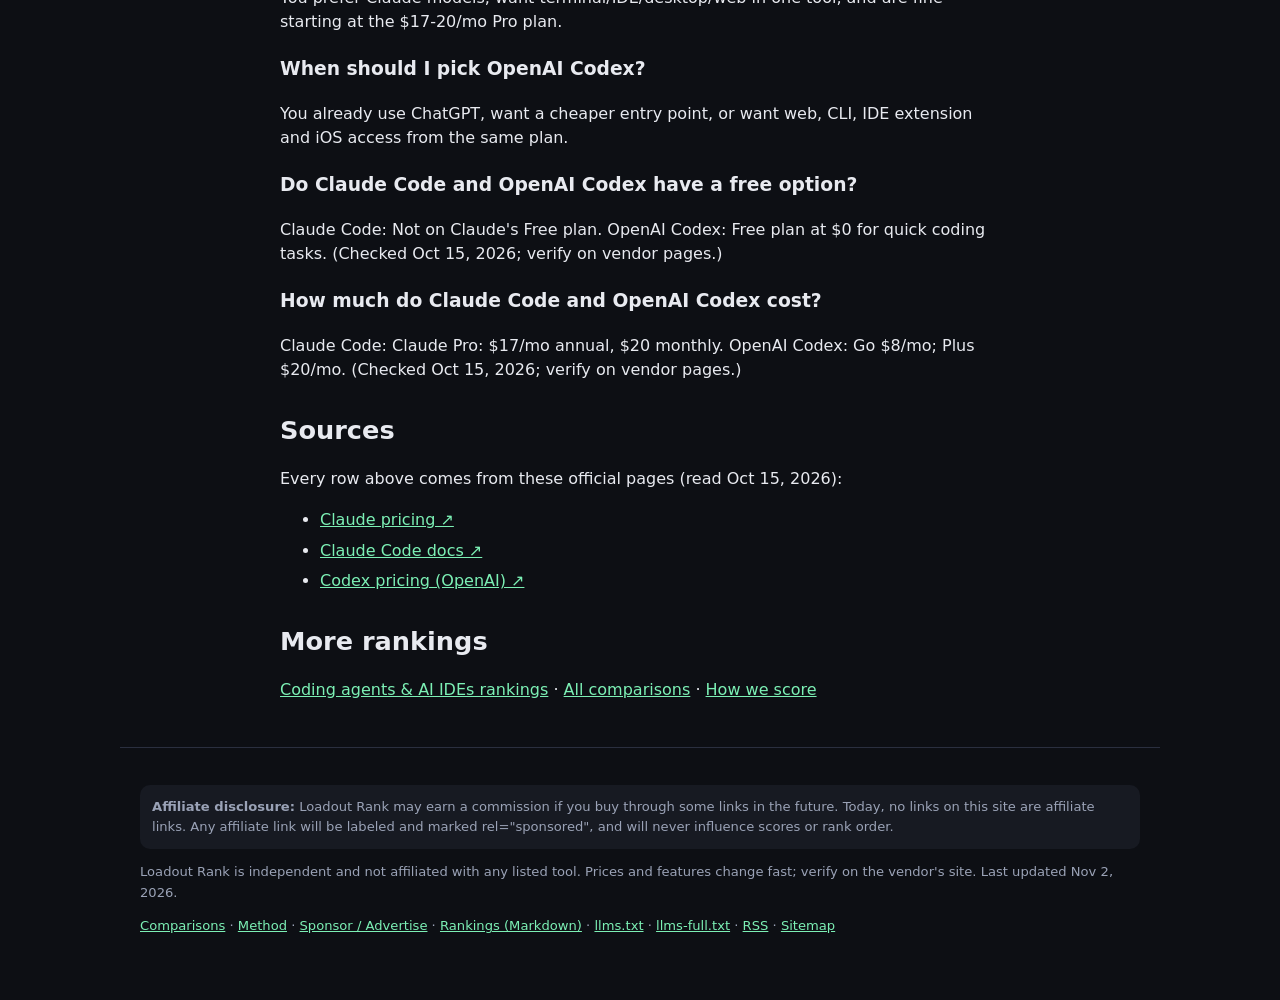
<file: claude-code-vs-openai-codex.html>
<!doctype html><html lang="en"><head><meta charset="utf-8"><meta name="viewport" content="width=device-width,initial-scale=1">
<title>Claude Code vs OpenAI Codex (2026): Verdict, Pricing &amp; Features</title><meta name="description" content="Claude Code vs OpenAI Codex compared: quick verdict, verified pricing and feature table from official pages, and who should pick which. Checked Oct 15, 2026."><meta name="theme-color" content="#0d0f14"><link rel="icon" href="favicon.svg" type="image/svg+xml"><link rel="icon" href="favicon-48.png" type="image/png" sizes="48x48"><link rel="apple-touch-icon" href="apple-touch-icon.png"><meta name="robots" content="index,follow,max-snippet:-1,max-image-preview:large">
<link rel="canonical" href="https://dlee8484.github.io/loadout-rank/claude-code-vs-openai-codex.html"><link rel="alternate" type="text/markdown" href="https://dlee8484.github.io/loadout-rank/rankings.md" title="Rankings as Markdown"><link rel="sitemap" type="application/xml" href="https://dlee8484.github.io/loadout-rank/sitemap.xml"><link rel="alternate" type="application/rss+xml" href="https://dlee8484.github.io/loadout-rank/feed.xml" title="Loadout Rank: new AI releases"><link rel="alternate" type="application/json" href="https://dlee8484.github.io/loadout-rank/data.json" title="Loadout Rank data (JSON)">
<meta property="og:type" content="website"><meta property="og:site_name" content="Loadout Rank"><meta property="og:title" content="Claude Code vs OpenAI Codex (2026): Verdict, Pricing &amp; Features"><meta property="og:description" content="Claude Code vs OpenAI Codex compared: quick verdict, verified pricing and feature table from official pages, and who should pick which. Checked Oct 15, 2026."><meta property="og:url" content="https://dlee8484.github.io/loadout-rank/claude-code-vs-openai-codex.html"><meta property="og:locale" content="en_US">
<meta name="twitter:card" content="summary_large_image"><meta name="twitter:image" content="https://dlee8484.github.io/loadout-rank/og-image.png"><meta property="og:image" content="https://dlee8484.github.io/loadout-rank/og-image.png"><meta property="og:image:width" content="1200"><meta property="og:image:height" content="630"><meta property="og:image:alt" content="Loadout Rank: best AI tools by use case"><meta name="twitter:title" content="Claude Code vs OpenAI Codex (2026): Verdict, Pricing &amp; Features"><meta name="twitter:description" content="Claude Code vs OpenAI Codex compared: quick verdict, verified pricing and feature table from official pages, and who should pick which. Checked Oct 15, 2026.">
<link rel="stylesheet" href="style.css"><script type="application/ld+json">{"@context": "https://schema.org", "@type": "Article", "headline": "Claude Code vs OpenAI Codex: quick verdict and comparison", "description": "Claude Code vs OpenAI Codex compared: quick verdict, verified pricing and feature table from official pages, and who should pick which. Checked Oct 15, 2026.", "url": "https://dlee8484.github.io/loadout-rank/claude-code-vs-openai-codex.html", "mainEntityOfPage": "https://dlee8484.github.io/loadout-rank/claude-code-vs-openai-codex.html", "datePublished": "2026-10-15", "dateModified": "2026-10-16", "inLanguage": "en", "author": {"@type": "Organization", "name": "Loadout Rank", "url": "https://dlee8484.github.io/loadout-rank/"}, "publisher": {"@type": "Organization", "name": "Loadout Rank", "url": "https://dlee8484.github.io/loadout-rank/"}, "about": [{"@type": "SoftwareApplication", "name": "Claude Code", "url": "https://claude.com/product/claude-code", "applicationCategory": "DeveloperApplication"}, {"@type": "SoftwareApplication", "name": "OpenAI Codex", "url": "https://openai.com/codex", "applicationCategory": "DeveloperApplication"}], "isPartOf": {"@id": "https://dlee8484.github.io/loadout-rank/#website"}}</script><script type="application/ld+json">{"@context": "https://schema.org", "@type": "BreadcrumbList", "itemListElement": [{"@type": "ListItem", "position": 1, "name": "Loadout Rank", "item": "https://dlee8484.github.io/loadout-rank/"}, {"@type": "ListItem", "position": 2, "name": "Comparisons", "item": "https://dlee8484.github.io/loadout-rank/comparisons.html"}, {"@type": "ListItem", "position": 3, "name": "Claude Code vs OpenAI Codex", "item": "https://dlee8484.github.io/loadout-rank/claude-code-vs-openai-codex.html"}]}</script><script type="application/ld+json">{"@context": "https://schema.org", "@type": "FAQPage", "mainEntity": [{"@type": "Question", "name": "Which is better, Claude Code or OpenAI Codex?", "acceptedAnswer": {"@type": "Answer", "text": "Claude Code is #1 and OpenAI Codex #3 in our provisional ranking. Both are agentic coding tools bundled into chat subscriptions. Choose Codex if you want the lowest entry price ($8/mo Go, $20/mo Plus). Choose Claude Code if you prefer Anthropic's models and a terminal-first workflow."}}, {"@type": "Question", "name": "When should I pick Claude Code?", "acceptedAnswer": {"@type": "Answer", "text": "You prefer Claude models, want terminal/IDE/desktop/web in one tool, and are fine starting at the $17-20/mo Pro plan."}}, {"@type": "Question", "name": "When should I pick OpenAI Codex?", "acceptedAnswer": {"@type": "Answer", "text": "You already use ChatGPT, want a cheaper entry point, or want web, CLI, IDE extension and iOS access from the same plan."}}, {"@type": "Question", "name": "Do Claude Code and OpenAI Codex have a free option?", "acceptedAnswer": {"@type": "Answer", "text": "Claude Code: Not on Claude's Free plan. OpenAI Codex: Free plan at $0 for quick coding tasks. (Checked Oct 15, 2026; verify on vendor pages.)"}}, {"@type": "Question", "name": "How much do Claude Code and OpenAI Codex cost?", "acceptedAnswer": {"@type": "Answer", "text": "Claude Code: Claude Pro: $17/mo annual, $20 monthly. OpenAI Codex: Go $8/mo; Plus $20/mo. (Checked Oct 15, 2026; verify on vendor pages.)"}}]}</script></head><body>
<a class="skip" href="#main">Skip to content</a>
<header><nav class="nav" aria-label="Primary"><a class="logo" href="index.html">Loadout <em>Rank</em></a><div class="links"><a href="index.html#browse">Rankings</a><a href="index.html#releases">New Releases</a><a href="comparisons.html">Compare</a><a href="about.html">Method</a><a href="sponsor.html">Sponsor</a><a href="index.html#newsletter">Newsletter</a></div></nav></header>
<main id="main" class="wrap prose cmp"><p class="crumb"><a href="index.html">Rankings</a> › <a href="comparisons.html">Comparisons</a> › Claude Code vs OpenAI Codex</p>
<h1>Claude Code vs OpenAI Codex</h1>
<p class="note">Facts checked against vendor pages on <time datetime="2026-10-15">Oct 15, 2026</time>. Prices change often; verify before buying. Scores are provisional editorial seed scores. No affiliate links.</p>
<div class="verdict"><h2>Quick verdict</h2><p>Claude Code is #1 and OpenAI Codex #3 in our provisional ranking. Both are agentic coding tools bundled into chat subscriptions. Choose Codex if you want the lowest entry price ($8/mo Go, $20/mo Plus). Choose Claude Code if you prefer Anthropic&#x27;s models and a terminal-first workflow.</p></div>
<div class="picks"><div><h3>Pick Claude Code if…</h3><p>You prefer Claude models, want terminal/IDE/desktop/web in one tool, and are fine starting at the $17-20/mo Pro plan.</p></div><div><h3>Pick OpenAI Codex if…</h3><p>You already use ChatGPT, want a cheaper entry point, or want web, CLI, IDE extension and iOS access from the same plan.</p></div></div>
<p class="note">"Pick if" guidance is our editorial judgement, based on the facts below.</p>
<h2>Where they sit in our rankings</h2>
<ul><li><a href="https://claude.com/product/claude-code" target="_blank" rel="noopener nofollow">Claude Code ↗</a>: #1 in Coding agents &amp; AI IDEs, provisional score 93/100.</li><li><a href="https://openai.com/codex" target="_blank" rel="noopener nofollow">OpenAI Codex ↗</a>: #3 in Coding agents &amp; AI IDEs, provisional score 88/100.</li></ul>
<h2>Price &amp; feature comparison</h2>
<div class="tblwrap"><table class="cmptbl"><thead><tr><th scope="col">Feature</th><th scope="col">Claude Code</th><th scope="col">OpenAI Codex</th></tr></thead><tbody><tr><th scope="row">Free option</th><td>Not on Claude&#x27;s Free plan.</td><td>Free plan at $0 for quick coding tasks.</td></tr><tr><th scope="row">Entry paid price</th><td>Claude Pro: $17/mo annual, $20 monthly.</td><td>Go $8/mo; Plus $20/mo.</td></tr><tr><th scope="row">Heavy-use price</th><td>Max from $100/mo (5x or 20x Pro usage).</td><td>Pro plans at $100, $200 or $500/mo.</td></tr><tr><th scope="row">Where it runs</th><td>Terminal, VS Code, JetBrains, desktop, web.</td><td>Web, CLI, IDE extension and iOS (listed under Plus).</td></tr><tr><th scope="row">Included with</th><td>Claude Pro and Max subscriptions, or Anthropic Console.</td><td>ChatGPT plans (Free, Go, Plus, Pro).</td></tr></tbody></table></div>
<h2>FAQ</h2><div class="faq"><h3>Which is better, Claude Code or OpenAI Codex?</h3><p>Claude Code is #1 and OpenAI Codex #3 in our provisional ranking. Both are agentic coding tools bundled into chat subscriptions. Choose Codex if you want the lowest entry price ($8/mo Go, $20/mo Plus). Choose Claude Code if you prefer Anthropic&#x27;s models and a terminal-first workflow.</p><h3>When should I pick Claude Code?</h3><p>You prefer Claude models, want terminal/IDE/desktop/web in one tool, and are fine starting at the $17-20/mo Pro plan.</p><h3>When should I pick OpenAI Codex?</h3><p>You already use ChatGPT, want a cheaper entry point, or want web, CLI, IDE extension and iOS access from the same plan.</p><h3>Do Claude Code and OpenAI Codex have a free option?</h3><p>Claude Code: Not on Claude&#x27;s Free plan. OpenAI Codex: Free plan at $0 for quick coding tasks. (Checked Oct 15, 2026; verify on vendor pages.)</p><h3>How much do Claude Code and OpenAI Codex cost?</h3><p>Claude Code: Claude Pro: $17/mo annual, $20 monthly. OpenAI Codex: Go $8/mo; Plus $20/mo. (Checked Oct 15, 2026; verify on vendor pages.)</p></div>
<h2>Sources</h2><p>Every row above comes from these official pages (read Oct 15, 2026):</p><ul><li><a href="https://claude.com/pricing" target="_blank" rel="noopener nofollow">Claude pricing ↗</a></li><li><a href="https://code.claude.com/docs/en/overview" target="_blank" rel="noopener nofollow">Claude Code docs ↗</a></li><li><a href="https://developers.openai.com/codex/pricing" target="_blank" rel="noopener nofollow">Codex pricing (OpenAI) ↗</a></li></ul>
<h2>More rankings</h2><p><a href="index.html#coding-agents-ai-ides">Coding agents &amp; AI IDEs rankings</a> · <a href="comparisons.html">All comparisons</a> · <a href="about.html">How we score</a></p>
</main><footer class="foot"><p class="disc"><strong>Affiliate disclosure:</strong> Loadout Rank may earn a commission if you buy through some links in the future. Today, no links on this site are affiliate links. Any affiliate link will be labeled and marked rel=&quot;sponsored&quot;, and will never influence scores or rank order.</p><p>Loadout Rank is independent and not affiliated with any listed tool. Prices and features change fast; verify on the vendor's site. Last updated Nov 2, 2026.</p><p><a href="comparisons.html">Comparisons</a> · <a href="about.html">Method</a> · <a href="sponsor.html">Sponsor / Advertise</a> · <a href="rankings.md">Rankings (Markdown)</a> · <a href="llms.txt">llms.txt</a> · <a href="llms-full.txt">llms-full.txt</a> · <a href="feed.xml">RSS</a> · <a href="sitemap.xml">Sitemap</a></p></footer></body></html>
</file>
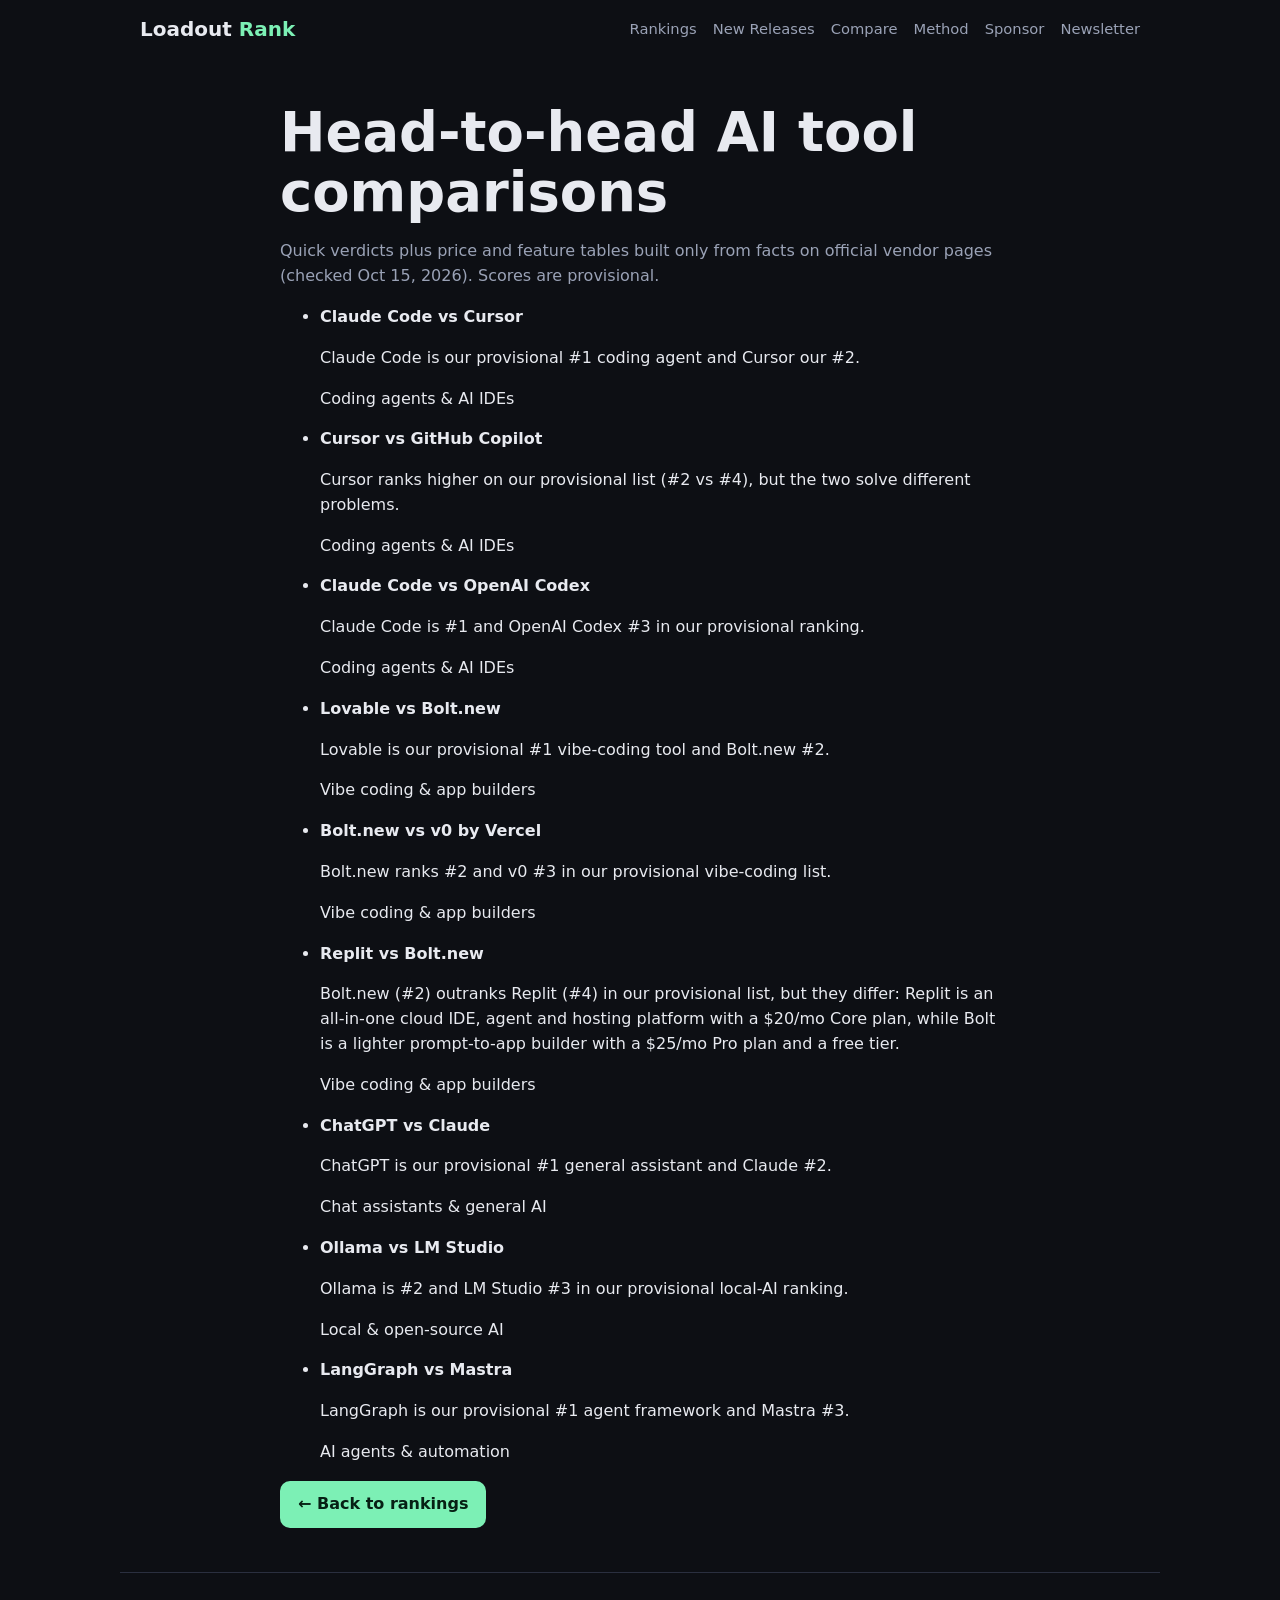
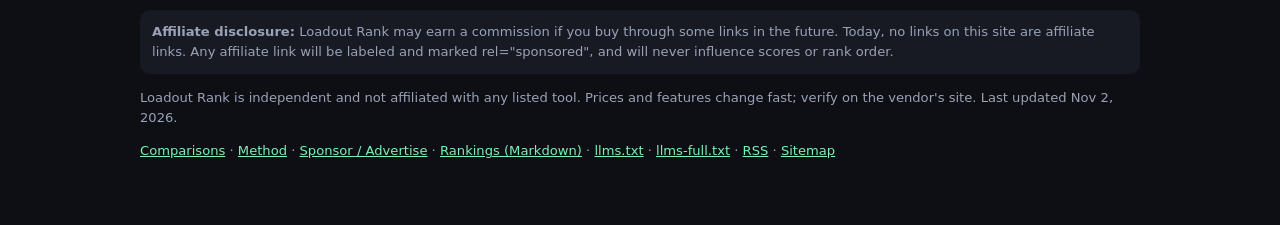
<file: comparisons.html>
<!doctype html><html lang="en"><head><meta charset="utf-8"><meta name="viewport" content="width=device-width,initial-scale=1">
<title>AI Tool Comparisons: Claude Code vs Cursor and more</title><meta name="description" content="9 head-to-head AI tool comparisons with quick verdicts and verified pricing: coding agents, app builders, chat assistants, local AI and agent frameworks."><meta name="theme-color" content="#0d0f14"><link rel="icon" href="favicon.svg" type="image/svg+xml"><link rel="icon" href="favicon-48.png" type="image/png" sizes="48x48"><link rel="apple-touch-icon" href="apple-touch-icon.png"><meta name="robots" content="index,follow,max-snippet:-1,max-image-preview:large">
<link rel="canonical" href="https://dlee8484.github.io/loadout-rank/comparisons.html"><link rel="alternate" type="text/markdown" href="https://dlee8484.github.io/loadout-rank/rankings.md" title="Rankings as Markdown"><link rel="sitemap" type="application/xml" href="https://dlee8484.github.io/loadout-rank/sitemap.xml"><link rel="alternate" type="application/rss+xml" href="https://dlee8484.github.io/loadout-rank/feed.xml" title="Loadout Rank: new AI releases"><link rel="alternate" type="application/json" href="https://dlee8484.github.io/loadout-rank/data.json" title="Loadout Rank data (JSON)">
<meta property="og:type" content="website"><meta property="og:site_name" content="Loadout Rank"><meta property="og:title" content="AI Tool Comparisons: Claude Code vs Cursor and more"><meta property="og:description" content="9 head-to-head AI tool comparisons with quick verdicts and verified pricing: coding agents, app builders, chat assistants, local AI and agent frameworks."><meta property="og:url" content="https://dlee8484.github.io/loadout-rank/comparisons.html"><meta property="og:locale" content="en_US">
<meta name="twitter:card" content="summary_large_image"><meta name="twitter:image" content="https://dlee8484.github.io/loadout-rank/og-image.png"><meta property="og:image" content="https://dlee8484.github.io/loadout-rank/og-image.png"><meta property="og:image:width" content="1200"><meta property="og:image:height" content="630"><meta property="og:image:alt" content="Loadout Rank: best AI tools by use case"><meta name="twitter:title" content="AI Tool Comparisons: Claude Code vs Cursor and more"><meta name="twitter:description" content="9 head-to-head AI tool comparisons with quick verdicts and verified pricing: coding agents, app builders, chat assistants, local AI and agent frameworks.">
<link rel="stylesheet" href="style.css"><script type="application/ld+json">{"@context": "https://schema.org", "@type": "CollectionPage", "name": "AI tool head-to-head comparisons", "url": "https://dlee8484.github.io/loadout-rank/comparisons.html", "dateModified": "2026-10-15", "isPartOf": {"@id": "https://dlee8484.github.io/loadout-rank/#website"}}</script><script type="application/ld+json">{"@context": "https://schema.org", "@type": "ItemList", "name": "Loadout Rank comparisons", "numberOfItems": 9, "itemListElement": [{"@type": "ListItem", "position": 1, "name": "Claude Code vs Cursor", "url": "https://dlee8484.github.io/loadout-rank/claude-code-vs-cursor.html"}, {"@type": "ListItem", "position": 2, "name": "Cursor vs GitHub Copilot", "url": "https://dlee8484.github.io/loadout-rank/cursor-vs-github-copilot.html"}, {"@type": "ListItem", "position": 3, "name": "Claude Code vs OpenAI Codex", "url": "https://dlee8484.github.io/loadout-rank/claude-code-vs-openai-codex.html"}, {"@type": "ListItem", "position": 4, "name": "Lovable vs Bolt.new", "url": "https://dlee8484.github.io/loadout-rank/lovable-vs-bolt-new.html"}, {"@type": "ListItem", "position": 5, "name": "Bolt.new vs v0 by Vercel", "url": "https://dlee8484.github.io/loadout-rank/bolt-new-vs-v0.html"}, {"@type": "ListItem", "position": 6, "name": "Replit vs Bolt.new", "url": "https://dlee8484.github.io/loadout-rank/replit-vs-bolt-new.html"}, {"@type": "ListItem", "position": 7, "name": "ChatGPT vs Claude", "url": "https://dlee8484.github.io/loadout-rank/chatgpt-vs-claude.html"}, {"@type": "ListItem", "position": 8, "name": "Ollama vs LM Studio", "url": "https://dlee8484.github.io/loadout-rank/ollama-vs-lm-studio.html"}, {"@type": "ListItem", "position": 9, "name": "LangGraph vs Mastra", "url": "https://dlee8484.github.io/loadout-rank/langgraph-vs-mastra.html"}]}</script></head><body>
<a class="skip" href="#main">Skip to content</a>
<header><nav class="nav" aria-label="Primary"><a class="logo" href="index.html">Loadout <em>Rank</em></a><div class="links"><a href="index.html#browse">Rankings</a><a href="index.html#releases">New Releases</a><a href="comparisons.html">Compare</a><a href="about.html">Method</a><a href="sponsor.html">Sponsor</a><a href="index.html#newsletter">Newsletter</a></div></nav></header>
<main id="main" class="wrap prose"><h1>Head-to-head AI tool comparisons</h1><p class="d">Quick verdicts plus price and feature tables built only from facts on official vendor pages (checked Oct 15, 2026). Scores are provisional.</p><ul class="cmpgrid"><li class="card2"><a class="nm" href="claude-code-vs-cursor.html">Claude Code vs Cursor</a><p>Claude Code is our provisional #1 coding agent and Cursor our #2.</p><p class="mini">Coding agents &amp; AI IDEs</p></li><li class="card2"><a class="nm" href="cursor-vs-github-copilot.html">Cursor vs GitHub Copilot</a><p>Cursor ranks higher on our provisional list (#2 vs #4), but the two solve different problems.</p><p class="mini">Coding agents &amp; AI IDEs</p></li><li class="card2"><a class="nm" href="claude-code-vs-openai-codex.html">Claude Code vs OpenAI Codex</a><p>Claude Code is #1 and OpenAI Codex #3 in our provisional ranking.</p><p class="mini">Coding agents &amp; AI IDEs</p></li><li class="card2"><a class="nm" href="lovable-vs-bolt-new.html">Lovable vs Bolt.new</a><p>Lovable is our provisional #1 vibe-coding tool and Bolt.new #2.</p><p class="mini">Vibe coding &amp; app builders</p></li><li class="card2"><a class="nm" href="bolt-new-vs-v0.html">Bolt.new vs v0 by Vercel</a><p>Bolt.new ranks #2 and v0 #3 in our provisional vibe-coding list.</p><p class="mini">Vibe coding &amp; app builders</p></li><li class="card2"><a class="nm" href="replit-vs-bolt-new.html">Replit vs Bolt.new</a><p>Bolt.new (#2) outranks Replit (#4) in our provisional list, but they differ: Replit is an all-in-one cloud IDE, agent and hosting platform with a $20/mo Core plan, while Bolt is a lighter prompt-to-app builder with a $25/mo Pro plan and a free tier.</p><p class="mini">Vibe coding &amp; app builders</p></li><li class="card2"><a class="nm" href="chatgpt-vs-claude.html">ChatGPT vs Claude</a><p>ChatGPT is our provisional #1 general assistant and Claude #2.</p><p class="mini">Chat assistants &amp; general AI</p></li><li class="card2"><a class="nm" href="ollama-vs-lm-studio.html">Ollama vs LM Studio</a><p>Ollama is #2 and LM Studio #3 in our provisional local-AI ranking.</p><p class="mini">Local &amp; open-source AI</p></li><li class="card2"><a class="nm" href="langgraph-vs-mastra.html">LangGraph vs Mastra</a><p>LangGraph is our provisional #1 agent framework and Mastra #3.</p><p class="mini">AI agents &amp; automation</p></li></ul><p><a class="btn" href="index.html#browse">← Back to rankings</a></p></main><footer class="foot"><p class="disc"><strong>Affiliate disclosure:</strong> Loadout Rank may earn a commission if you buy through some links in the future. Today, no links on this site are affiliate links. Any affiliate link will be labeled and marked rel=&quot;sponsored&quot;, and will never influence scores or rank order.</p><p>Loadout Rank is independent and not affiliated with any listed tool. Prices and features change fast; verify on the vendor's site. Last updated Nov 2, 2026.</p><p><a href="comparisons.html">Comparisons</a> · <a href="about.html">Method</a> · <a href="sponsor.html">Sponsor / Advertise</a> · <a href="rankings.md">Rankings (Markdown)</a> · <a href="llms.txt">llms.txt</a> · <a href="llms-full.txt">llms-full.txt</a> · <a href="feed.xml">RSS</a> · <a href="sitemap.xml">Sitemap</a></p></footer></body></html>
</file>
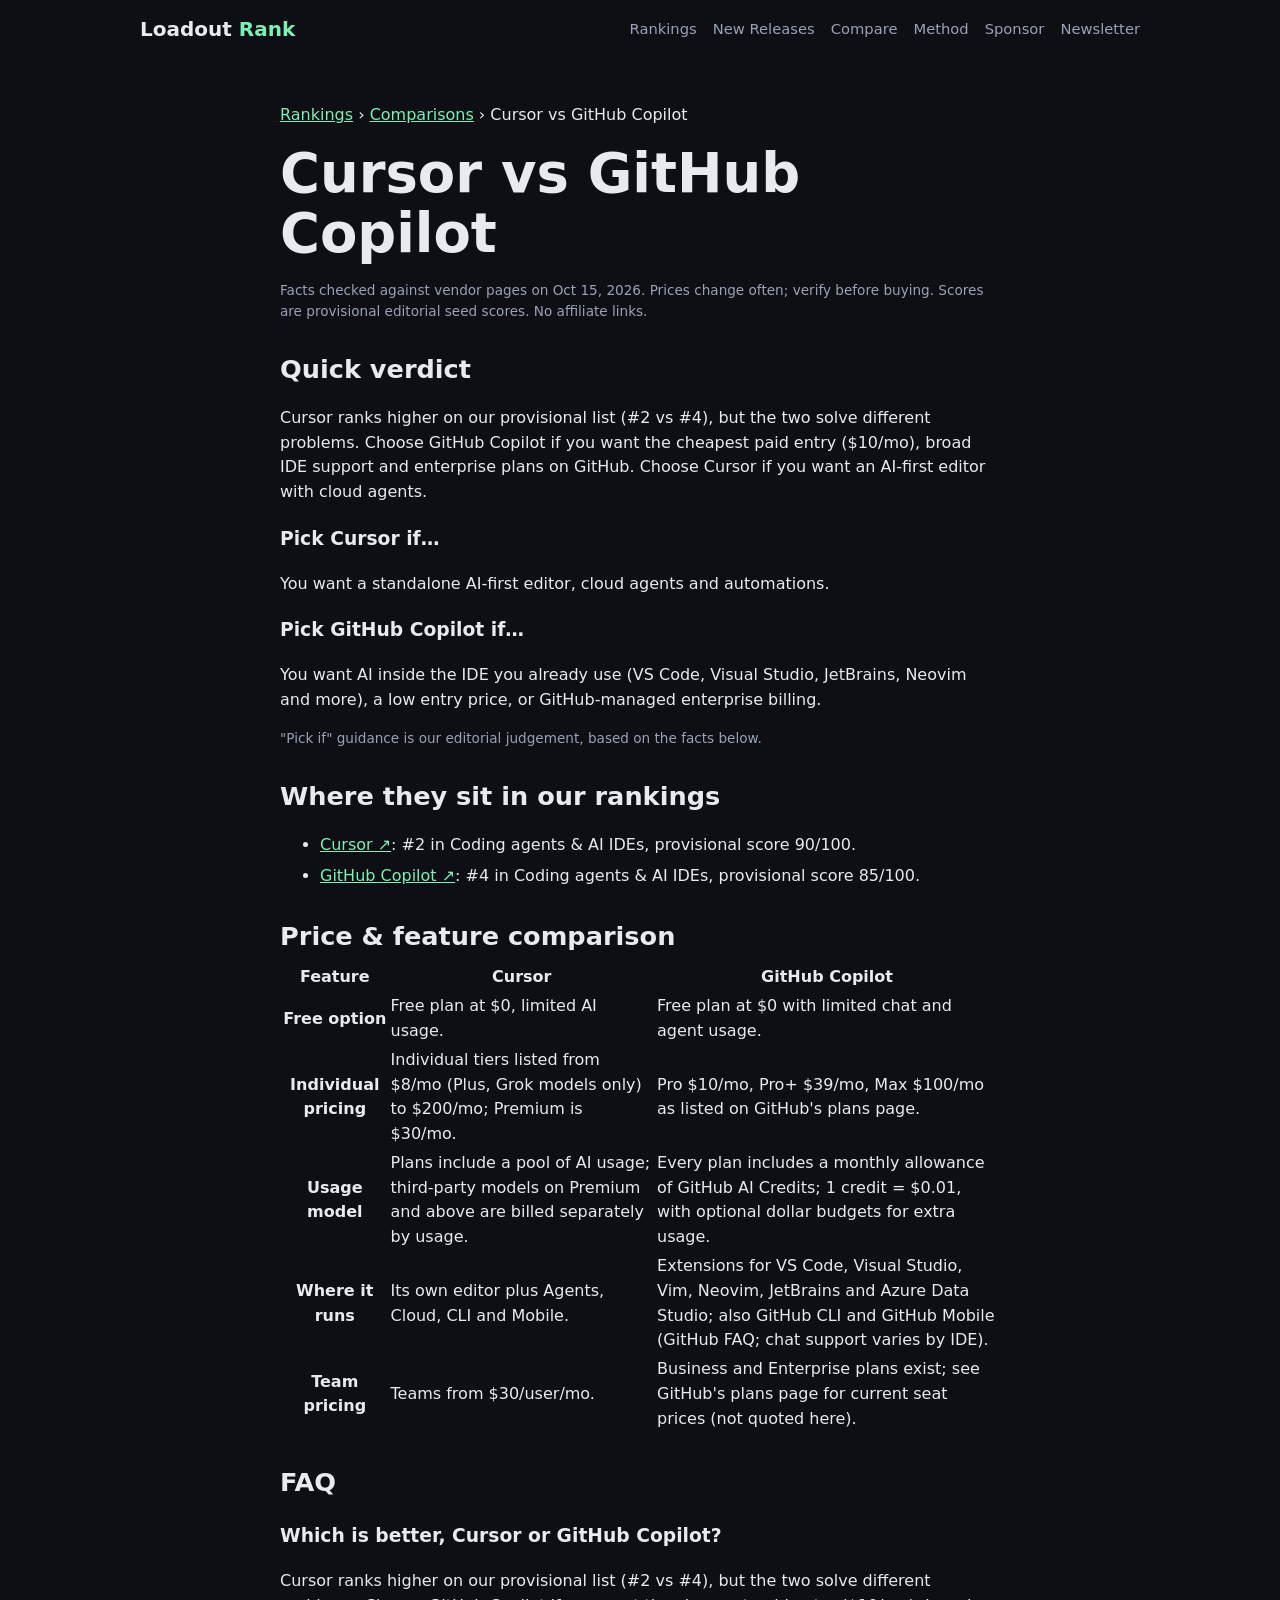
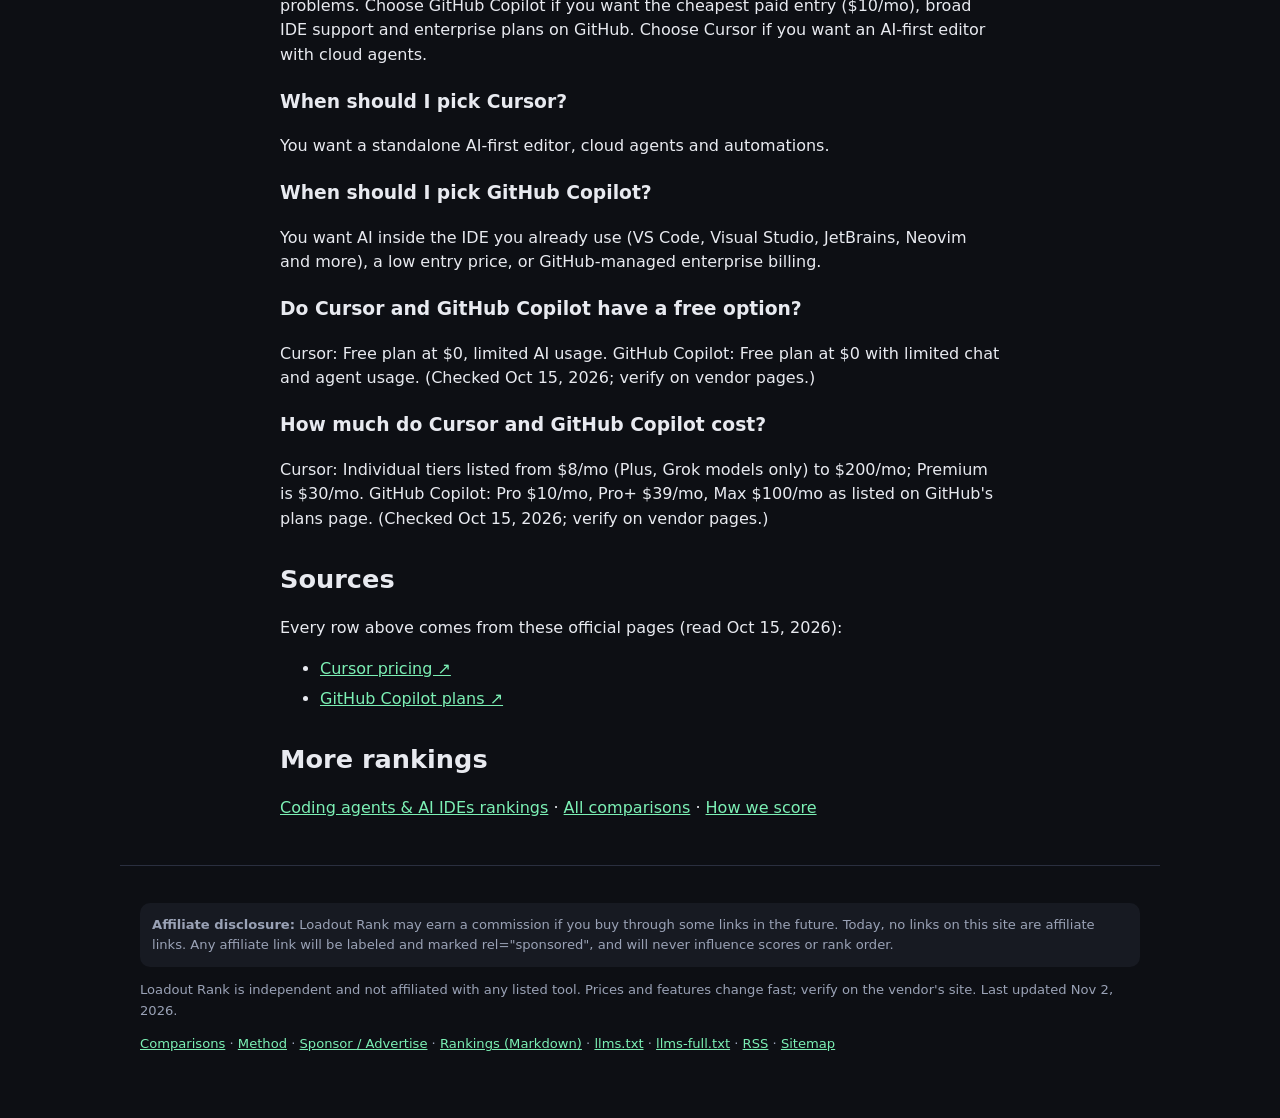
<file: cursor-vs-github-copilot.html>
<!doctype html><html lang="en"><head><meta charset="utf-8"><meta name="viewport" content="width=device-width,initial-scale=1">
<title>Cursor vs GitHub Copilot (2026): Verdict, Pricing &amp; Features</title><meta name="description" content="Cursor vs GitHub Copilot compared: quick verdict, verified pricing and feature table from official pages, and who should pick which. Checked Oct 15, 2026."><meta name="theme-color" content="#0d0f14"><link rel="icon" href="favicon.svg" type="image/svg+xml"><link rel="icon" href="favicon-48.png" type="image/png" sizes="48x48"><link rel="apple-touch-icon" href="apple-touch-icon.png"><meta name="robots" content="index,follow,max-snippet:-1,max-image-preview:large">
<link rel="canonical" href="https://dlee8484.github.io/loadout-rank/cursor-vs-github-copilot.html"><link rel="alternate" type="text/markdown" href="https://dlee8484.github.io/loadout-rank/rankings.md" title="Rankings as Markdown"><link rel="sitemap" type="application/xml" href="https://dlee8484.github.io/loadout-rank/sitemap.xml"><link rel="alternate" type="application/rss+xml" href="https://dlee8484.github.io/loadout-rank/feed.xml" title="Loadout Rank: new AI releases"><link rel="alternate" type="application/json" href="https://dlee8484.github.io/loadout-rank/data.json" title="Loadout Rank data (JSON)">
<meta property="og:type" content="website"><meta property="og:site_name" content="Loadout Rank"><meta property="og:title" content="Cursor vs GitHub Copilot (2026): Verdict, Pricing &amp; Features"><meta property="og:description" content="Cursor vs GitHub Copilot compared: quick verdict, verified pricing and feature table from official pages, and who should pick which. Checked Oct 15, 2026."><meta property="og:url" content="https://dlee8484.github.io/loadout-rank/cursor-vs-github-copilot.html"><meta property="og:locale" content="en_US">
<meta name="twitter:card" content="summary_large_image"><meta name="twitter:image" content="https://dlee8484.github.io/loadout-rank/og-image.png"><meta property="og:image" content="https://dlee8484.github.io/loadout-rank/og-image.png"><meta property="og:image:width" content="1200"><meta property="og:image:height" content="630"><meta property="og:image:alt" content="Loadout Rank: best AI tools by use case"><meta name="twitter:title" content="Cursor vs GitHub Copilot (2026): Verdict, Pricing &amp; Features"><meta name="twitter:description" content="Cursor vs GitHub Copilot compared: quick verdict, verified pricing and feature table from official pages, and who should pick which. Checked Oct 15, 2026.">
<link rel="stylesheet" href="style.css"><script type="application/ld+json">{"@context": "https://schema.org", "@type": "Article", "headline": "Cursor vs GitHub Copilot: quick verdict and comparison", "description": "Cursor vs GitHub Copilot compared: quick verdict, verified pricing and feature table from official pages, and who should pick which. Checked Oct 15, 2026.", "url": "https://dlee8484.github.io/loadout-rank/cursor-vs-github-copilot.html", "mainEntityOfPage": "https://dlee8484.github.io/loadout-rank/cursor-vs-github-copilot.html", "datePublished": "2026-10-15", "dateModified": "2026-10-16", "inLanguage": "en", "author": {"@type": "Organization", "name": "Loadout Rank", "url": "https://dlee8484.github.io/loadout-rank/"}, "publisher": {"@type": "Organization", "name": "Loadout Rank", "url": "https://dlee8484.github.io/loadout-rank/"}, "about": [{"@type": "SoftwareApplication", "name": "Cursor", "url": "https://cursor.com", "applicationCategory": "DeveloperApplication"}, {"@type": "SoftwareApplication", "name": "GitHub Copilot", "url": "https://github.com/features/copilot", "applicationCategory": "DeveloperApplication"}], "isPartOf": {"@id": "https://dlee8484.github.io/loadout-rank/#website"}}</script><script type="application/ld+json">{"@context": "https://schema.org", "@type": "BreadcrumbList", "itemListElement": [{"@type": "ListItem", "position": 1, "name": "Loadout Rank", "item": "https://dlee8484.github.io/loadout-rank/"}, {"@type": "ListItem", "position": 2, "name": "Comparisons", "item": "https://dlee8484.github.io/loadout-rank/comparisons.html"}, {"@type": "ListItem", "position": 3, "name": "Cursor vs GitHub Copilot", "item": "https://dlee8484.github.io/loadout-rank/cursor-vs-github-copilot.html"}]}</script><script type="application/ld+json">{"@context": "https://schema.org", "@type": "FAQPage", "mainEntity": [{"@type": "Question", "name": "Which is better, Cursor or GitHub Copilot?", "acceptedAnswer": {"@type": "Answer", "text": "Cursor ranks higher on our provisional list (#2 vs #4), but the two solve different problems. Choose GitHub Copilot if you want the cheapest paid entry ($10/mo), broad IDE support and enterprise plans on GitHub. Choose Cursor if you want an AI-first editor with cloud agents."}}, {"@type": "Question", "name": "When should I pick Cursor?", "acceptedAnswer": {"@type": "Answer", "text": "You want a standalone AI-first editor, cloud agents and automations."}}, {"@type": "Question", "name": "When should I pick GitHub Copilot?", "acceptedAnswer": {"@type": "Answer", "text": "You want AI inside the IDE you already use (VS Code, Visual Studio, JetBrains, Neovim and more), a low entry price, or GitHub-managed enterprise billing."}}, {"@type": "Question", "name": "Do Cursor and GitHub Copilot have a free option?", "acceptedAnswer": {"@type": "Answer", "text": "Cursor: Free plan at $0, limited AI usage. GitHub Copilot: Free plan at $0 with limited chat and agent usage. (Checked Oct 15, 2026; verify on vendor pages.)"}}, {"@type": "Question", "name": "How much do Cursor and GitHub Copilot cost?", "acceptedAnswer": {"@type": "Answer", "text": "Cursor: Individual tiers listed from $8/mo (Plus, Grok models only) to $200/mo; Premium is $30/mo. GitHub Copilot: Pro $10/mo, Pro+ $39/mo, Max $100/mo as listed on GitHub's plans page. (Checked Oct 15, 2026; verify on vendor pages.)"}}]}</script></head><body>
<a class="skip" href="#main">Skip to content</a>
<header><nav class="nav" aria-label="Primary"><a class="logo" href="index.html">Loadout <em>Rank</em></a><div class="links"><a href="index.html#browse">Rankings</a><a href="index.html#releases">New Releases</a><a href="comparisons.html">Compare</a><a href="about.html">Method</a><a href="sponsor.html">Sponsor</a><a href="index.html#newsletter">Newsletter</a></div></nav></header>
<main id="main" class="wrap prose cmp"><p class="crumb"><a href="index.html">Rankings</a> › <a href="comparisons.html">Comparisons</a> › Cursor vs GitHub Copilot</p>
<h1>Cursor vs GitHub Copilot</h1>
<p class="note">Facts checked against vendor pages on <time datetime="2026-10-15">Oct 15, 2026</time>. Prices change often; verify before buying. Scores are provisional editorial seed scores. No affiliate links.</p>
<div class="verdict"><h2>Quick verdict</h2><p>Cursor ranks higher on our provisional list (#2 vs #4), but the two solve different problems. Choose GitHub Copilot if you want the cheapest paid entry ($10/mo), broad IDE support and enterprise plans on GitHub. Choose Cursor if you want an AI-first editor with cloud agents.</p></div>
<div class="picks"><div><h3>Pick Cursor if…</h3><p>You want a standalone AI-first editor, cloud agents and automations.</p></div><div><h3>Pick GitHub Copilot if…</h3><p>You want AI inside the IDE you already use (VS Code, Visual Studio, JetBrains, Neovim and more), a low entry price, or GitHub-managed enterprise billing.</p></div></div>
<p class="note">"Pick if" guidance is our editorial judgement, based on the facts below.</p>
<h2>Where they sit in our rankings</h2>
<ul><li><a href="https://cursor.com" target="_blank" rel="noopener nofollow">Cursor ↗</a>: #2 in Coding agents &amp; AI IDEs, provisional score 90/100.</li><li><a href="https://github.com/features/copilot" target="_blank" rel="noopener nofollow">GitHub Copilot ↗</a>: #4 in Coding agents &amp; AI IDEs, provisional score 85/100.</li></ul>
<h2>Price &amp; feature comparison</h2>
<div class="tblwrap"><table class="cmptbl"><thead><tr><th scope="col">Feature</th><th scope="col">Cursor</th><th scope="col">GitHub Copilot</th></tr></thead><tbody><tr><th scope="row">Free option</th><td>Free plan at $0, limited AI usage.</td><td>Free plan at $0 with limited chat and agent usage.</td></tr><tr><th scope="row">Individual pricing</th><td>Individual tiers listed from $8/mo (Plus, Grok models only) to $200/mo; Premium is $30/mo.</td><td>Pro $10/mo, Pro+ $39/mo, Max $100/mo as listed on GitHub&#x27;s plans page.</td></tr><tr><th scope="row">Usage model</th><td>Plans include a pool of AI usage; third-party models on Premium and above are billed separately by usage.</td><td>Every plan includes a monthly allowance of GitHub AI Credits; 1 credit = $0.01, with optional dollar budgets for extra usage.</td></tr><tr><th scope="row">Where it runs</th><td>Its own editor plus Agents, Cloud, CLI and Mobile.</td><td>Extensions for VS Code, Visual Studio, Vim, Neovim, JetBrains and Azure Data Studio; also GitHub CLI and GitHub Mobile (GitHub FAQ; chat support varies by IDE).</td></tr><tr><th scope="row">Team pricing</th><td>Teams from $30/user/mo.</td><td>Business and Enterprise plans exist; see GitHub&#x27;s plans page for current seat prices (not quoted here).</td></tr></tbody></table></div>
<h2>FAQ</h2><div class="faq"><h3>Which is better, Cursor or GitHub Copilot?</h3><p>Cursor ranks higher on our provisional list (#2 vs #4), but the two solve different problems. Choose GitHub Copilot if you want the cheapest paid entry ($10/mo), broad IDE support and enterprise plans on GitHub. Choose Cursor if you want an AI-first editor with cloud agents.</p><h3>When should I pick Cursor?</h3><p>You want a standalone AI-first editor, cloud agents and automations.</p><h3>When should I pick GitHub Copilot?</h3><p>You want AI inside the IDE you already use (VS Code, Visual Studio, JetBrains, Neovim and more), a low entry price, or GitHub-managed enterprise billing.</p><h3>Do Cursor and GitHub Copilot have a free option?</h3><p>Cursor: Free plan at $0, limited AI usage. GitHub Copilot: Free plan at $0 with limited chat and agent usage. (Checked Oct 15, 2026; verify on vendor pages.)</p><h3>How much do Cursor and GitHub Copilot cost?</h3><p>Cursor: Individual tiers listed from $8/mo (Plus, Grok models only) to $200/mo; Premium is $30/mo. GitHub Copilot: Pro $10/mo, Pro+ $39/mo, Max $100/mo as listed on GitHub&#x27;s plans page. (Checked Oct 15, 2026; verify on vendor pages.)</p></div>
<h2>Sources</h2><p>Every row above comes from these official pages (read Oct 15, 2026):</p><ul><li><a href="https://cursor.com/pricing" target="_blank" rel="noopener nofollow">Cursor pricing ↗</a></li><li><a href="https://github.com/features/copilot/plans" target="_blank" rel="noopener nofollow">GitHub Copilot plans ↗</a></li></ul>
<h2>More rankings</h2><p><a href="index.html#coding-agents-ai-ides">Coding agents &amp; AI IDEs rankings</a> · <a href="comparisons.html">All comparisons</a> · <a href="about.html">How we score</a></p>
</main><footer class="foot"><p class="disc"><strong>Affiliate disclosure:</strong> Loadout Rank may earn a commission if you buy through some links in the future. Today, no links on this site are affiliate links. Any affiliate link will be labeled and marked rel=&quot;sponsored&quot;, and will never influence scores or rank order.</p><p>Loadout Rank is independent and not affiliated with any listed tool. Prices and features change fast; verify on the vendor's site. Last updated Nov 2, 2026.</p><p><a href="comparisons.html">Comparisons</a> · <a href="about.html">Method</a> · <a href="sponsor.html">Sponsor / Advertise</a> · <a href="rankings.md">Rankings (Markdown)</a> · <a href="llms.txt">llms.txt</a> · <a href="llms-full.txt">llms-full.txt</a> · <a href="feed.xml">RSS</a> · <a href="sitemap.xml">Sitemap</a></p></footer></body></html>
</file>
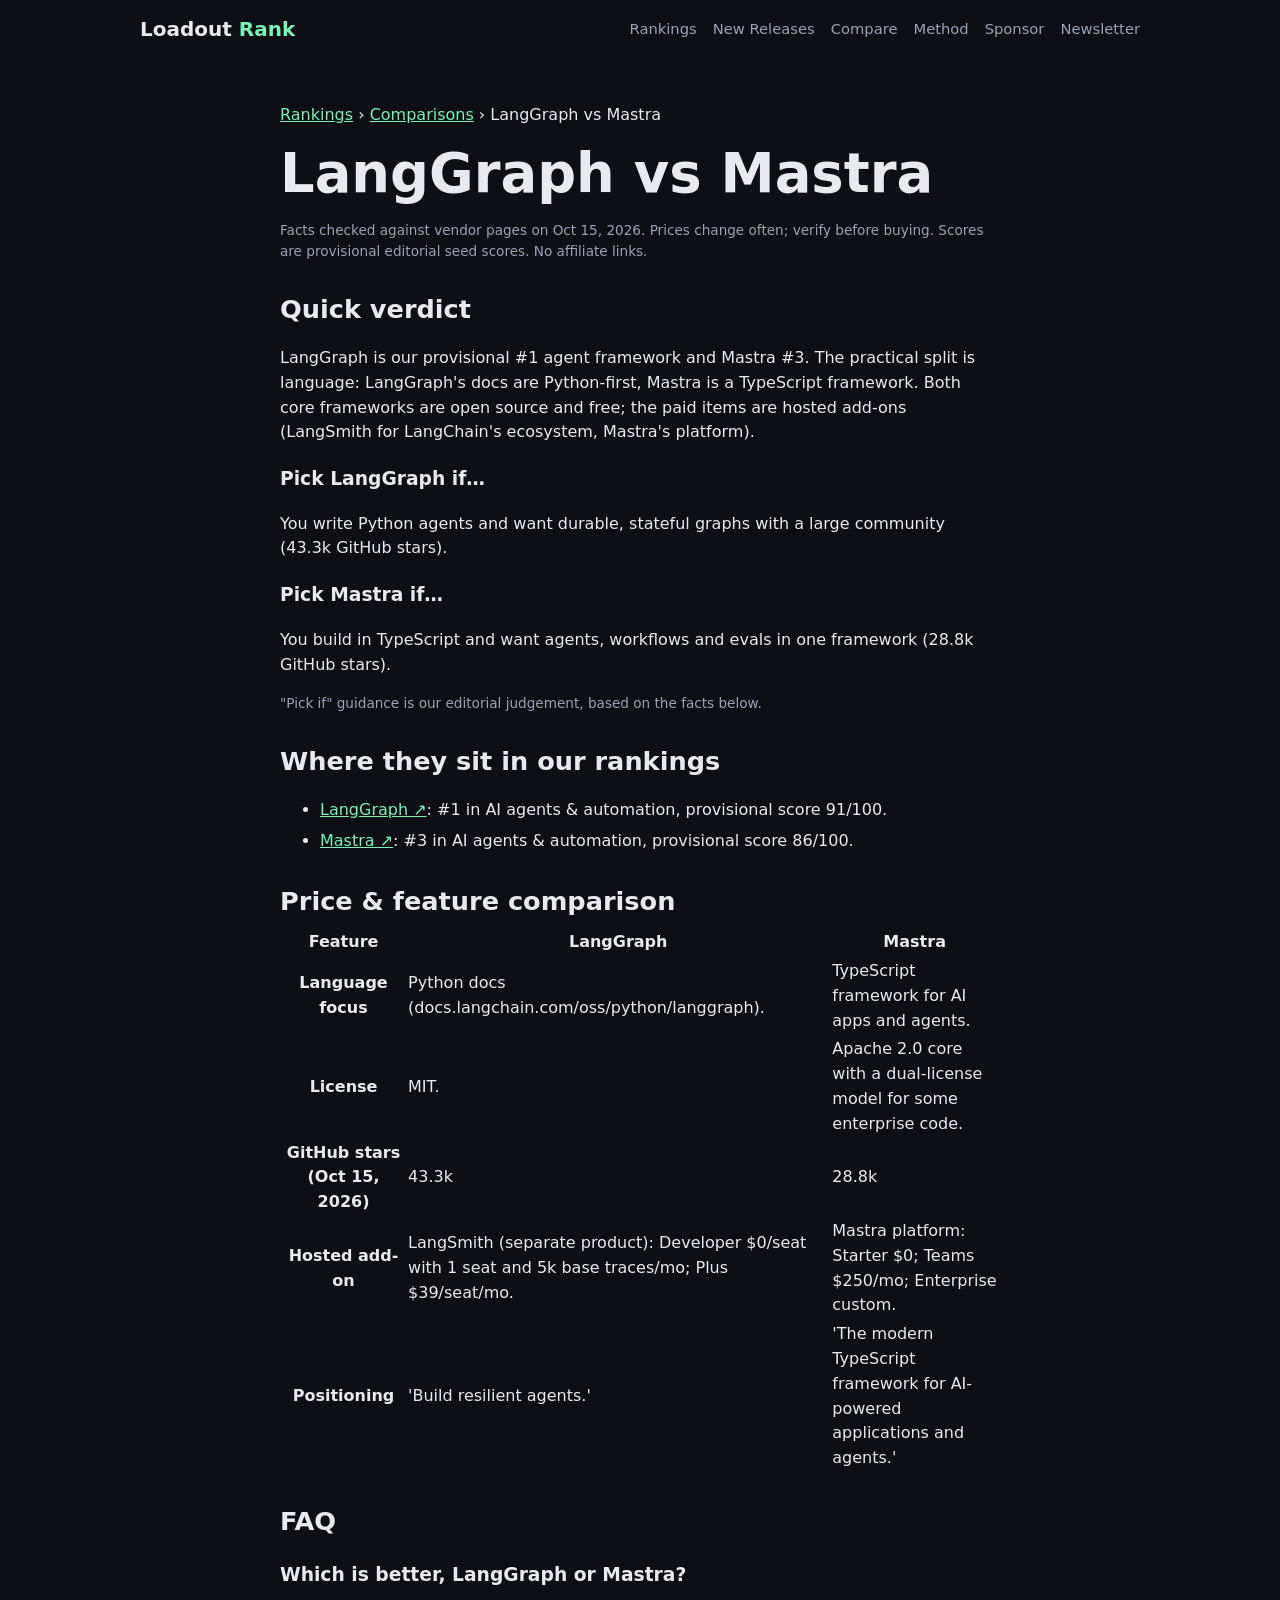
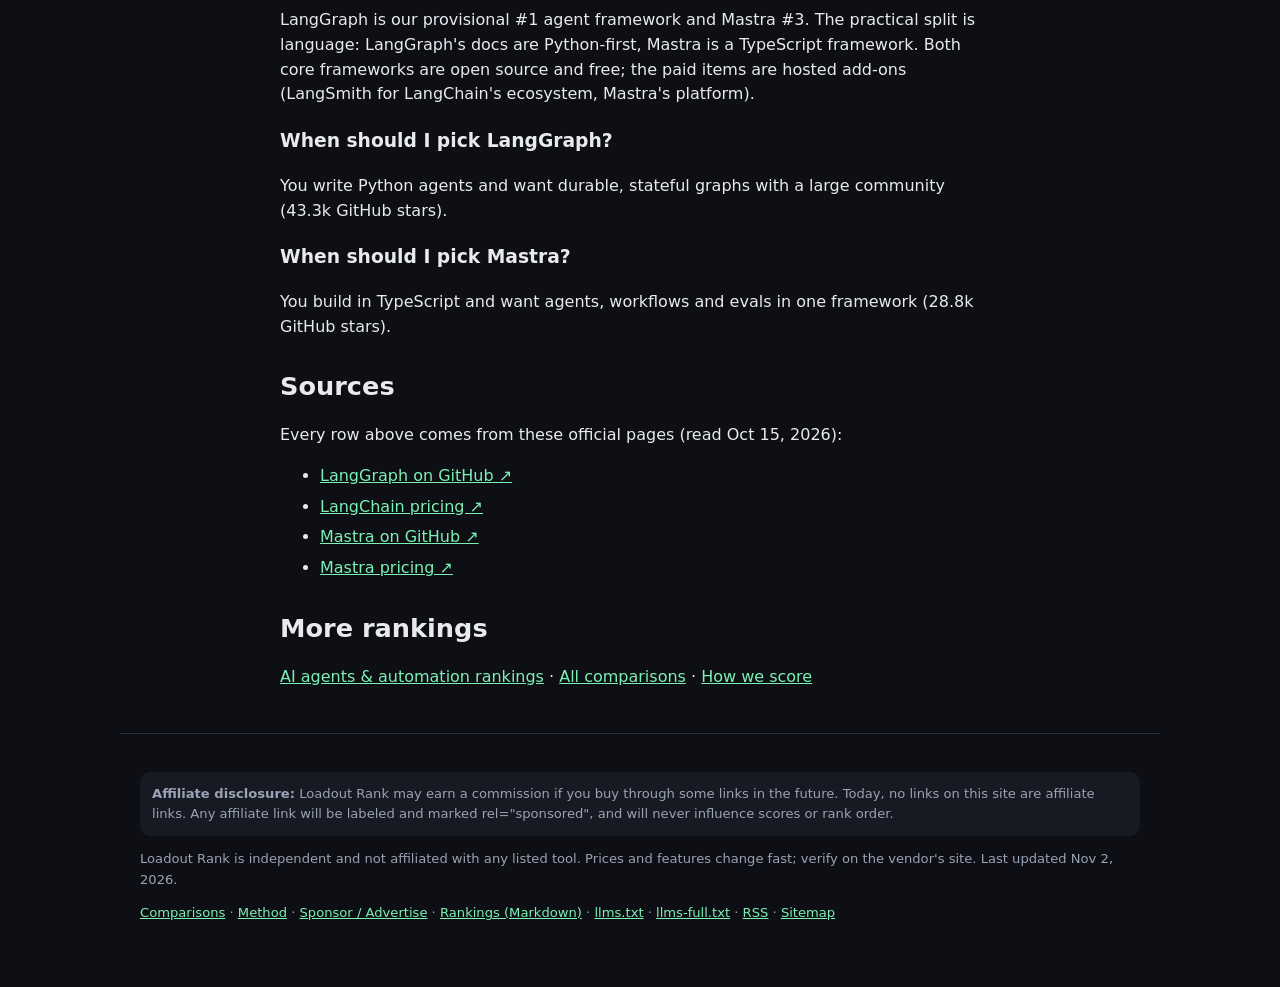
<file: langgraph-vs-mastra.html>
<!doctype html><html lang="en"><head><meta charset="utf-8"><meta name="viewport" content="width=device-width,initial-scale=1">
<title>LangGraph vs Mastra (2026): Verdict, Pricing &amp; Features</title><meta name="description" content="LangGraph vs Mastra compared: quick verdict, verified pricing and feature table from official pages, and who should pick which. Checked Oct 15, 2026."><meta name="theme-color" content="#0d0f14"><link rel="icon" href="favicon.svg" type="image/svg+xml"><link rel="icon" href="favicon-48.png" type="image/png" sizes="48x48"><link rel="apple-touch-icon" href="apple-touch-icon.png"><meta name="robots" content="index,follow,max-snippet:-1,max-image-preview:large">
<link rel="canonical" href="https://dlee8484.github.io/loadout-rank/langgraph-vs-mastra.html"><link rel="alternate" type="text/markdown" href="https://dlee8484.github.io/loadout-rank/rankings.md" title="Rankings as Markdown"><link rel="sitemap" type="application/xml" href="https://dlee8484.github.io/loadout-rank/sitemap.xml"><link rel="alternate" type="application/rss+xml" href="https://dlee8484.github.io/loadout-rank/feed.xml" title="Loadout Rank: new AI releases"><link rel="alternate" type="application/json" href="https://dlee8484.github.io/loadout-rank/data.json" title="Loadout Rank data (JSON)">
<meta property="og:type" content="website"><meta property="og:site_name" content="Loadout Rank"><meta property="og:title" content="LangGraph vs Mastra (2026): Verdict, Pricing &amp; Features"><meta property="og:description" content="LangGraph vs Mastra compared: quick verdict, verified pricing and feature table from official pages, and who should pick which. Checked Oct 15, 2026."><meta property="og:url" content="https://dlee8484.github.io/loadout-rank/langgraph-vs-mastra.html"><meta property="og:locale" content="en_US">
<meta name="twitter:card" content="summary_large_image"><meta name="twitter:image" content="https://dlee8484.github.io/loadout-rank/og-image.png"><meta property="og:image" content="https://dlee8484.github.io/loadout-rank/og-image.png"><meta property="og:image:width" content="1200"><meta property="og:image:height" content="630"><meta property="og:image:alt" content="Loadout Rank: best AI tools by use case"><meta name="twitter:title" content="LangGraph vs Mastra (2026): Verdict, Pricing &amp; Features"><meta name="twitter:description" content="LangGraph vs Mastra compared: quick verdict, verified pricing and feature table from official pages, and who should pick which. Checked Oct 15, 2026.">
<link rel="stylesheet" href="style.css"><script type="application/ld+json">{"@context": "https://schema.org", "@type": "Article", "headline": "LangGraph vs Mastra: quick verdict and comparison", "description": "LangGraph vs Mastra compared: quick verdict, verified pricing and feature table from official pages, and who should pick which. Checked Oct 15, 2026.", "url": "https://dlee8484.github.io/loadout-rank/langgraph-vs-mastra.html", "mainEntityOfPage": "https://dlee8484.github.io/loadout-rank/langgraph-vs-mastra.html", "datePublished": "2026-10-15", "dateModified": "2026-10-16", "inLanguage": "en", "author": {"@type": "Organization", "name": "Loadout Rank", "url": "https://dlee8484.github.io/loadout-rank/"}, "publisher": {"@type": "Organization", "name": "Loadout Rank", "url": "https://dlee8484.github.io/loadout-rank/"}, "about": [{"@type": "SoftwareApplication", "name": "LangGraph", "url": "https://langchain-ai.github.io/langgraph/", "applicationCategory": "DeveloperApplication"}, {"@type": "SoftwareApplication", "name": "Mastra", "url": "https://mastra.ai", "applicationCategory": "DeveloperApplication"}], "isPartOf": {"@id": "https://dlee8484.github.io/loadout-rank/#website"}}</script><script type="application/ld+json">{"@context": "https://schema.org", "@type": "BreadcrumbList", "itemListElement": [{"@type": "ListItem", "position": 1, "name": "Loadout Rank", "item": "https://dlee8484.github.io/loadout-rank/"}, {"@type": "ListItem", "position": 2, "name": "Comparisons", "item": "https://dlee8484.github.io/loadout-rank/comparisons.html"}, {"@type": "ListItem", "position": 3, "name": "LangGraph vs Mastra", "item": "https://dlee8484.github.io/loadout-rank/langgraph-vs-mastra.html"}]}</script><script type="application/ld+json">{"@context": "https://schema.org", "@type": "FAQPage", "mainEntity": [{"@type": "Question", "name": "Which is better, LangGraph or Mastra?", "acceptedAnswer": {"@type": "Answer", "text": "LangGraph is our provisional #1 agent framework and Mastra #3. The practical split is language: LangGraph's docs are Python-first, Mastra is a TypeScript framework. Both core frameworks are open source and free; the paid items are hosted add-ons (LangSmith for LangChain's ecosystem, Mastra's platform)."}}, {"@type": "Question", "name": "When should I pick LangGraph?", "acceptedAnswer": {"@type": "Answer", "text": "You write Python agents and want durable, stateful graphs with a large community (43.3k GitHub stars)."}}, {"@type": "Question", "name": "When should I pick Mastra?", "acceptedAnswer": {"@type": "Answer", "text": "You build in TypeScript and want agents, workflows and evals in one framework (28.8k GitHub stars)."}}]}</script></head><body>
<a class="skip" href="#main">Skip to content</a>
<header><nav class="nav" aria-label="Primary"><a class="logo" href="index.html">Loadout <em>Rank</em></a><div class="links"><a href="index.html#browse">Rankings</a><a href="index.html#releases">New Releases</a><a href="comparisons.html">Compare</a><a href="about.html">Method</a><a href="sponsor.html">Sponsor</a><a href="index.html#newsletter">Newsletter</a></div></nav></header>
<main id="main" class="wrap prose cmp"><p class="crumb"><a href="index.html">Rankings</a> › <a href="comparisons.html">Comparisons</a> › LangGraph vs Mastra</p>
<h1>LangGraph vs Mastra</h1>
<p class="note">Facts checked against vendor pages on <time datetime="2026-10-15">Oct 15, 2026</time>. Prices change often; verify before buying. Scores are provisional editorial seed scores. No affiliate links.</p>
<div class="verdict"><h2>Quick verdict</h2><p>LangGraph is our provisional #1 agent framework and Mastra #3. The practical split is language: LangGraph&#x27;s docs are Python-first, Mastra is a TypeScript framework. Both core frameworks are open source and free; the paid items are hosted add-ons (LangSmith for LangChain&#x27;s ecosystem, Mastra&#x27;s platform).</p></div>
<div class="picks"><div><h3>Pick LangGraph if…</h3><p>You write Python agents and want durable, stateful graphs with a large community (43.3k GitHub stars).</p></div><div><h3>Pick Mastra if…</h3><p>You build in TypeScript and want agents, workflows and evals in one framework (28.8k GitHub stars).</p></div></div>
<p class="note">"Pick if" guidance is our editorial judgement, based on the facts below.</p>
<h2>Where they sit in our rankings</h2>
<ul><li><a href="https://langchain-ai.github.io/langgraph/" target="_blank" rel="noopener nofollow">LangGraph ↗</a>: #1 in AI agents &amp; automation, provisional score 91/100.</li><li><a href="https://mastra.ai" target="_blank" rel="noopener nofollow">Mastra ↗</a>: #3 in AI agents &amp; automation, provisional score 86/100.</li></ul>
<h2>Price &amp; feature comparison</h2>
<div class="tblwrap"><table class="cmptbl"><thead><tr><th scope="col">Feature</th><th scope="col">LangGraph</th><th scope="col">Mastra</th></tr></thead><tbody><tr><th scope="row">Language focus</th><td>Python docs (docs.langchain.com/oss/python/langgraph).</td><td>TypeScript framework for AI apps and agents.</td></tr><tr><th scope="row">License</th><td>MIT.</td><td>Apache 2.0 core with a dual-license model for some enterprise code.</td></tr><tr><th scope="row">GitHub stars (Oct 15, 2026)</th><td>43.3k</td><td>28.8k</td></tr><tr><th scope="row">Hosted add-on</th><td>LangSmith (separate product): Developer $0/seat with 1 seat and 5k base traces/mo; Plus $39/seat/mo.</td><td>Mastra platform: Starter $0; Teams $250/mo; Enterprise custom.</td></tr><tr><th scope="row">Positioning</th><td>&#x27;Build resilient agents.&#x27;</td><td>&#x27;The modern TypeScript framework for AI-powered applications and agents.&#x27;</td></tr></tbody></table></div>
<h2>FAQ</h2><div class="faq"><h3>Which is better, LangGraph or Mastra?</h3><p>LangGraph is our provisional #1 agent framework and Mastra #3. The practical split is language: LangGraph&#x27;s docs are Python-first, Mastra is a TypeScript framework. Both core frameworks are open source and free; the paid items are hosted add-ons (LangSmith for LangChain&#x27;s ecosystem, Mastra&#x27;s platform).</p><h3>When should I pick LangGraph?</h3><p>You write Python agents and want durable, stateful graphs with a large community (43.3k GitHub stars).</p><h3>When should I pick Mastra?</h3><p>You build in TypeScript and want agents, workflows and evals in one framework (28.8k GitHub stars).</p></div>
<h2>Sources</h2><p>Every row above comes from these official pages (read Oct 15, 2026):</p><ul><li><a href="https://github.com/langchain-ai/langgraph" target="_blank" rel="noopener nofollow">LangGraph on GitHub ↗</a></li><li><a href="https://www.langchain.com/pricing" target="_blank" rel="noopener nofollow">LangChain pricing ↗</a></li><li><a href="https://github.com/mastra-ai/mastra" target="_blank" rel="noopener nofollow">Mastra on GitHub ↗</a></li><li><a href="https://mastra.ai/pricing" target="_blank" rel="noopener nofollow">Mastra pricing ↗</a></li></ul>
<h2>More rankings</h2><p><a href="index.html#ai-agents-automation">AI agents &amp; automation rankings</a> · <a href="comparisons.html">All comparisons</a> · <a href="about.html">How we score</a></p>
</main><footer class="foot"><p class="disc"><strong>Affiliate disclosure:</strong> Loadout Rank may earn a commission if you buy through some links in the future. Today, no links on this site are affiliate links. Any affiliate link will be labeled and marked rel=&quot;sponsored&quot;, and will never influence scores or rank order.</p><p>Loadout Rank is independent and not affiliated with any listed tool. Prices and features change fast; verify on the vendor's site. Last updated Nov 2, 2026.</p><p><a href="comparisons.html">Comparisons</a> · <a href="about.html">Method</a> · <a href="sponsor.html">Sponsor / Advertise</a> · <a href="rankings.md">Rankings (Markdown)</a> · <a href="llms.txt">llms.txt</a> · <a href="llms-full.txt">llms-full.txt</a> · <a href="feed.xml">RSS</a> · <a href="sitemap.xml">Sitemap</a></p></footer></body></html>
</file>
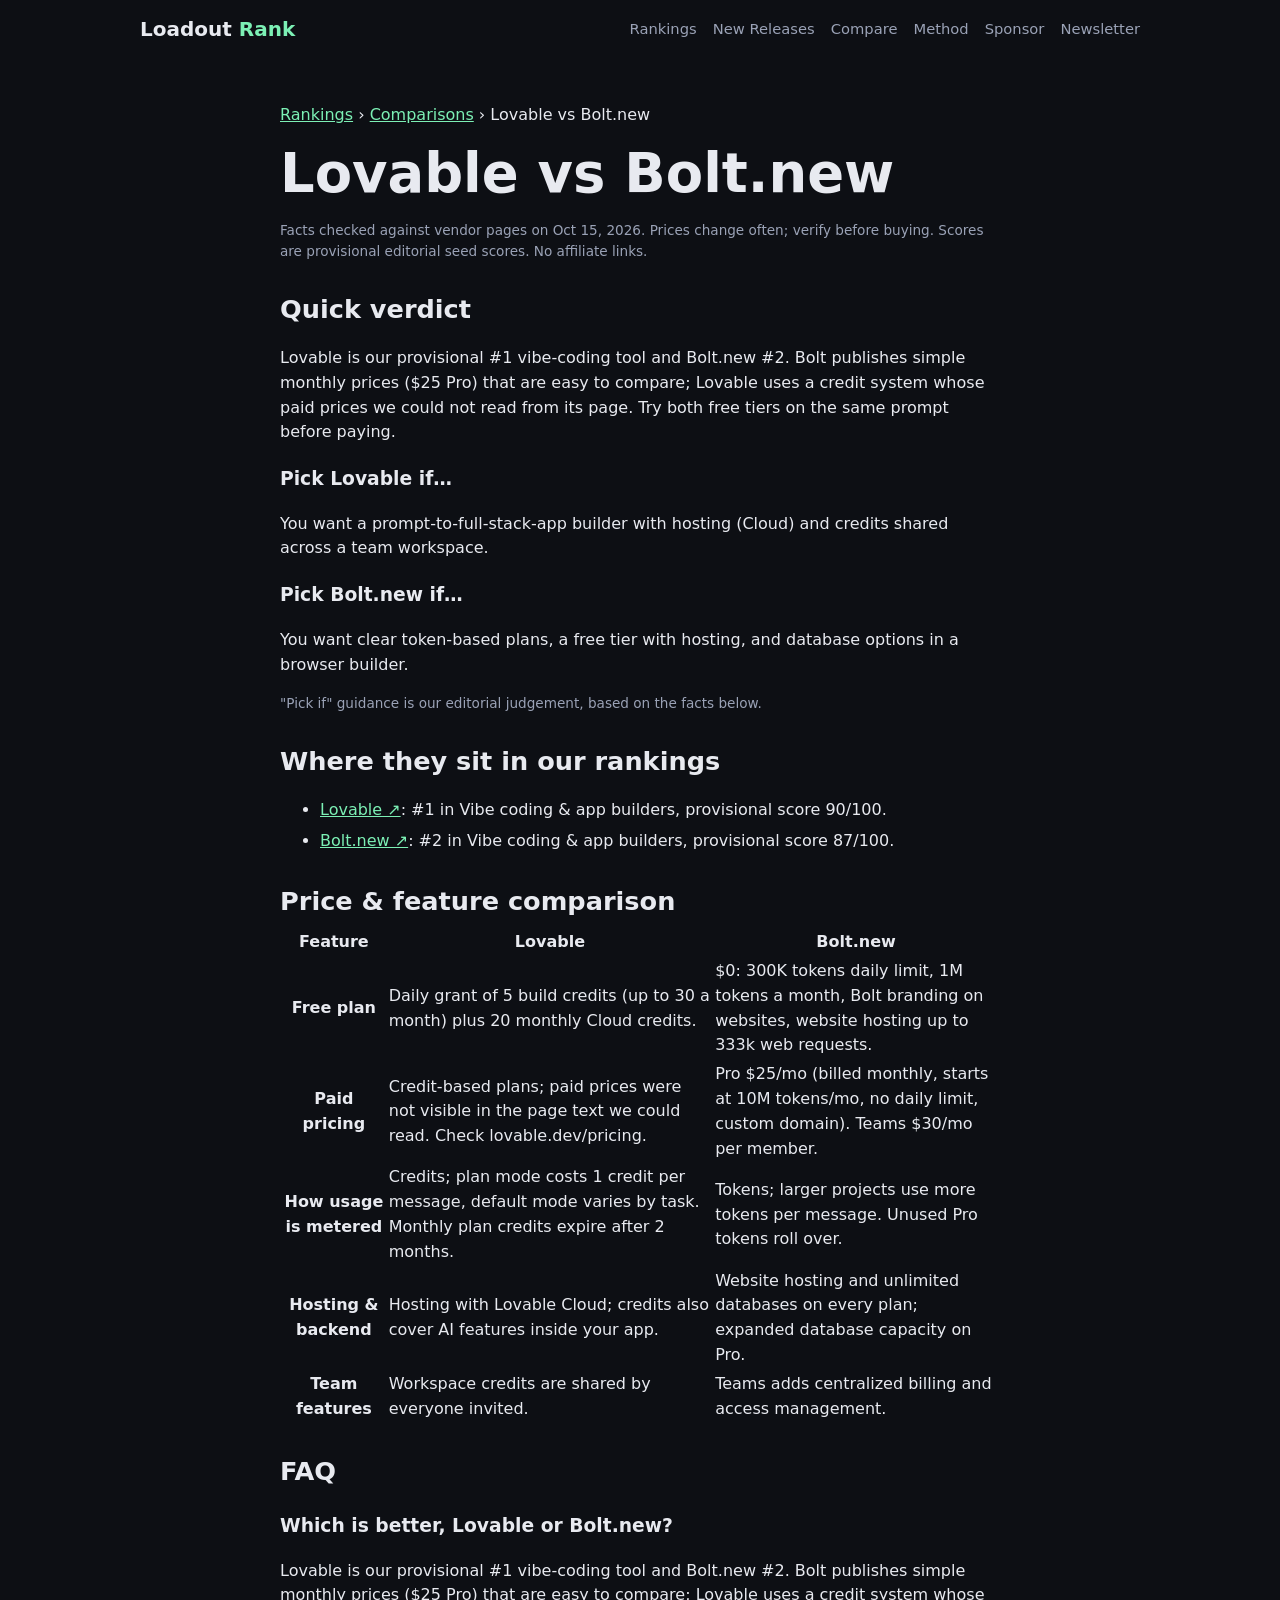
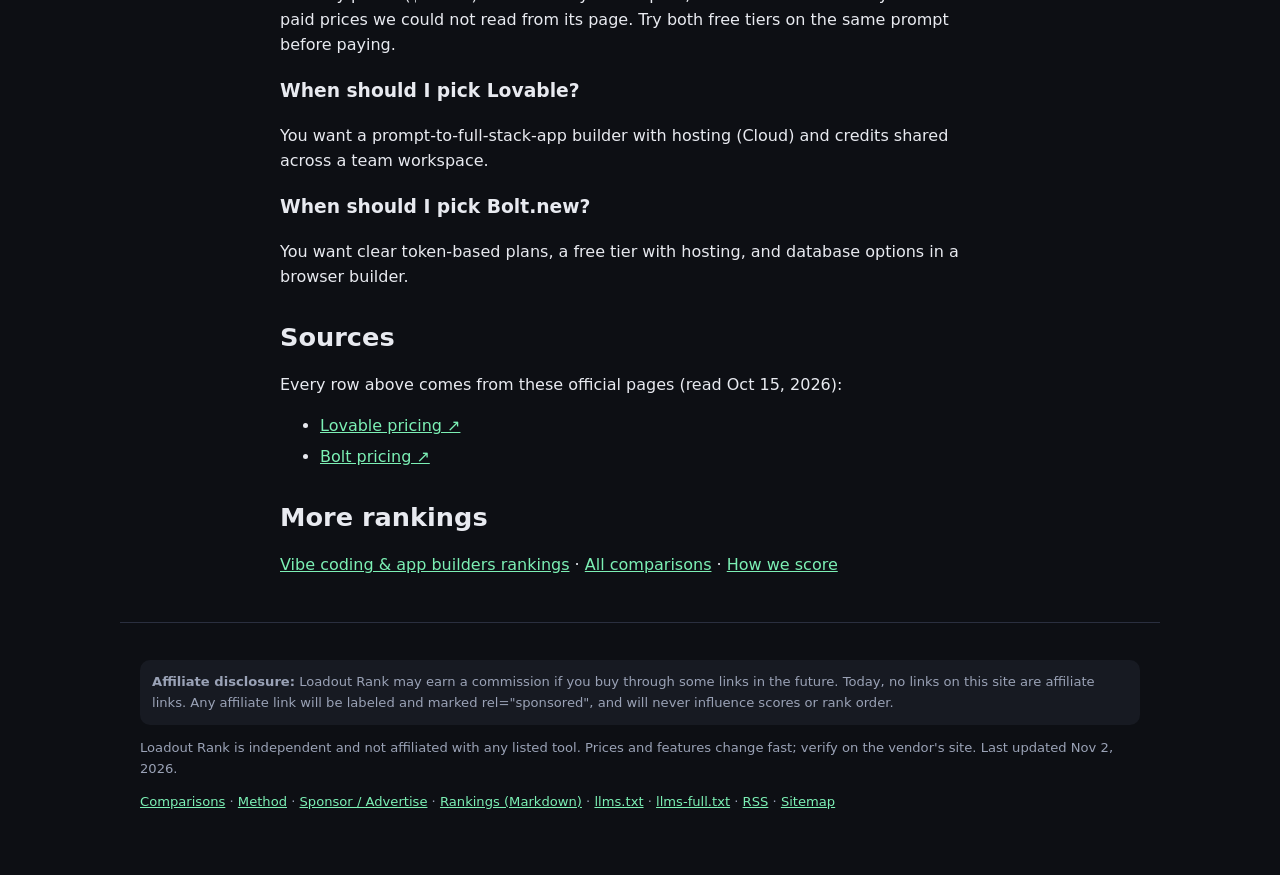
<file: lovable-vs-bolt-new.html>
<!doctype html><html lang="en"><head><meta charset="utf-8"><meta name="viewport" content="width=device-width,initial-scale=1">
<title>Lovable vs Bolt.new (2026): Verdict, Pricing &amp; Features</title><meta name="description" content="Lovable vs Bolt.new compared: quick verdict, verified pricing and feature table from official pages, and who should pick which. Checked Oct 15, 2026."><meta name="theme-color" content="#0d0f14"><link rel="icon" href="favicon.svg" type="image/svg+xml"><link rel="icon" href="favicon-48.png" type="image/png" sizes="48x48"><link rel="apple-touch-icon" href="apple-touch-icon.png"><meta name="robots" content="index,follow,max-snippet:-1,max-image-preview:large">
<link rel="canonical" href="https://dlee8484.github.io/loadout-rank/lovable-vs-bolt-new.html"><link rel="alternate" type="text/markdown" href="https://dlee8484.github.io/loadout-rank/rankings.md" title="Rankings as Markdown"><link rel="sitemap" type="application/xml" href="https://dlee8484.github.io/loadout-rank/sitemap.xml"><link rel="alternate" type="application/rss+xml" href="https://dlee8484.github.io/loadout-rank/feed.xml" title="Loadout Rank: new AI releases"><link rel="alternate" type="application/json" href="https://dlee8484.github.io/loadout-rank/data.json" title="Loadout Rank data (JSON)">
<meta property="og:type" content="website"><meta property="og:site_name" content="Loadout Rank"><meta property="og:title" content="Lovable vs Bolt.new (2026): Verdict, Pricing &amp; Features"><meta property="og:description" content="Lovable vs Bolt.new compared: quick verdict, verified pricing and feature table from official pages, and who should pick which. Checked Oct 15, 2026."><meta property="og:url" content="https://dlee8484.github.io/loadout-rank/lovable-vs-bolt-new.html"><meta property="og:locale" content="en_US">
<meta name="twitter:card" content="summary_large_image"><meta name="twitter:image" content="https://dlee8484.github.io/loadout-rank/og-image.png"><meta property="og:image" content="https://dlee8484.github.io/loadout-rank/og-image.png"><meta property="og:image:width" content="1200"><meta property="og:image:height" content="630"><meta property="og:image:alt" content="Loadout Rank: best AI tools by use case"><meta name="twitter:title" content="Lovable vs Bolt.new (2026): Verdict, Pricing &amp; Features"><meta name="twitter:description" content="Lovable vs Bolt.new compared: quick verdict, verified pricing and feature table from official pages, and who should pick which. Checked Oct 15, 2026.">
<link rel="stylesheet" href="style.css"><script type="application/ld+json">{"@context": "https://schema.org", "@type": "Article", "headline": "Lovable vs Bolt.new: quick verdict and comparison", "description": "Lovable vs Bolt.new compared: quick verdict, verified pricing and feature table from official pages, and who should pick which. Checked Oct 15, 2026.", "url": "https://dlee8484.github.io/loadout-rank/lovable-vs-bolt-new.html", "mainEntityOfPage": "https://dlee8484.github.io/loadout-rank/lovable-vs-bolt-new.html", "datePublished": "2026-10-15", "dateModified": "2026-10-16", "inLanguage": "en", "author": {"@type": "Organization", "name": "Loadout Rank", "url": "https://dlee8484.github.io/loadout-rank/"}, "publisher": {"@type": "Organization", "name": "Loadout Rank", "url": "https://dlee8484.github.io/loadout-rank/"}, "about": [{"@type": "SoftwareApplication", "name": "Lovable", "url": "https://lovable.dev", "applicationCategory": "DeveloperApplication"}, {"@type": "SoftwareApplication", "name": "Bolt.new", "url": "https://bolt.new", "applicationCategory": "DeveloperApplication"}], "isPartOf": {"@id": "https://dlee8484.github.io/loadout-rank/#website"}}</script><script type="application/ld+json">{"@context": "https://schema.org", "@type": "BreadcrumbList", "itemListElement": [{"@type": "ListItem", "position": 1, "name": "Loadout Rank", "item": "https://dlee8484.github.io/loadout-rank/"}, {"@type": "ListItem", "position": 2, "name": "Comparisons", "item": "https://dlee8484.github.io/loadout-rank/comparisons.html"}, {"@type": "ListItem", "position": 3, "name": "Lovable vs Bolt.new", "item": "https://dlee8484.github.io/loadout-rank/lovable-vs-bolt-new.html"}]}</script><script type="application/ld+json">{"@context": "https://schema.org", "@type": "FAQPage", "mainEntity": [{"@type": "Question", "name": "Which is better, Lovable or Bolt.new?", "acceptedAnswer": {"@type": "Answer", "text": "Lovable is our provisional #1 vibe-coding tool and Bolt.new #2. Bolt publishes simple monthly prices ($25 Pro) that are easy to compare; Lovable uses a credit system whose paid prices we could not read from its page. Try both free tiers on the same prompt before paying."}}, {"@type": "Question", "name": "When should I pick Lovable?", "acceptedAnswer": {"@type": "Answer", "text": "You want a prompt-to-full-stack-app builder with hosting (Cloud) and credits shared across a team workspace."}}, {"@type": "Question", "name": "When should I pick Bolt.new?", "acceptedAnswer": {"@type": "Answer", "text": "You want clear token-based plans, a free tier with hosting, and database options in a browser builder."}}]}</script></head><body>
<a class="skip" href="#main">Skip to content</a>
<header><nav class="nav" aria-label="Primary"><a class="logo" href="index.html">Loadout <em>Rank</em></a><div class="links"><a href="index.html#browse">Rankings</a><a href="index.html#releases">New Releases</a><a href="comparisons.html">Compare</a><a href="about.html">Method</a><a href="sponsor.html">Sponsor</a><a href="index.html#newsletter">Newsletter</a></div></nav></header>
<main id="main" class="wrap prose cmp"><p class="crumb"><a href="index.html">Rankings</a> › <a href="comparisons.html">Comparisons</a> › Lovable vs Bolt.new</p>
<h1>Lovable vs Bolt.new</h1>
<p class="note">Facts checked against vendor pages on <time datetime="2026-10-15">Oct 15, 2026</time>. Prices change often; verify before buying. Scores are provisional editorial seed scores. No affiliate links.</p>
<div class="verdict"><h2>Quick verdict</h2><p>Lovable is our provisional #1 vibe-coding tool and Bolt.new #2. Bolt publishes simple monthly prices ($25 Pro) that are easy to compare; Lovable uses a credit system whose paid prices we could not read from its page. Try both free tiers on the same prompt before paying.</p></div>
<div class="picks"><div><h3>Pick Lovable if…</h3><p>You want a prompt-to-full-stack-app builder with hosting (Cloud) and credits shared across a team workspace.</p></div><div><h3>Pick Bolt.new if…</h3><p>You want clear token-based plans, a free tier with hosting, and database options in a browser builder.</p></div></div>
<p class="note">"Pick if" guidance is our editorial judgement, based on the facts below.</p>
<h2>Where they sit in our rankings</h2>
<ul><li><a href="https://lovable.dev" target="_blank" rel="noopener nofollow">Lovable ↗</a>: #1 in Vibe coding &amp; app builders, provisional score 90/100.</li><li><a href="https://bolt.new" target="_blank" rel="noopener nofollow">Bolt.new ↗</a>: #2 in Vibe coding &amp; app builders, provisional score 87/100.</li></ul>
<h2>Price &amp; feature comparison</h2>
<div class="tblwrap"><table class="cmptbl"><thead><tr><th scope="col">Feature</th><th scope="col">Lovable</th><th scope="col">Bolt.new</th></tr></thead><tbody><tr><th scope="row">Free plan</th><td>Daily grant of 5 build credits (up to 30 a month) plus 20 monthly Cloud credits.</td><td>$0: 300K tokens daily limit, 1M tokens a month, Bolt branding on websites, website hosting up to 333k web requests.</td></tr><tr><th scope="row">Paid pricing</th><td>Credit-based plans; paid prices were not visible in the page text we could read. Check lovable.dev/pricing.</td><td>Pro $25/mo (billed monthly, starts at 10M tokens/mo, no daily limit, custom domain). Teams $30/mo per member.</td></tr><tr><th scope="row">How usage is metered</th><td>Credits; plan mode costs 1 credit per message, default mode varies by task. Monthly plan credits expire after 2 months.</td><td>Tokens; larger projects use more tokens per message. Unused Pro tokens roll over.</td></tr><tr><th scope="row">Hosting &amp; backend</th><td>Hosting with Lovable Cloud; credits also cover AI features inside your app.</td><td>Website hosting and unlimited databases on every plan; expanded database capacity on Pro.</td></tr><tr><th scope="row">Team features</th><td>Workspace credits are shared by everyone invited.</td><td>Teams adds centralized billing and access management.</td></tr></tbody></table></div>
<h2>FAQ</h2><div class="faq"><h3>Which is better, Lovable or Bolt.new?</h3><p>Lovable is our provisional #1 vibe-coding tool and Bolt.new #2. Bolt publishes simple monthly prices ($25 Pro) that are easy to compare; Lovable uses a credit system whose paid prices we could not read from its page. Try both free tiers on the same prompt before paying.</p><h3>When should I pick Lovable?</h3><p>You want a prompt-to-full-stack-app builder with hosting (Cloud) and credits shared across a team workspace.</p><h3>When should I pick Bolt.new?</h3><p>You want clear token-based plans, a free tier with hosting, and database options in a browser builder.</p></div>
<h2>Sources</h2><p>Every row above comes from these official pages (read Oct 15, 2026):</p><ul><li><a href="https://lovable.dev/pricing" target="_blank" rel="noopener nofollow">Lovable pricing ↗</a></li><li><a href="https://bolt.new/pricing" target="_blank" rel="noopener nofollow">Bolt pricing ↗</a></li></ul>
<h2>More rankings</h2><p><a href="index.html#vibe-coding-app-builders">Vibe coding &amp; app builders rankings</a> · <a href="comparisons.html">All comparisons</a> · <a href="about.html">How we score</a></p>
</main><footer class="foot"><p class="disc"><strong>Affiliate disclosure:</strong> Loadout Rank may earn a commission if you buy through some links in the future. Today, no links on this site are affiliate links. Any affiliate link will be labeled and marked rel=&quot;sponsored&quot;, and will never influence scores or rank order.</p><p>Loadout Rank is independent and not affiliated with any listed tool. Prices and features change fast; verify on the vendor's site. Last updated Nov 2, 2026.</p><p><a href="comparisons.html">Comparisons</a> · <a href="about.html">Method</a> · <a href="sponsor.html">Sponsor / Advertise</a> · <a href="rankings.md">Rankings (Markdown)</a> · <a href="llms.txt">llms.txt</a> · <a href="llms-full.txt">llms-full.txt</a> · <a href="feed.xml">RSS</a> · <a href="sitemap.xml">Sitemap</a></p></footer></body></html>
</file>
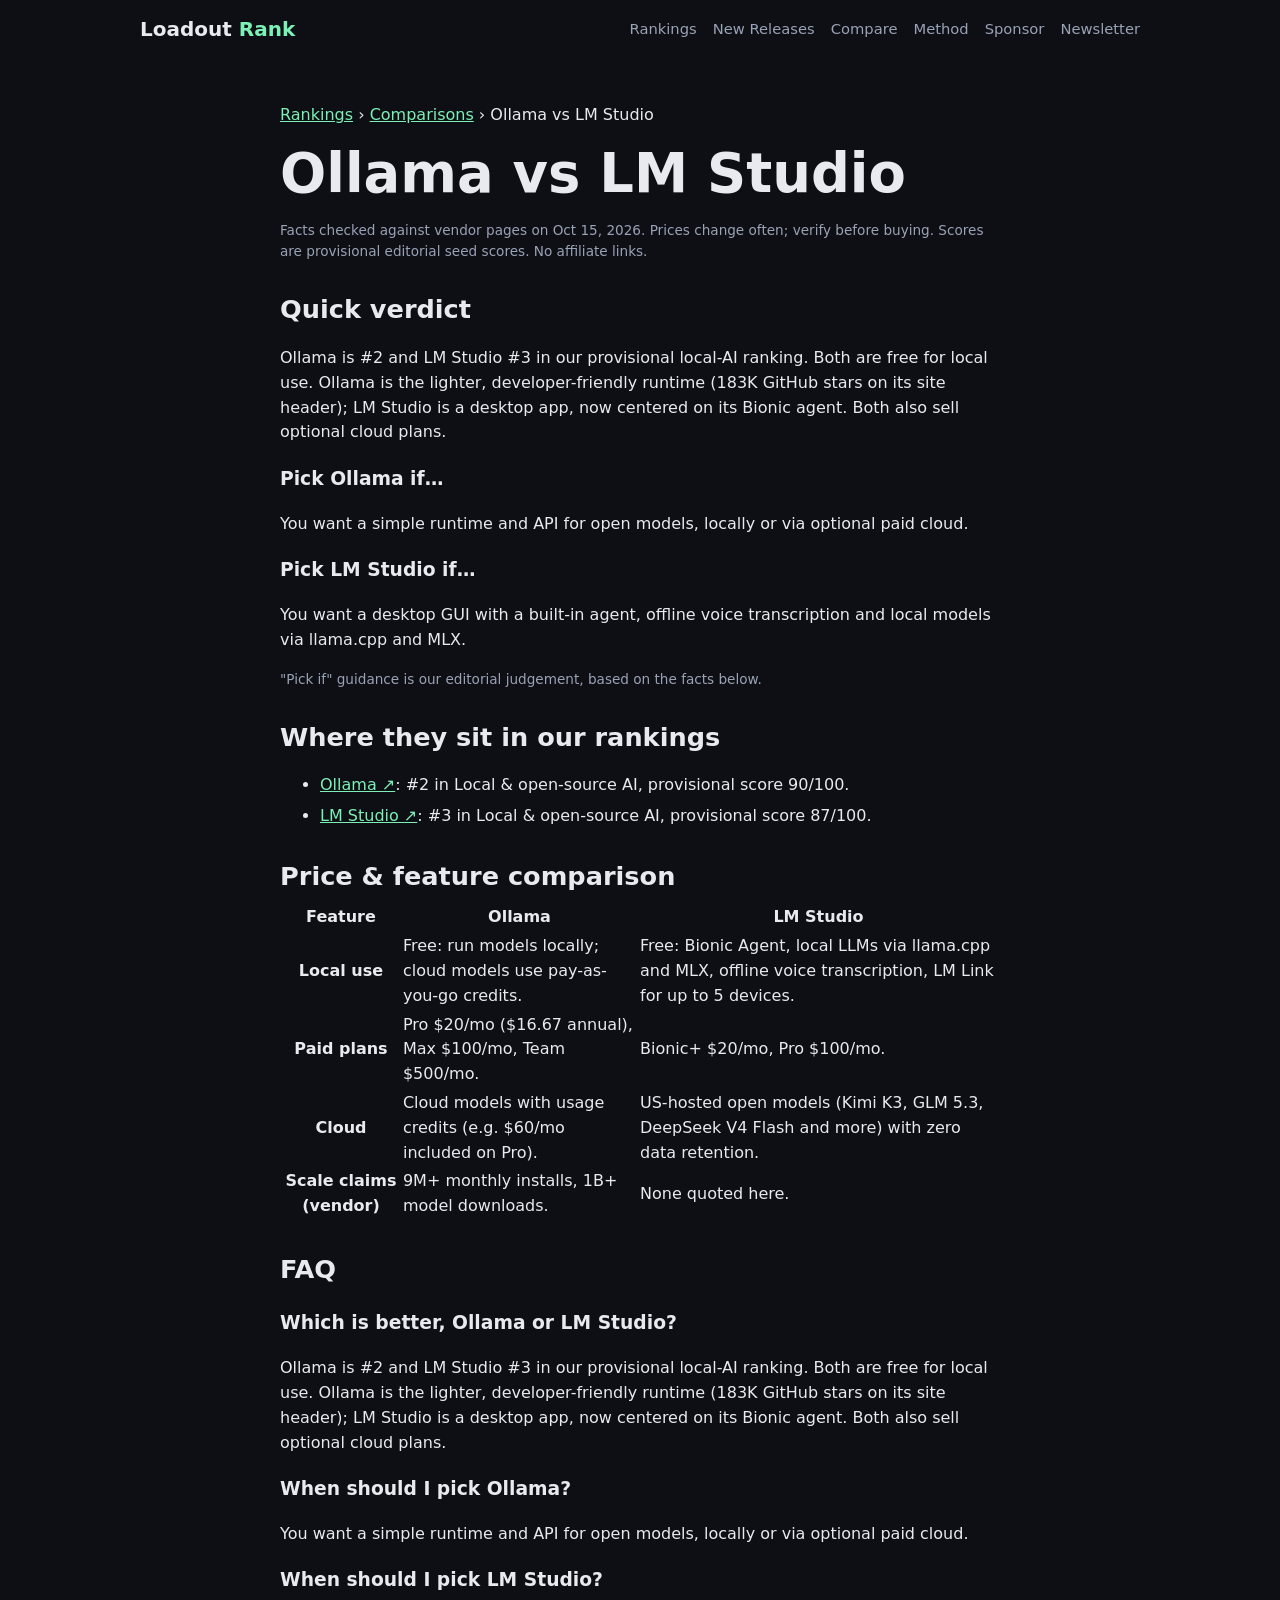
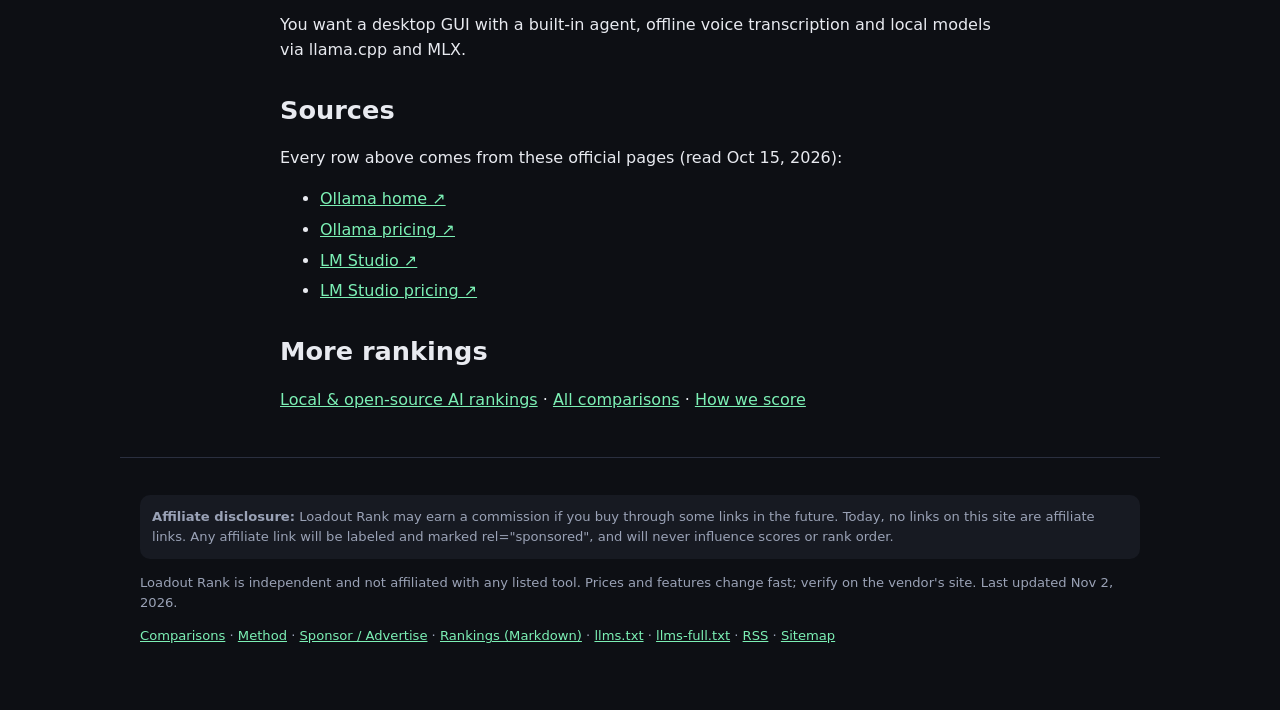
<file: ollama-vs-lm-studio.html>
<!doctype html><html lang="en"><head><meta charset="utf-8"><meta name="viewport" content="width=device-width,initial-scale=1">
<title>Ollama vs LM Studio (2026): Verdict, Pricing &amp; Features</title><meta name="description" content="Ollama vs LM Studio compared: quick verdict, verified pricing and feature table from official pages, and who should pick which. Checked Oct 15, 2026."><meta name="theme-color" content="#0d0f14"><link rel="icon" href="favicon.svg" type="image/svg+xml"><link rel="icon" href="favicon-48.png" type="image/png" sizes="48x48"><link rel="apple-touch-icon" href="apple-touch-icon.png"><meta name="robots" content="index,follow,max-snippet:-1,max-image-preview:large">
<link rel="canonical" href="https://dlee8484.github.io/loadout-rank/ollama-vs-lm-studio.html"><link rel="alternate" type="text/markdown" href="https://dlee8484.github.io/loadout-rank/rankings.md" title="Rankings as Markdown"><link rel="sitemap" type="application/xml" href="https://dlee8484.github.io/loadout-rank/sitemap.xml"><link rel="alternate" type="application/rss+xml" href="https://dlee8484.github.io/loadout-rank/feed.xml" title="Loadout Rank: new AI releases"><link rel="alternate" type="application/json" href="https://dlee8484.github.io/loadout-rank/data.json" title="Loadout Rank data (JSON)">
<meta property="og:type" content="website"><meta property="og:site_name" content="Loadout Rank"><meta property="og:title" content="Ollama vs LM Studio (2026): Verdict, Pricing &amp; Features"><meta property="og:description" content="Ollama vs LM Studio compared: quick verdict, verified pricing and feature table from official pages, and who should pick which. Checked Oct 15, 2026."><meta property="og:url" content="https://dlee8484.github.io/loadout-rank/ollama-vs-lm-studio.html"><meta property="og:locale" content="en_US">
<meta name="twitter:card" content="summary_large_image"><meta name="twitter:image" content="https://dlee8484.github.io/loadout-rank/og-image.png"><meta property="og:image" content="https://dlee8484.github.io/loadout-rank/og-image.png"><meta property="og:image:width" content="1200"><meta property="og:image:height" content="630"><meta property="og:image:alt" content="Loadout Rank: best AI tools by use case"><meta name="twitter:title" content="Ollama vs LM Studio (2026): Verdict, Pricing &amp; Features"><meta name="twitter:description" content="Ollama vs LM Studio compared: quick verdict, verified pricing and feature table from official pages, and who should pick which. Checked Oct 15, 2026.">
<link rel="stylesheet" href="style.css"><script type="application/ld+json">{"@context": "https://schema.org", "@type": "Article", "headline": "Ollama vs LM Studio: quick verdict and comparison", "description": "Ollama vs LM Studio compared: quick verdict, verified pricing and feature table from official pages, and who should pick which. Checked Oct 15, 2026.", "url": "https://dlee8484.github.io/loadout-rank/ollama-vs-lm-studio.html", "mainEntityOfPage": "https://dlee8484.github.io/loadout-rank/ollama-vs-lm-studio.html", "datePublished": "2026-10-15", "dateModified": "2026-10-16", "inLanguage": "en", "author": {"@type": "Organization", "name": "Loadout Rank", "url": "https://dlee8484.github.io/loadout-rank/"}, "publisher": {"@type": "Organization", "name": "Loadout Rank", "url": "https://dlee8484.github.io/loadout-rank/"}, "about": [{"@type": "SoftwareApplication", "name": "Ollama", "url": "https://ollama.com", "applicationCategory": "Application"}, {"@type": "SoftwareApplication", "name": "LM Studio", "url": "https://lmstudio.ai", "applicationCategory": "Application"}], "isPartOf": {"@id": "https://dlee8484.github.io/loadout-rank/#website"}}</script><script type="application/ld+json">{"@context": "https://schema.org", "@type": "BreadcrumbList", "itemListElement": [{"@type": "ListItem", "position": 1, "name": "Loadout Rank", "item": "https://dlee8484.github.io/loadout-rank/"}, {"@type": "ListItem", "position": 2, "name": "Comparisons", "item": "https://dlee8484.github.io/loadout-rank/comparisons.html"}, {"@type": "ListItem", "position": 3, "name": "Ollama vs LM Studio", "item": "https://dlee8484.github.io/loadout-rank/ollama-vs-lm-studio.html"}]}</script><script type="application/ld+json">{"@context": "https://schema.org", "@type": "FAQPage", "mainEntity": [{"@type": "Question", "name": "Which is better, Ollama or LM Studio?", "acceptedAnswer": {"@type": "Answer", "text": "Ollama is #2 and LM Studio #3 in our provisional local-AI ranking. Both are free for local use. Ollama is the lighter, developer-friendly runtime (183K GitHub stars on its site header); LM Studio is a desktop app, now centered on its Bionic agent. Both also sell optional cloud plans."}}, {"@type": "Question", "name": "When should I pick Ollama?", "acceptedAnswer": {"@type": "Answer", "text": "You want a simple runtime and API for open models, locally or via optional paid cloud."}}, {"@type": "Question", "name": "When should I pick LM Studio?", "acceptedAnswer": {"@type": "Answer", "text": "You want a desktop GUI with a built-in agent, offline voice transcription and local models via llama.cpp and MLX."}}]}</script></head><body>
<a class="skip" href="#main">Skip to content</a>
<header><nav class="nav" aria-label="Primary"><a class="logo" href="index.html">Loadout <em>Rank</em></a><div class="links"><a href="index.html#browse">Rankings</a><a href="index.html#releases">New Releases</a><a href="comparisons.html">Compare</a><a href="about.html">Method</a><a href="sponsor.html">Sponsor</a><a href="index.html#newsletter">Newsletter</a></div></nav></header>
<main id="main" class="wrap prose cmp"><p class="crumb"><a href="index.html">Rankings</a> › <a href="comparisons.html">Comparisons</a> › Ollama vs LM Studio</p>
<h1>Ollama vs LM Studio</h1>
<p class="note">Facts checked against vendor pages on <time datetime="2026-10-15">Oct 15, 2026</time>. Prices change often; verify before buying. Scores are provisional editorial seed scores. No affiliate links.</p>
<div class="verdict"><h2>Quick verdict</h2><p>Ollama is #2 and LM Studio #3 in our provisional local-AI ranking. Both are free for local use. Ollama is the lighter, developer-friendly runtime (183K GitHub stars on its site header); LM Studio is a desktop app, now centered on its Bionic agent. Both also sell optional cloud plans.</p></div>
<div class="picks"><div><h3>Pick Ollama if…</h3><p>You want a simple runtime and API for open models, locally or via optional paid cloud.</p></div><div><h3>Pick LM Studio if…</h3><p>You want a desktop GUI with a built-in agent, offline voice transcription and local models via llama.cpp and MLX.</p></div></div>
<p class="note">"Pick if" guidance is our editorial judgement, based on the facts below.</p>
<h2>Where they sit in our rankings</h2>
<ul><li><a href="https://ollama.com" target="_blank" rel="noopener nofollow">Ollama ↗</a>: #2 in Local &amp; open-source AI, provisional score 90/100.</li><li><a href="https://lmstudio.ai" target="_blank" rel="noopener nofollow">LM Studio ↗</a>: #3 in Local &amp; open-source AI, provisional score 87/100.</li></ul>
<h2>Price &amp; feature comparison</h2>
<div class="tblwrap"><table class="cmptbl"><thead><tr><th scope="col">Feature</th><th scope="col">Ollama</th><th scope="col">LM Studio</th></tr></thead><tbody><tr><th scope="row">Local use</th><td>Free: run models locally; cloud models use pay-as-you-go credits.</td><td>Free: Bionic Agent, local LLMs via llama.cpp and MLX, offline voice transcription, LM Link for up to 5 devices.</td></tr><tr><th scope="row">Paid plans</th><td>Pro $20/mo ($16.67 annual), Max $100/mo, Team $500/mo.</td><td>Bionic+ $20/mo, Pro $100/mo.</td></tr><tr><th scope="row">Cloud</th><td>Cloud models with usage credits (e.g. $60/mo included on Pro).</td><td>US-hosted open models (Kimi K3, GLM 5.3, DeepSeek V4 Flash and more) with zero data retention.</td></tr><tr><th scope="row">Scale claims (vendor)</th><td>9M+ monthly installs, 1B+ model downloads.</td><td>None quoted here.</td></tr></tbody></table></div>
<h2>FAQ</h2><div class="faq"><h3>Which is better, Ollama or LM Studio?</h3><p>Ollama is #2 and LM Studio #3 in our provisional local-AI ranking. Both are free for local use. Ollama is the lighter, developer-friendly runtime (183K GitHub stars on its site header); LM Studio is a desktop app, now centered on its Bionic agent. Both also sell optional cloud plans.</p><h3>When should I pick Ollama?</h3><p>You want a simple runtime and API for open models, locally or via optional paid cloud.</p><h3>When should I pick LM Studio?</h3><p>You want a desktop GUI with a built-in agent, offline voice transcription and local models via llama.cpp and MLX.</p></div>
<h2>Sources</h2><p>Every row above comes from these official pages (read Oct 15, 2026):</p><ul><li><a href="https://ollama.com" target="_blank" rel="noopener nofollow">Ollama home ↗</a></li><li><a href="https://ollama.com/pricing" target="_blank" rel="noopener nofollow">Ollama pricing ↗</a></li><li><a href="https://lmstudio.ai" target="_blank" rel="noopener nofollow">LM Studio ↗</a></li><li><a href="https://lmstudio.ai/pricing" target="_blank" rel="noopener nofollow">LM Studio pricing ↗</a></li></ul>
<h2>More rankings</h2><p><a href="index.html#local-open-source-ai">Local &amp; open-source AI rankings</a> · <a href="comparisons.html">All comparisons</a> · <a href="about.html">How we score</a></p>
</main><footer class="foot"><p class="disc"><strong>Affiliate disclosure:</strong> Loadout Rank may earn a commission if you buy through some links in the future. Today, no links on this site are affiliate links. Any affiliate link will be labeled and marked rel=&quot;sponsored&quot;, and will never influence scores or rank order.</p><p>Loadout Rank is independent and not affiliated with any listed tool. Prices and features change fast; verify on the vendor's site. Last updated Nov 2, 2026.</p><p><a href="comparisons.html">Comparisons</a> · <a href="about.html">Method</a> · <a href="sponsor.html">Sponsor / Advertise</a> · <a href="rankings.md">Rankings (Markdown)</a> · <a href="llms.txt">llms.txt</a> · <a href="llms-full.txt">llms-full.txt</a> · <a href="feed.xml">RSS</a> · <a href="sitemap.xml">Sitemap</a></p></footer></body></html>
</file>
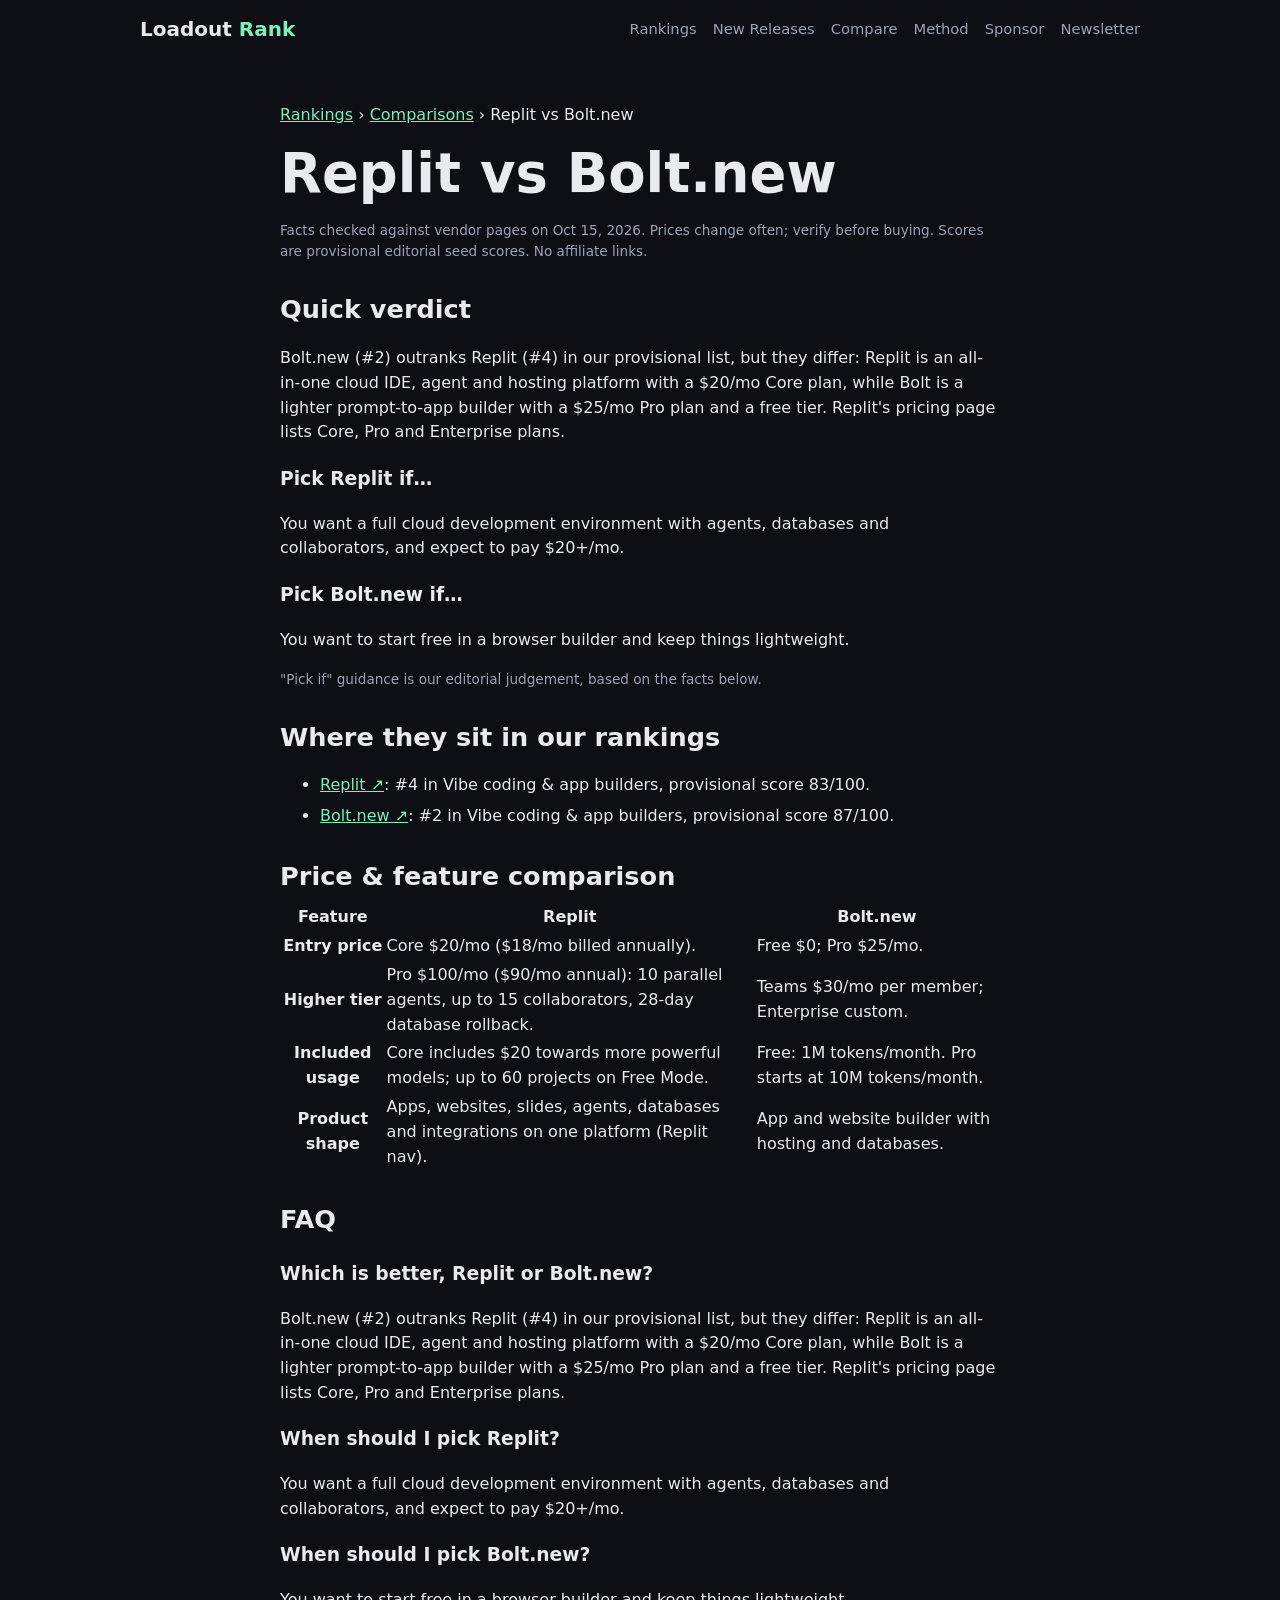
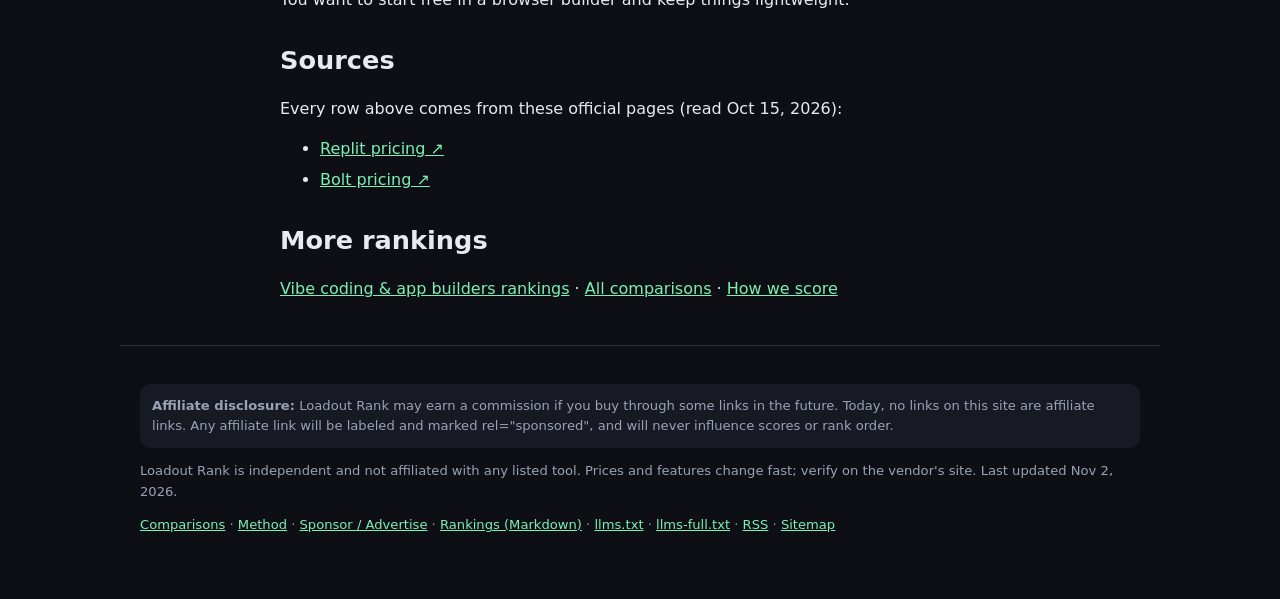
<file: replit-vs-bolt-new.html>
<!doctype html><html lang="en"><head><meta charset="utf-8"><meta name="viewport" content="width=device-width,initial-scale=1">
<title>Replit vs Bolt.new (2026): Verdict, Pricing &amp; Features</title><meta name="description" content="Replit vs Bolt.new compared: quick verdict, verified pricing and feature table from official pages, and who should pick which. Checked Oct 15, 2026."><meta name="theme-color" content="#0d0f14"><link rel="icon" href="favicon.svg" type="image/svg+xml"><link rel="icon" href="favicon-48.png" type="image/png" sizes="48x48"><link rel="apple-touch-icon" href="apple-touch-icon.png"><meta name="robots" content="index,follow,max-snippet:-1,max-image-preview:large">
<link rel="canonical" href="https://dlee8484.github.io/loadout-rank/replit-vs-bolt-new.html"><link rel="alternate" type="text/markdown" href="https://dlee8484.github.io/loadout-rank/rankings.md" title="Rankings as Markdown"><link rel="sitemap" type="application/xml" href="https://dlee8484.github.io/loadout-rank/sitemap.xml"><link rel="alternate" type="application/rss+xml" href="https://dlee8484.github.io/loadout-rank/feed.xml" title="Loadout Rank: new AI releases"><link rel="alternate" type="application/json" href="https://dlee8484.github.io/loadout-rank/data.json" title="Loadout Rank data (JSON)">
<meta property="og:type" content="website"><meta property="og:site_name" content="Loadout Rank"><meta property="og:title" content="Replit vs Bolt.new (2026): Verdict, Pricing &amp; Features"><meta property="og:description" content="Replit vs Bolt.new compared: quick verdict, verified pricing and feature table from official pages, and who should pick which. Checked Oct 15, 2026."><meta property="og:url" content="https://dlee8484.github.io/loadout-rank/replit-vs-bolt-new.html"><meta property="og:locale" content="en_US">
<meta name="twitter:card" content="summary_large_image"><meta name="twitter:image" content="https://dlee8484.github.io/loadout-rank/og-image.png"><meta property="og:image" content="https://dlee8484.github.io/loadout-rank/og-image.png"><meta property="og:image:width" content="1200"><meta property="og:image:height" content="630"><meta property="og:image:alt" content="Loadout Rank: best AI tools by use case"><meta name="twitter:title" content="Replit vs Bolt.new (2026): Verdict, Pricing &amp; Features"><meta name="twitter:description" content="Replit vs Bolt.new compared: quick verdict, verified pricing and feature table from official pages, and who should pick which. Checked Oct 15, 2026.">
<link rel="stylesheet" href="style.css"><script type="application/ld+json">{"@context": "https://schema.org", "@type": "Article", "headline": "Replit vs Bolt.new: quick verdict and comparison", "description": "Replit vs Bolt.new compared: quick verdict, verified pricing and feature table from official pages, and who should pick which. Checked Oct 15, 2026.", "url": "https://dlee8484.github.io/loadout-rank/replit-vs-bolt-new.html", "mainEntityOfPage": "https://dlee8484.github.io/loadout-rank/replit-vs-bolt-new.html", "datePublished": "2026-10-15", "dateModified": "2026-10-16", "inLanguage": "en", "author": {"@type": "Organization", "name": "Loadout Rank", "url": "https://dlee8484.github.io/loadout-rank/"}, "publisher": {"@type": "Organization", "name": "Loadout Rank", "url": "https://dlee8484.github.io/loadout-rank/"}, "about": [{"@type": "SoftwareApplication", "name": "Replit", "url": "https://replit.com", "applicationCategory": "DeveloperApplication"}, {"@type": "SoftwareApplication", "name": "Bolt.new", "url": "https://bolt.new", "applicationCategory": "DeveloperApplication"}], "isPartOf": {"@id": "https://dlee8484.github.io/loadout-rank/#website"}}</script><script type="application/ld+json">{"@context": "https://schema.org", "@type": "BreadcrumbList", "itemListElement": [{"@type": "ListItem", "position": 1, "name": "Loadout Rank", "item": "https://dlee8484.github.io/loadout-rank/"}, {"@type": "ListItem", "position": 2, "name": "Comparisons", "item": "https://dlee8484.github.io/loadout-rank/comparisons.html"}, {"@type": "ListItem", "position": 3, "name": "Replit vs Bolt.new", "item": "https://dlee8484.github.io/loadout-rank/replit-vs-bolt-new.html"}]}</script><script type="application/ld+json">{"@context": "https://schema.org", "@type": "FAQPage", "mainEntity": [{"@type": "Question", "name": "Which is better, Replit or Bolt.new?", "acceptedAnswer": {"@type": "Answer", "text": "Bolt.new (#2) outranks Replit (#4) in our provisional list, but they differ: Replit is an all-in-one cloud IDE, agent and hosting platform with a $20/mo Core plan, while Bolt is a lighter prompt-to-app builder with a $25/mo Pro plan and a free tier. Replit's pricing page lists Core, Pro and Enterprise plans."}}, {"@type": "Question", "name": "When should I pick Replit?", "acceptedAnswer": {"@type": "Answer", "text": "You want a full cloud development environment with agents, databases and collaborators, and expect to pay $20+/mo."}}, {"@type": "Question", "name": "When should I pick Bolt.new?", "acceptedAnswer": {"@type": "Answer", "text": "You want to start free in a browser builder and keep things lightweight."}}]}</script></head><body>
<a class="skip" href="#main">Skip to content</a>
<header><nav class="nav" aria-label="Primary"><a class="logo" href="index.html">Loadout <em>Rank</em></a><div class="links"><a href="index.html#browse">Rankings</a><a href="index.html#releases">New Releases</a><a href="comparisons.html">Compare</a><a href="about.html">Method</a><a href="sponsor.html">Sponsor</a><a href="index.html#newsletter">Newsletter</a></div></nav></header>
<main id="main" class="wrap prose cmp"><p class="crumb"><a href="index.html">Rankings</a> › <a href="comparisons.html">Comparisons</a> › Replit vs Bolt.new</p>
<h1>Replit vs Bolt.new</h1>
<p class="note">Facts checked against vendor pages on <time datetime="2026-10-15">Oct 15, 2026</time>. Prices change often; verify before buying. Scores are provisional editorial seed scores. No affiliate links.</p>
<div class="verdict"><h2>Quick verdict</h2><p>Bolt.new (#2) outranks Replit (#4) in our provisional list, but they differ: Replit is an all-in-one cloud IDE, agent and hosting platform with a $20/mo Core plan, while Bolt is a lighter prompt-to-app builder with a $25/mo Pro plan and a free tier. Replit&#x27;s pricing page lists Core, Pro and Enterprise plans.</p></div>
<div class="picks"><div><h3>Pick Replit if…</h3><p>You want a full cloud development environment with agents, databases and collaborators, and expect to pay $20+/mo.</p></div><div><h3>Pick Bolt.new if…</h3><p>You want to start free in a browser builder and keep things lightweight.</p></div></div>
<p class="note">"Pick if" guidance is our editorial judgement, based on the facts below.</p>
<h2>Where they sit in our rankings</h2>
<ul><li><a href="https://replit.com" target="_blank" rel="noopener nofollow">Replit ↗</a>: #4 in Vibe coding &amp; app builders, provisional score 83/100.</li><li><a href="https://bolt.new" target="_blank" rel="noopener nofollow">Bolt.new ↗</a>: #2 in Vibe coding &amp; app builders, provisional score 87/100.</li></ul>
<h2>Price &amp; feature comparison</h2>
<div class="tblwrap"><table class="cmptbl"><thead><tr><th scope="col">Feature</th><th scope="col">Replit</th><th scope="col">Bolt.new</th></tr></thead><tbody><tr><th scope="row">Entry price</th><td>Core $20/mo ($18/mo billed annually).</td><td>Free $0; Pro $25/mo.</td></tr><tr><th scope="row">Higher tier</th><td>Pro $100/mo ($90/mo annual): 10 parallel agents, up to 15 collaborators, 28-day database rollback.</td><td>Teams $30/mo per member; Enterprise custom.</td></tr><tr><th scope="row">Included usage</th><td>Core includes $20 towards more powerful models; up to 60 projects on Free Mode.</td><td>Free: 1M tokens/month. Pro starts at 10M tokens/month.</td></tr><tr><th scope="row">Product shape</th><td>Apps, websites, slides, agents, databases and integrations on one platform (Replit nav).</td><td>App and website builder with hosting and databases.</td></tr></tbody></table></div>
<h2>FAQ</h2><div class="faq"><h3>Which is better, Replit or Bolt.new?</h3><p>Bolt.new (#2) outranks Replit (#4) in our provisional list, but they differ: Replit is an all-in-one cloud IDE, agent and hosting platform with a $20/mo Core plan, while Bolt is a lighter prompt-to-app builder with a $25/mo Pro plan and a free tier. Replit&#x27;s pricing page lists Core, Pro and Enterprise plans.</p><h3>When should I pick Replit?</h3><p>You want a full cloud development environment with agents, databases and collaborators, and expect to pay $20+/mo.</p><h3>When should I pick Bolt.new?</h3><p>You want to start free in a browser builder and keep things lightweight.</p></div>
<h2>Sources</h2><p>Every row above comes from these official pages (read Oct 15, 2026):</p><ul><li><a href="https://replit.com/pricing" target="_blank" rel="noopener nofollow">Replit pricing ↗</a></li><li><a href="https://bolt.new/pricing" target="_blank" rel="noopener nofollow">Bolt pricing ↗</a></li></ul>
<h2>More rankings</h2><p><a href="index.html#vibe-coding-app-builders">Vibe coding &amp; app builders rankings</a> · <a href="comparisons.html">All comparisons</a> · <a href="about.html">How we score</a></p>
</main><footer class="foot"><p class="disc"><strong>Affiliate disclosure:</strong> Loadout Rank may earn a commission if you buy through some links in the future. Today, no links on this site are affiliate links. Any affiliate link will be labeled and marked rel=&quot;sponsored&quot;, and will never influence scores or rank order.</p><p>Loadout Rank is independent and not affiliated with any listed tool. Prices and features change fast; verify on the vendor's site. Last updated Nov 2, 2026.</p><p><a href="comparisons.html">Comparisons</a> · <a href="about.html">Method</a> · <a href="sponsor.html">Sponsor / Advertise</a> · <a href="rankings.md">Rankings (Markdown)</a> · <a href="llms.txt">llms.txt</a> · <a href="llms-full.txt">llms-full.txt</a> · <a href="feed.xml">RSS</a> · <a href="sitemap.xml">Sitemap</a></p></footer></body></html>
</file>
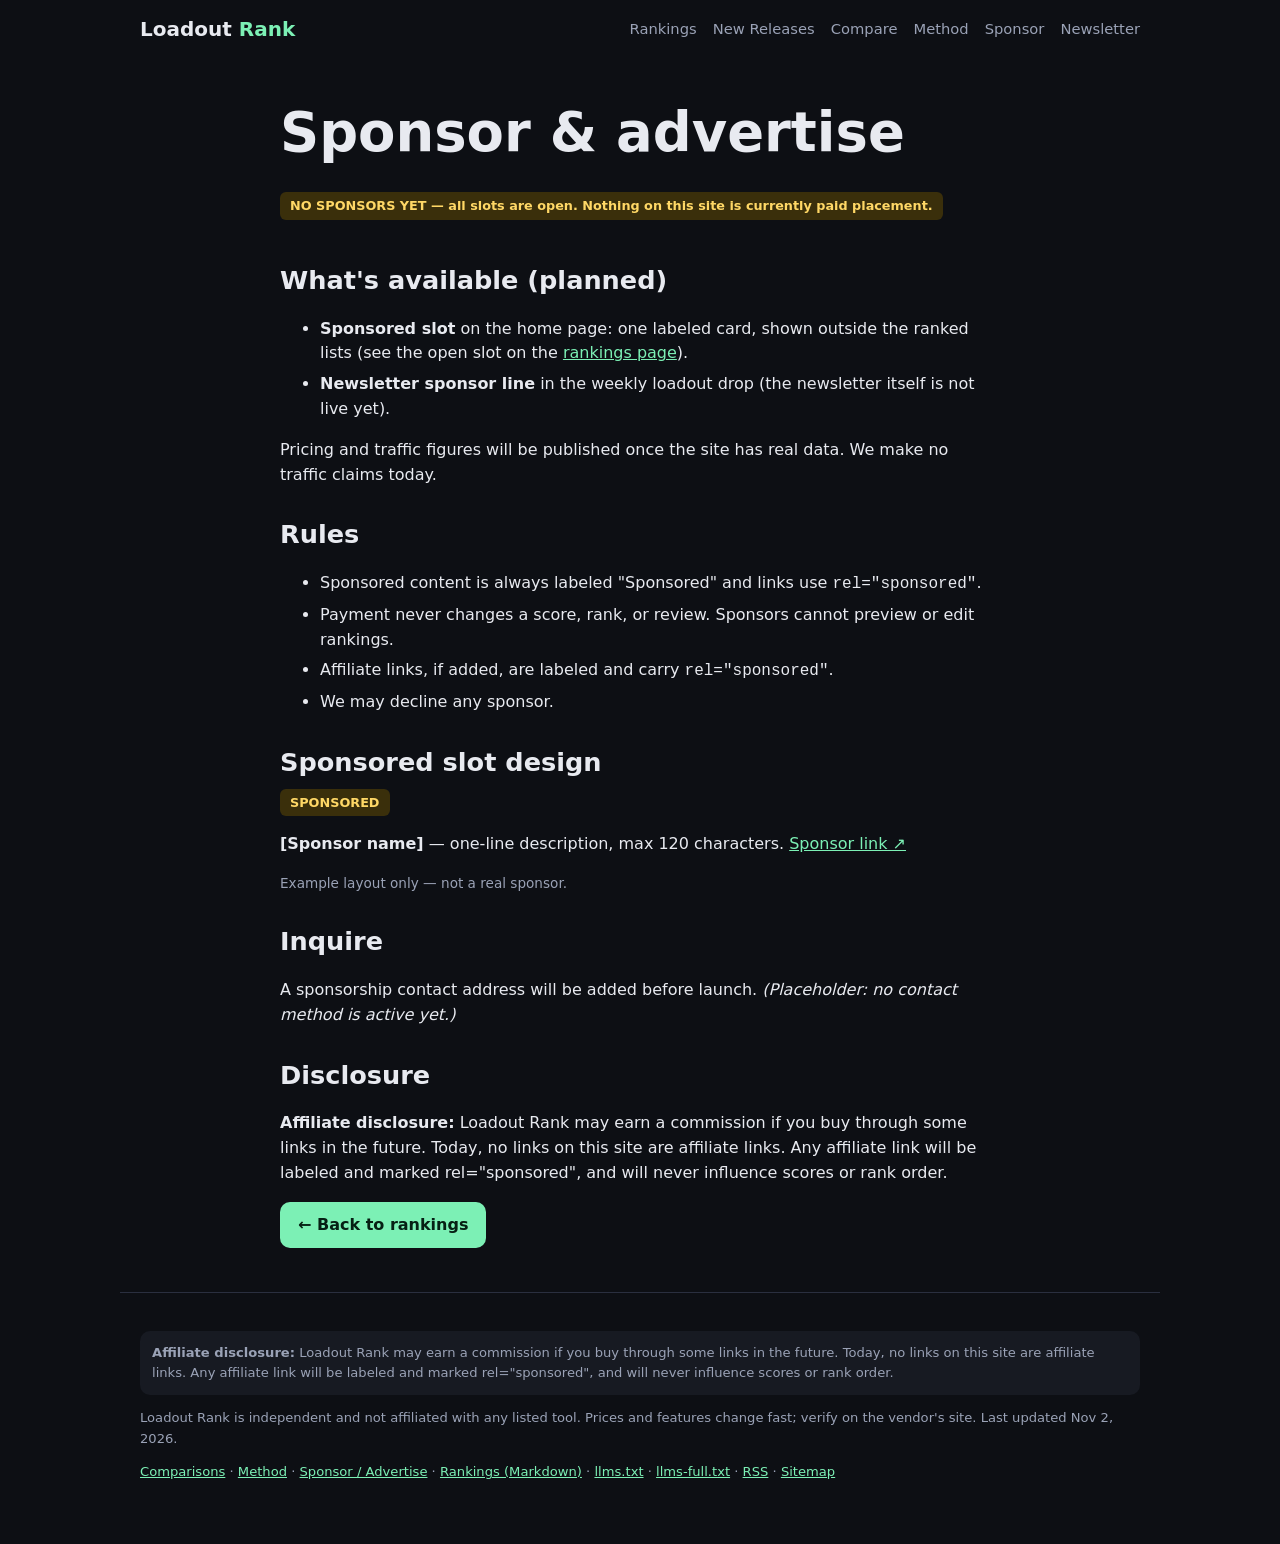
<file: sponsor.html>
<!doctype html><html lang="en"><head><meta charset="utf-8"><meta name="viewport" content="width=device-width,initial-scale=1">
<title>Sponsor &amp; Advertise — Loadout Rank</title><meta name="description" content="Advertise on Loadout Rank: a clearly labeled sponsored slot and newsletter sponsorship, kept separate from rankings. Rules and how to inquire."><meta name="theme-color" content="#0d0f14"><link rel="icon" href="favicon.svg" type="image/svg+xml"><link rel="icon" href="favicon-48.png" type="image/png" sizes="48x48"><link rel="apple-touch-icon" href="apple-touch-icon.png"><meta name="robots" content="index,follow,max-snippet:-1,max-image-preview:large">
<link rel="canonical" href="https://dlee8484.github.io/loadout-rank/sponsor.html"><link rel="alternate" type="text/markdown" href="https://dlee8484.github.io/loadout-rank/rankings.md" title="Rankings as Markdown"><link rel="sitemap" type="application/xml" href="https://dlee8484.github.io/loadout-rank/sitemap.xml"><link rel="alternate" type="application/rss+xml" href="https://dlee8484.github.io/loadout-rank/feed.xml" title="Loadout Rank: new AI releases"><link rel="alternate" type="application/json" href="https://dlee8484.github.io/loadout-rank/data.json" title="Loadout Rank data (JSON)">
<meta property="og:type" content="website"><meta property="og:site_name" content="Loadout Rank"><meta property="og:title" content="Sponsor &amp; Advertise — Loadout Rank"><meta property="og:description" content="Advertise on Loadout Rank: a clearly labeled sponsored slot and newsletter sponsorship, kept separate from rankings. Rules and how to inquire."><meta property="og:url" content="https://dlee8484.github.io/loadout-rank/sponsor.html"><meta property="og:locale" content="en_US">
<meta name="twitter:card" content="summary_large_image"><meta name="twitter:image" content="https://dlee8484.github.io/loadout-rank/og-image.png"><meta property="og:image" content="https://dlee8484.github.io/loadout-rank/og-image.png"><meta property="og:image:width" content="1200"><meta property="og:image:height" content="630"><meta property="og:image:alt" content="Loadout Rank: best AI tools by use case"><meta name="twitter:title" content="Sponsor &amp; Advertise — Loadout Rank"><meta name="twitter:description" content="Advertise on Loadout Rank: a clearly labeled sponsored slot and newsletter sponsorship, kept separate from rankings. Rules and how to inquire.">
<link rel="stylesheet" href="style.css"><script type="application/ld+json">{"@context": "https://schema.org", "@type": "WebPage", "name": "Sponsor & Advertise", "url": "https://dlee8484.github.io/loadout-rank/sponsor.html", "dateModified": "2026-11-02", "isPartOf": {"@id": "https://dlee8484.github.io/loadout-rank/#website"}, "breadcrumb": {"@id": "https://dlee8484.github.io/loadout-rank/sponsor.html#breadcrumb"}}</script><script type="application/ld+json">{"@context": "https://schema.org", "@type": "BreadcrumbList", "@id": "https://dlee8484.github.io/loadout-rank/sponsor.html#breadcrumb", "itemListElement": [{"@type": "ListItem", "position": 1, "name": "Loadout Rank", "item": "https://dlee8484.github.io/loadout-rank/"}, {"@type": "ListItem", "position": 2, "name": "Sponsor & Advertise", "item": "https://dlee8484.github.io/loadout-rank/sponsor.html"}]}</script></head><body>
<a class="skip" href="#main">Skip to content</a>
<header><nav class="nav" aria-label="Primary"><a class="logo" href="index.html">Loadout <em>Rank</em></a><div class="links"><a href="index.html#browse">Rankings</a><a href="index.html#releases">New Releases</a><a href="comparisons.html">Compare</a><a href="about.html">Method</a><a href="sponsor.html">Sponsor</a><a href="index.html#newsletter">Newsletter</a></div></nav></header>
<main id="main" class="wrap prose"><h1>Sponsor &amp; advertise</h1>
<p class="badge">NO SPONSORS YET — all slots are open. Nothing on this site is currently paid placement.</p>
<h2>What's available (planned)</h2><ul><li><b>Sponsored slot</b> on the home page: one labeled card, shown outside the ranked lists (see the open slot on the <a href="index.html#browse">rankings page</a>).</li><li><b>Newsletter sponsor line</b> in the weekly loadout drop (the newsletter itself is not live yet).</li></ul>
<p>Pricing and traffic figures will be published once the site has real data. We make no traffic claims today.</p>
<h2>Rules</h2><ul><li>Sponsored content is always labeled "Sponsored" and links use <code>rel="sponsored"</code>.</li><li>Payment never changes a score, rank, or review. Sponsors cannot preview or edit rankings.</li><li>Affiliate links, if added, are labeled and carry <code>rel="sponsored"</code>.</li><li>We may decline any sponsor.</li></ul>
<h2>Sponsored slot design</h2><div class="sponsored"><span class="badge">SPONSORED</span><p><strong>[Sponsor name]</strong> — one-line description, max 120 characters. <a href="#" rel="sponsored nofollow" aria-disabled="true">Sponsor link ↗</a></p><p class="note">Example layout only — not a real sponsor.</p></div>
<h2>Inquire</h2><p>A sponsorship contact address will be added before launch. <em>(Placeholder: no contact method is active yet.)</em></p>
<h2>Disclosure</h2><p><strong>Affiliate disclosure:</strong> Loadout Rank may earn a commission if you buy through some links in the future. Today, no links on this site are affiliate links. Any affiliate link will be labeled and marked rel=&quot;sponsored&quot;, and will never influence scores or rank order.</p><p><a class="btn" href="index.html">← Back to rankings</a></p></main><footer class="foot"><p class="disc"><strong>Affiliate disclosure:</strong> Loadout Rank may earn a commission if you buy through some links in the future. Today, no links on this site are affiliate links. Any affiliate link will be labeled and marked rel=&quot;sponsored&quot;, and will never influence scores or rank order.</p><p>Loadout Rank is independent and not affiliated with any listed tool. Prices and features change fast; verify on the vendor's site. Last updated Nov 2, 2026.</p><p><a href="comparisons.html">Comparisons</a> · <a href="about.html">Method</a> · <a href="sponsor.html">Sponsor / Advertise</a> · <a href="rankings.md">Rankings (Markdown)</a> · <a href="llms.txt">llms.txt</a> · <a href="llms-full.txt">llms-full.txt</a> · <a href="feed.xml">RSS</a> · <a href="sitemap.xml">Sitemap</a></p></footer></body></html>
</file>
<file: style.css>
:root{--bg:#0d0f14;--c:#171a22;--c2:#1f2330;--t:#e8eaf0;--m:#9aa2b6;--a:#7cf0b5;--b:#2a2f3f}
*{box-sizing:border-box}html{scroll-behavior:smooth}body{margin:0;font:16px/1.55 system-ui,-apple-system,Segoe UI,sans-serif;background:var(--bg);color:var(--t)}
a{color:var(--a)}.skip{position:absolute;left:-999px}.skip:focus{left:8px;top:8px;background:#000;padding:8px;z-index:9}
.sr{position:absolute;width:1px;height:1px;overflow:hidden;clip:rect(0 0 0 0)}
.nav{display:flex;justify-content:space-between;align-items:center;flex-wrap:wrap;gap:8px;max-width:1040px;margin:auto;padding:14px 20px}
.logo{font-weight:800;font-size:1.25rem;color:var(--t);text-decoration:none}.logo em,h1 em{color:var(--a);font-style:normal}
.links a{color:var(--m);text-decoration:none;margin-left:16px;font-size:.92rem}.links a:hover{color:var(--a)}
.hero{max-width:1040px;margin:auto;padding:48px 20px 28px}.kicker{color:var(--a);font-weight:600;margin:0}
h1{font-size:clamp(2rem,6vw,3.4rem);line-height:1.1;margin:.3em 0}.lead{color:var(--m);max-width:640px;font-size:1.1rem}
.cta{display:flex;gap:12px;flex-wrap:wrap;margin-top:20px}.btn{display:inline-block;background:var(--a);color:#062014;font-weight:700;border:0;border-radius:10px;padding:11px 18px;text-decoration:none;cursor:pointer;font-size:1rem}
.btn.ghost{background:transparent;color:var(--a);border:1px solid var(--a)}
.wrap{max-width:1040px;margin:auto;padding:28px 20px}h2{font-size:1.6rem;margin:0 0 6px}.d{color:var(--m);margin:0 0 14px}
.tools{display:grid;gap:12px;margin:14px 0}input[type=search],input[type=email]{width:100%;padding:12px 14px;border-radius:10px;border:1px solid var(--b);background:var(--c);color:var(--t);font-size:1rem}
.chips{display:flex;flex-wrap:wrap;gap:8px}.chip{background:var(--c);color:var(--t);border:1px solid var(--b);border-radius:99px;padding:6px 13px;cursor:pointer;font-size:.85rem}
.chip.on{background:var(--a);color:#062014;border-color:var(--a);font-weight:700}
.note{color:var(--m);font-size:.85rem}.empty{color:var(--m)}
.cat{margin:28px 0}.cat h3{margin:0;font-size:1.25rem}.cards{list-style:none;padding:0;margin:0;display:grid;grid-template-columns:repeat(auto-fill,minmax(290px,1fr));gap:12px}
.card{background:var(--c);border:1px solid var(--b);border-radius:12px;padding:14px;display:flex;gap:12px}.card[hidden],.cat[hidden]{display:none}
.rk{font-weight:800;color:var(--a);min-width:30px}.body{flex:1;min-width:0}.top{display:flex;justify-content:space-between;gap:8px;align-items:baseline}
.nm{font-weight:700;color:var(--t);text-decoration:none}.nm:hover{color:var(--a)}.score{font-weight:800;color:var(--a)}.score small{color:var(--m);font-weight:400}
.bar{height:5px;background:var(--c2);border-radius:9px;margin:8px 0}.bar i{display:block;height:100%;background:var(--a);border-radius:9px}
.card p{margin:4px 0;color:var(--m);font-size:.9rem}.card .mini{font-size:.75rem}
.rels{display:grid;grid-template-columns:repeat(auto-fill,minmax(300px,1fr));gap:14px}.rel{background:var(--c);border:1px solid var(--b);border-radius:12px;padding:16px}
.rel h3{margin:6px 0 0;font-size:1.05rem}.rel p{font-size:.9rem;color:var(--m);margin:6px 0}.rel .org{color:var(--t);font-size:.8rem}.meta{display:flex;justify-content:space-between;font-size:.78rem;color:var(--m)}
.tag{background:var(--c2);color:var(--a);padding:2px 8px;border-radius:6px}
.nl{background:var(--c);border:1px dashed var(--a);border-radius:14px;padding:22px}.badge{display:inline-block;background:#3a2f0b;color:#ffd866;border-radius:6px;padding:4px 10px;font-size:.8rem;font-weight:700}
#nlf{display:flex;gap:10px;flex-wrap:wrap}#nlf input{flex:1;min-width:220px;width:auto}
.prose{max-width:760px}.prose h2{margin-top:28px}.prose li{margin:6px 0}
.foot{max-width:1040px;margin:auto;padding:24px 20px 50px;color:var(--m);font-size:.82rem;border-top:1px solid var(--b)}.disc{background:var(--c);padding:12px;border-radius:10px}
@media(max-width:560px){.links a{margin:0 12px 0 0}.hero{padding-top:28px}}
@media(prefers-reduced-motion:reduce){html{scroll-behavior:auto}}
</file>
